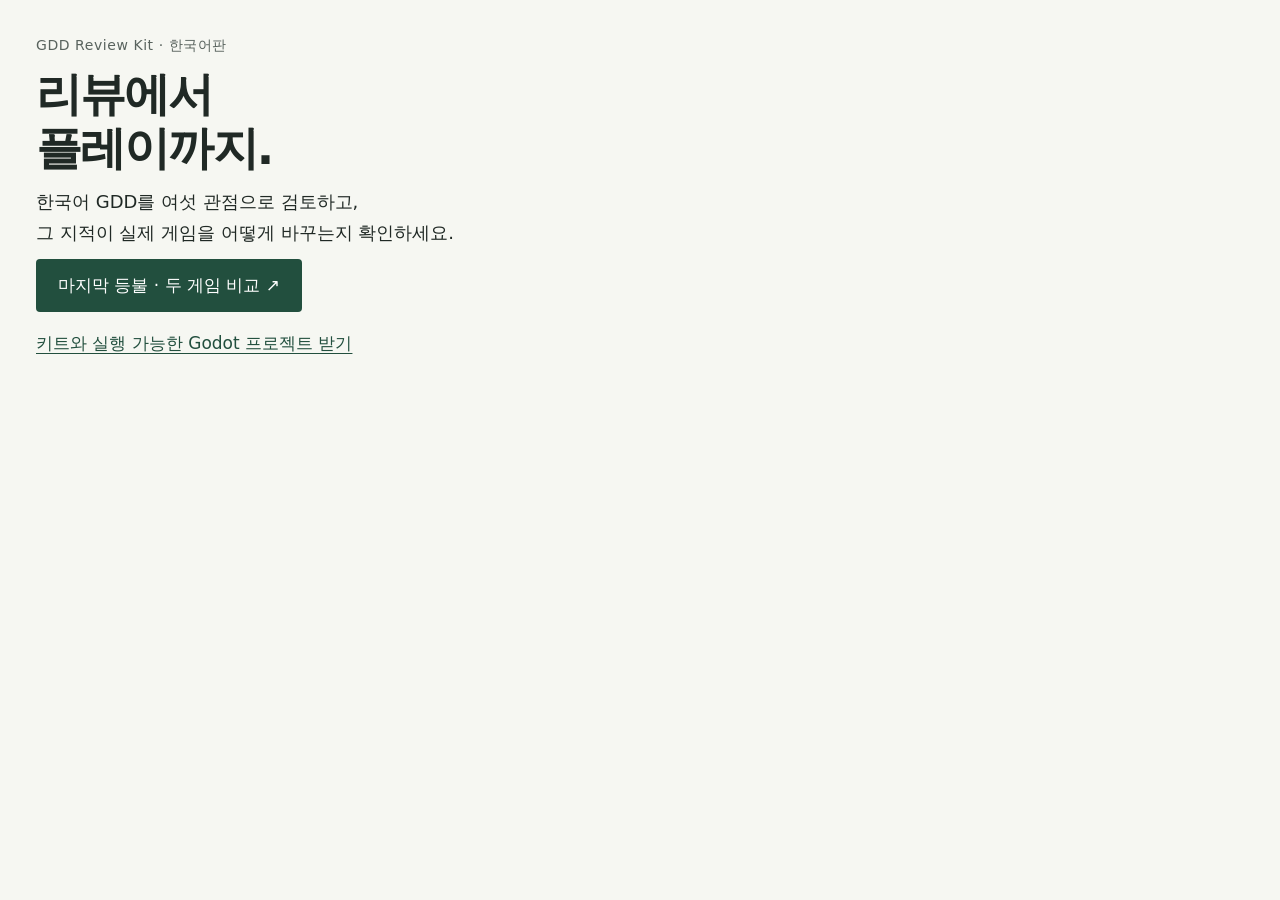
<file: docs/index.html>
<!doctype html>
<html lang="ko"><head><meta charset="utf-8"><meta name="viewport" content="width=device-width,initial-scale=1"><title>GDD Review Kit · 한국어판</title><link rel="stylesheet" href="demo/compare.css"></head><body><main><section class="intro"><p class="eyebrow">GDD Review Kit · 한국어판</p><h1>리뷰에서<br>플레이까지.</h1><p class="lede">한국어 GDD를 여섯 관점으로 검토하고,<br>그 지적이 실제 게임을 어떻게 바꾸는지 확인하세요.</p><a class="primary" href="demo/">마지막 등불 · 두 게임 비교 ↗</a><p><a href="https://github.com/sungkukpark/gdd-review-kit-ko">키트와 실행 가능한 Godot 프로젝트 받기</a></p></section></main></body></html>
</file>
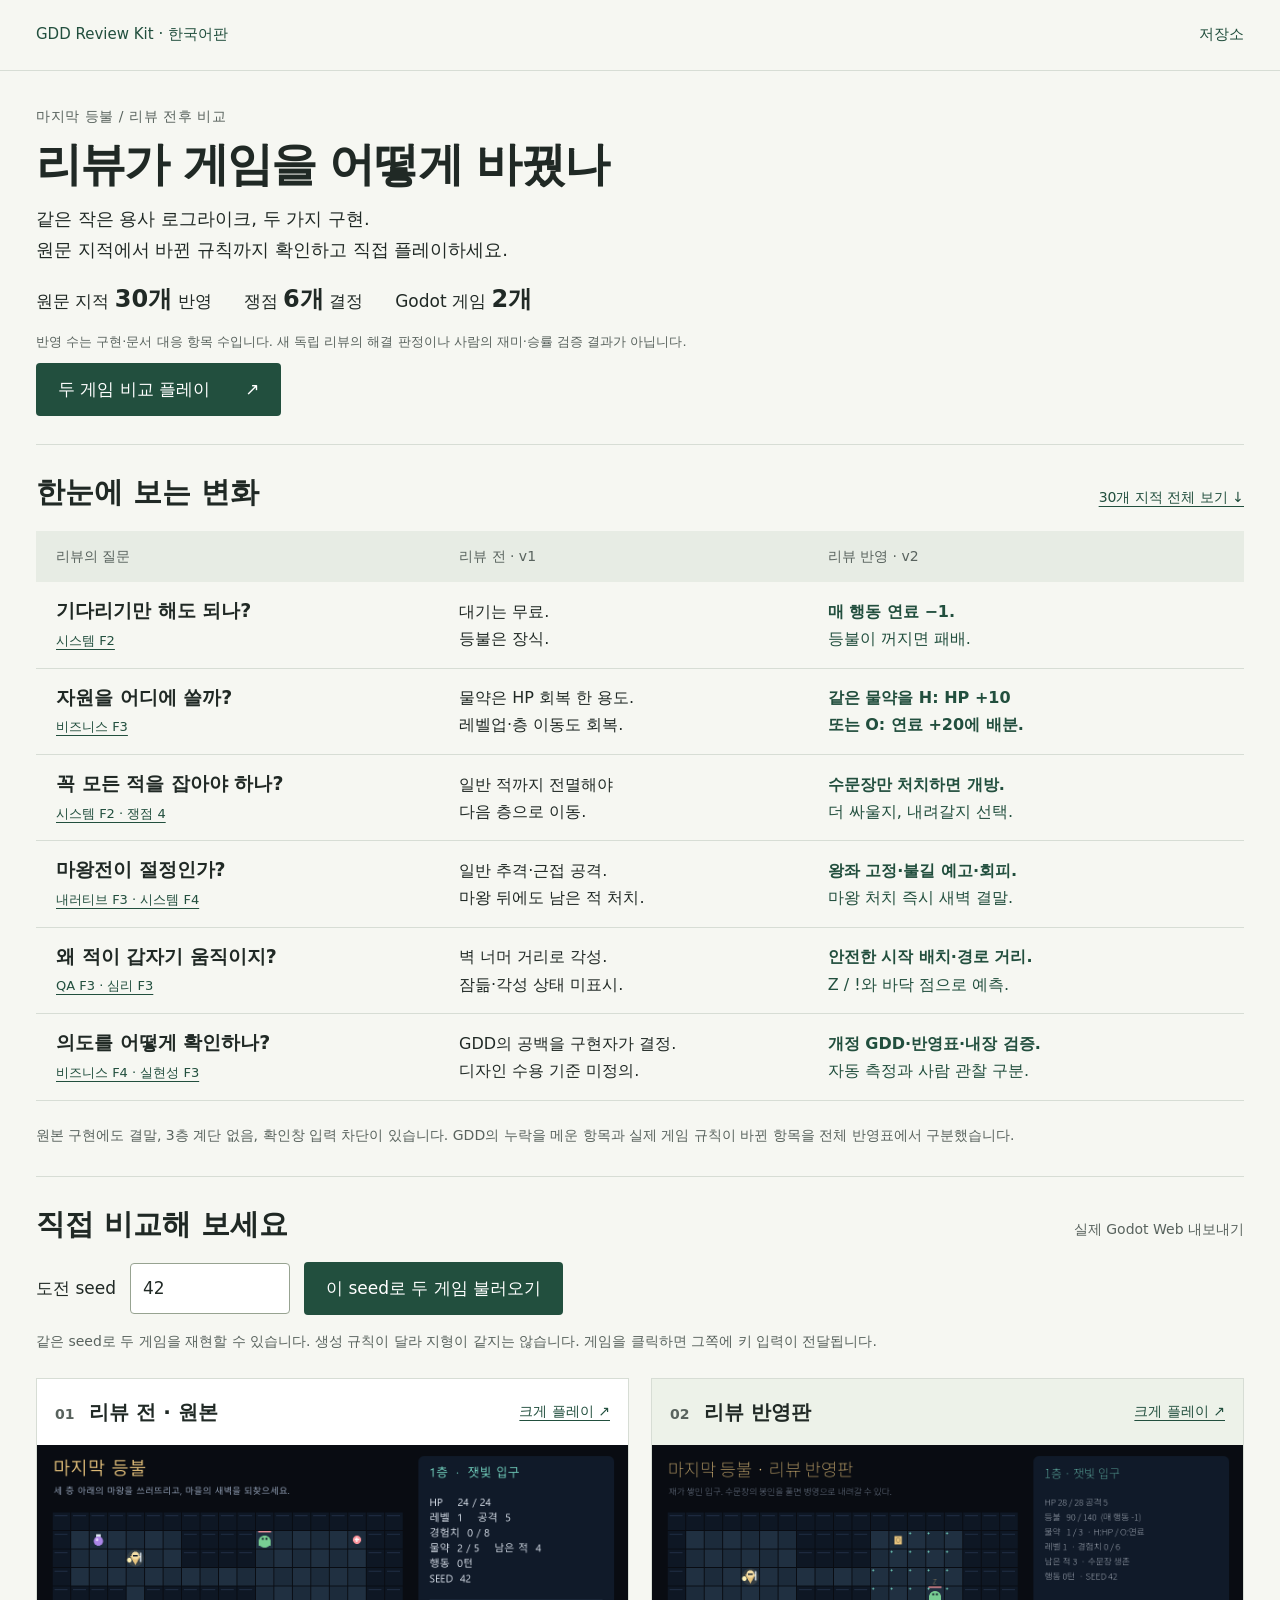
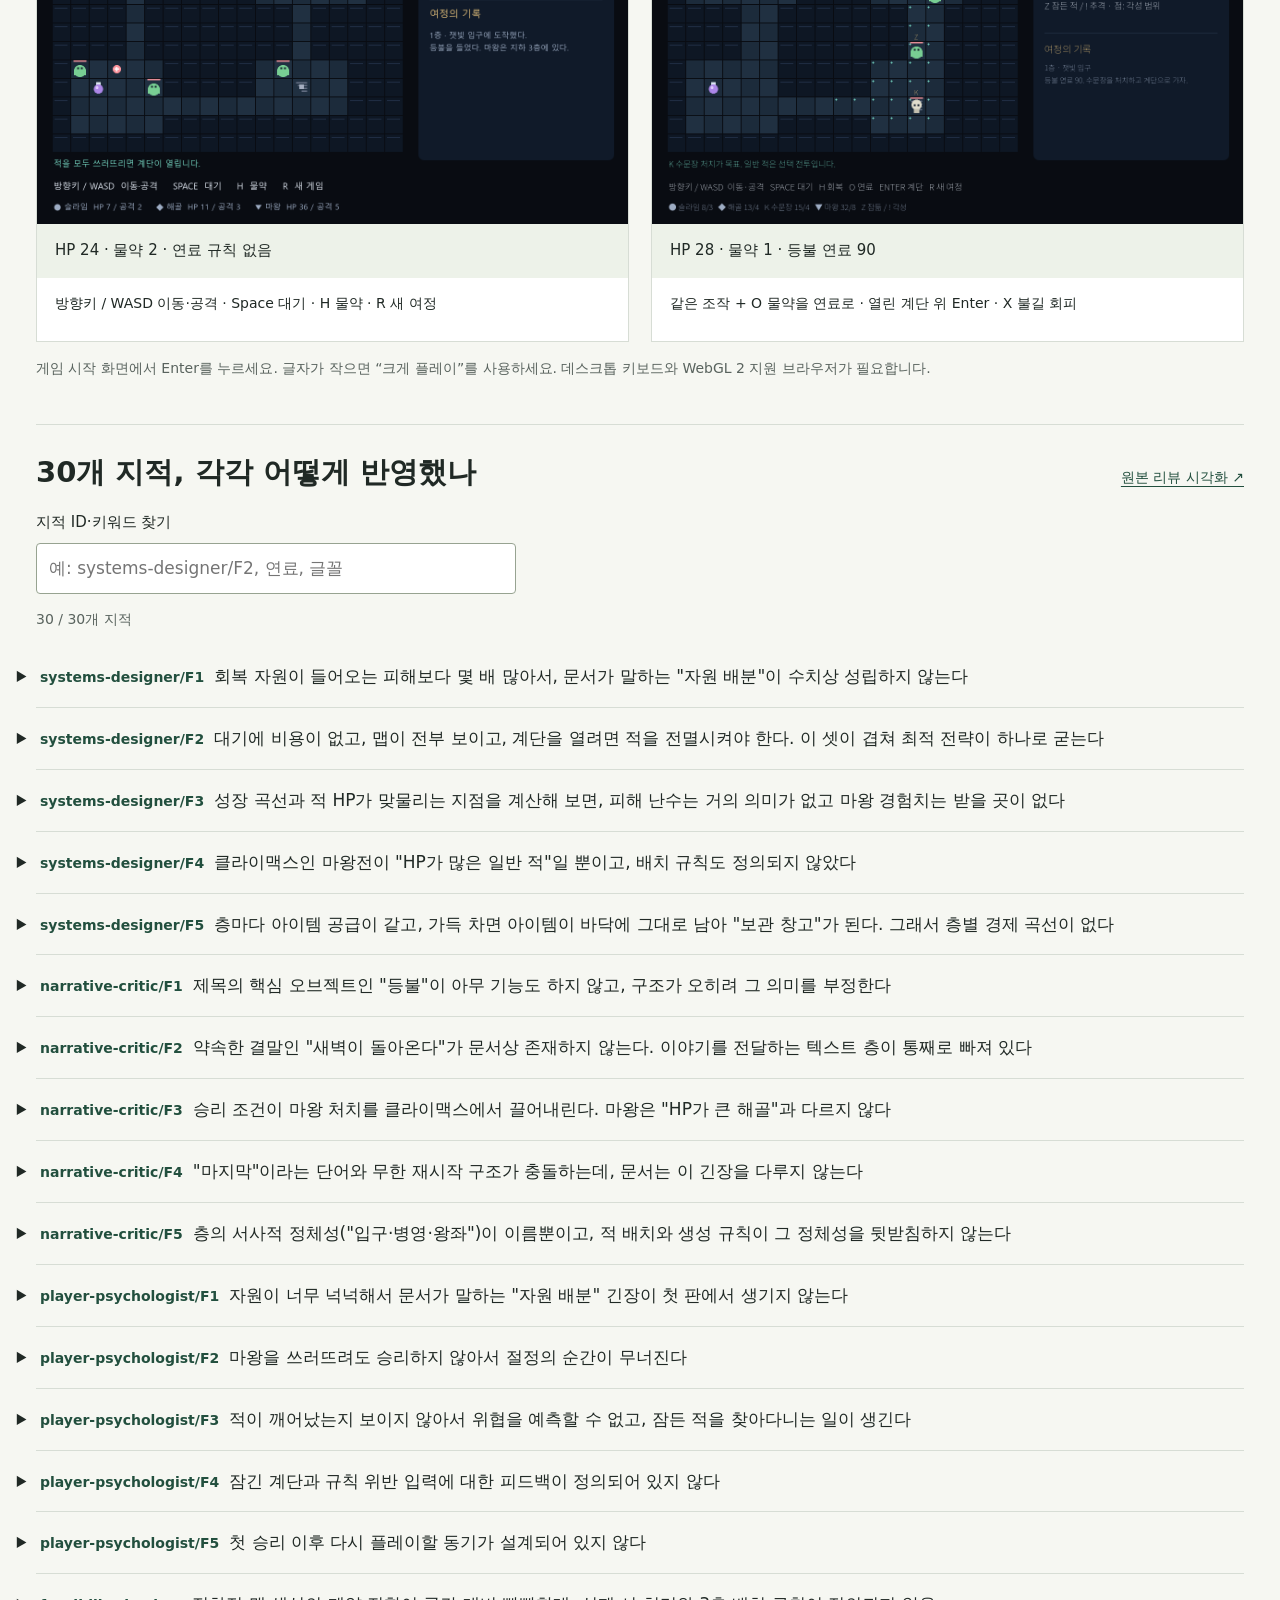
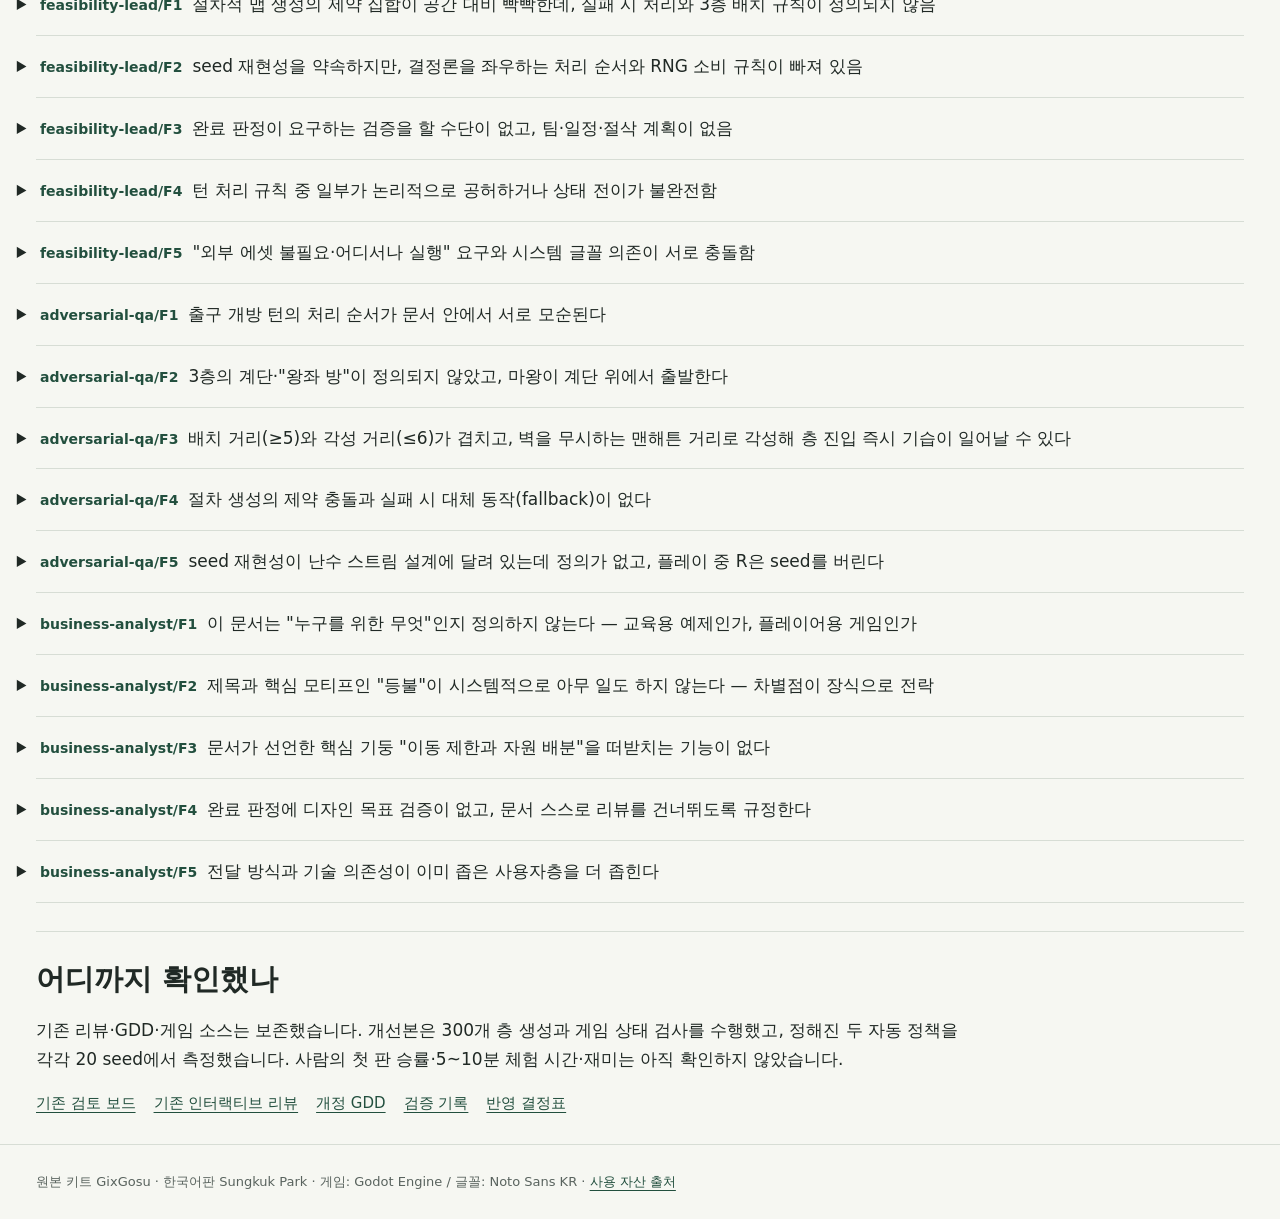
<file: docs/demo/index.html>
<!doctype html>
<html lang="ko">
<head>
  <meta charset="utf-8">
  <meta name="viewport" content="width=device-width,initial-scale=1">
  <link rel="icon" href="data:,">
  <title>리뷰가 게임을 어떻게 바꿨나 · 마지막 등불</title>
  <meta name="description" content="같은 한국어 GDD를 리뷰 없이 구현한 게임과 리뷰를 반영한 게임을 직접 비교합니다. 지적 30개의 반영 내역과 두 Godot 웹 게임을 제공합니다.">
  <link rel="stylesheet" href="compare.css">
  <script src="compare.js" defer></script>
</head>
<body>
  <header class="top"><a href="../index.html">GDD Review Kit · 한국어판</a><a href="https://github.com/sungkukpark/gdd-review-kit-ko">저장소</a></header>
  <main>
    <section class="intro" aria-labelledby="heading">
      <p class="eyebrow">마지막 등불 / 리뷰 전후 비교</p>
      <h1 id="heading">리뷰가 게임을 어떻게 바꿨나</h1>
      <p class="lede">같은 작은 용사 로그라이크, 두 가지 구현.<br>원문 지적에서 바뀐 규칙까지 확인하고 직접 플레이하세요.</p>
      <div class="summary"><span>원문 지적 <strong>30개</strong> 반영</span><span>쟁점 <strong>6개</strong> 결정</span><span>Godot 게임 <strong>2개</strong></span></div>
      <p class="scope">반영 수는 구현·문서 대응 항목 수입니다. 새 독립 리뷰의 해결 판정이나 사람의 재미·승률 검증 결과가 아닙니다.</p>
      <a class="primary" href="#play">두 게임 비교 플레이 <span aria-hidden="true">↗</span></a>
    </section>

    <section class="changes" aria-labelledby="changes-heading">
      <div class="section-head"><h2 id="changes-heading">한눈에 보는 변화</h2><a href="#all-findings">30개 지적 전체 보기 ↓</a></div>
      <div class="column-head"><span>리뷰의 질문</span><span>리뷰 전 · v1</span><span>리뷰 반영 · v2</span></div>
      <article class="change-row"><div><h3>기다리기만 해도 되나?</h3><a href="review-viz.html#f-systems-designer--F2">시스템 F2</a></div><p>대기는 무료.<br>등불은 장식.</p><p><strong>매 행동 연료 −1.</strong><br>등불이 꺼지면 패배.</p></article>
      <article class="change-row"><div><h3>자원을 어디에 쓸까?</h3><a href="review-viz.html#f-business-analyst--F3">비즈니스 F3</a></div><p>물약은 HP 회복 한 용도.<br>레벨업·층 이동도 회복.</p><p><strong>같은 물약을 H: HP +10<br>또는 O: 연료 +20에 배분.</strong></p></article>
      <article class="change-row"><div><h3>꼭 모든 적을 잡아야 하나?</h3><a href="review-viz.html#f-systems-designer--F2">시스템 F2 · 쟁점 4</a></div><p>일반 적까지 전멸해야<br>다음 층으로 이동.</p><p><strong>수문장만 처치하면 개방.</strong><br>더 싸울지, 내려갈지 선택.</p></article>
      <article class="change-row"><div><h3>마왕전이 절정인가?</h3><a href="review-viz.html#f-narrative-critic--F3">내러티브 F3 · 시스템 F4</a></div><p>일반 추격·근접 공격.<br>마왕 뒤에도 남은 적 처치.</p><p><strong>왕좌 고정·불길 예고·회피.</strong><br>마왕 처치 즉시 새벽 결말.</p></article>
      <article class="change-row"><div><h3>왜 적이 갑자기 움직이지?</h3><a href="review-viz.html#f-adversarial-qa--F3">QA F3 · 심리 F3</a></div><p>벽 너머 거리로 각성.<br>잠듦·각성 상태 미표시.</p><p><strong>안전한 시작 배치·경로 거리.</strong><br>Z / !와 바닥 점으로 예측.</p></article>
      <article class="change-row"><div><h3>의도를 어떻게 확인하나?</h3><a href="review-viz.html#f-business-analyst--F4">비즈니스 F4 · 실현성 F3</a></div><p>GDD의 공백을 구현자가 결정.<br>디자인 수용 기준 미정의.</p><p><strong>개정 GDD·반영표·내장 검증.</strong><br>자동 측정과 사람 관찰 구분.</p></article>
      <p class="scope">원본 구현에도 결말, 3층 계단 없음, 확인창 입력 차단이 있습니다. GDD의 누락을 메운 항목과 실제 게임 규칙이 바뀐 항목을 전체 반영표에서 구분했습니다.</p>
    </section>

    <section id="play" aria-labelledby="play-heading">
      <div class="section-head"><h2 id="play-heading">직접 비교해 보세요</h2><span class="small">실제 Godot Web 내보내기</span></div>
      <form id="seed-form"><label for="seed">도전 seed</label><input id="seed" type="number" min="0" max="2147483646" step="1" value="42" required><button type="submit">이 seed로 두 게임 불러오기</button><span id="load-status" role="status"></span></form>
      <p class="scope">같은 seed로 두 게임을 재현할 수 있습니다. 생성 규칙이 달라 지형이 같지는 않습니다. 게임을 클릭하면 그쪽에 키 입력이 전달됩니다.</p>
      <div class="games">
        <article class="game-card" data-version="original"><div class="game-heading"><h3><span>01</span> 리뷰 전 · 원본</h3><a id="original-open" href="original/index.html?seed=42" target="_blank" rel="noopener">크게 플레이 ↗</a></div><div class="screen"><img src="original-preview.png" alt="리뷰 전 원본의 1층. HP와 물약, 적과 계단을 표시합니다." width="1280" height="820"><iframe title="마지막 등불 원본 게임" allow="fullscreen; autoplay" hidden></iframe></div><output id="original-stats">HP 24 · 물약 2 · 연료 규칙 없음</output><p>방향키 / WASD 이동·공격 · Space 대기 · H 물약 · R 새 여정</p></article>
        <article class="game-card reviewed" data-version="reviewed"><div class="game-heading"><h3><span>02</span> 리뷰 반영판</h3><a id="reviewed-open" href="reviewed/index.html?seed=42" target="_blank" rel="noopener">크게 플레이 ↗</a></div><div class="screen"><img src="reviewed-preview.png" alt="리뷰 반영판의 1층. 연료, 수문장, 잠든 적 Z와 각성 범위 점이 보입니다." width="1280" height="820"><iframe title="마지막 등불 리뷰 반영 게임" allow="fullscreen; autoplay" hidden></iframe></div><output id="reviewed-stats">HP 28 · 물약 1 · 등불 연료 90</output><p>같은 조작 + O 물약을 연료로 · 열린 계단 위 Enter · X 불길 회피</p></article>
      </div>
      <p class="scope">게임 시작 화면에서 Enter를 누르세요. 글자가 작으면 “크게 플레이”를 사용하세요. 데스크톱 키보드와 WebGL 2 지원 브라우저가 필요합니다.</p>
    </section>

    <section id="all-findings" aria-labelledby="all-heading">
      <div class="section-head"><h2 id="all-heading">30개 지적, 각각 어떻게 반영했나</h2><a href="review-viz.html">원본 리뷰 시각화 ↗</a></div>
      <label class="search-label" for="search">지적 ID·키워드 찾기</label><input id="search" type="search" placeholder="예: systems-designer/F2, 연료, 글꼴"><p id="finding-count" role="status">반영 내역을 불러오는 중입니다.</p>
      <div id="findings"></div>
      <noscript>전체 반영 내역은 저장소의 examples/last-lantern-reviewed/review-response.md에서 확인하세요.</noscript>
    </section>

    <section class="evidence" aria-labelledby="evidence-heading"><h2 id="evidence-heading">어디까지 확인했나</h2><p>기존 리뷰·GDD·게임 소스는 보존했습니다. 개선본은 300개 층 생성과 게임 상태 검사를 수행했고, 정해진 두 자동 정책을 각각 20 seed에서 측정했습니다. 사람의 첫 판 승률·5~10분 체험 시간·재미는 아직 확인하지 않았습니다.</p><div class="evidence-links"><a href="review-board.html">기존 검토 보드</a><a href="review-viz.html">기존 인터랙티브 리뷰</a><a href="https://github.com/sungkukpark/gdd-review-kit-ko/blob/main/examples/last-lantern-reviewed/gdd.txt">개정 GDD</a><a href="https://github.com/sungkukpark/gdd-review-kit-ko/blob/main/examples/last-lantern-reviewed/VALIDATION.md">검증 기록</a><a href="https://github.com/sungkukpark/gdd-review-kit-ko/blob/main/examples/last-lantern-reviewed/review-response.md">반영 결정표</a></div></section>
  </main>
  <footer>원본 키트 GixGosu · 한국어판 Sungkuk Park · 게임: Godot Engine / 글꼴: Noto Sans KR · <a href="../THIRD-PARTY.md">사용 자산 출처</a></footer>
</body>
</html>
</file>
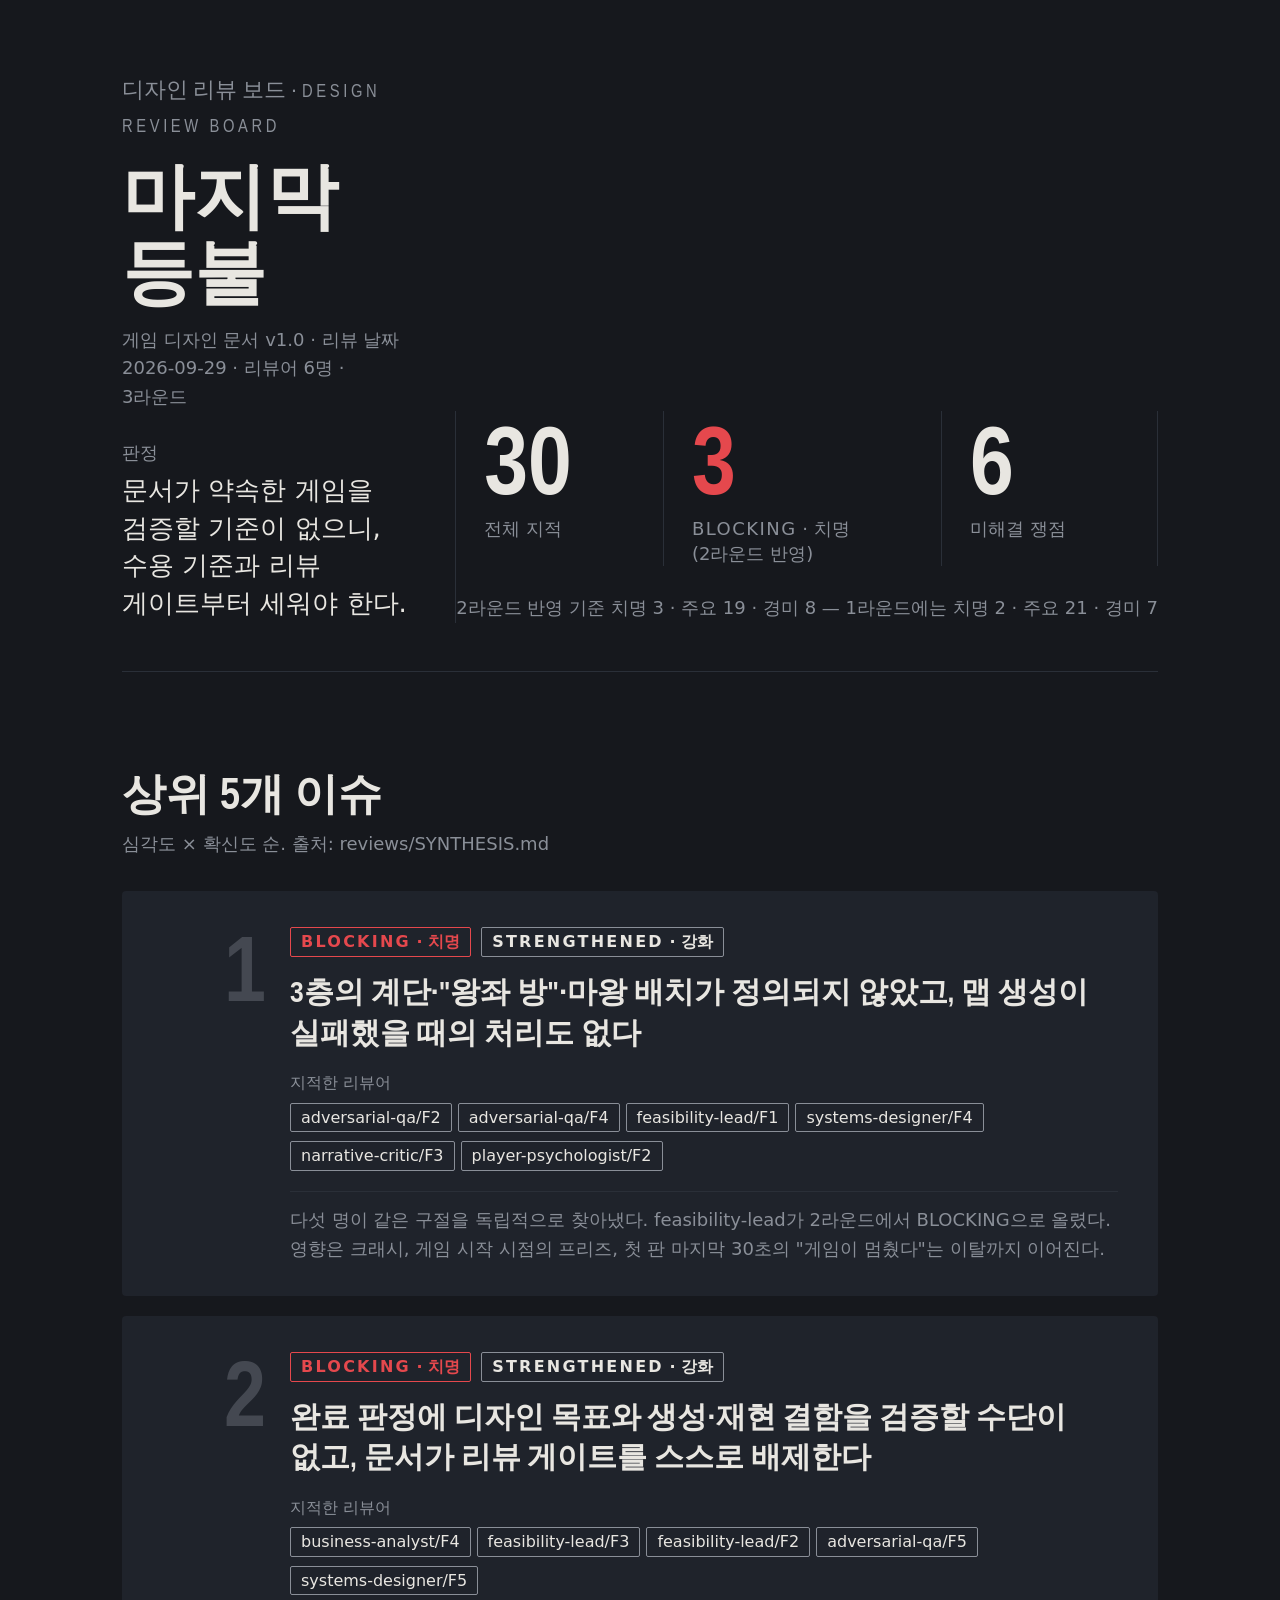
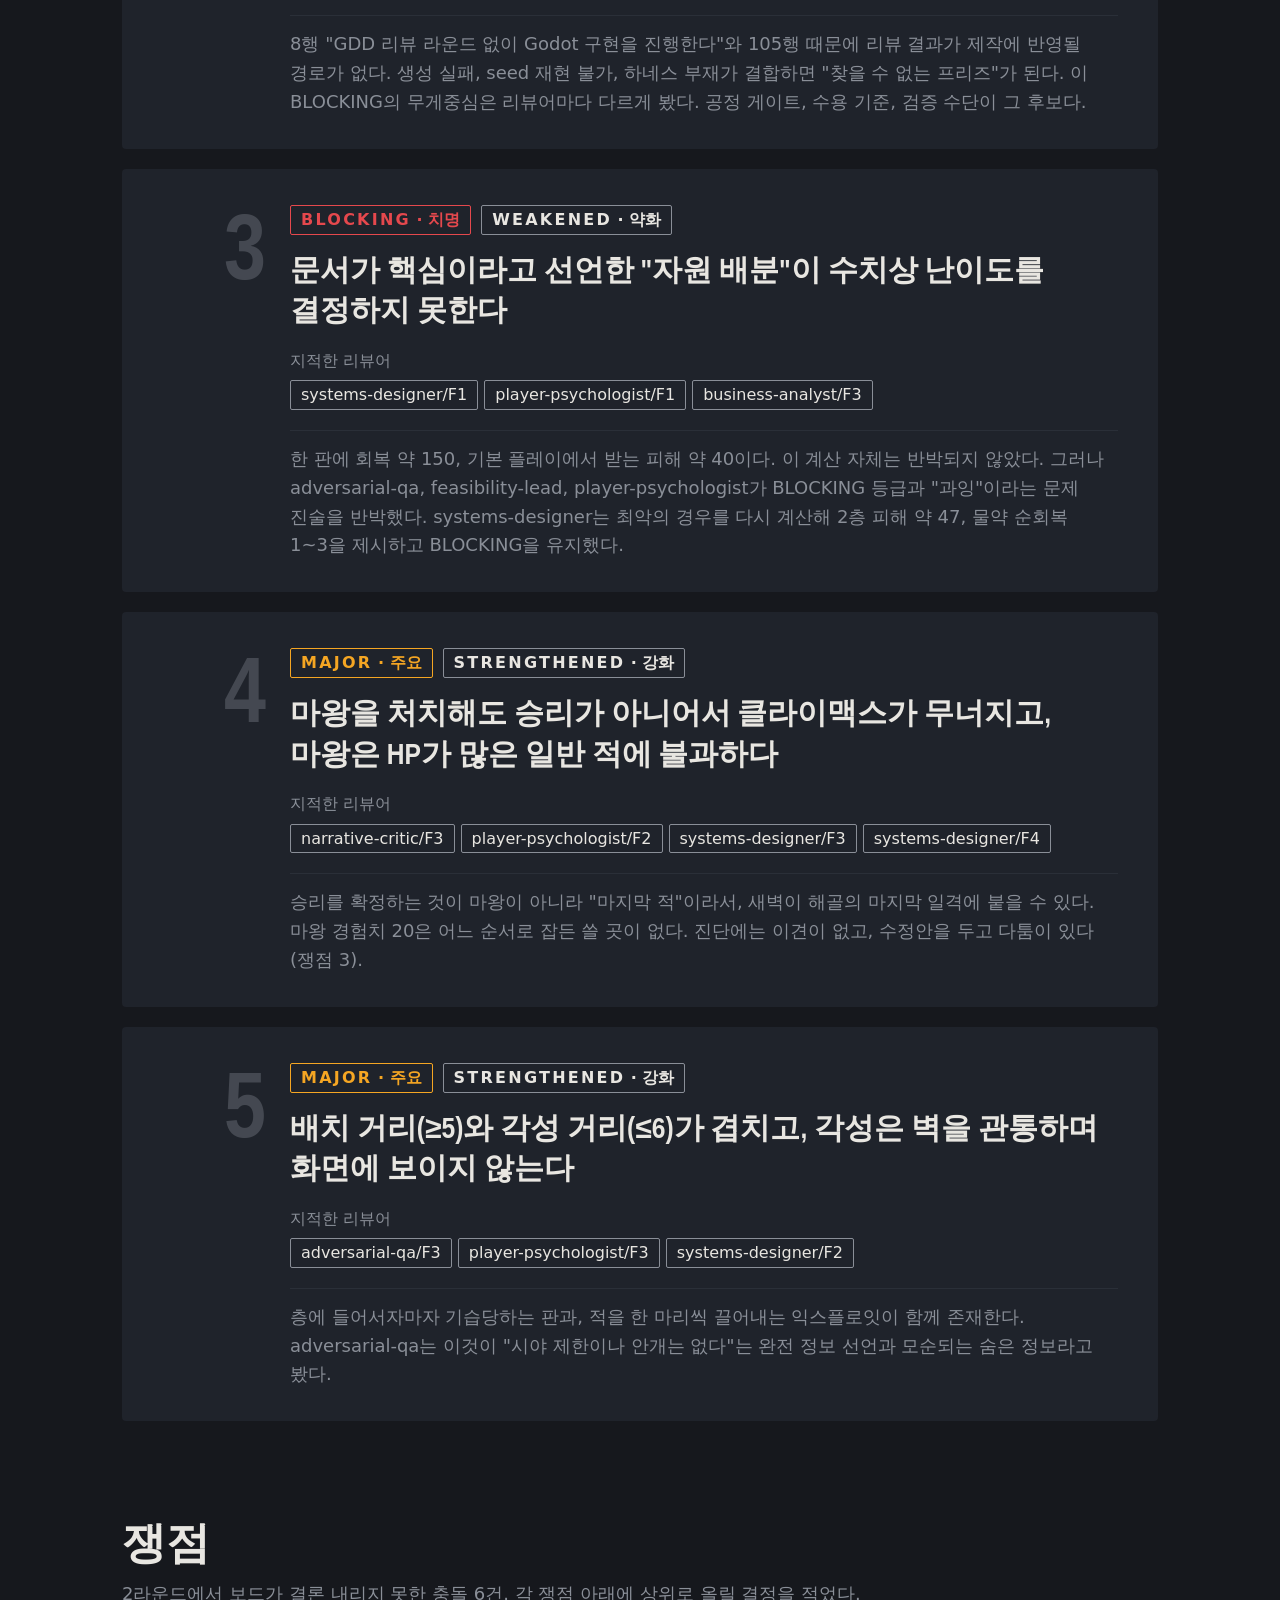
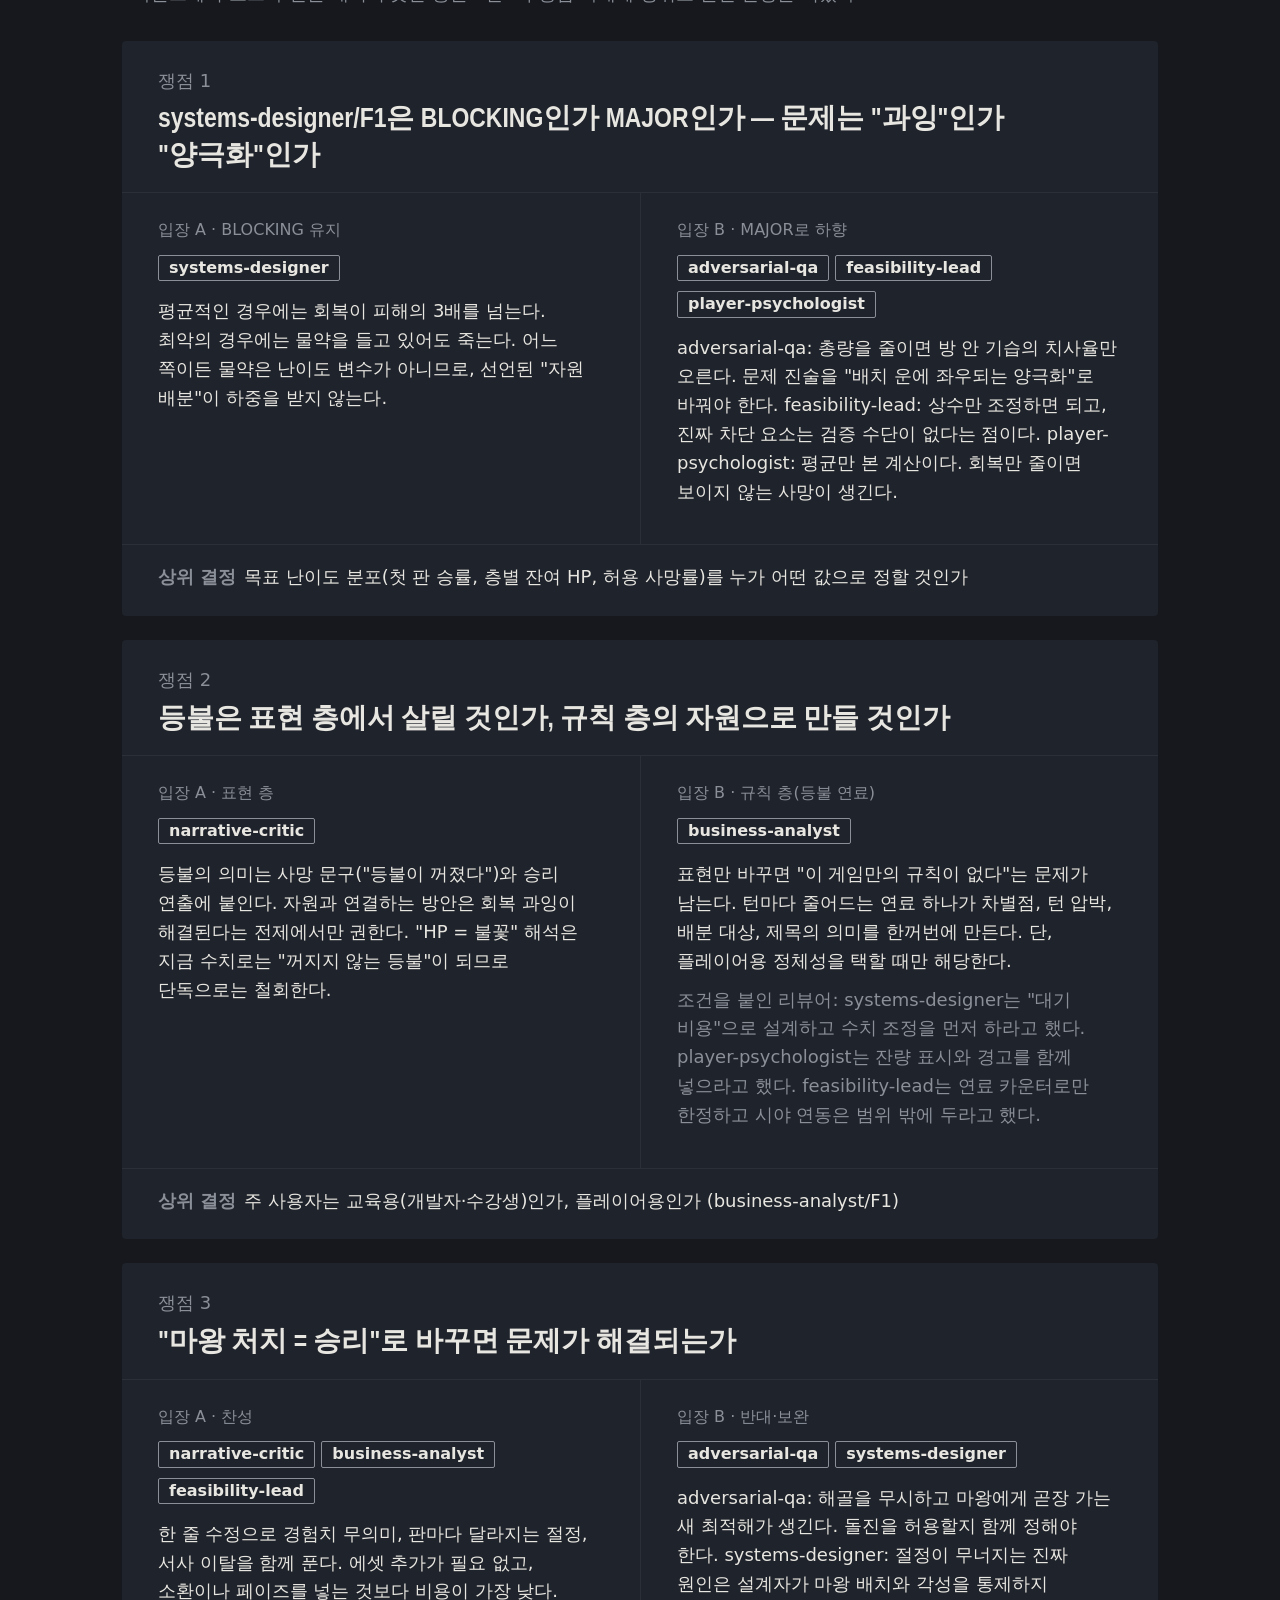
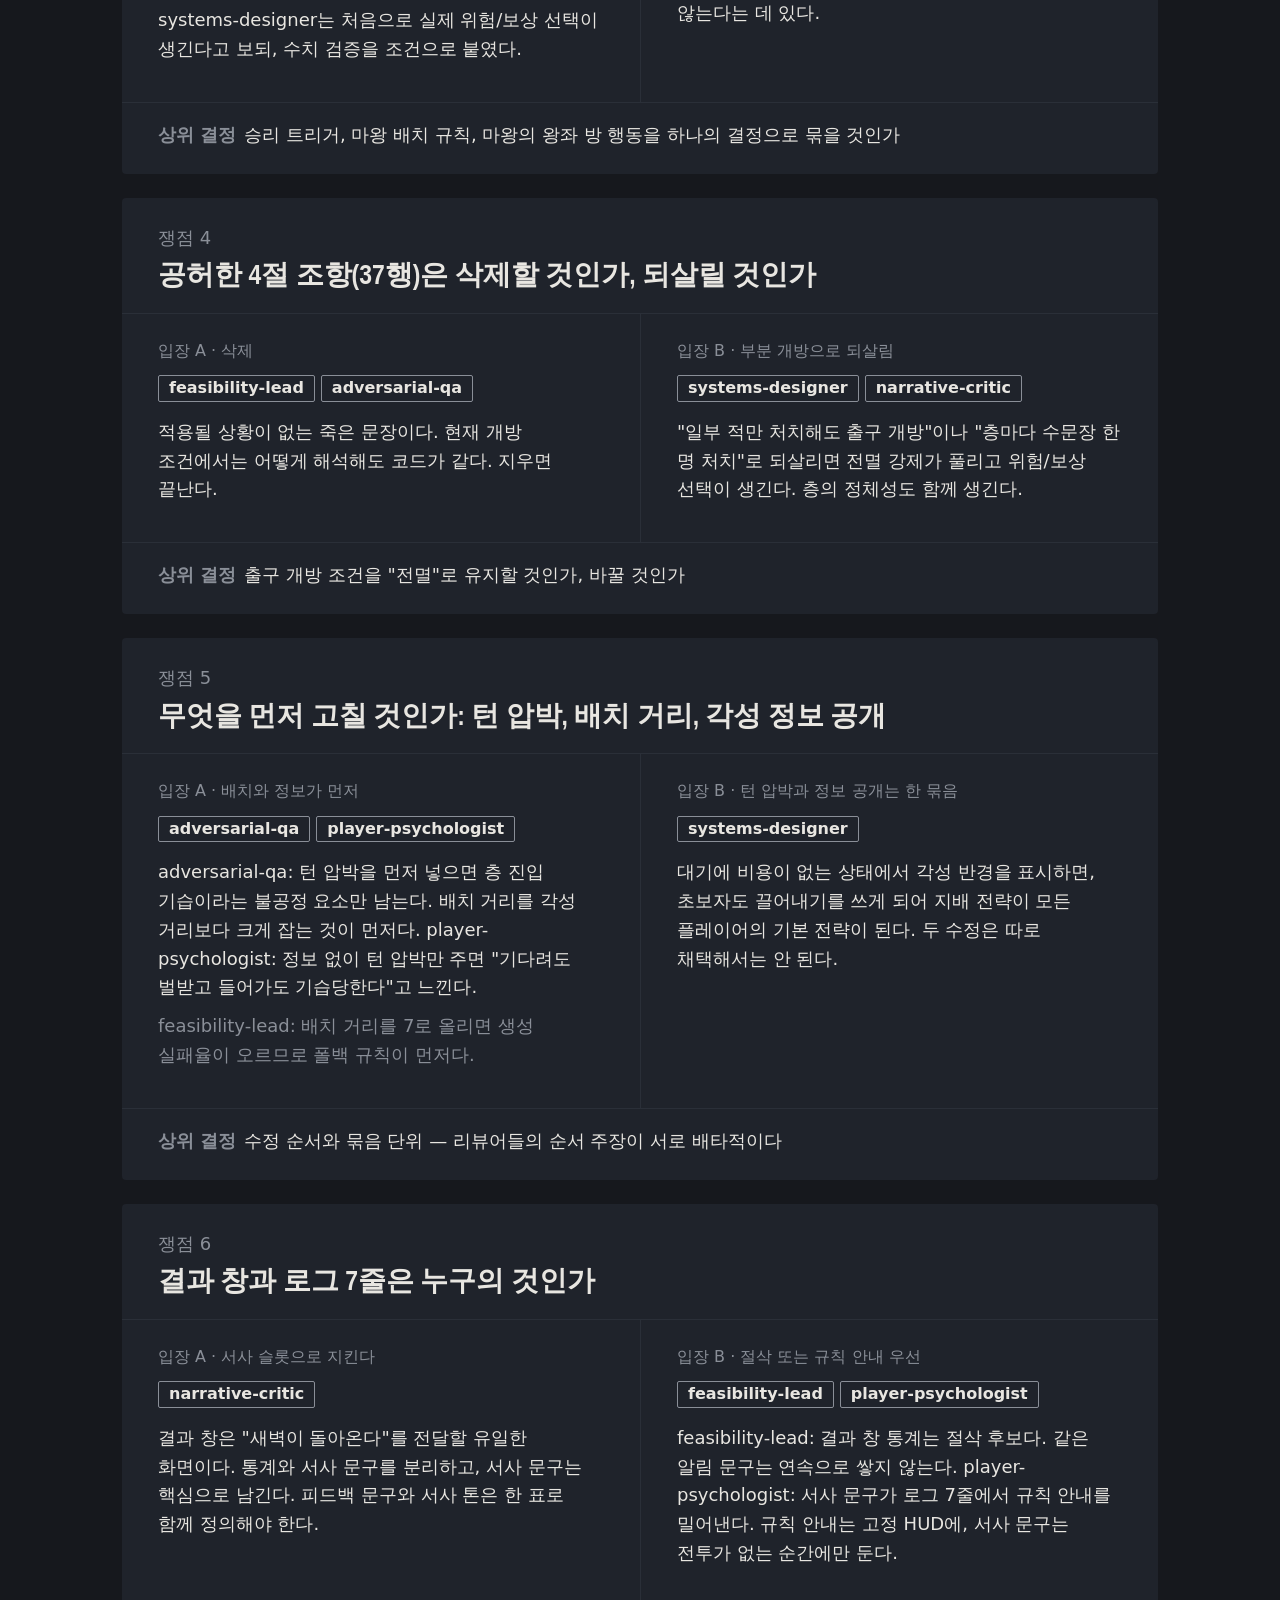
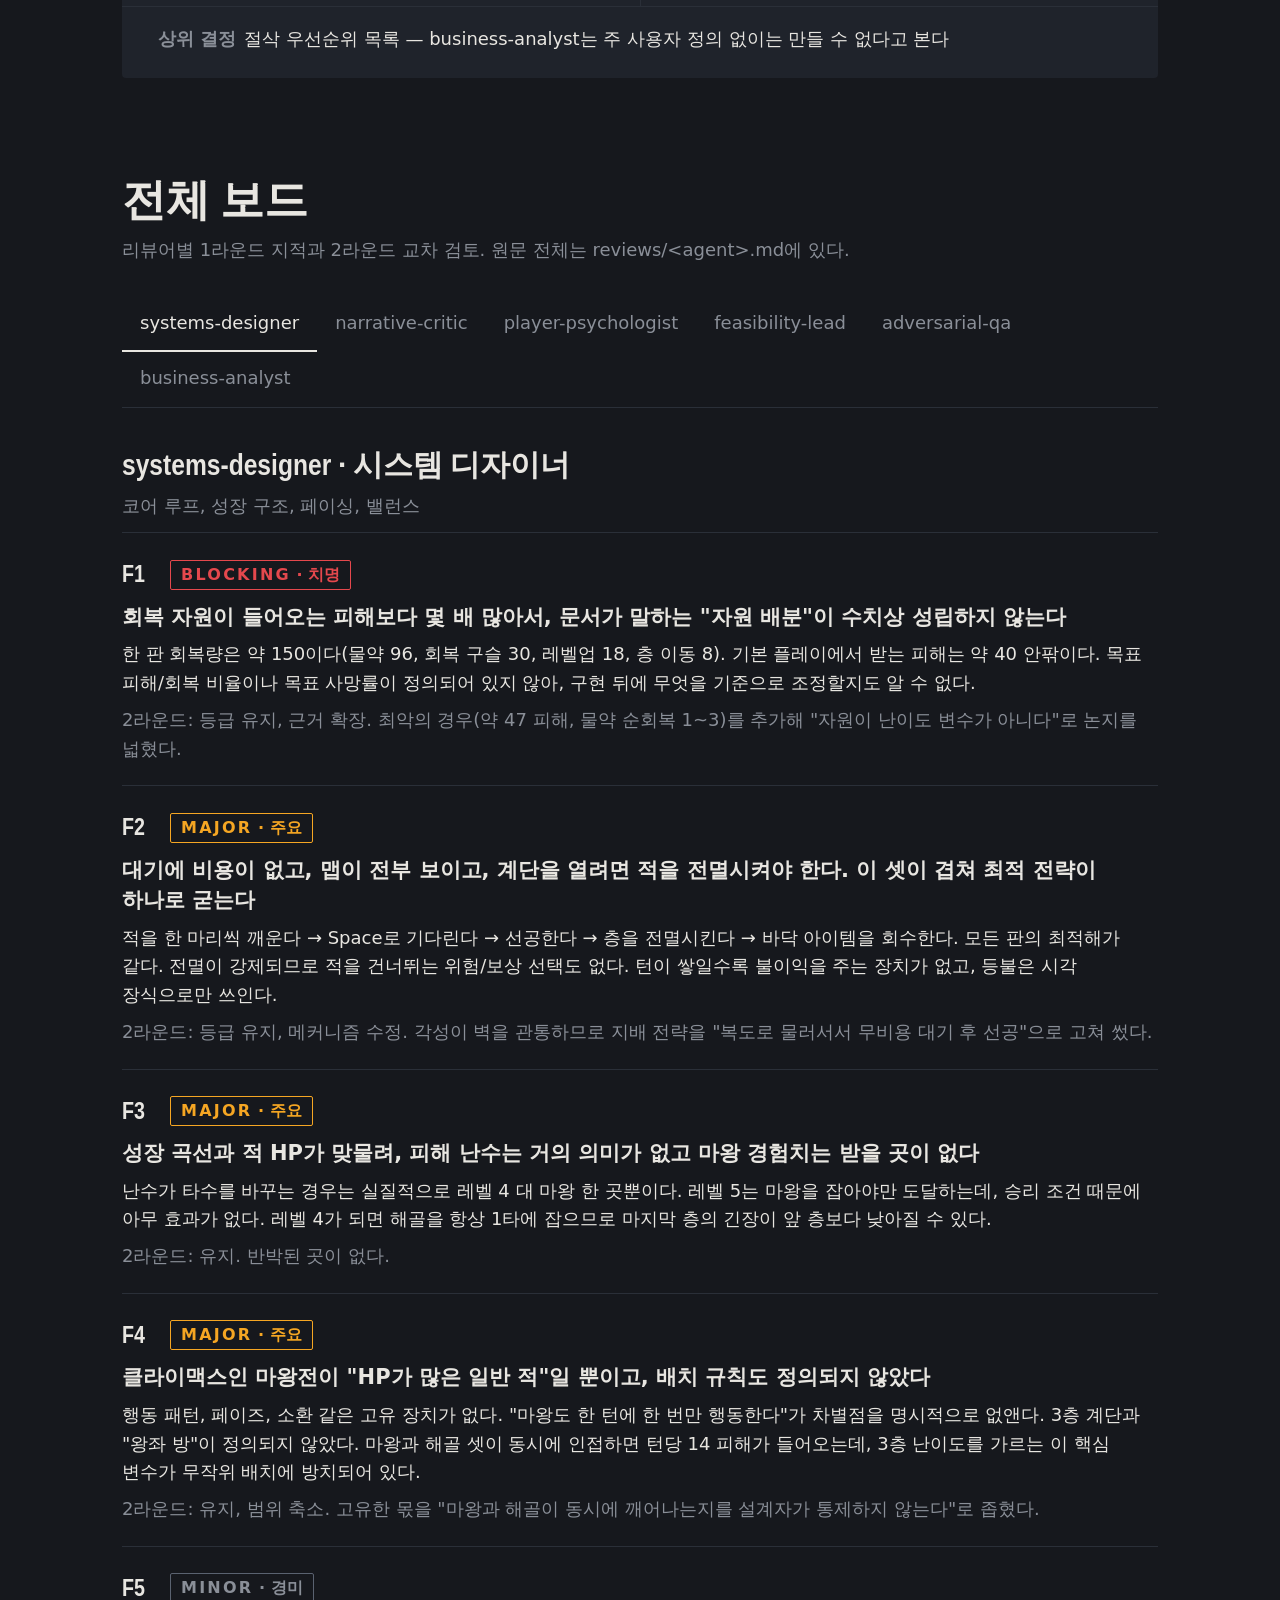
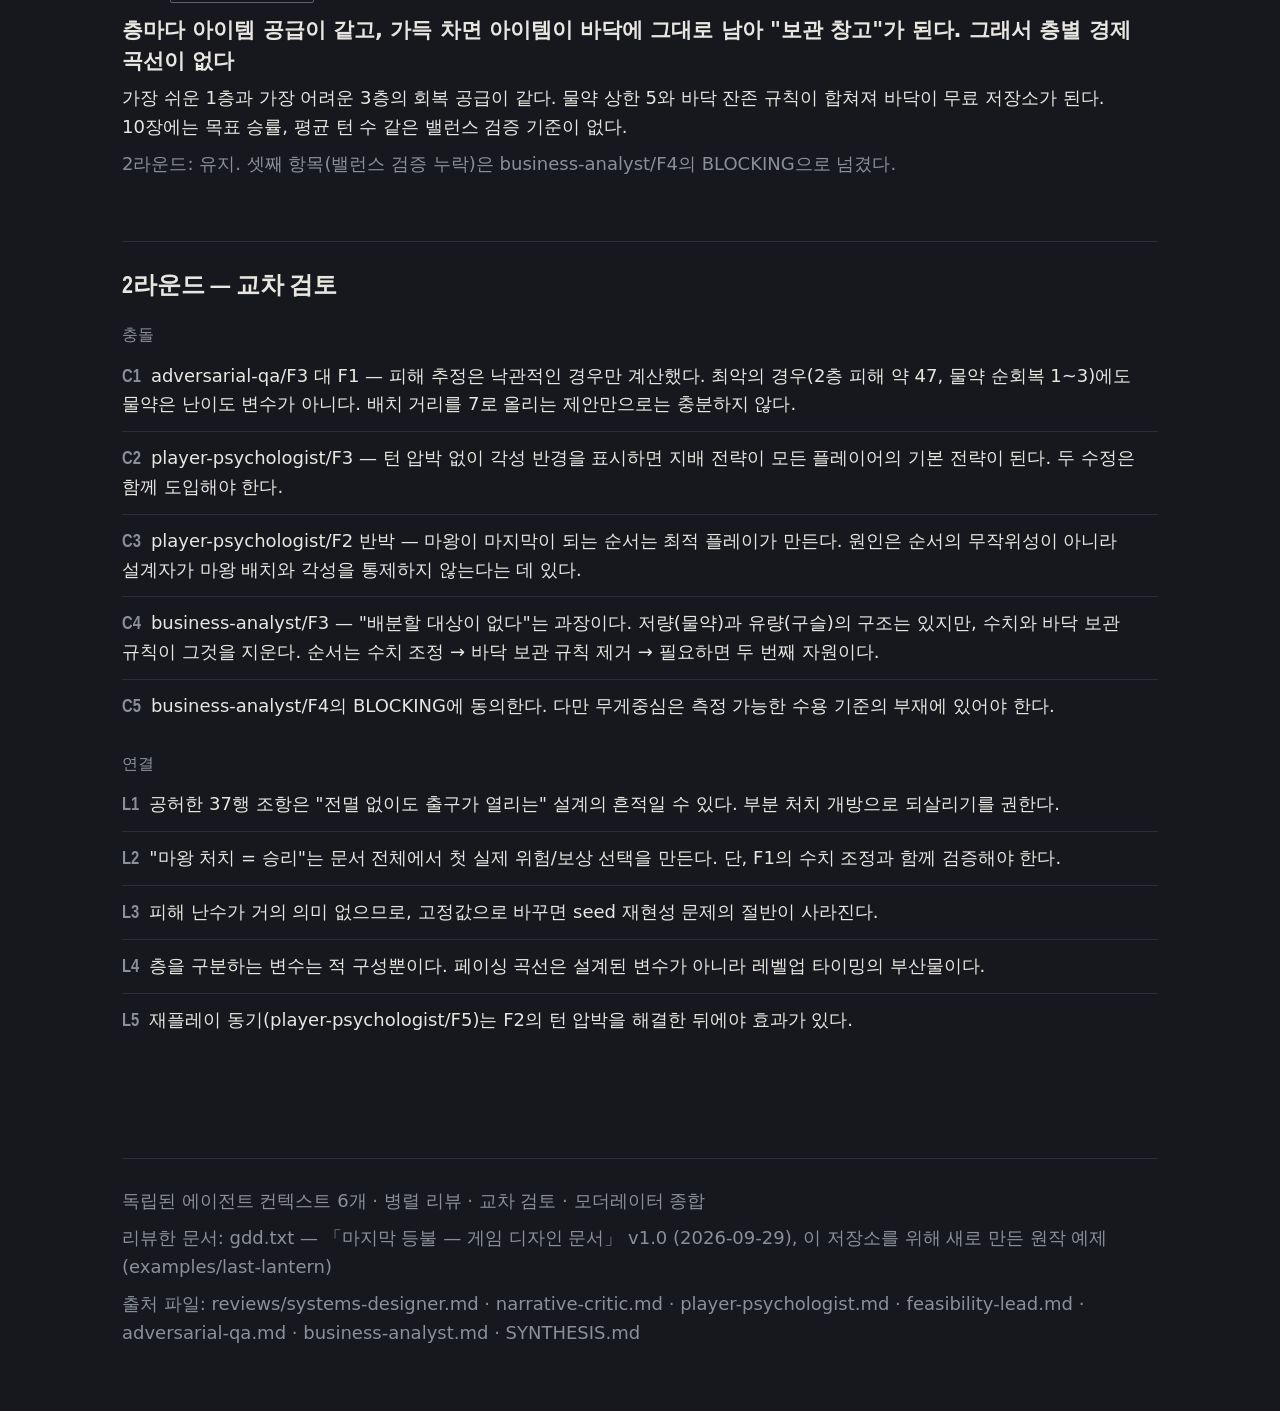
<file: docs/demo/review-board.html>
<!DOCTYPE html>
<html lang="ko">
<head>
<meta charset="utf-8">
<meta name="viewport" content="width=device-width, initial-scale=1">
<title>디자인 리뷰 보드 — 마지막 등불 GDD v1.0</title>
<style>
  :root {
    --bg: #16181D;
    --panel: #1F232B;
    --text: #E8E6E1;
    --muted: #8A8F98;
    --line: #2A2F38;
    --blocking: #E5484D;
    --major: #F5A623;
    --minor: #5A6270;
    --display: "Arial Narrow", "Helvetica Neue Condensed", "Roboto Condensed", "Liberation Sans Narrow", "Pretendard", "Apple SD Gothic Neo", "Malgun Gothic", "Noto Sans KR", sans-serif;
    --body: system-ui, -apple-system, "Segoe UI", Roboto, "Pretendard", "Apple SD Gothic Neo", "Malgun Gothic", "Noto Sans KR", sans-serif;
  }
  * { box-sizing: border-box; }
  html { background: var(--bg); }
  body {
    margin: 0;
    background: var(--bg);
    color: var(--text);
    font-family: var(--body);
    font-size: 20px;
    line-height: 1.6;
    word-break: keep-all;
    overflow-wrap: break-word;
  }
  .wrap { max-width: 1100px; margin: 0 auto; padding: 72px 32px 56px; }
  section { margin-top: 96px; }
  section:first-of-type { margin-top: 0; }
  h2 {
    font-family: var(--display);
    font-size: 44px;
    line-height: 1.15;
    font-weight: 700;
    margin: 0 0 12px;
  }
  .section-note { color: var(--muted); font-size: 18px; margin: 0 0 32px; }
  .en { text-transform: uppercase; letter-spacing: 0.12em; }
  .muted { color: var(--muted); }

  /* 마스트헤드 */
  .masthead { display: grid; grid-template-columns: minmax(0, 1fr) auto; gap: 48px; align-items: end; padding-bottom: 48px; border-bottom: 1px solid var(--line); }
  .masthead > * { min-width: 0; }
  .eyebrow { font-family: var(--display); font-size: 22px; color: var(--muted); margin: 0 0 16px; }
  .eyebrow .en { letter-spacing: 0.2em; font-size: 18px; }
  h1 { font-family: var(--display); font-size: 72px; line-height: 1.05; font-weight: 700; margin: 0 0 16px; }
  .meta { color: var(--muted); font-size: 18px; margin: 0 0 28px; }
  .verdict { font-size: 26px; line-height: 1.45; margin: 0; max-width: 680px; }
  .verdict-label { display: block; font-size: 18px; color: var(--muted); margin-bottom: 6px; }
  .stats { display: grid; grid-template-columns: repeat(3, minmax(130px, auto)); gap: 0; border-left: 1px solid var(--line); }
  .stat { padding: 0 28px; border-right: 1px solid var(--line); min-width: 0; }
  .stat-num { font-family: var(--display); font-size: 96px; line-height: 1; font-weight: 700; }
  .stat-num.blocking { color: var(--blocking); }
  .stat-label { font-size: 18px; color: var(--muted); margin-top: 10px; line-height: 1.35; }
  .stat-label .en { letter-spacing: 0.08em; }
  .breakdown { margin-top: 28px; font-size: 18px; color: var(--muted); grid-column: 1 / -1; }

  /* 태그: 검사 도장 */
  .sev, .xr {
    display: inline-block;
    max-width: 100%;
    border: 1px solid;
    border-radius: 2px;
    background: transparent;
    padding: 2px 10px;
    font-size: 16px;
    line-height: 1.5;
    font-weight: 700;
    white-space: nowrap;
    vertical-align: middle;
  }
  .sev .en, .xr .en { letter-spacing: 0.14em; }
  .sev-b { color: var(--blocking); border-color: var(--blocking); }
  .sev-m { color: var(--major); border-color: var(--major); }
  .sev-n { color: var(--muted); border-color: var(--minor); }
  .xr { color: var(--text); border-color: var(--muted); font-weight: 600; }
  .arrow { color: var(--muted); margin: 0 6px; }

  .chip {
    display: inline-block;
    max-width: 100%;
    border: 1px solid var(--muted);
    border-radius: 2px;
    padding: 1px 10px;
    font-size: 16px;
    color: var(--text);
    margin: 0 6px 6px 0;
    white-space: nowrap;
  }

  /* 상위 5개 */
  .issue { display: grid; grid-template-columns: 120px minmax(0, 1fr); gap: 24px; background: var(--panel); border-radius: 4px; padding: 36px 40px 32px 24px; margin-bottom: 20px; }
  .rank { font-family: var(--display); font-size: 92px; line-height: 0.9; font-weight: 700; color: var(--muted); opacity: 0.35; text-align: right; }
  .issue-tags { display: flex; flex-wrap: wrap; gap: 10px; align-items: center; margin-bottom: 14px; }
  .issue-statement { font-family: var(--display); font-size: 30px; line-height: 1.35; font-weight: 700; margin: 0 0 18px; }
  .issue-by { font-size: 16px; color: var(--muted); margin-bottom: 4px; }
  .issue-detail { font-size: 18px; color: var(--muted); margin: 14px 0 0; padding-top: 14px; border-top: 1px solid var(--line); }

  /* 쟁점 */
  .dispute { background: var(--panel); border-radius: 4px; margin-bottom: 24px; }
  .dispute-head { padding: 26px 36px 20px; border-bottom: 1px solid var(--line); }
  .dispute-head h3 { font-family: var(--display); font-size: 28px; line-height: 1.3; margin: 0; }
  .dispute-no { color: var(--muted); font-size: 18px; display: block; margin-bottom: 4px; }
  .sides { display: grid; grid-template-columns: repeat(2, minmax(0, 1fr)); }
  .side { padding: 24px 36px 28px; }
  .side + .side { border-left: 1px solid var(--line); }
  .side-label { font-size: 16px; color: var(--muted); margin-bottom: 8px; }
  .side h4 { font-size: 22px; margin: 0 0 10px; line-height: 1.4; }
  .side p { font-size: 18px; margin: 0 0 10px; }
  .decision { padding: 18px 36px 24px; border-top: 1px solid var(--line); font-size: 18px; }
  .decision b { color: var(--muted); font-weight: 600; margin-right: 8px; }
  .empty { color: var(--muted); font-size: 22px; }

  /* 전체 보드 */
  .tabs { display: flex; flex-wrap: wrap; gap: 0; border-bottom: 1px solid var(--line); margin-bottom: 8px; }
  .tab {
    font: inherit;
    font-size: 18px;
    background: transparent;
    color: var(--muted);
    border: 0;
    border-bottom: 2px solid transparent;
    padding: 12px 18px;
    cursor: pointer;
  }
  .tab[aria-selected="true"] { color: var(--text); border-bottom-color: var(--text); }
  .tab:focus-visible { outline: 1px solid var(--text); outline-offset: -1px; }
  .js .panel[hidden] { display: none; }
  .panel-title { font-family: var(--display); font-size: 30px; margin: 32px 0 4px; }
  .panel-sub { color: var(--muted); font-size: 18px; margin: 0 0 12px; }
  .finding { padding: 22px 0; border-top: 1px solid var(--line); }
  .finding-head { display: flex; flex-wrap: wrap; gap: 12px; align-items: center; margin-bottom: 8px; }
  .fid { font-family: var(--display); font-size: 24px; font-weight: 700; min-width: 36px; }
  .finding h4 { font-size: 21px; line-height: 1.45; margin: 0 0 8px; }
  .finding p { font-size: 18px; margin: 0; }
  .rev { font-size: 18px; color: var(--muted); margin-top: 8px !important; }
  .r2 { margin-top: 40px; }
  .r2 h5 { font-family: var(--display); font-size: 24px; margin: 0 0 4px; padding-top: 24px; border-top: 1px solid var(--line); }
  .r2 ul { list-style: none; margin: 0; padding: 0; }
  .r2 li { font-size: 18px; padding: 12px 0; border-bottom: 1px solid var(--line); }
  .r2 li:last-child { border-bottom: 0; }
  .r2 .k { font-family: var(--display); font-weight: 700; margin-right: 10px; color: var(--muted); }
  .r2-group { font-size: 16px; color: var(--muted); margin: 18px 0 2px; }

  footer { margin-top: 112px; padding-top: 28px; border-top: 1px solid var(--line); color: var(--muted); font-size: 18px; }
  footer p { margin: 0 0 8px; }

  @media (max-width: 860px) {
    .masthead { grid-template-columns: minmax(0, 1fr); }
    .stats { grid-template-columns: repeat(3, minmax(0, 1fr)); border-left: 0; }
    .stat:first-child { padding-left: 0; }
    .sides { grid-template-columns: minmax(0, 1fr); }
    .side + .side { border-left: 0; border-top: 1px solid var(--line); }
    .issue { grid-template-columns: minmax(0, 1fr); padding: 28px; }
    .rank { text-align: left; }
    h1 { font-size: 52px; }
  }

  @media (max-width: 480px) {
    .wrap { padding: 48px 16px 40px; }
    h1 { font-size: 44px; }
    h2 { font-size: 36px; }
    .stat { padding: 0 10px; }
    .stat-num { font-size: 64px; }
    .stat-label { font-size: 16px; overflow-wrap: anywhere; }
    .stat-label .en { letter-spacing: 0.04em; }
    .issue { padding: 24px 20px; }
    .issue-statement { font-size: 26px; }
    .dispute-head, .side, .decision { padding-left: 20px; padding-right: 20px; }
    .dispute-head h3 { font-size: 24px; }
    .sev, .xr, .chip { white-space: normal; overflow-wrap: anywhere; }
    .tab { padding: 10px 12px; }
  }

  @media (prefers-reduced-motion: no-preference) {
    .fade { animation: fadeUp 0.6s ease-out both; }
    @keyframes fadeUp { from { opacity: 0; transform: translateY(12px); } to { opacity: 1; transform: none; } }
  }
</style>
</head>
<body>
<div class="wrap">

<!-- 1. 마스트헤드 -->
<section class="fade" aria-label="마스트헤드">
  <div class="masthead">
    <div>
      <p class="eyebrow">디자인 리뷰 보드 · <span class="en">Design Review Board</span></p>
      <h1>마지막 등불</h1>
      <p class="meta">게임 디자인 문서 v1.0 · 리뷰 날짜 2026-09-29 · 리뷰어 6명 · 3라운드</p>
      <p class="verdict"><span class="verdict-label">판정</span>문서가 약속한 게임을 검증할 기준이 없으니, 수용 기준과 리뷰 게이트부터 세워야 한다.</p>
    </div>
    <div class="stats">
      <div class="stat">
        <div class="stat-num">30</div>
        <div class="stat-label">전체 지적</div>
      </div>
      <div class="stat">
        <div class="stat-num blocking">3</div>
        <div class="stat-label"><span class="en">Blocking</span> · 치명<br>(2라운드 반영)</div>
      </div>
      <div class="stat">
        <div class="stat-num">6</div>
        <div class="stat-label">미해결 쟁점</div>
      </div>
      <div class="breakdown">2라운드 반영 기준 치명 3 · 주요 19 · 경미 8 — 1라운드에는 치명 2 · 주요 21 · 경미 7</div>
    </div>
  </div>
</section>

<!-- 2. 상위 5개 이슈 -->
<section class="fade" aria-labelledby="top5">
  <h2 id="top5">상위 5개 이슈</h2>
  <p class="section-note">심각도 × 확신도 순. 출처: reviews/SYNTHESIS.md</p>

  <article class="issue">
    <div class="rank">1</div>
    <div>
      <div class="issue-tags">
        <span class="sev sev-b"><span class="en">Blocking</span> · 치명</span>
        <span class="xr"><span class="en">Strengthened</span> · 강화</span>
      </div>
      <p class="issue-statement">3층의 계단·"왕좌 방"·마왕 배치가 정의되지 않았고, 맵 생성이 실패했을 때의 처리도 없다</p>
      <div class="issue-by">지적한 리뷰어</div>
      <div>
        <span class="chip">adversarial-qa/F2</span><span class="chip">adversarial-qa/F4</span><span class="chip">feasibility-lead/F1</span><span class="chip">systems-designer/F4</span><span class="chip">narrative-critic/F3</span><span class="chip">player-psychologist/F2</span>
      </div>
      <p class="issue-detail">다섯 명이 같은 구절을 독립적으로 찾아냈다. feasibility-lead가 2라운드에서 BLOCKING으로 올렸다. 영향은 크래시, 게임 시작 시점의 프리즈, 첫 판 마지막 30초의 "게임이 멈췄다"는 이탈까지 이어진다.</p>
    </div>
  </article>

  <article class="issue">
    <div class="rank">2</div>
    <div>
      <div class="issue-tags">
        <span class="sev sev-b"><span class="en">Blocking</span> · 치명</span>
        <span class="xr"><span class="en">Strengthened</span> · 강화</span>
      </div>
      <p class="issue-statement">완료 판정에 디자인 목표와 생성·재현 결함을 검증할 수단이 없고, 문서가 리뷰 게이트를 스스로 배제한다</p>
      <div class="issue-by">지적한 리뷰어</div>
      <div>
        <span class="chip">business-analyst/F4</span><span class="chip">feasibility-lead/F3</span><span class="chip">feasibility-lead/F2</span><span class="chip">adversarial-qa/F5</span><span class="chip">systems-designer/F5</span>
      </div>
      <p class="issue-detail">8행 "GDD 리뷰 라운드 없이 Godot 구현을 진행한다"와 105행 때문에 리뷰 결과가 제작에 반영될 경로가 없다. 생성 실패, seed 재현 불가, 하네스 부재가 결합하면 "찾을 수 없는 프리즈"가 된다. 이 BLOCKING의 무게중심은 리뷰어마다 다르게 봤다. 공정 게이트, 수용 기준, 검증 수단이 그 후보다.</p>
    </div>
  </article>

  <article class="issue">
    <div class="rank">3</div>
    <div>
      <div class="issue-tags">
        <span class="sev sev-b"><span class="en">Blocking</span> · 치명</span>
        <span class="xr"><span class="en">Weakened</span> · 약화</span>
      </div>
      <p class="issue-statement">문서가 핵심이라고 선언한 "자원 배분"이 수치상 난이도를 결정하지 못한다</p>
      <div class="issue-by">지적한 리뷰어</div>
      <div>
        <span class="chip">systems-designer/F1</span><span class="chip">player-psychologist/F1</span><span class="chip">business-analyst/F3</span>
      </div>
      <p class="issue-detail">한 판에 회복 약 150, 기본 플레이에서 받는 피해 약 40이다. 이 계산 자체는 반박되지 않았다. 그러나 adversarial-qa, feasibility-lead, player-psychologist가 BLOCKING 등급과 "과잉"이라는 문제 진술을 반박했다. systems-designer는 최악의 경우를 다시 계산해 2층 피해 약 47, 물약 순회복 1~3을 제시하고 BLOCKING을 유지했다.</p>
    </div>
  </article>

  <article class="issue">
    <div class="rank">4</div>
    <div>
      <div class="issue-tags">
        <span class="sev sev-m"><span class="en">Major</span> · 주요</span>
        <span class="xr"><span class="en">Strengthened</span> · 강화</span>
      </div>
      <p class="issue-statement">마왕을 처치해도 승리가 아니어서 클라이맥스가 무너지고, 마왕은 HP가 많은 일반 적에 불과하다</p>
      <div class="issue-by">지적한 리뷰어</div>
      <div>
        <span class="chip">narrative-critic/F3</span><span class="chip">player-psychologist/F2</span><span class="chip">systems-designer/F3</span><span class="chip">systems-designer/F4</span>
      </div>
      <p class="issue-detail">승리를 확정하는 것이 마왕이 아니라 "마지막 적"이라서, 새벽이 해골의 마지막 일격에 붙을 수 있다. 마왕 경험치 20은 어느 순서로 잡든 쓸 곳이 없다. 진단에는 이견이 없고, 수정안을 두고 다툼이 있다(쟁점 3).</p>
    </div>
  </article>

  <article class="issue">
    <div class="rank">5</div>
    <div>
      <div class="issue-tags">
        <span class="sev sev-m"><span class="en">Major</span> · 주요</span>
        <span class="xr"><span class="en">Strengthened</span> · 강화</span>
      </div>
      <p class="issue-statement">배치 거리(≥5)와 각성 거리(≤6)가 겹치고, 각성은 벽을 관통하며 화면에 보이지 않는다</p>
      <div class="issue-by">지적한 리뷰어</div>
      <div>
        <span class="chip">adversarial-qa/F3</span><span class="chip">player-psychologist/F3</span><span class="chip">systems-designer/F2</span>
      </div>
      <p class="issue-detail">층에 들어서자마자 기습당하는 판과, 적을 한 마리씩 끌어내는 익스플로잇이 함께 존재한다. adversarial-qa는 이것이 "시야 제한이나 안개는 없다"는 완전 정보 선언과 모순되는 숨은 정보라고 봤다.</p>
    </div>
  </article>
</section>

<!-- 3. 쟁점 -->
<section class="fade" aria-labelledby="disputes">
  <h2 id="disputes">쟁점</h2>
  <p class="section-note">2라운드에서 보드가 결론 내리지 못한 충돌 6건. 각 쟁점 아래에 상위로 올릴 결정을 적었다.</p>

  <div class="dispute">
    <div class="dispute-head"><span class="dispute-no">쟁점 1</span><h3>systems-designer/F1은 BLOCKING인가 MAJOR인가 — 문제는 "과잉"인가 "양극화"인가</h3></div>
    <div class="sides">
      <div class="side">
        <div class="side-label">입장 A · BLOCKING 유지</div>
        <h4><span class="chip">systems-designer</span></h4>
        <p>평균적인 경우에는 회복이 피해의 3배를 넘는다. 최악의 경우에는 물약을 들고 있어도 죽는다. 어느 쪽이든 물약은 난이도 변수가 아니므로, 선언된 "자원 배분"이 하중을 받지 않는다.</p>
      </div>
      <div class="side">
        <div class="side-label">입장 B · MAJOR로 하향</div>
        <h4><span class="chip">adversarial-qa</span><span class="chip">feasibility-lead</span><span class="chip">player-psychologist</span></h4>
        <p>adversarial-qa: 총량을 줄이면 방 안 기습의 치사율만 오른다. 문제 진술을 "배치 운에 좌우되는 양극화"로 바꿔야 한다. feasibility-lead: 상수만 조정하면 되고, 진짜 차단 요소는 검증 수단이 없다는 점이다. player-psychologist: 평균만 본 계산이다. 회복만 줄이면 보이지 않는 사망이 생긴다.</p>
      </div>
    </div>
    <div class="decision"><b>상위 결정</b>목표 난이도 분포(첫 판 승률, 층별 잔여 HP, 허용 사망률)를 누가 어떤 값으로 정할 것인가</div>
  </div>

  <div class="dispute">
    <div class="dispute-head"><span class="dispute-no">쟁점 2</span><h3>등불은 표현 층에서 살릴 것인가, 규칙 층의 자원으로 만들 것인가</h3></div>
    <div class="sides">
      <div class="side">
        <div class="side-label">입장 A · 표현 층</div>
        <h4><span class="chip">narrative-critic</span></h4>
        <p>등불의 의미는 사망 문구("등불이 꺼졌다")와 승리 연출에 붙인다. 자원과 연결하는 방안은 회복 과잉이 해결된다는 전제에서만 권한다. "HP = 불꽃" 해석은 지금 수치로는 "꺼지지 않는 등불"이 되므로 단독으로는 철회한다.</p>
      </div>
      <div class="side">
        <div class="side-label">입장 B · 규칙 층(등불 연료)</div>
        <h4><span class="chip">business-analyst</span></h4>
        <p>표현만 바꾸면 "이 게임만의 규칙이 없다"는 문제가 남는다. 턴마다 줄어드는 연료 하나가 차별점, 턴 압박, 배분 대상, 제목의 의미를 한꺼번에 만든다. 단, 플레이어용 정체성을 택할 때만 해당한다.</p>
        <p class="muted">조건을 붙인 리뷰어: systems-designer는 "대기 비용"으로 설계하고 수치 조정을 먼저 하라고 했다. player-psychologist는 잔량 표시와 경고를 함께 넣으라고 했다. feasibility-lead는 연료 카운터로만 한정하고 시야 연동은 범위 밖에 두라고 했다.</p>
      </div>
    </div>
    <div class="decision"><b>상위 결정</b>주 사용자는 교육용(개발자·수강생)인가, 플레이어용인가 (business-analyst/F1)</div>
  </div>

  <div class="dispute">
    <div class="dispute-head"><span class="dispute-no">쟁점 3</span><h3>"마왕 처치 = 승리"로 바꾸면 문제가 해결되는가</h3></div>
    <div class="sides">
      <div class="side">
        <div class="side-label">입장 A · 찬성</div>
        <h4><span class="chip">narrative-critic</span><span class="chip">business-analyst</span><span class="chip">feasibility-lead</span></h4>
        <p>한 줄 수정으로 경험치 무의미, 판마다 달라지는 절정, 서사 이탈을 함께 푼다. 에셋 추가가 필요 없고, 소환이나 페이즈를 넣는 것보다 비용이 가장 낮다. systems-designer는 처음으로 실제 위험/보상 선택이 생긴다고 보되, 수치 검증을 조건으로 붙였다.</p>
      </div>
      <div class="side">
        <div class="side-label">입장 B · 반대·보완</div>
        <h4><span class="chip">adversarial-qa</span><span class="chip">systems-designer</span></h4>
        <p>adversarial-qa: 해골을 무시하고 마왕에게 곧장 가는 새 최적해가 생긴다. 돌진을 허용할지 함께 정해야 한다. systems-designer: 절정이 무너지는 진짜 원인은 설계자가 마왕 배치와 각성을 통제하지 않는다는 데 있다.</p>
      </div>
    </div>
    <div class="decision"><b>상위 결정</b>승리 트리거, 마왕 배치 규칙, 마왕의 왕좌 방 행동을 하나의 결정으로 묶을 것인가</div>
  </div>

  <div class="dispute">
    <div class="dispute-head"><span class="dispute-no">쟁점 4</span><h3>공허한 4절 조항(37행)은 삭제할 것인가, 되살릴 것인가</h3></div>
    <div class="sides">
      <div class="side">
        <div class="side-label">입장 A · 삭제</div>
        <h4><span class="chip">feasibility-lead</span><span class="chip">adversarial-qa</span></h4>
        <p>적용될 상황이 없는 죽은 문장이다. 현재 개방 조건에서는 어떻게 해석해도 코드가 같다. 지우면 끝난다.</p>
      </div>
      <div class="side">
        <div class="side-label">입장 B · 부분 개방으로 되살림</div>
        <h4><span class="chip">systems-designer</span><span class="chip">narrative-critic</span></h4>
        <p>"일부 적만 처치해도 출구 개방"이나 "층마다 수문장 한 명 처치"로 되살리면 전멸 강제가 풀리고 위험/보상 선택이 생긴다. 층의 정체성도 함께 생긴다.</p>
      </div>
    </div>
    <div class="decision"><b>상위 결정</b>출구 개방 조건을 "전멸"로 유지할 것인가, 바꿀 것인가</div>
  </div>

  <div class="dispute">
    <div class="dispute-head"><span class="dispute-no">쟁점 5</span><h3>무엇을 먼저 고칠 것인가: 턴 압박, 배치 거리, 각성 정보 공개</h3></div>
    <div class="sides">
      <div class="side">
        <div class="side-label">입장 A · 배치와 정보가 먼저</div>
        <h4><span class="chip">adversarial-qa</span><span class="chip">player-psychologist</span></h4>
        <p>adversarial-qa: 턴 압박을 먼저 넣으면 층 진입 기습이라는 불공정 요소만 남는다. 배치 거리를 각성 거리보다 크게 잡는 것이 먼저다. player-psychologist: 정보 없이 턴 압박만 주면 "기다려도 벌받고 들어가도 기습당한다"고 느낀다.</p>
        <p class="muted">feasibility-lead: 배치 거리를 7로 올리면 생성 실패율이 오르므로 폴백 규칙이 먼저다.</p>
      </div>
      <div class="side">
        <div class="side-label">입장 B · 턴 압박과 정보 공개는 한 묶음</div>
        <h4><span class="chip">systems-designer</span></h4>
        <p>대기에 비용이 없는 상태에서 각성 반경을 표시하면, 초보자도 끌어내기를 쓰게 되어 지배 전략이 모든 플레이어의 기본 전략이 된다. 두 수정은 따로 채택해서는 안 된다.</p>
      </div>
    </div>
    <div class="decision"><b>상위 결정</b>수정 순서와 묶음 단위 — 리뷰어들의 순서 주장이 서로 배타적이다</div>
  </div>

  <div class="dispute">
    <div class="dispute-head"><span class="dispute-no">쟁점 6</span><h3>결과 창과 로그 7줄은 누구의 것인가</h3></div>
    <div class="sides">
      <div class="side">
        <div class="side-label">입장 A · 서사 슬롯으로 지킨다</div>
        <h4><span class="chip">narrative-critic</span></h4>
        <p>결과 창은 "새벽이 돌아온다"를 전달할 유일한 화면이다. 통계와 서사 문구를 분리하고, 서사 문구는 핵심으로 남긴다. 피드백 문구와 서사 톤은 한 표로 함께 정의해야 한다.</p>
      </div>
      <div class="side">
        <div class="side-label">입장 B · 절삭 또는 규칙 안내 우선</div>
        <h4><span class="chip">feasibility-lead</span><span class="chip">player-psychologist</span></h4>
        <p>feasibility-lead: 결과 창 통계는 절삭 후보다. 같은 알림 문구는 연속으로 쌓지 않는다. player-psychologist: 서사 문구가 로그 7줄에서 규칙 안내를 밀어낸다. 규칙 안내는 고정 HUD에, 서사 문구는 전투가 없는 순간에만 둔다.</p>
      </div>
    </div>
    <div class="decision"><b>상위 결정</b>절삭 우선순위 목록 — business-analyst는 주 사용자 정의 없이는 만들 수 없다고 본다</div>
  </div>
</section>

<!-- 4. 전체 보드 -->
<section class="fade" aria-labelledby="board">
  <h2 id="board">전체 보드</h2>
  <p class="section-note">리뷰어별 1라운드 지적과 2라운드 교차 검토. 원문 전체는 reviews/&lt;agent&gt;.md에 있다.</p>

  <div class="tabs" role="tablist" aria-label="리뷰어">
    <button class="tab" role="tab" id="t-sd" aria-controls="p-sd" aria-selected="true">systems-designer</button>
    <button class="tab" role="tab" id="t-nc" aria-controls="p-nc" aria-selected="false" tabindex="-1">narrative-critic</button>
    <button class="tab" role="tab" id="t-pp" aria-controls="p-pp" aria-selected="false" tabindex="-1">player-psychologist</button>
    <button class="tab" role="tab" id="t-fl" aria-controls="p-fl" aria-selected="false" tabindex="-1">feasibility-lead</button>
    <button class="tab" role="tab" id="t-aq" aria-controls="p-aq" aria-selected="false" tabindex="-1">adversarial-qa</button>
    <button class="tab" role="tab" id="t-ba" aria-controls="p-ba" aria-selected="false" tabindex="-1">business-analyst</button>
  </div>

  <!-- systems-designer -->
  <div class="panel" role="tabpanel" id="p-sd" aria-labelledby="t-sd">
    <h3 class="panel-title">systems-designer · 시스템 디자이너</h3>
    <p class="panel-sub">코어 루프, 성장 구조, 페이싱, 밸런스</p>

    <div class="finding">
      <div class="finding-head"><span class="fid">F1</span><span class="sev sev-b"><span class="en">Blocking</span> · 치명</span></div>
      <h4>회복 자원이 들어오는 피해보다 몇 배 많아서, 문서가 말하는 "자원 배분"이 수치상 성립하지 않는다</h4>
      <p>한 판 회복량은 약 150이다(물약 96, 회복 구슬 30, 레벨업 18, 층 이동 8). 기본 플레이에서 받는 피해는 약 40 안팎이다. 목표 피해/회복 비율이나 목표 사망률이 정의되어 있지 않아, 구현 뒤에 무엇을 기준으로 조정할지도 알 수 없다.</p>
      <p class="rev">2라운드: 등급 유지, 근거 확장. 최악의 경우(약 47 피해, 물약 순회복 1~3)를 추가해 "자원이 난이도 변수가 아니다"로 논지를 넓혔다.</p>
    </div>
    <div class="finding">
      <div class="finding-head"><span class="fid">F2</span><span class="sev sev-m"><span class="en">Major</span> · 주요</span></div>
      <h4>대기에 비용이 없고, 맵이 전부 보이고, 계단을 열려면 적을 전멸시켜야 한다. 이 셋이 겹쳐 최적 전략이 하나로 굳는다</h4>
      <p>적을 한 마리씩 깨운다 → Space로 기다린다 → 선공한다 → 층을 전멸시킨다 → 바닥 아이템을 회수한다. 모든 판의 최적해가 같다. 전멸이 강제되므로 적을 건너뛰는 위험/보상 선택도 없다. 턴이 쌓일수록 불이익을 주는 장치가 없고, 등불은 시각 장식으로만 쓰인다.</p>
      <p class="rev">2라운드: 등급 유지, 메커니즘 수정. 각성이 벽을 관통하므로 지배 전략을 "복도로 물러서서 무비용 대기 후 선공"으로 고쳐 썼다.</p>
    </div>
    <div class="finding">
      <div class="finding-head"><span class="fid">F3</span><span class="sev sev-m"><span class="en">Major</span> · 주요</span></div>
      <h4>성장 곡선과 적 HP가 맞물려, 피해 난수는 거의 의미가 없고 마왕 경험치는 받을 곳이 없다</h4>
      <p>난수가 타수를 바꾸는 경우는 실질적으로 레벨 4 대 마왕 한 곳뿐이다. 레벨 5는 마왕을 잡아야만 도달하는데, 승리 조건 때문에 아무 효과가 없다. 레벨 4가 되면 해골을 항상 1타에 잡으므로 마지막 층의 긴장이 앞 층보다 낮아질 수 있다.</p>
      <p class="rev">2라운드: 유지. 반박된 곳이 없다.</p>
    </div>
    <div class="finding">
      <div class="finding-head"><span class="fid">F4</span><span class="sev sev-m"><span class="en">Major</span> · 주요</span></div>
      <h4>클라이맥스인 마왕전이 "HP가 많은 일반 적"일 뿐이고, 배치 규칙도 정의되지 않았다</h4>
      <p>행동 패턴, 페이즈, 소환 같은 고유 장치가 없다. "마왕도 한 턴에 한 번만 행동한다"가 차별점을 명시적으로 없앤다. 3층 계단과 "왕좌 방"이 정의되지 않았다. 마왕과 해골 셋이 동시에 인접하면 턴당 14 피해가 들어오는데, 3층 난이도를 가르는 이 핵심 변수가 무작위 배치에 방치되어 있다.</p>
      <p class="rev">2라운드: 유지, 범위 축소. 고유한 몫을 "마왕과 해골이 동시에 깨어나는지를 설계자가 통제하지 않는다"로 좁혔다.</p>
    </div>
    <div class="finding">
      <div class="finding-head"><span class="fid">F5</span><span class="sev sev-n"><span class="en">Minor</span> · 경미</span></div>
      <h4>층마다 아이템 공급이 같고, 가득 차면 아이템이 바닥에 그대로 남아 "보관 창고"가 된다. 그래서 층별 경제 곡선이 없다</h4>
      <p>가장 쉬운 1층과 가장 어려운 3층의 회복 공급이 같다. 물약 상한 5와 바닥 잔존 규칙이 합쳐져 바닥이 무료 저장소가 된다. 10장에는 목표 승률, 평균 턴 수 같은 밸런스 검증 기준이 없다.</p>
      <p class="rev">2라운드: 유지. 셋째 항목(밸런스 검증 누락)은 business-analyst/F4의 BLOCKING으로 넘겼다.</p>
    </div>

    <div class="r2">
      <h5>2라운드 — 교차 검토</h5>
      <div class="r2-group">충돌</div>
      <ul>
        <li><span class="k">C1</span>adversarial-qa/F3 대 F1 — 피해 추정은 낙관적인 경우만 계산했다. 최악의 경우(2층 피해 약 47, 물약 순회복 1~3)에도 물약은 난이도 변수가 아니다. 배치 거리를 7로 올리는 제안만으로는 충분하지 않다.</li>
        <li><span class="k">C2</span>player-psychologist/F3 — 턴 압박 없이 각성 반경을 표시하면 지배 전략이 모든 플레이어의 기본 전략이 된다. 두 수정은 함께 도입해야 한다.</li>
        <li><span class="k">C3</span>player-psychologist/F2 반박 — 마왕이 마지막이 되는 순서는 최적 플레이가 만든다. 원인은 순서의 무작위성이 아니라 설계자가 마왕 배치와 각성을 통제하지 않는다는 데 있다.</li>
        <li><span class="k">C4</span>business-analyst/F3 — "배분할 대상이 없다"는 과장이다. 저량(물약)과 유량(구슬)의 구조는 있지만, 수치와 바닥 보관 규칙이 그것을 지운다. 순서는 수치 조정 → 바닥 보관 규칙 제거 → 필요하면 두 번째 자원이다.</li>
        <li><span class="k">C5</span>business-analyst/F4의 BLOCKING에 동의한다. 다만 무게중심은 측정 가능한 수용 기준의 부재에 있어야 한다.</li>
      </ul>
      <div class="r2-group">연결</div>
      <ul>
        <li><span class="k">L1</span>공허한 37행 조항은 "전멸 없이도 출구가 열리는" 설계의 흔적일 수 있다. 부분 처치 개방으로 되살리기를 권한다.</li>
        <li><span class="k">L2</span>"마왕 처치 = 승리"는 문서 전체에서 첫 실제 위험/보상 선택을 만든다. 단, F1의 수치 조정과 함께 검증해야 한다.</li>
        <li><span class="k">L3</span>피해 난수가 거의 의미 없으므로, 고정값으로 바꾸면 seed 재현성 문제의 절반이 사라진다.</li>
        <li><span class="k">L4</span>층을 구분하는 변수는 적 구성뿐이다. 페이싱 곡선은 설계된 변수가 아니라 레벨업 타이밍의 부산물이다.</li>
        <li><span class="k">L5</span>재플레이 동기(player-psychologist/F5)는 F2의 턴 압박을 해결한 뒤에야 효과가 있다.</li>
      </ul>
    </div>
  </div>

  <!-- narrative-critic -->
  <div class="panel" role="tabpanel" id="p-nc" aria-labelledby="t-nc" hidden>
    <h3 class="panel-title">narrative-critic · 내러티브 비평가</h3>
    <p class="panel-sub">스토리 논리, 캐릭터 동기, 톤 일관성</p>

    <div class="finding">
      <div class="finding-head"><span class="fid">F1</span><span class="sev sev-m"><span class="en">Major</span> · 주요</span></div>
      <h4>제목의 핵심 오브젝트인 "등불"이 아무 기능도 하지 않고, 구조가 오히려 그 의미를 부정한다</h4>
      <p>7절 "시야 제한이나 안개는 없다"가 어둠이라는 전제를 지운다. 등불은 8절의 용사 스프라이트 장식으로만 나온다. 기존 요소 하나에 등불의 의미를 붙이는 결정이 문서에 없다.</p>
      <p class="rev">2라운드: 등급 유지, 권고 수정. "HP = 등불의 불꽃" 해석은 단독으로는 철회하고, 사망 문구와 승리 연출에 의미를 붙이도록 권고를 바꿨다.</p>
    </div>
    <div class="finding">
      <div class="finding-head"><span class="fid">F2</span><span class="sev sev-m"><span class="en">Major</span> · 주요</span></div>
      <h4>약속한 결말인 "새벽이 돌아온다"가 문서상 존재하지 않는다. 이야기를 전달하는 텍스트 층이 통째로 빠져 있다</h4>
      <p>오프닝, 승리·패배, 층 진입, 마왕 조우 문구가 하나도 명세되지 않았다. 결과 창은 순수한 통계 요약이다. 톤(비장함, 동화풍, 건조함)에 대한 지시도 없다.</p>
      <p class="rev">2라운드: 유지. 결과 창은 절삭 후보가 아니라 서사의 유일한 결말 슬롯이다.</p>
    </div>
    <div class="finding">
      <div class="finding-head"><span class="fid">F3</span><span class="sev sev-m"><span class="en">Major</span> · 주요</span></div>
      <h4>승리 조건이 마왕 처치를 클라이맥스에서 끌어내린다. 마왕은 "HP가 큰 해골"과 다르지 않다</h4>
      <p>승리는 "마지막 적을 처치한 순간" 확정된다. 그래서 새벽이 돌아오는 순간이 이름 없는 해골의 마지막 일격에 붙을 수 있다. 마왕에게는 조우 연출도, 대사도, 고유 행동도 없다.</p>
      <p class="rev">2라운드: 유지, 강화. 동료 다섯 명이 같은 영역을 지적했다. 저비용 수정이 가능하므로 BLOCKING으로 올리지는 않고, 보드의 우선 해결 대상으로 제안했다.</p>
    </div>
    <div class="finding">
      <div class="finding-head"><span class="fid">F4</span><span class="sev sev-n"><span class="en">Minor</span> · 경미</span></div>
      <h4>"마지막"이라는 단어와 무한 재시작 구조가 충돌하는데, 문서는 이 긴장을 다루지 않는다</h4>
      <p>제목은 되돌릴 수 없는 단 한 번의 기회를 약속하지만, 구조는 즉시 새 게임과 새 seed다. 반복을 서사적으로 읽을 틀이 없다.</p>
      <p class="rev">2라운드: 유지.</p>
    </div>
    <div class="finding">
      <div class="finding-head"><span class="fid">F5</span><span class="sev sev-n"><span class="en">Minor</span> · 경미</span></div>
      <h4>층의 서사적 정체성("입구·병영·왕좌")이 이름뿐이고, 적 배치와 생성 규칙이 그 정체성을 뒷받침하지 않는다</h4>
      <p>세 층의 생성 규칙이 같다. "병영"인 2층에 슬라임이 섞여 있다. 계단이 잠기는 데 서사적 설명(봉인, 경보, 수문장)이 없다.</p>
      <p class="rev">2라운드: 유지.</p>
    </div>

    <div class="r2">
      <h5>2라운드 — 교차 검토</h5>
      <div class="r2-group">충돌</div>
      <ul>
        <li><span class="k">C1</span>player-psychologist/F2 반박 — 마왕이 마지막에 쓰러지는 판에서도 절정은 오지 않는다. "남은 적 알림"은 절정 뒤에 뒷정리가 온다는 사실을 공식화하는 처방이다.</li>
        <li><span class="k">C2</span>feasibility-lead/F3 반박 — 결과 창은 잘라도 되는 장식이 아니다. 통계 줄과 서사 문구를 분리하고, 서사 문구는 핵심에 두어야 한다.</li>
        <li><span class="k">C3</span>business-analyst/F2의 선택지 (b) 반박 — "교육용이니 차별점이 필요 없다"고 선언해도 서사적 부채는 사라지지 않는다. 정직한 (b)는 서사 문장을 삭제하거나 제목을 바꾸는 것이다.</li>
        <li><span class="k">C4</span>adversarial-qa/F2 보완 — 한 줄 확정은 공간 문제만 푼다. "마왕은 왕좌 방을 떠나지 않는다" 같은 행동 규칙도 함께 정해야 한다.</li>
      </ul>
      <div class="r2-group">연결</div>
      <ul>
        <li><span class="k">L1</span>systems-designer/F1과 결합 — "HP = 등불의 불꽃"은 지금 수치에서는 "절대 꺼지지 않는 등불"이 된다.</li>
        <li><span class="k">L2</span>마왕 처치를 승리 트리거로 삼으면 systems-designer/F3, player-psychologist/F2, 내 F3이 한 번에 정리된다. 보드의 퀵 윈 후보다.</li>
        <li><span class="k">L3</span>공허한 4절 문장을 "층마다 수문장 한 명을 처치하면 출구가 열린다"로 고치는 선택지를 함께 검토하라.</li>
        <li><span class="k">L4</span>부족한 피드백 슬롯이 곧 비어 있는 서사 슬롯이다. 피드백 문구와 서사 톤은 한 표로 함께 정의해야 한다.</li>
        <li><span class="k">L5</span>"몇 번째 등불지기"처럼 도전 횟수를 서사로 세면, 저장 없이도 반복에 의미가 붙는다.</li>
      </ul>
    </div>
  </div>

  <!-- player-psychologist -->
  <div class="panel" role="tabpanel" id="p-pp" aria-labelledby="t-pp" hidden>
    <h3 class="panel-title">player-psychologist · 플레이어 심리 전문가</h3>
    <p class="panel-sub">온보딩, 혼란, 좌절, 이탈 위험</p>

    <div class="finding">
      <div class="finding-head"><span class="fid">F1</span><span class="sev sev-m"><span class="en">Major</span> · 주요</span></div>
      <h4>자원이 너무 넉넉해서 문서가 말하는 "자원 배분" 긴장이 첫 판에서 생기지 않는다</h4>
      <p>층당 약 34 HP 분량의 회복에 층 이동·레벨업 회복까지 더해진다. 초보자에게 첫 판은 "위험하지 않은 청소 작업"으로 느껴질 가능성이 높다. 목표 난이도(첫 판 승률 등)가 문서에 없다.</p>
      <p class="rev">2라운드: 유지. adversarial-qa/F3의 분산 문제 때문에 회복량만 줄이는 해법은 위험하다는 단서를 붙였다.</p>
    </div>
    <div class="finding">
      <div class="finding-head"><span class="fid">F2</span><span class="sev sev-m"><span class="en">Major</span> · 주요</span></div>
      <h4>마왕을 쓰러뜨려도 승리하지 않아서 절정의 순간이 무너진다</h4>
      <p>마왕을 쓰러뜨린 직후에도 멀리 남은 해골을 찾아다녀야 할 수 있다. 판마다 절정이 오기도 하고 흐지부지 끝나기도 한다. 마왕 처치 순간의 전용 피드백도 정의되어 있지 않다.</p>
      <p class="rev">2라운드: 유지, 근거 강화. 3층 끝 막힘 시나리오(L1)까지 고려하면 첫 판 완주를 막는 요인이다.</p>
    </div>
    <div class="finding">
      <div class="finding-head"><span class="fid">F3</span><span class="sev sev-m"><span class="en">Major</span> · 주요</span></div>
      <h4>적이 깨어났는지 보이지 않아서 위협을 예측할 수 없고, 잠든 적을 찾아다니는 일이 생긴다</h4>
      <p>8절은 각성 여부나 각성 반경을 표시하지 않는다. 여러 적이 한꺼번에 붙으면 불공정하다고 느끼고, 멀리 잠든 적에게는 지루하게 걸어가야 한다.</p>
      <p class="rev">2라운드: 유지, 근거 강화. 벽 관통과 0턴 각성 때문에 매 층 반복될 수 있는 일이 된다.</p>
    </div>
    <div class="finding">
      <div class="finding-head"><span class="fid">F4</span><span class="sev sev-m"><span class="en">Major</span> · 주요</span></div>
      <h4>잠긴 계단과 규칙 위반 입력에 대한 피드백이 정의되어 있지 않다</h4>
      <p>잠긴 계단을 밟아도 안내가 없다. 마지막 적을 계단 위에서 처치하면 한 칸 나갔다가 다시 밟아야 하는데, 이 규칙은 버그처럼 느껴진다. 벽 충돌, 물약 없음, HP 가득 참 상태의 입력도 알림 없이 무시된다.</p>
      <p class="rev">2라운드: 유지. 가장 먼저 고쳐야 할 항목이지만, 단독으로는 플레이 불가 상태를 만들지 않는다.</p>
    </div>
    <div class="finding">
      <div class="finding-head"><span class="fid">F5</span><span class="sev sev-m"><span class="en">Major</span> · 주요</span><span class="arrow">→</span><span class="sev sev-n"><span class="en">Minor</span> · 경미</span></div>
      <h4>첫 승리 이후 다시 플레이할 동기가 설계되어 있지 않다</h4>
      <p>레벨업은 고정되어 있고 적 구성은 매 판 같다. 결과 창은 비교 기준(최고 기록)을 주지 않는다. 첫 1시간이 아니라 첫 10분에 체험이 끝날 위험이 있다.</p>
      <p class="rev">2라운드: MINOR로 하향. 주 사용자가 개발자나 수강생일 가능성(business-analyst/F1)을 반영했다. 정체성이 "플레이어용 게임"으로 결정되면 MAJOR로 돌아간다.</p>
    </div>

    <div class="r2">
      <h5>2라운드 — 교차 검토</h5>
      <div class="r2-group">충돌</div>
      <ul>
        <li><span class="k">C1</span>systems-designer/F1 — 평균값 계산은 절반만 맞다. 실제 분포는 "대부분 지루하고, 가끔 이유를 알 수 없이 죽는" 형태다. 회복 공급만 줄이는 조정에 반대한다.</li>
        <li><span class="k">C2</span>systems-designer/F2, adversarial-qa/F3 — 각성 거리가 보이지 않으므로 "끌어내기" 최적해는 첫 판 플레이어에게는 존재하지 않는다. 숙련 천장 문제로 재분류해야 한다.</li>
        <li><span class="k">C3</span>narrative-critic/F2 — 서사 문구와 규칙 안내가 로그 7줄을 놓고 경쟁한다. 규칙 안내는 고정 HUD에, 서사 문구는 전투가 없는 순간에만 둔다.</li>
        <li><span class="k">C4</span>feasibility-lead/F5는 과소평가되었다. 온보딩 채널이 전부 텍스트이므로 MAJOR로 올려야 한다. OFL 글꼴 번들은 퀵 윈이다.</li>
        <li><span class="k">C5</span>"등불을 연료 자원으로" 제안은 온보딩 비용을 고려하지 않았다. 잔량 표시, 소진 경고, 사전 안내를 같은 결정에 묶어야 한다.</li>
      </ul>
      <div class="r2-group">연결</div>
      <ul>
        <li><span class="k">L1</span>adversarial-qa/F2와 내 F2·F4를 합치면, 3층 끝에서 플레이어가 "게임이 버그로 멈췄다"고 판단할 수 있다. 첫 판을 완주하지 못하게 만드는 구조다.</li>
        <li><span class="k">L2</span>business-analyst/F4 지지 — 온보딩 문제는 구조적으로 발견될 수 없다. "규칙 사전 설명 없는 첫 플레이 관찰 테스트 1회 이상"을 추가하자.</li>
        <li><span class="k">L3</span>확인창 입력 누수는 "통제권 상실"로 경험된다. 상태별 입력 표로 함께 해결해야 한다.</li>
        <li><span class="k">L4</span>systems-designer/F3의 계단식 난이도 급락은 재도전 동기 부재를 첫 판 안으로 앞당긴다.</li>
      </ul>
    </div>
  </div>

  <!-- feasibility-lead -->
  <div class="panel" role="tabpanel" id="p-fl" aria-labelledby="t-fl" hidden>
    <h3 class="panel-title">feasibility-lead · 기술 실현성 리드</h3>
    <p class="panel-sub">범위, 일정, 기술적 구현 가능성</p>

    <div class="finding">
      <div class="finding-head"><span class="fid">F1</span><span class="sev sev-m"><span class="en">Major</span> · 주요</span><span class="arrow">→</span><span class="sev sev-b"><span class="en">Blocking</span> · 치명</span></div>
      <h4>절차적 맵 생성의 제약 집합이 공간 대비 빡빡한데, 실패 시 처리와 3층 배치 규칙이 정의되지 않음</h4>
      <p>외벽을 뺀 17×11 칸에 네 방, ㄱ자 원형 복도, 2층 기준 11개 개체를 겹치지 않게 놓아야 한다. 재시도나 폴백 규칙이 없다. "왕좌 방의 계단 위치"는 가리키는 대상이 없다. 방 크기 범위도 없다.</p>
      <p class="rev">2라운드: BLOCKING으로 상향. 네 명이 같은 미정의 참조를 독립적으로 찾아냈고, adversarial-qa가 크래시와 프리즈 경로를 보였다. 문서가 3층을 구현할 수 있게 해 주지 못한다.</p>
    </div>
    <div class="finding">
      <div class="finding-head"><span class="fid">F2</span><span class="sev sev-m"><span class="en">Major</span> · 주요</span></div>
      <h4>seed 재현성을 약속하지만, 결정론을 좌우하는 처리 순서와 RNG 소비 규칙이 빠져 있음</h4>
      <p>적 처리 순서, 경로 동률 선택, 생성용·전투용 RNG 분리가 모두 정해지지 않았다. 에디터 F5 실행에서 <code>--seed</code>를 어떤 경로로 읽는지도 알 수 없다.</p>
      <p class="rev">2라운드: 유지, 근거 강화. 권고에 층 생성 시점과, R로 재시작할 때 seed를 유지하는지를 추가했다.</p>
    </div>
    <div class="finding">
      <div class="finding-head"><span class="fid">F3</span><span class="sev sev-m"><span class="en">Major</span> · 주요</span></div>
      <h4>완료 판정이 요구하는 검증을 할 수단이 없고, 팀·일정·절삭 계획이 없음</h4>
      <p>하네스를 금지했으므로 연결성은 눈으로만 "확인"된다. 팀 규모, 기간, 절삭 우선순위가 없다. 8행과 105행 때문에 모호함은 구현 중에 조용히 결정되고 기록되지 않는다.</p>
      <p class="rev">2라운드: 유지. 차단 요소는 게이트 문구가 아니라 검증 수단의 부재이고, 그 해법은 싸다.</p>
    </div>
    <div class="finding">
      <div class="finding-head"><span class="fid">F4</span><span class="sev sev-n"><span class="en">Minor</span> · 경미</span></div>
      <h4>턴 처리 규칙 중 일부가 논리적으로 공허하거나 상태 전이가 불완전함</h4>
      <p>37행은 68행과 함께 읽으면 적용될 상황이 없다. 확인창이 떠 있는 동안이나 층 전환 중의 입력 처리도 정의되지 않았다. 시작/플레이/확인창/결과 네 상태 머신을 명시해야 한다.</p>
      <p class="rev">2라운드: 유지. "마지막 적을 계단 위에서 처치하면 다시 밟아야 한다"는 전이(player-psychologist/F4)도 입력 상태표에 포함해야 한다.</p>
    </div>
    <div class="finding">
      <div class="finding-head"><span class="fid">F5</span><span class="sev sev-n"><span class="en">Minor</span> · 경미</span></div>
      <h4>"외부 에셋 불필요·어디서나 실행" 요구와 시스템 글꼴 의존이 서로 충돌함</h4>
      <p>UI가 전부 한국어라서, 글꼴이 없으면 HUD, 로그, 적 설명이 모두 깨진다. Godot 4.7.2라는 패치 버전까지 고정했지만 허용 버전 범위는 적지 않았다. OFL 한글 글꼴 번들을 권고한다.</p>
      <p class="rev">2라운드: 유지. business-analyst/F5의 실행 파일 배포 권고는 주 사용자 결정이 내려진 뒤에만 채택해야 한다.</p>
    </div>

    <div class="r2">
      <h5>2라운드 — 교차 검토</h5>
      <div class="r2-group">충돌</div>
      <ul>
        <li><span class="k">C1</span>systems-designer/F1 — BLOCKING이 아니라 MAJOR다. 상수는 한 시간 안에 조정할 수 있다. "약 40"은 하한 추정이고, 진짜 차단 요소는 검증 수단이 없다는 점이다.</li>
        <li><span class="k">C2</span>adversarial-qa/F1 — 현재 개방 조건에서는 37행을 어떻게 해석해도 코드가 같다. "턴 루프 구조가 달라진다"는 주장에 반대한다.</li>
        <li><span class="k">C3</span>adversarial-qa/F5는 자신을 과소평가했다. MAJOR가 맞다. 결함의 근원은 층 생성 시점과 RNG 소비 순서가 명세되지 않은 데 있다.</li>
        <li><span class="k">C4</span>systems-designer/F4의 소환, 페이즈, 방 봉쇄 제안에 범위 측면에서 반대한다. 비용이 가장 낮은 해법은 "마왕 처치 = 승리, 남은 적 소멸"이다.</li>
        <li><span class="k">C5</span>business-analyst/F3의 "등불 자원화가 비용 대비 효과가 가장 크다"는 주장은 근거가 없다. 연료 카운터로 한정하고 시야 연동은 범위 밖에 두어야 한다.</li>
        <li><span class="k">C6</span>business-analyst/F4의 권고 (1)은 인원, 일정, 하네스 없이 실행할 수 없다. 수용 기준은 측정 수단과 짝지어야 한다.</li>
      </ul>
      <div class="r2-group">연결</div>
      <ul>
        <li><span class="k">L1</span>밸런스는 틀린 것이 아니라 "검증 불가능"하다. 자가 점검 모드에 기록 출력을 붙이면 기능 검증과 밸런스 측정을 같은 수단으로 해결할 수 있다.</li>
        <li><span class="k">L2</span>seed가 플레이어 기능이 되는 순간 결정론은 필수 요건이 된다.</li>
        <li><span class="k">L3</span>배치 거리를 7로 올리면 생성 실패율과 충돌한다. 폴백 규칙이 먼저 정의되어 있어야 한다.</li>
        <li><span class="k">L4</span>무시된 입력 알림은 로그 7칸 한도와 충돌한다. 같은 문구를 연속으로 쌓지 않는 규칙이 필요하다.</li>
      </ul>
    </div>
  </div>

  <!-- adversarial-qa -->
  <div class="panel" role="tabpanel" id="p-aq" aria-labelledby="t-aq" hidden>
    <h3 class="panel-title">adversarial-qa · 적대적 QA</h3>
    <p class="panel-sub">내부 모순, 엣지 케이스, 규칙을 깨는 플레이어 행동</p>

    <div class="finding">
      <div class="finding-head"><span class="fid">F1</span><span class="sev sev-m"><span class="en">Major</span> · 주요</span><span class="arrow">→</span><span class="sev sev-n"><span class="en">Minor</span> · 경미</span></div>
      <h4>출구 개방 턴의 처리 순서가 문서 안에서 서로 모순된다</h4>
      <p>4절은 출구가 열린 턴에도 "살아 있는 다른 적들"이 행동한다고 한다. 그런데 7절은 적을 모두 처치해야 출구가 열린다고 한다. 따라서 4절 규칙이 적용될 상황이 없다.</p>
      <p class="rev">2라운드: MINOR로 하향. feasibility-lead/F4의 판단이 맞다. 지우면 끝나는 죽은 문장이다.</p>
    </div>
    <div class="finding">
      <div class="finding-head"><span class="fid">F2</span><span class="sev sev-m"><span class="en">Major</span> · 주요</span></div>
      <h4>3층의 계단·"왕좌 방"이 정의되지 않았고, 마왕이 계단 위에서 출발한다</h4>
      <p>3층 계단 타일이 있는지, 어느 방이 왕좌 방인지 정의가 없다. 이대로면 층 인덱스가 3을 넘는 전환, 도달 불가능한 회색 계단, 구현자마다 다른 해석이 생긴다. 한 줄로 확정해야 한다.</p>
      <p class="rev">2라운드: 유지, 강화. 다섯 리뷰어가 독립적으로 짚었다. 퀵 윈 1순위다.</p>
    </div>
    <div class="finding">
      <div class="finding-head"><span class="fid">F3</span><span class="sev sev-m"><span class="en">Major</span> · 주요</span></div>
      <h4>배치 거리(≥5)와 각성 거리(≤6)가 겹치고, 벽을 무시하는 맨해튼 거리로 각성해 층 진입 즉시 기습이 일어날 수 있다</h4>
      <p>거리 5~6에 놓인 적은 0턴에 이미 깨어 있다. 벽 너머 방의 적이 한꺼번에 깨어날 수 있다. 반대로 완전 정보와 무비용 대기를 이용해 한 마리씩 끌어내는 익스플로잇도 가능하다.</p>
      <p class="rev">2라운드: 유지, 강화. 각성이 화면에 보이지 않는 문제와 턴당 14 피해가 합쳐져 체감 불공정과 사망 악순환으로 이어진다.</p>
    </div>
    <div class="finding">
      <div class="finding-head"><span class="fid">F4</span><span class="sev sev-m"><span class="en">Major</span> · 주요</span></div>
      <h4>절차 생성의 제약 충돌과 실패 시 대체 동작(fallback)이 없다</h4>
      <p>순진한 무작위 재추첨 구현은 시작 시점 무한 루프로 이어진다. 게임 시작 시 적과 아이템이 겹치는 경우, 잠긴 계단 위에 적이 생성되는 경우, 1칸 복도에 배치하는 경우도 정해지지 않았다.</p>
      <p class="rev">2라운드: 유지. 수동 검증으로는 걸러지지 않는다.</p>
    </div>
    <div class="finding">
      <div class="finding-head"><span class="fid">F5</span><span class="sev sev-n"><span class="en">Minor</span> · 경미</span><span class="arrow">→</span><span class="sev sev-m"><span class="en">Major</span> · 주요</span></div>
      <h4>seed 재현성이 난수 스트림 설계에 달려 있는데 정의가 없고, 플레이 중 R은 seed를 버린다</h4>
      <p>맵과 피해 난수가 스트림을 공유하면 2·3층 레이아웃이 1층의 공격 횟수에 따라 달라진다. R로 재시작하면 고정 seed가 사라진다. 확인창이 떠 있는 동안의 입력과 결과 창의 Enter 처리도 정의되지 않았다.</p>
      <p class="rev">2라운드: MAJOR로 상향. seed는 문서가 둔 유일한 재현·검증 수단인데 기본 실행 경로에서 작동하지 않는다.</p>
    </div>

    <div class="r2">
      <h5>2라운드 — 교차 검토</h5>
      <div class="r2-group">충돌</div>
      <ul>
        <li><span class="k">C1</span>systems-designer/F1 — 회복을 합계로만 세고 속도를 세지 않았다. 동시에 인접한 상황에서는 물약을 마실 때마다 HP가 순손실로 줄어든다. 문제는 과잉이 아니라 양극화이므로 MAJOR로 내려야 한다.</li>
        <li><span class="k">C2</span>systems-designer/F2 — "모든 판"은 과장이다. 그 전략을 쓸 수 있는지는 seed가 정한다. 배치 거리 수정이 턴 압박보다 먼저 와야 한다.</li>
        <li><span class="k">C3</span>narrative-critic/F3, player-psychologist/F2 — "마왕 처치 = 승리"는 해골을 무시하고 마왕에게 곧장 가는 새 시퀀스 브레이크를 만든다.</li>
        <li><span class="k">C4</span>player-psychologist/F2의 "3층에는 계단 기능이 없다"는 단정은 문서에 없다. 이 구절은 보드 전체에서 확신도가 가장 높은 결함이다.</li>
        <li><span class="k">C5</span>business-analyst/F4의 BLOCKING은 두 절반 중 하나만 BLOCKING이다. "미정의 규칙이 기록 없이 구현으로 흘러가는 공정"으로 서술해야 한다.</li>
      </ul>
      <div class="r2-group">연결</div>
      <ul>
        <li><span class="k">L1</span>생성 실패, seed 재현 불가, 하네스 부재가 합쳐지면 찾을 수 없는 프리즈가 된다.</li>
        <li><span class="k">L2</span>기본 실행 경로(에디터 F5)에서는 HUD에 보이는 seed를 다시 넣을 곳이 없다.</li>
        <li><span class="k">L3</span>바닥 아이템 보관과 계단 칸 겹침이 만나는 지점에 처리 순서 공백이 있다.</li>
        <li><span class="k">L4</span>보이지 않는 각성(player-psychologist/F3)이 F3을 불공정 문제로 격상시킨다.</li>
      </ul>
    </div>
  </div>

  <!-- business-analyst -->
  <div class="panel" role="tabpanel" id="p-ba" aria-labelledby="t-ba" hidden>
    <h3 class="panel-title">business-analyst · 제작/비즈니스 분석가</h3>
    <p class="panel-sub">기능 과잉, 시장 포지셔닝, 핵심 기능과 장식의 구분</p>

    <div class="finding">
      <div class="finding-head"><span class="fid">F1</span><span class="sev sev-m"><span class="en">Major</span> · 주요</span></div>
      <h4>이 문서는 "누구를 위한 무엇"인지 정의하지 않는다 — 교육용 예제인가, 플레이어용 게임인가</h4>
      <p>어느 쪽이냐에 따라 우선순위가 반대로 뒤집힌다. 전달 방식(Godot 에디터 F5, 실행 파일 없음)으로 보면 실제 사용자는 개발자나 수강생이다. 2장 맨 앞에 "주 사용자" 한 줄을 명시하라고 권고한다.</p>
      <p class="rev">2라운드: 유지, 강화. 보드는 사용자 정의 없이 player-psychologist/F5의 심각도도, 절삭 목록도 확정할 수 없다.</p>
    </div>
    <div class="finding">
      <div class="finding-head"><span class="fid">F2</span><span class="sev sev-m"><span class="en">Major</span> · 주요</span></div>
      <h4>제목과 핵심 모티프인 "등불"이 시스템적으로 아무 일도 하지 않는다 — 차별점이 장식으로 전락</h4>
      <p>2026년 기준으로 이 구성은 장르의 가장 기본적인 템플릿이다. 템플릿과 구별될 유일한 후보인 등불이 장식으로 격하되었다. 등불을 하중 부재로 만들든지, 차별점이 필요 없다고 명시하든지 결정해야 한다.</p>
      <p class="rev">2라운드: 유지, 강화. narrative-critic/F1이 같은 결함을 독립적으로 지적했다.</p>
    </div>
    <div class="finding">
      <div class="finding-head"><span class="fid">F3</span><span class="sev sev-m"><span class="en">Major</span> · 주요</span></div>
      <h4>문서가 선언한 핵심 기둥 "이동 제한과 자원 배분"을 떠받치는 기능이 없다</h4>
      <p>모든 회복원이 HP 하나로 수렴하므로 배분할 대상이 없다. 길목을 전술적으로 쓰게 만드는 기능도 없다. 비전 문장을 낮추거나, 최소 기능 하나를 추가해야 한다.</p>
      <p class="rev">2라운드: 유지, 강화. 수치 튜닝만으로는 해결되지 않는다는 점을 명시했다.</p>
    </div>
    <div class="finding">
      <div class="finding-head"><span class="fid">F4</span><span class="sev sev-b"><span class="en">Blocking</span> · 치명</span></div>
      <h4>완료 판정에 디자인 목표 검증이 없고, 문서 스스로 리뷰를 건너뛰도록 규정한다</h4>
      <p>10장은 기술 항목만 검증한다. 게임이 재미없어도, 5~10분이 30분이 되어도 "완료"다. 8행 "GDD 리뷰 라운드 없이 Godot 구현을 진행한다"와 105행 때문에 리뷰 지적이 반영될 경로가 없다. 변경 이력도 없다.</p>
      <p class="rev">2라운드: 유지, 강화. 보드 내부의 난이도 판단 충돌을 해소할 수단이 없다는 점도 이 지적의 증거다.</p>
    </div>
    <div class="finding">
      <div class="finding-head"><span class="fid">F5</span><span class="sev sev-n"><span class="en">Minor</span> · 경미</span></div>
      <h4>전달 방식과 기술 의존성이 이미 좁은 사용자층을 더 좁힌다</h4>
      <p>특정 엔진 버전 설치가 필요하고 OS 글꼴에 의존한다. <code>--seed</code>는 기본 전달 경로에서 쓰기 어려운데도 HUD에 상시 표시된다. 누구를 위한 기능인지 적혀 있지 않다.</p>
      <p class="rev">2라운드: 유지, 논지 일부 수정. seed는 생성기 결함을 재현할 유일한 수단이므로 개발/QA용 하중 부재로 재분류했다.</p>
    </div>

    <div class="r2">
      <h5>2라운드 — 교차 검토</h5>
      <div class="r2-group">충돌</div>
      <ul>
        <li><span class="k">C1</span>narrative-critic/F1 — 표현만 바꾸면 "이 게임만의 규칙이 없다"는 문제가 남는다. 표현 층은 교육용 정체성일 때의 하한선이고, 플레이어용이면 규칙 층이 필요하다.</li>
        <li><span class="k">C2</span>player-psychologist/F5 — 재플레이 동기 목록을 그대로 받아들이면 기능 과잉이다. 그 심각도는 F1의 결정에 종속된다.</li>
        <li><span class="k">C3</span>systems-designer/F1 — 수치를 조여도 생기는 것은 희소성이지 배분이 아니다. 수치 조정은 필요조건이지 충분조건이 아니다.</li>
        <li><span class="k">C4</span>adversarial-qa/F5, feasibility-lead/F3 — 검증 도구에는 찬성한다. 플레이어용 seed 편의 기능은 보류한다.</li>
        <li><span class="k">C5</span>feasibility-lead의 "범위는 작다" — 명세가 장식에 쏠려 있고 하중 부재에는 비어 있다.</li>
      </ul>
      <div class="r2-group">연결</div>
      <ul>
        <li><span class="k">L1</span>등불 연료 하나가 네 리뷰어의 지적을 동시에 푸는 가장 싼 레버다. 단, 플레이어용 정체성일 때만 유효하다.</li>
        <li><span class="k">L2</span>절삭 우선순위는 사용자 정의 없이 만들 수 없다.</li>
        <li><span class="k">L3</span>보드 내부에서 "너무 쉽다"와 "seed 운에 따라 급격히 어렵다"가 맞선다. 이것을 가릴 수용 기준이 없다는 사실이 F4를 강화한다.</li>
        <li><span class="k">L4</span>"마왕 처치 = 승리"는 비용이 거의 없는 퀵 윈이다.</li>
      </ul>
    </div>
  </div>
</section>

<!-- 5. 푸터 -->
<footer>
  <p>독립된 에이전트 컨텍스트 6개 · 병렬 리뷰 · 교차 검토 · 모더레이터 종합</p>
  <p>리뷰한 문서: gdd.txt — 「마지막 등불 — 게임 디자인 문서」 v1.0 (2026-09-29), 이 저장소를 위해 새로 만든 원작 예제(examples/last-lantern)</p>
  <p>출처 파일: reviews/systems-designer.md · narrative-critic.md · player-psychologist.md · feasibility-lead.md · adversarial-qa.md · business-analyst.md · SYNTHESIS.md</p>
</footer>

</div>
<script>
  document.documentElement.classList.add('js');
  (function () {
    var tabs = Array.prototype.slice.call(document.querySelectorAll('[role="tab"]'));
    function select(tab) {
      tabs.forEach(function (t) {
        var on = t === tab;
        t.setAttribute('aria-selected', on ? 'true' : 'false');
        t.tabIndex = on ? 0 : -1;
        document.getElementById(t.getAttribute('aria-controls')).hidden = !on;
      });
    }
    tabs.forEach(function (tab, i) {
      tab.addEventListener('click', function () { select(tab); });
      tab.addEventListener('keydown', function (e) {
        var next = null;
        if (e.key === 'ArrowRight') next = tabs[(i + 1) % tabs.length];
        if (e.key === 'ArrowLeft') next = tabs[(i - 1 + tabs.length) % tabs.length];
        if (next) { e.preventDefault(); select(next); next.focus(); }
      });
    });
  })();
</script>
</body>
</html>
</file>
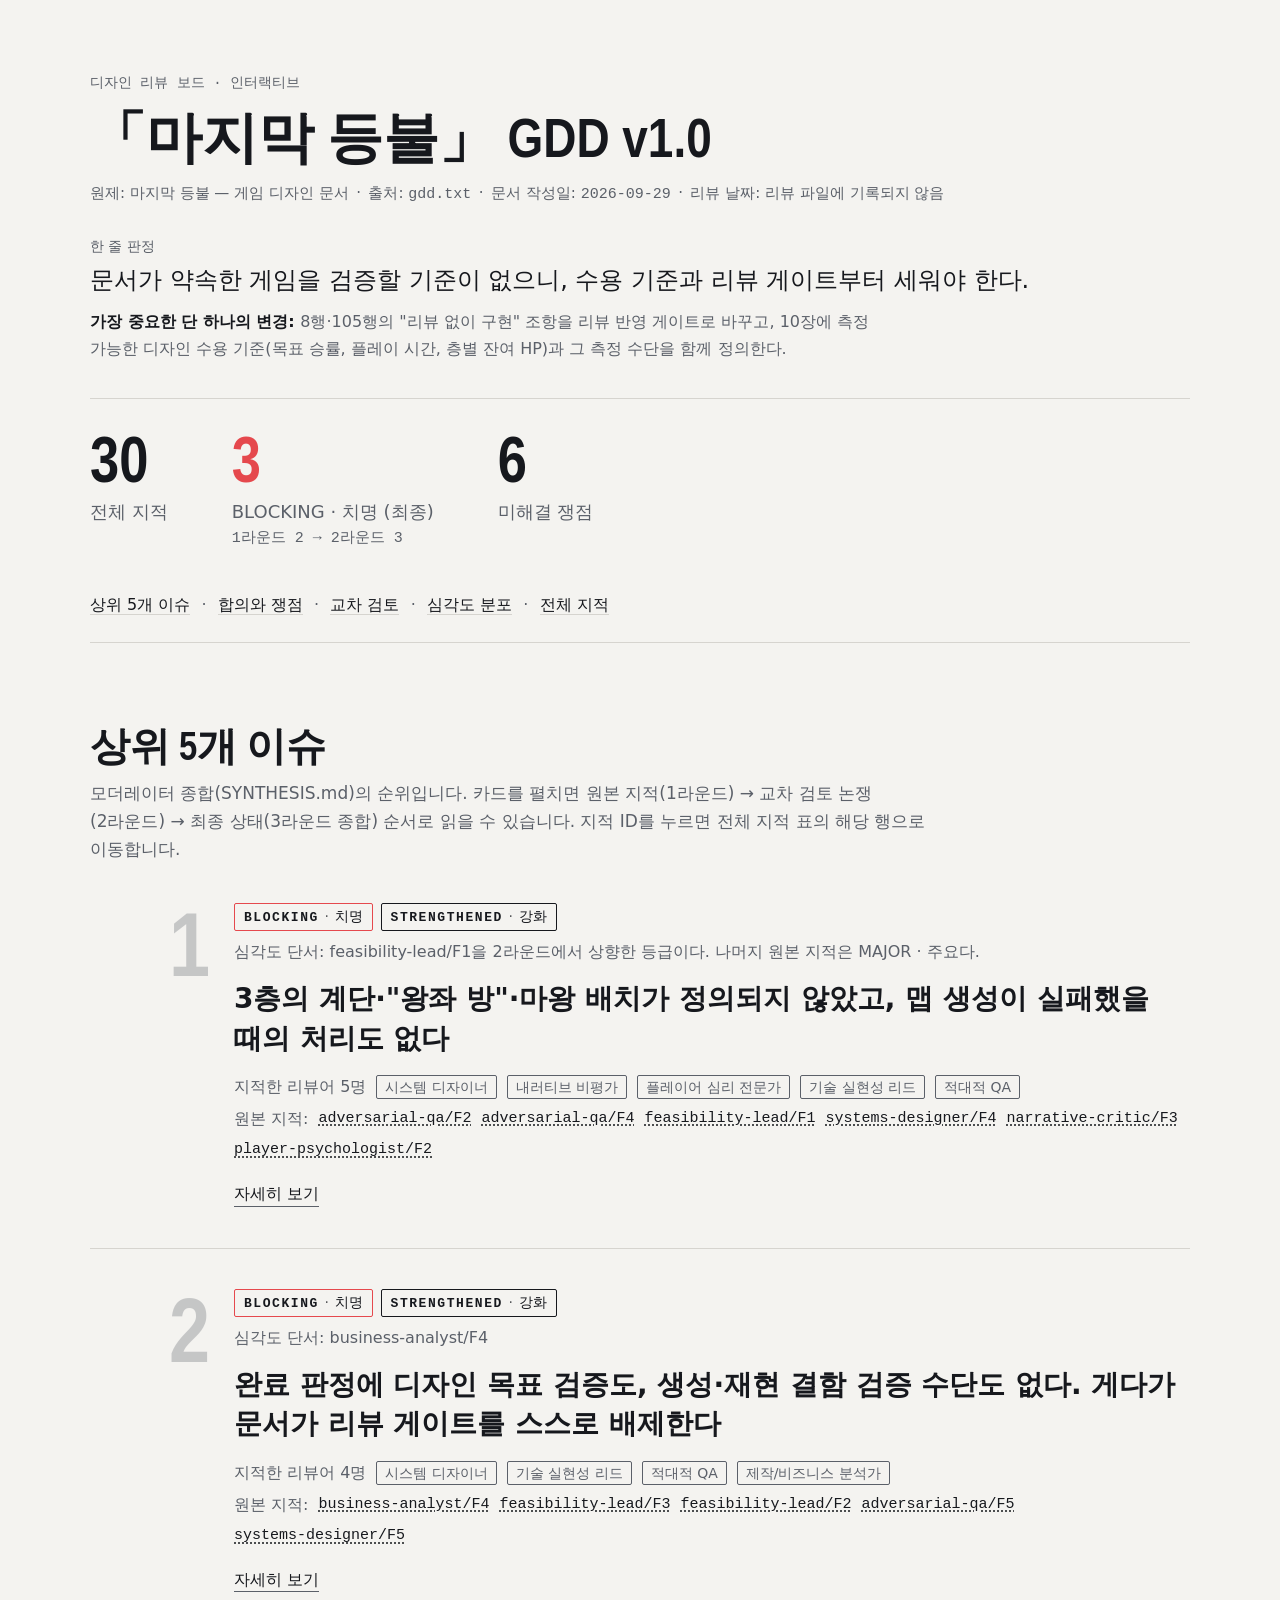
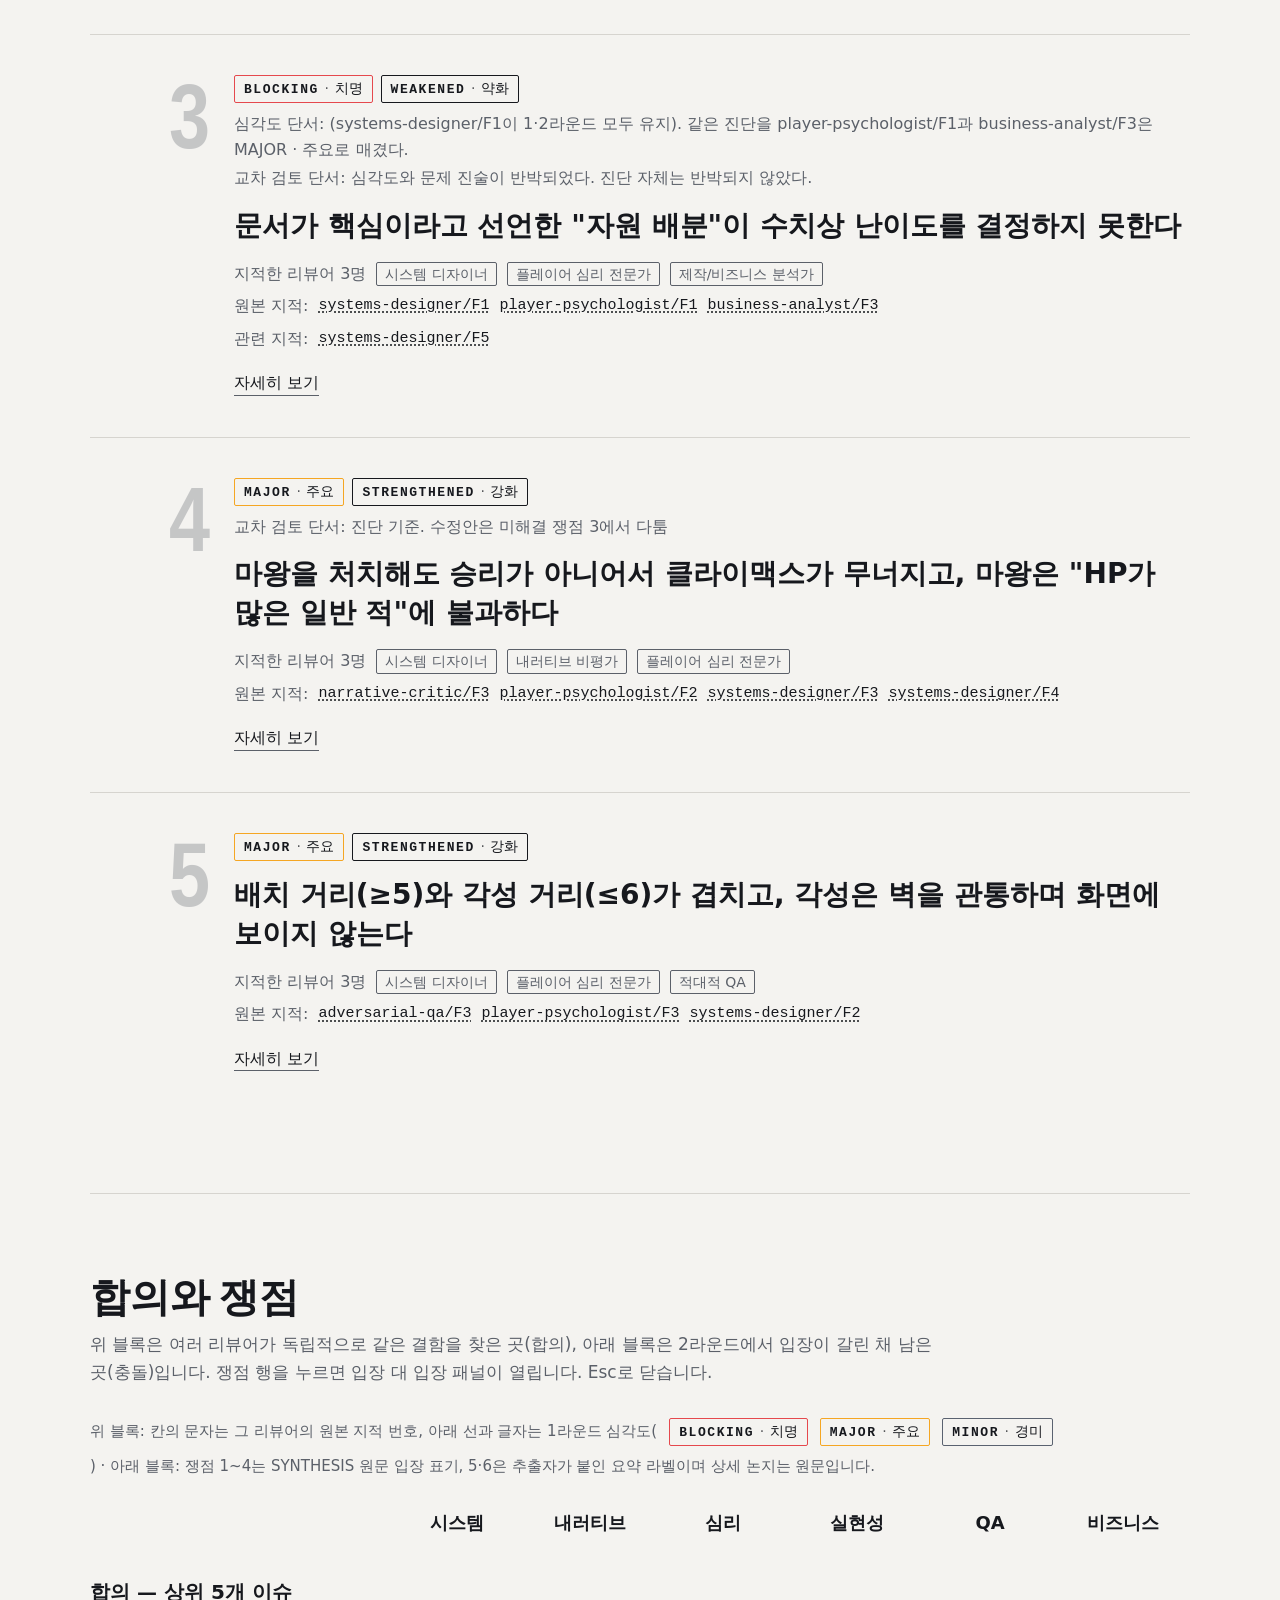
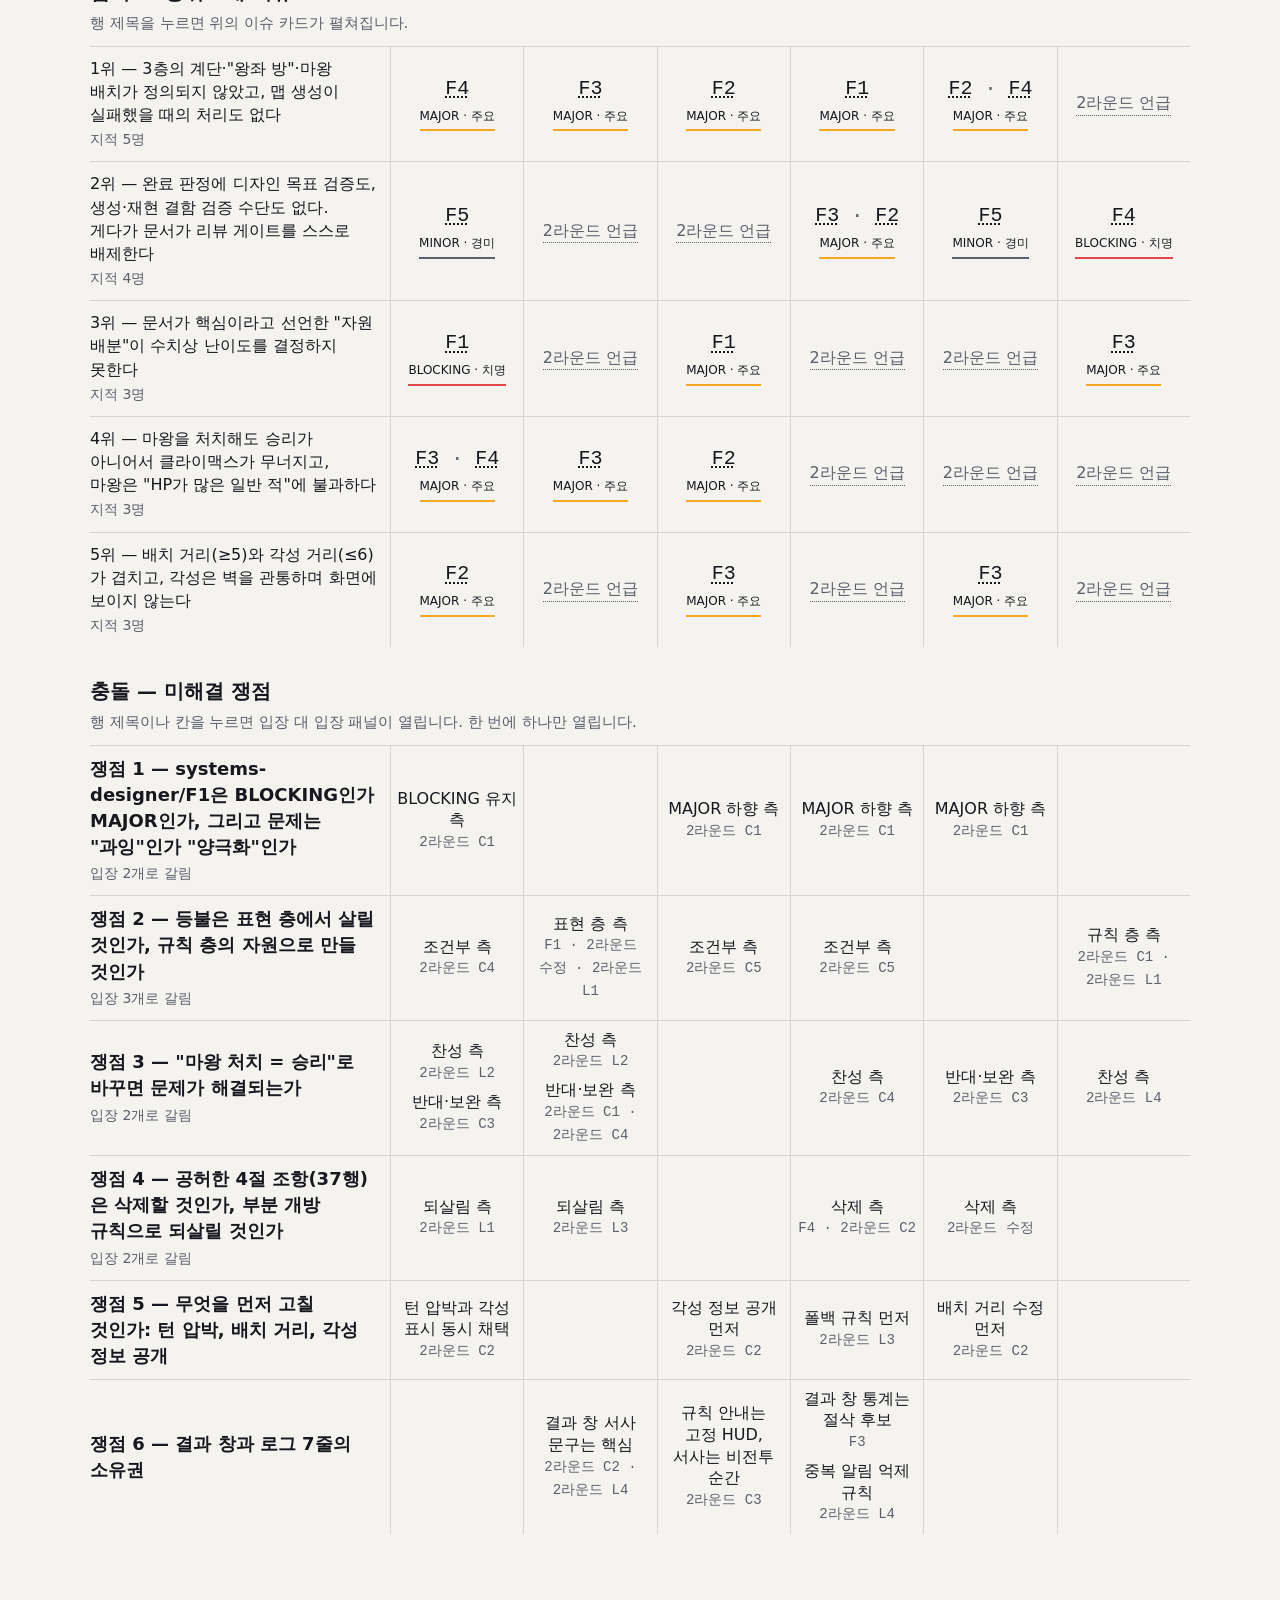
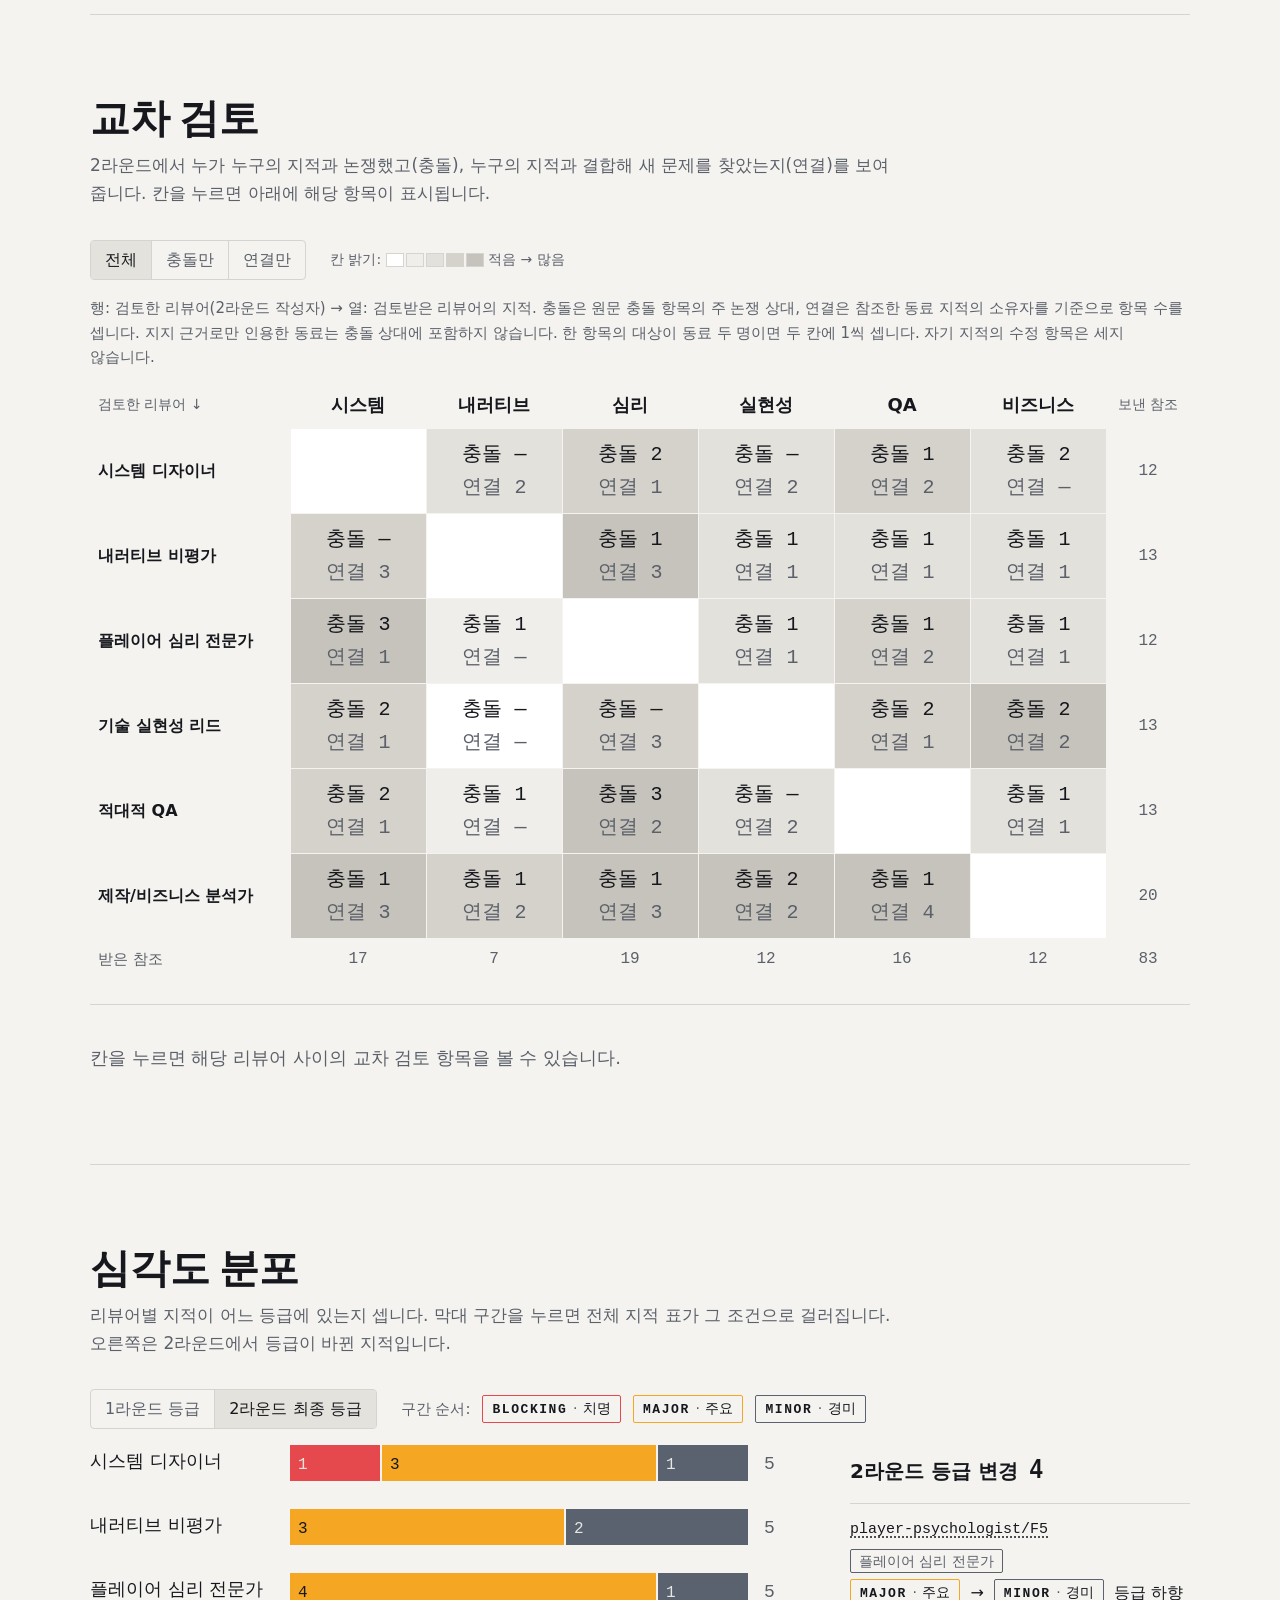
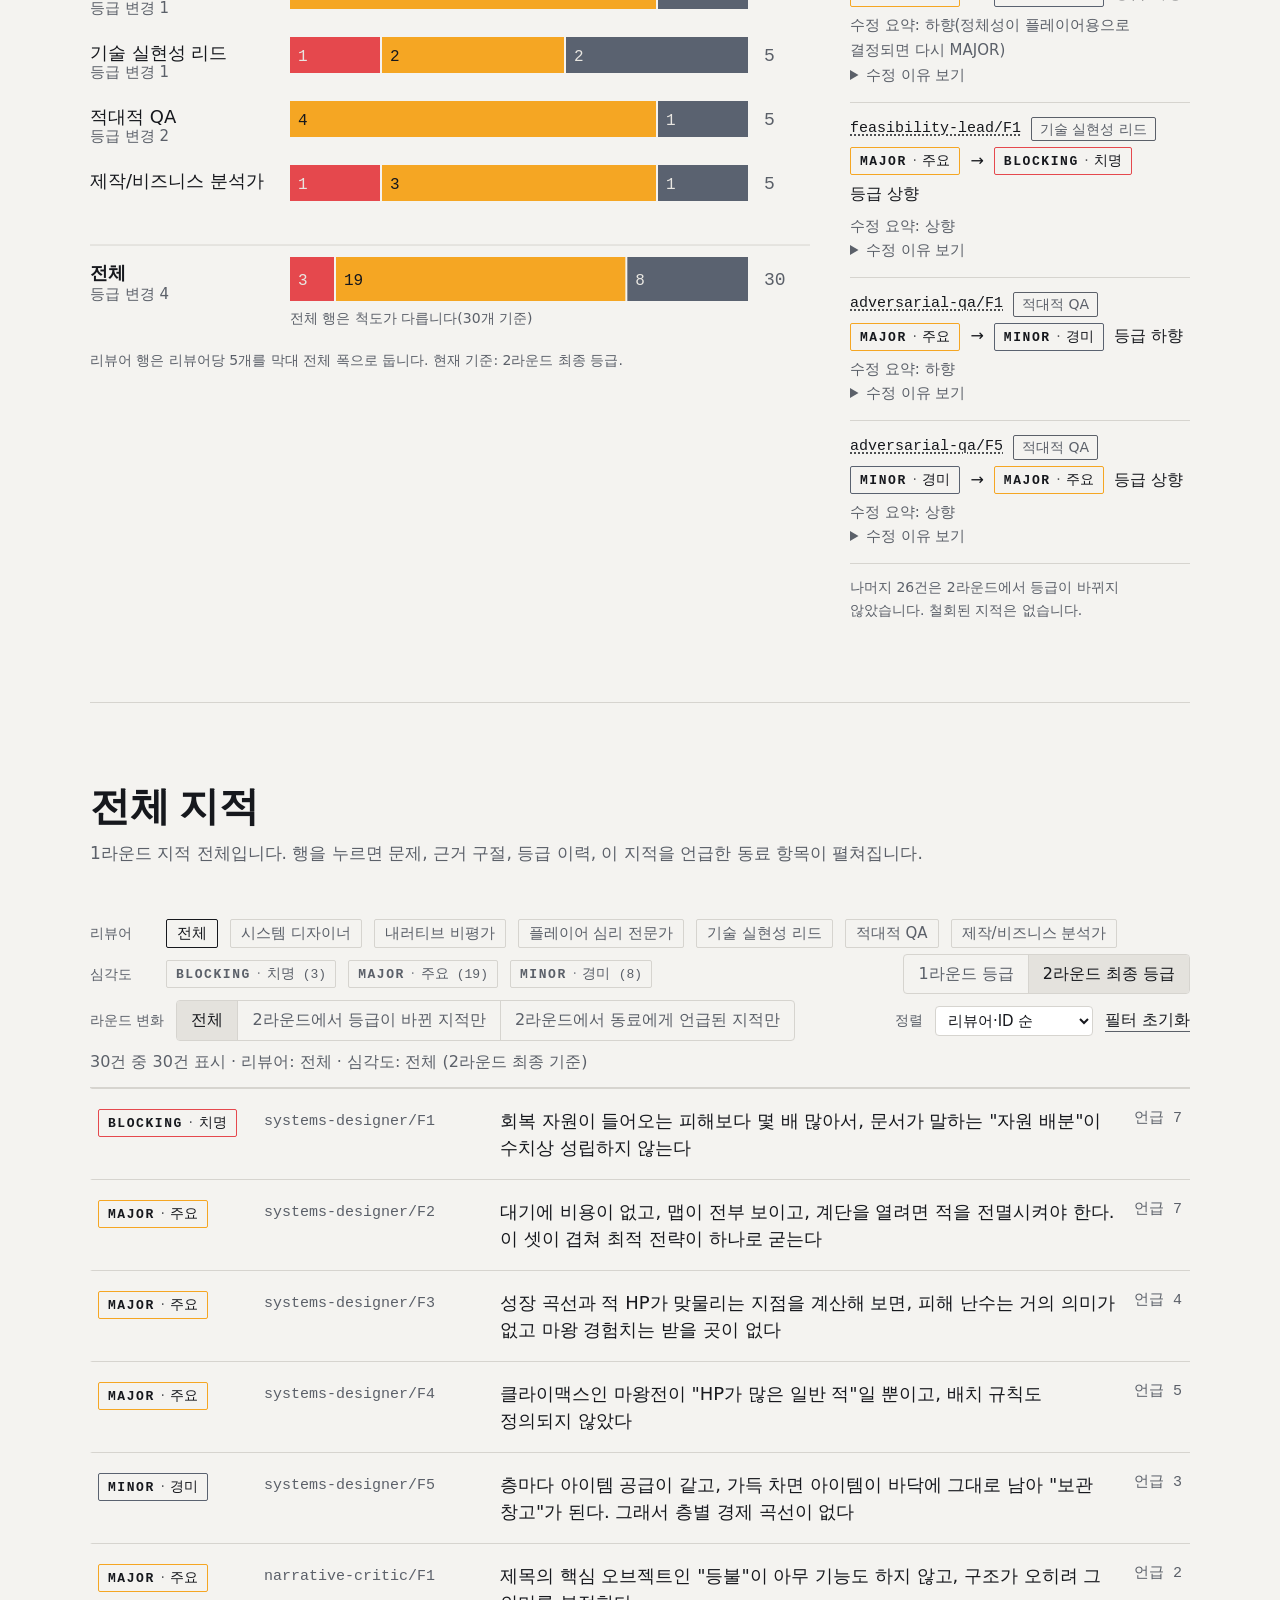
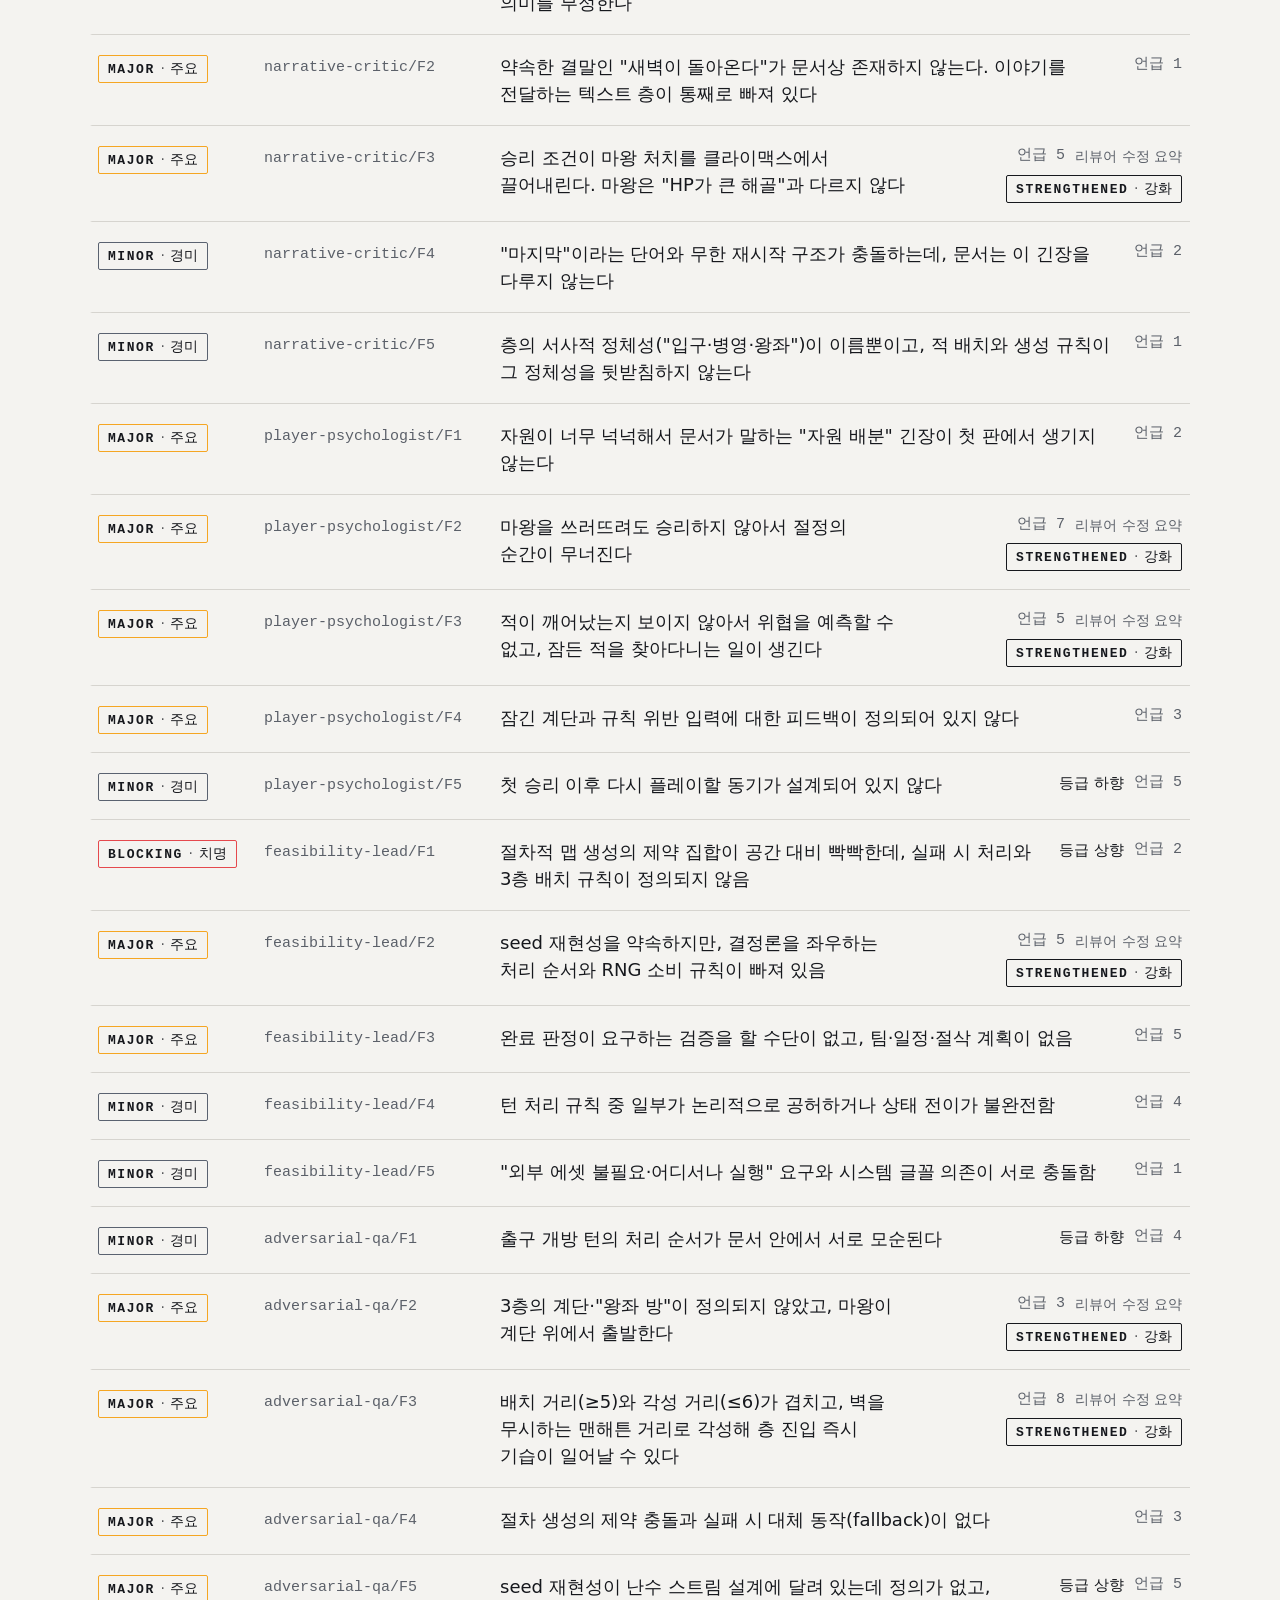
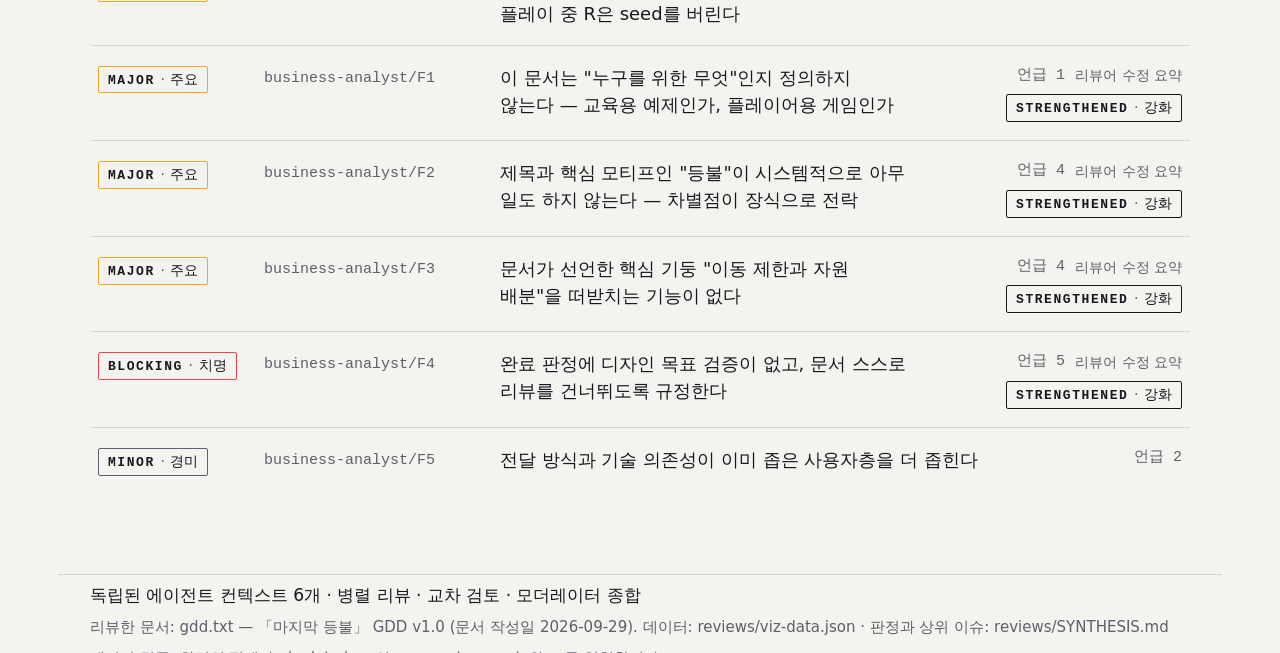
<file: docs/demo/review-viz.html>
<!DOCTYPE html>
<html lang="ko">
<head>
<meta charset="utf-8">
<meta name="viewport" content="width=device-width, initial-scale=1">
<meta name="color-scheme" content="dark light">
<title>디자인 리뷰 보드 · 인터랙티브 — 「마지막 등불」 GDD v1.0</title>
<style>
:root{
  --bg:#16181D; --surface:#1F232B; --text:#E8E6E1; --muted:#8A8F98; --line:#2A2F38; --hl:#2A2F38;
  --s0:#1F232B; --s1:#252932; --s2:#2C3039; --s3:#333842; --s4:#3A404B;
  --blocking:#E5484D; --major:#F5A623; --minor:#5A6270;
  --blocking-text:#E5484D; --major-text:#F5A623; --minor-text:#8A8F98;
  --stat-blocking:#E5484D;
  --font-body: system-ui, -apple-system, "Segoe UI", "Pretendard", "Apple SD Gothic Neo", "Malgun Gothic", "Noto Sans KR", sans-serif;
  --font-display: "Arial Narrow", "Helvetica Neue Condensed", "Roboto Condensed", "Liberation Sans Narrow", sans-serif-condensed, "Pretendard", "Apple SD Gothic Neo", "Malgun Gothic", "Noto Sans KR", sans-serif;
  --font-mono: ui-monospace, "SFMono-Regular", "Cascadia Mono", Consolas, "D2Coding", Menlo, monospace, "Apple SD Gothic Neo", "Malgun Gothic", "Noto Sans KR";
  color-scheme: dark;
}
@media (prefers-color-scheme: light){
  :root{
    --bg:#F4F3F0; --surface:#FFFFFF; --text:#16181D; --muted:#5B6069; --line:#D6D4CF; --hl:#E4E2DD;
    --s0:#FFFFFF; --s1:#F0EEEA; --s2:#E3E1DC; --s3:#D5D2CC; --s4:#C6C3BC;
    --blocking-text:#16181D; --major-text:#16181D; --minor-text:#16181D;
    color-scheme: light;
  }
}
*{box-sizing:border-box}
html{background:var(--bg);color:var(--text)}
body{margin:0;font:18px/1.65 var(--font-body);word-break:keep-all;overflow-wrap:break-word;background:var(--bg);color:var(--text)}
button{font:inherit;color:inherit;background:none;border:0;padding:0;margin:0;cursor:pointer;text-align:inherit;word-break:keep-all}
select{font:inherit}
:focus-visible{outline:2px solid var(--text);outline-offset:2px}
svg g[role="button"]:focus{outline:none}
svg g[role="button"]:focus-visible rect.hit{stroke:var(--text);stroke-width:2}
.wrap{max-width:1164px;margin:0 auto;padding:0 32px}
.mono{font-family:var(--font-mono)}
.muted{color:var(--muted)}
.sm{font-size:14px}
.pre{white-space:pre-line}
.vh{position:absolute;width:1px;height:1px;overflow:hidden;clip:rect(0 0 0 0);white-space:nowrap}
.skip{position:absolute;left:-9999px;top:0}
.skip:focus{left:16px;top:16px;background:var(--surface);padding:8px 12px;z-index:10}

/* 마스트헤드 */
.mast{padding-top:72px;padding-bottom:40px}
.eyebrow{font-family:var(--font-mono);font-size:14px;color:var(--muted);margin:0 0 12px}
.eyebrow .lat{text-transform:uppercase;letter-spacing:.14em}
h1{font-family:var(--font-display);font-size:56px;line-height:1.1;margin:0 0 12px;font-weight:700}
.docmeta{font-size:15px;color:var(--muted);margin:0 0 28px}
.docmeta .sep{padding:0 .5em}
.verdict-l{font-size:14px;color:var(--muted);margin:0 0 4px}
.verdict{font-size:24px;line-height:1.45;margin:0 0 12px;max-width:62ch}
.change{font-size:16px;color:var(--muted);margin:0 0 36px;max-width:80ch}
.change b{color:var(--text);font-weight:600}
.stats{display:flex;flex-wrap:wrap;gap:24px 64px;border-top:1px solid var(--line);padding-top:28px}
.stat .n{font-family:var(--font-display);font-size:64px;line-height:1;font-weight:700}
.stat .n.blk{color:var(--stat-blocking)}
.stat .l{font-size:18px;color:var(--muted);margin-top:6px}
.stat .s{font-size:15px;color:var(--muted);font-family:var(--font-mono)}
.toc{padding-bottom:24px}
.toc ol{list-style:none;margin:0;padding:0;display:flex;flex-wrap:wrap;gap:6px 0;font-size:16px}
.toc li+li::before{content:"·";color:var(--muted);padding:0 .7em}
.toc a{color:var(--text);text-decoration:none;border-bottom:1px solid var(--line)}
.toc a:hover{border-bottom-color:var(--text)}

/* 섹션 */
.sec{padding:80px 0;border-top:1px solid var(--line);scroll-margin-top:0}
.sec h2{font-family:var(--font-display);font-size:40px;line-height:1.15;margin:0 0 10px;font-weight:700}
.lede{color:var(--muted);font-size:17px;margin:0 0 32px;max-width:78ch}
.sec.fade{opacity:0;transform:translateY(14px);transition:opacity .5s ease,transform .5s ease}
.sec.fade.in{opacity:1;transform:none}
@media (prefers-reduced-motion: reduce){ .sec.fade{opacity:1;transform:none;transition:none} }
.empty{color:var(--muted);font-size:18px;padding:24px 0}

/* 태그·칩·링크 */
.tag{display:inline-flex;align-items:baseline;gap:.4em;border:1px solid var(--text);padding:2px 9px;border-radius:2px;font-size:14px;line-height:1.45;white-space:nowrap;background:transparent;vertical-align:middle}
.tag .en{font-family:var(--font-mono);font-weight:600;font-size:13px;text-transform:uppercase;letter-spacing:.12em}
.tag .ko{letter-spacing:0}
.tag .dot{opacity:.7}
.tag.sev-BLOCKING{border-color:var(--blocking);color:var(--blocking-text)}
.tag.sev-MAJOR{border-color:var(--major);color:var(--major-text)}
.tag.sev-MINOR{border-color:var(--minor);color:var(--minor-text)}
.tag.out{border-color:var(--text);color:var(--text)}
.chip{display:inline-block;border:1px solid var(--muted);color:var(--muted);padding:0 8px;border-radius:2px;font-size:14px;line-height:1.6;white-space:nowrap}
.chips{display:flex;flex-wrap:wrap;gap:6px}
.fid{font-family:var(--font-mono);font-size:15px;color:var(--text);text-decoration:underline;text-decoration-style:dotted;text-underline-offset:3px;white-space:nowrap}
.fid:hover{text-decoration-style:solid}
.txtbtn{color:var(--text);font-size:16px;border-bottom:1px solid var(--muted);line-height:1.4}
.txtbtn:hover{border-bottom-color:var(--text)}
.seg{display:inline-flex;border:1px solid var(--line);border-radius:4px;overflow:hidden;flex-wrap:wrap}
.seg button{padding:6px 14px;font-size:16px;color:var(--muted)}
.seg button+button{border-left:1px solid var(--line)}
.seg button[aria-pressed="true"]{color:var(--text);background:var(--hl)}
details>summary{cursor:pointer;color:var(--muted);font-size:15px}
details>summary:hover{color:var(--text)}
details[open]>summary{margin-bottom:6px}

/* 툴팁 */
#tip{position:fixed;z-index:50;max-width:420px;background:var(--surface);border:1px solid var(--muted);border-radius:4px;padding:12px 14px;font-size:16px;line-height:1.5;pointer-events:none;color:var(--text)}
#tip .tl+.tl{margin-top:4px}
#tip .t-strong{font-size:18px;font-weight:600}
#tip .t-muted{color:var(--muted);font-size:15px}
#tip .mono{font-size:14px}

/* V1 */
.issue{display:grid;grid-template-columns:120px minmax(0,1fr);gap:0 24px;padding:40px 0;border-top:1px solid var(--line);scroll-margin-top:16px}
.issue:first-child{border-top:0;padding-top:8px}
.rank{font-family:var(--font-display);font-size:90px;line-height:.9;font-weight:700;color:var(--muted);opacity:.3;text-align:right}
.tagrow{display:flex;flex-wrap:wrap;gap:8px;align-items:center}
.notes{margin:8px 0 0;font-size:16px;color:var(--muted)}
.notes p{margin:2px 0}
.issue h3{font-size:28px;line-height:1.4;margin:14px 0 16px;font-weight:700}
.meta-line{display:flex;flex-wrap:wrap;align-items:center;gap:6px 10px;font-size:16px;margin:6px 0}
.meta-line .k{color:var(--muted)}
.issue .toggle{margin-top:14px}
.idetail{margin-top:24px}
.stage{border-top:1px solid var(--line);padding:20px 0}
.stage>h4{font-size:16px;font-weight:600;color:var(--muted);margin:0 0 12px}
.srow{display:flex;flex-wrap:wrap;align-items:center;gap:6px 12px;padding:8px 0}
.srow .t{font-size:18px;flex:1 1 360px}
.grp-h{font-size:15px;color:var(--muted);margin:16px 0 4px}
.xitem{padding:12px 0;border-top:1px solid var(--line)}
.xitem:first-of-type{border-top:0}
.xhead{display:flex;flex-wrap:wrap;gap:6px 10px;align-items:center;font-size:15px}
.kind{font-size:14px;border:1px solid var(--line);padding:0 6px;border-radius:2px;color:var(--text)}
.xtitle{font-size:18px;margin:6px 0 4px}
.refs{font-size:15px;color:var(--muted);display:flex;flex-wrap:wrap;gap:4px 10px;align-items:center;margin:4px 0}
.xitem details p{font-size:16px;margin:0;color:var(--text)}
.summary-p{font-size:17px;margin:12px 0 0}

/* V2 */
.legend{display:flex;flex-wrap:wrap;gap:8px 12px;align-items:center;font-size:15px;color:var(--muted);margin:0 0 20px}
.mx-scroll{position:relative;overflow-x:auto}
.mx{min-width:920px}
.mx-row{display:grid;grid-template-columns:300px repeat(6,minmax(96px,1fr));border-top:1px solid var(--line)}
.mx-head{border-top:0}
.mx-colhead{display:block;text-align:center;font-size:18px;font-weight:600;padding:10px 4px;border-radius:2px}
.mx-block{padding:28px 0 10px}
.mx-block h3{font-size:20px;margin:0;font-weight:700}
.mx-block p{margin:2px 0 0;font-size:15px;color:var(--muted)}
.mx-rowtitle{display:flex;flex-direction:column;justify-content:center;padding:10px 12px 10px 0;min-height:56px;width:100%}
.mx-rowtitle .rt-main{font-size:16px;line-height:1.45}
.mx-b .mx-rowtitle .rt-main{font-size:18px;font-weight:700}
.mx-rowtitle .rt-sub{font-size:14px;color:var(--muted);margin-top:2px}
.mx-cell{min-height:56px;padding:8px 6px;display:flex;flex-direction:column;justify-content:center;align-items:center;text-align:center;border-left:1px solid var(--line)}
.mx-b .mx-cell{min-height:72px}
.mx-cell.hl,.mx-colhead.hl,.mx-row.hl-row{background:var(--hl)}
.mx-fids{font-family:var(--font-mono);font-size:20px;line-height:1.2}
.mx-fid{text-decoration:underline;text-decoration-style:dotted;text-underline-offset:3px}
.mx-sevline{font-size:12px;margin-top:6px;padding-bottom:3px;border-bottom:2px solid transparent;white-space:nowrap}
.sl-BLOCKING{border-bottom-color:var(--blocking)}
.sl-MAJOR{border-bottom-color:var(--major)}
.sl-MINOR{border-bottom-color:var(--minor)}
.mx-ment{font-size:16px;color:var(--muted);border-bottom:1px dotted var(--muted);line-height:1.4}
.mx-stance{display:flex;flex-direction:column;gap:6px;width:100%;height:100%;justify-content:center;align-items:center;text-align:center}
.st{display:flex;flex-direction:column}
.st-label{font-size:16px;line-height:1.35;color:var(--text)}
.st-ref{font-size:14px;color:var(--muted);font-family:var(--font-mono)}
.mx-b.open{background:var(--hl)}
.mx-panel{border-top:1px solid var(--line);background:var(--surface);padding:24px;border-radius:0 0 4px 4px}
.dp-cols{display:grid;gap:24px}
.dp-cols.c1{grid-template-columns:1fr}
.dp-cols.c2{grid-template-columns:repeat(2,minmax(0,1fr))}
.dp-cols.c3{grid-template-columns:repeat(3,minmax(0,1fr))}
.dp-col{border-top:1px solid var(--line);padding-top:12px}
.dp-col h4{font-size:18px;margin:0 0 8px}
.dp-col p{font-size:17px;margin:8px 0}
.dp-esc{font-size:20px;margin:24px 0 8px;border-top:1px solid var(--line);padding-top:16px}
.dp-esc .l{color:var(--muted);font-size:16px;display:block}
.dp-foot{display:flex;flex-wrap:wrap;gap:8px 16px;align-items:center;font-size:15px;color:var(--muted);margin-top:12px}

/* V3 */
.ctrl{display:flex;flex-wrap:wrap;gap:12px 24px;align-items:center;margin:0 0 16px}
.axis{font-size:15px;color:var(--muted);margin:0 0 12px}
.mx3{min-width:960px}
.mx3-row{display:grid;grid-template-columns:200px repeat(6,minmax(100px,1fr)) 84px}
.mx3-row+.mx3-row{border-top:1px solid var(--bg)}
.mx3-colhead,.mx3-rowhead{font-size:16px;font-weight:600;padding:8px;display:flex;align-items:center}
.mx3-colhead{justify-content:center;text-align:center;font-size:18px}
.mx3-rowhead{text-align:left}
.mx3-cell{min-height:84px;display:flex;flex-direction:column;align-items:center;justify-content:center;border-left:1px solid var(--bg);font-family:var(--font-mono);text-align:center}
.mx3-cell .l1{font-size:20px;color:var(--text)}
.mx3-cell .l2{font-size:20px;color:var(--muted)}
.mx3-cell .big{font-size:28px;line-height:1.1}
.mx3-cell .lbl{font-size:13px;color:var(--muted);font-family:var(--font-body)}
.mx3-cell[aria-pressed="true"]{outline:2px solid var(--text);outline-offset:-2px}
.mx3-cell.diag{background:var(--s0)}
.lv0{background:var(--s0)}.lv1{background:var(--s1)}.lv2{background:var(--s2)}.lv3{background:var(--s3)}.lv4{background:var(--s4)}
.mx3-tot{display:flex;align-items:center;justify-content:center;font-family:var(--font-mono);font-size:16px;color:var(--muted)}
.mx3-foot .mx3-rowhead{color:var(--muted);font-weight:400;font-size:15px}
.shade{display:inline-flex;gap:2px;vertical-align:middle}
.shade i{display:inline-block;width:18px;height:14px;border:1px solid var(--line)}
#v3-detail{margin-top:24px;border-top:1px solid var(--line);padding-top:20px;min-height:80px}
.dhead{display:flex;flex-wrap:wrap;justify-content:space-between;gap:12px;align-items:baseline;margin-bottom:12px}
.dhead h3{font-size:22px;margin:0}
.dcols{display:grid;grid-template-columns:repeat(2,minmax(0,1fr));gap:32px}
.dcols h4{font-size:16px;color:var(--muted);margin:0 0 4px;font-weight:600}

/* V4 */
.v4{display:grid;grid-template-columns:minmax(0,720px) 340px;gap:40px;align-items:start}
#v4-chart{position:relative;overflow-x:auto}
.v4 svg{width:100%;min-width:720px;height:auto;display:block;overflow:visible}
svg text{font-family:var(--font-body)}
.v4-lbl{fill:var(--text);font-size:18px}
.v4-lbl.total{font-weight:700}
.v4-sub{fill:var(--muted);font-size:15px}
.v4-num{fill:var(--muted);font-size:18px;font-family:var(--font-mono)}
.v4-note{fill:var(--muted);font-size:14px}
.v4-rule{stroke:var(--line);stroke-width:1}
.fill-BLOCKING{fill:var(--blocking)}.fill-MAJOR{fill:var(--major)}.fill-MINOR{fill:var(--minor)}
.segtxt{font-size:16px;font-family:var(--font-mono);pointer-events:none}
.segtxt.on-BLOCKING,.segtxt.on-MINOR{fill:#E8E6E1}
.segtxt.on-MAJOR{fill:#16181D}
rect.hit{fill:transparent;stroke:none}
.v4 g[role="button"]{cursor:pointer}
.chg h3{font-size:20px;margin:0 0 12px;display:flex;align-items:baseline;gap:12px}
.chg h3 .n{font-family:var(--font-display);font-size:28px}
.chg ol{list-style:none;margin:0;padding:0}
.chg li{border-top:1px solid var(--line);padding:14px 0}
.chg .l1,.chg .l2{display:flex;flex-wrap:wrap;gap:6px 10px;align-items:center}
.chg .l2{margin-top:6px;font-size:16px}
.chg .note{font-size:15px;color:var(--muted);margin:6px 0 0}
.chg details p{font-size:16px;color:var(--muted);margin:0}
.chg .foot{font-size:14px;color:var(--muted);border-top:1px solid var(--line);padding-top:12px;margin:0}

/* V5 */
.fbar{position:sticky;top:0;z-index:5;background:var(--bg);border-bottom:1px solid var(--line);padding:14px 0 12px}
.fline{display:flex;flex-wrap:wrap;gap:8px 12px;align-items:center;margin:6px 0}
.fline .k{font-size:14px;color:var(--muted);min-width:64px}
.fline .spacer{flex:1 1 auto}
.fchip{border:1px solid var(--line);color:var(--muted);padding:2px 10px;border-radius:2px;font-size:15px;line-height:1.5}
.fchip[aria-pressed="true"]{border-color:var(--text);color:var(--text)}
.ftag[aria-pressed="false"]{border-color:var(--line);color:var(--muted)}
.fcount{font-family:var(--font-mono);font-size:13px;margin-left:.2em}
.fsum{font-size:16px;color:var(--muted);margin:8px 0 0}
.fsum .ext{color:var(--text);margin-right:.6em}
.fselect{background:var(--surface);color:var(--text);border:1px solid var(--line);border-radius:4px;padding:4px 8px;font-size:15px}
.flist{list-style:none;margin:0;padding:0}
.f-item{border-top:1px solid var(--line);border-left:2px solid transparent;scroll-margin-top:260px}
.f-item.flash{border-left-color:var(--text)}
.frow{display:grid;grid-template-columns:150px 220px minmax(0,1fr) auto;gap:8px 16px;align-items:start;padding:18px 8px 18px 6px;width:100%}
.frow:hover{background:var(--surface)}
.c-id{font-size:15px;color:var(--muted);padding-top:3px;word-break:break-all}
.c-title{font-size:18px;line-height:1.5}
.c-meta{display:flex;flex-wrap:wrap;gap:6px 10px;align-items:center;justify-content:flex-end;font-size:15px;color:var(--muted);max-width:260px}
.fdetail{padding:4px 16px 28px 156px}
.fdetail h4{font-size:15px;color:var(--muted);font-weight:600;margin:18px 0 6px}
.fdetail p{margin:0;font-size:18px}
.fdetail blockquote{margin:6px 0;padding:0 0 0 14px;border-left:1px solid var(--line);font-size:17px}
.fdetail .hist{display:flex;flex-wrap:wrap;gap:8px;align-items:center;font-size:16px}
.fdetail .mitem{padding:8px 0;border-top:1px solid var(--line);font-size:16px}
.fdetail .mitem:first-child{border-top:0}
footer{border-top:1px solid var(--line);padding:40px 32px 64px;color:var(--muted);font-size:15px}
footer p{margin:6px 0}
footer .meth{color:var(--text);font-size:17px}

@media (max-width: 1000px){
  .v4{grid-template-columns:1fr}
  .frow{grid-template-columns:150px minmax(0,1fr)}
  .c-id{grid-column:2}
  .c-title{grid-column:1 / -1}
  .c-meta{grid-column:1 / -1;justify-content:flex-start;max-width:none}
  .fdetail{padding-left:16px}
  .dcols,.dp-cols.c2,.dp-cols.c3{grid-template-columns:1fr}
}
@media (max-width: 640px){
  .issue{grid-template-columns:1fr}
  .rank{text-align:left;font-size:64px}
  h1{font-size:40px}
}
</style>
</head>
<body>
<a class="skip" href="#v1">본문으로 건너뛰기</a>

<header class="wrap mast" id="top">
  <p class="eyebrow"><span>디자인 리뷰 보드 · 인터랙티브</span></p>
  <h1 id="doc-title">GDD</h1>
  <p class="docmeta" id="doc-meta"></p>
  <p class="verdict-l" id="verdict-l">한 줄 판정</p>
  <p class="verdict" id="verdict"></p>
  <p class="change" id="change"></p>
  <div class="stats" id="stats" aria-label="요약 수치"></div>
</header>

<nav class="wrap toc" aria-label="섹션 목록">
  <ol>
    <li><a href="#v1">상위 5개 이슈</a></li>
    <li><a href="#v2">합의와 쟁점</a></li>
    <li><a href="#v3">교차 검토</a></li>
    <li><a href="#v4">심각도 분포</a></li>
    <li><a href="#v5">전체 지적</a></li>
  </ol>
</nav>

<main class="wrap">
  <section class="sec" id="v1" aria-labelledby="v1-h">
    <h2 id="v1-h">상위 5개 이슈</h2>
    <p class="lede">모더레이터 종합(SYNTHESIS.md)의 순위입니다. 카드를 펼치면 원본 지적(1라운드) → 교차 검토 논쟁(2라운드) → 최종 상태(3라운드 종합) 순서로 읽을 수 있습니다. 지적 ID를 누르면 전체 지적 표의 해당 행으로 이동합니다.</p>
    <div id="v1-list"></div>
  </section>

  <section class="sec" id="v2" aria-labelledby="v2-h">
    <h2 id="v2-h">합의와 쟁점</h2>
    <p class="lede">위 블록은 여러 리뷰어가 독립적으로 같은 결함을 찾은 곳(합의), 아래 블록은 2라운드에서 입장이 갈린 채 남은 곳(충돌)입니다. 쟁점 행을 누르면 입장 대 입장 패널이 열립니다. Esc로 닫습니다.</p>
    <div class="legend" id="v2-legend"></div>
    <div class="mx-scroll"><div class="mx" id="v2-grid" role="group" aria-label="합의와 쟁점 매트릭스: 행은 상위 이슈와 미해결 쟁점, 열은 리뷰어 여섯 명"></div></div>
  </section>

  <section class="sec" id="v3" aria-labelledby="v3-h">
    <h2 id="v3-h">교차 검토</h2>
    <p class="lede">2라운드에서 누가 누구의 지적과 논쟁했고(충돌), 누구의 지적과 결합해 새 문제를 찾았는지(연결)를 보여 줍니다. 칸을 누르면 아래에 해당 항목이 표시됩니다.</p>
    <div class="ctrl" id="v3-controls">
      <div class="seg" role="group" aria-label="표시 전환" id="v3-mode"></div>
      <span class="sm muted">칸 밝기: <span class="shade" aria-hidden="true"><i class="lv0"></i><i class="lv1"></i><i class="lv2"></i><i class="lv3"></i><i class="lv4"></i></span> 적음 → 많음</span>
    </div>
    <p class="axis">행: 검토한 리뷰어(2라운드 작성자) → 열: 검토받은 리뷰어의 지적. 충돌은 원문 충돌 항목의 주 논쟁 상대, 연결은 참조한 동료 지적의 소유자를 기준으로 항목 수를 셉니다. 지지 근거로만 인용한 동료는 충돌 상대에 포함하지 않습니다. 한 항목의 대상이 동료 두 명이면 두 칸에 1씩 셉니다. 자기 지적의 수정 항목은 세지 않습니다.</p>
    <div class="mx-scroll"><div class="mx3" id="v3-grid" role="group" aria-label="교차 검토 방향 매트릭스: 행은 검토한 리뷰어, 열은 검토받은 리뷰어, 칸은 충돌과 연결 항목 수"></div></div>
    <div id="v3-detail" aria-live="polite"></div>
  </section>

  <section class="sec" id="v4" aria-labelledby="v4-h">
    <h2 id="v4-h">심각도 분포</h2>
    <p class="lede">리뷰어별 지적이 어느 등급에 있는지 셉니다. 막대 구간을 누르면 전체 지적 표가 그 조건으로 걸러집니다. 오른쪽은 2라운드에서 등급이 바뀐 지적입니다.</p>
    <div class="ctrl">
      <div class="seg" role="group" aria-label="등급 기준" id="v4-basis"></div>
      <div class="legend" id="v4-legend" style="margin:0"></div>
    </div>
    <div class="v4">
      <div id="v4-chart"></div>
      <div class="chg" id="v4-changes"></div>
    </div>
  </section>

  <section class="sec" id="v5" aria-labelledby="v5-h">
    <h2 id="v5-h">전체 지적</h2>
    <p class="lede">1라운드 지적 전체입니다. 행을 누르면 문제, 근거 구절, 등급 이력, 이 지적을 언급한 동료 항목이 펼쳐집니다.</p>
    <div class="fbar" id="fbar"></div>
    <ul class="flist" id="flist"></ul>
  </section>
</main>

<footer class="wrap">
  <p class="meth">독립된 에이전트 컨텍스트 6개 · 병렬 리뷰 · 교차 검토 · 모더레이터 종합</p>
  <p id="src-line"></p>
  <p id="check-line"></p>
</footer>

<div id="tip" role="tooltip" hidden></div>

<script>
/* reviews/viz-data.json 전체를 값 변경 없이 포함한다. */
const DATA = {"meta":{"document_title":"마지막 등불 — 게임 디자인 문서","document_short_title":"마지막 등불","document_version":"1.0","document_date":"2026-09-29","document_source_file":"gdd.txt","review_date":null,"source_files":["reviews/systems-designer.md","reviews/narrative-critic.md","reviews/player-psychologist.md","reviews/feasibility-lead.md","reviews/adversarial-qa.md","reviews/business-analyst.md","reviews/SYNTHESIS.md"],"severity_values":["BLOCKING","MAJOR","MINOR"],"cross_exam_outcome_values":["SURVIVED","STRENGTHENED","WEAKENED"],"revision_type_values":["UPGRADED","DOWNGRADED","RETAINED","WITHDRAWN"],"finding_reference_format":"<reviewer>/<finding_id>, 예: systems-designer/F1"},"reviewers":[{"reviewer":"systems-designer","reviewer_label":"시스템 디자이너","round1_heading":"시스템 디자이너 — 1라운드"},{"reviewer":"narrative-critic","reviewer_label":"내러티브 비평가","round1_heading":"내러티브 비평가 — 1라운드"},{"reviewer":"player-psychologist","reviewer_label":"플레이어 심리 전문가","round1_heading":"플레이어 심리 전문가 — 1라운드"},{"reviewer":"feasibility-lead","reviewer_label":"기술 실현성 리드","round1_heading":"기술 실현성 리드 — 1라운드"},{"reviewer":"adversarial-qa","reviewer_label":"적대적 QA","round1_heading":"적대적 QA — 1라운드"},{"reviewer":"business-analyst","reviewer_label":"제작/비즈니스 분석가","round1_heading":"제작/비즈니스 분석가 — 1라운드"}],"reviewer_overviews":[{"reviewer":"systems-designer","round1_overview":"문서에 적힌 시스템은 각각 정합성이 있지만, 서로 맞물려 긴장을 만들지는 못한다. 회복 공급(약 150)이 예상 피해(약 40)를 압도하고(F1), 무비용 대기·전체 공개·전멸 강제가 최적 전략을 하나로 굳힌다(F2). 여기에 공격력 +2 성장과 적 HP가 맞물리는 지점 때문에 난이도가 계단식으로 떨어지고, 결국 무개성한 마왕전에서 끝난다(F3, F4). 가장 먼저 필요한 것은 목표 피해/회복 비율을 정하고, 층별로 자원이 차등 공급되도록 곡선을 설계하는 일이다."},{"reviewer":"narrative-critic","round1_overview":"총평: 이 문서가 내건 내러티브 약속은 두 가지다. 제목의 \"마지막 등불\"과 3절의 \"마왕이 마을의 새벽을 빼앗았다 … 새벽이 돌아오고\"다. 그런데 문서의 구조는 둘 중 어느 것도 회수하지 않는다. 등불은 메커닉에도 표현에도 쓰이지 않고, 새벽이 돌아오는 장면은 통계 창으로 대체되며, 클라이맥스인 마왕 처치도 승리 조건 때문에 희석된다. 작은 예제라는 범위를 감안하더라도, 제목과 배경 문단이 한 약속을 구조가 뒤집는 지점은 분명히 짚어야 한다."},{"reviewer":"player-psychologist","round1_overview":"관점: 첫 판과 첫 1시간 동안 플레이어가 겪는 혼란, 좌절, 동기 부여"},{"reviewer":"feasibility-lead","round1_overview":"전체 판단: 범위는 작다. 실시간 전투, 인벤토리, 저장, 사운드, 아트를 명시적으로 뺐기 때문에 기능 수준에서는 무리 없이 만들 수 있다. 위험은 기능 양에 있지 않다. 생성기 제약, 결정론적 재현, 완료 검증처럼 문서가 결과만 요구하고 방법과 실패 시 처리를 정하지 않은 곳에 있다. 문서에는 팀 규모, 일정, 잘라낼 우선순위가 전혀 없다. 또 8행은 \"GDD 리뷰 라운드 없이 Godot 구현을 진행한다\"고 적어, 아래의 모호함을 구현자가 임의로 메우게 된다는 점을 스스로 인정한다."},{"reviewer":"adversarial-qa","round1_overview":null},{"reviewer":"business-analyst","round1_overview":"관점: 기능 과잉, 하중 부재와 장식의 구분, 시장 포지셔닝, 타깃 유저의 명확성, 정체성 분열 여부. 스토리 논리와 수치 밸런스는 다루지 않는다."}],"findings":[{"finding_key":"systems-designer/F1","reviewer":"systems-designer","reviewer_label":"시스템 디자이너","finding_id":"F1","title":"회복 자원이 들어오는 피해보다 몇 배 많아서, 문서가 말하는 \"자원 배분\"이 수치상 성립하지 않는다","severity_round1":"BLOCKING","severity_final":"BLOCKING","revision_type":"RETAINED","description":"문서는 이 게임의 중심을 \"이동 제한과 자원 배분이 중심인 소규모 작품\"(2장)이라고 규정하고, \"길목과 물약 관리가 중요하다\"(6장)고 말한다. 그런데 명시된 수치로 한 판의 회복량과 피해량을 계산해 보면, 물약을 아낄지 쓸지 고민할 상황이 거의 생기지 않는다.\n- 한 판에 얻을 수 있는 회복량(최대치)\n  - 물약: 시작 2개와 층당 2개×3층을 합쳐 8개, 개당 12이므로 96\n  - 회복 구슬: 층당 2개×3층 = 6개, 개당 5이므로 30\n  - 레벨업: 5장 기준으로 레벨 4까지 3회, 회당 6이므로 18\n  - 층 이동: 2회, 회당 4이므로 8\n  - 합계 약 150. 여기에 최대 HP 증가분 +12가 따로 붙는다.\n- 받는 피해 추정(적이 다가와 인접하는 턴에 먼저 때리는 기본 플레이 기준)\n  - 1층 슬라임 4마리: 레벨 1에서는 슬라임 하나당 2타가 필요하다. 마리당 한 번 맞아 2씩, 총 약 8\n  - 2층: 공격력 7에서 슬라임은 1타라 피해 0이다. 해골 3마리는 2타가 필요해 마리당 3씩, 총 약 9\n  - 3층: 해골 3마리는 2타, 총 약 9. 마왕은 공격력 11 기준 3~4타가 필요해 10~15\n  - 합계 약 40 안팎\n- 회복 공급이 피해의 3배를 넘는다. 게다가 시작 HP 24만으로도 1층을 물약 없이 넘긴다.","evidence":["\"시작 능력치: 최대 HP 24, … 물약 2개.\"","\"각 층에 물약 2개와 회복 구슬 2개를 …\"","\"레벨업 효과: … 현재 HP 6 회복\"","\"층 이동 시 HP 4를 회복한다.\""],"missing":null,"impact":"핵심 루프의 \"탐험 → 전투 → 획득\"에서 획득 단계가 결정에 아무 압력도 주지 않는다. 물약은 긴장 요소가 아니라 사실상 무제한 체력으로 작동한다. 난이도를 조정할 레버(물약 배치 수, 회복량, 적 공격력)가 문서에 고정값으로만 있고, 목표로 삼는 피해/회복 비율이나 목표 사망률은 정의되어 있지 않다. 그래서 구현 뒤에 무엇을 기준으로 조정할지도 알 수 없다.","recommendation":null},{"finding_key":"systems-designer/F2","reviewer":"systems-designer","reviewer_label":"시스템 디자이너","finding_id":"F2","title":"대기에 비용이 없고, 맵이 전부 보이고, 계단을 열려면 적을 전멸시켜야 한다. 이 셋이 겹쳐 최적 전략이 하나로 굳는다","severity_round1":"MAJOR","severity_final":"MAJOR","revision_type":"RETAINED","description":"세 규칙이 따로 있을 때는 괜찮지만, 맞물리면 플레이어가 고를 수 있는 선택지를 없앤다.\n1. \"Space: 한 턴 대기\"에는 아무 비용이 없다. 허기, 턴 제한, 증원, 점수 같은 턴 압박 장치가 문서 어디에도 없다. HUD에 턴 수를 보여 주고 결과 창에서 요약하지만, 턴 수가 게임에 영향을 주지는 않는다.\n2. \"현재 층은 전체 공개한다. 시야 제한이나 안개는 없다.\"\n3. 적이 깨어나는 거리가 맨해튼 거리 6으로 고정이다. 플레이어는 이 거리를 보고 적을 한 마리씩 끌어낼 수 있다.\n4. \"해당 층의 적을 모두 처치해야 열린다\"\n\n결과적으로 모든 판의 최적해가 같다. 적을 한 마리씩 깨운다 → 제자리에서 Space로 기다린다 → 적이 인접하는 데 턴을 쓰면 선공한다 → 층을 전멸시킨다 → 바닥 아이템을 모두 회수한다. 전멸이 강제되어 있으니 \"위험을 피해 적을 건너뛰고 경험치를 포기한다\" 같은 위험/보상 선택도 존재하지 않는다. 문서가 기대하는 \"길목\" 전술은 동시에 여러 적과 인접할 때만 의미가 있다. 그런데 위 전략을 쓰면 그런 상황을 대부분 피할 수 있다.","evidence":["\"Space: 한 턴 대기.\"","\"현재 층은 전체 공개한다.\"","\"적은 용사와 맨해튼 거리가 6 이하가 되면 깨어나고\"","\"1·2층은 … 해당 층의 적을 모두 처치해야 열린다.\""],"missing":"턴이 쌓일수록 불이익을 주는 장치가 없다. 예를 들어 제목의 \"등불\"을 연료 자원으로 쓰면 턴 압박이 생기는데, 등불은 지금 시각 장식에만 쓰인다. 전멸하지 않아도 층을 넘어갈 수 있는 경로나 보상 차등도 없다.","impact":null,"recommendation":null},{"finding_key":"systems-designer/F3","reviewer":"systems-designer","reviewer_label":"시스템 디자이너","finding_id":"F3","title":"성장 곡선과 적 HP가 맞물리는 지점을 계산해 보면, 피해 난수는 거의 의미가 없고 마왕 경험치는 받을 곳이 없다","severity_round1":"MAJOR","severity_final":"MAJOR","revision_type":"RETAINED","description":"공격력별로 적 하나를 잡는 데 필요한 타수는 다음과 같다(계산 결과).\n| 레벨(공격력, 피해) | 슬라임 HP 7 | 해골 HP 11 | 마왕 HP 36 |\n| 1 (5, 5~6) | 항상 2타 | 2~3타 | — |\n| 2 (7, 7~8) | 항상 1타 | 항상 2타 | — |\n| 3 (9, 9~10) | 1타 | 항상 2타 | 항상 4타 |\n| 4 (11, 11~12) | 1타 | 항상 1타 | 3~4타(3타는 전부 12가 나올 때만) |\n\n- 난수가 타수를 바꾸는 경우는 레벨 1 대 해골, 레벨 4 대 마왕 두 가지뿐이다. 레벨 1로 2층 해골을 만날 일은 사실상 없으므로(1층에서만 경험치 12를 얻어 레벨 2가 된다), 실질적으로는 마왕전 한 곳뿐이다. 7장의 \"피해 난수를 새로 생성한다\"는 시스템적으로 거의 빈 장치다.\n- 누적 경험치를 따라가 보면 이렇다. 1층 12(레벨 2) → 2층 +21로 33(레벨 3) → 3층 해골 +15로 48(레벨 4, 기준 36). 레벨 5(누적 56)는 마왕(+20)을 잡아야만 도달한다. 그런데 승리 조건이 \"마왕과 남은 적을 모두 쓰러뜨리면\"이므로, 마왕을 마지막에 잡으면 그 경험치 20과 레벨업은 결과 창의 숫자 말고는 아무 효과가 없다. 반대로 마왕을 먼저 잡으면, 레벨 5가 된 상태에서 이미 1타 거리인 해골을 상대하게 되어 역시 의미가 없다.\n- 레벨 4가 되면 해골을 항상 1타에 잡는다. 따라서 3층 해골 3마리 중 레벨업 뒤에 남은 적은 위협이 되지 않는다. 마지막 층의 긴장이 오히려 앞 층보다 낮아질 수 있다.","evidence":["\"공격 피해는 공격력 또는 공격력+1이다.\"","\"첫 레벨업 요구 경험치는 8이며 이후 12, 16처럼 4씩 증가한다.\"","\"레벨업 효과: 최대 HP +4, 공격력 +2\"","\"마왕: HP 36, 공격력 5, 경험치 20.\""],"missing":null,"impact":"공격력 +2라는 성장 폭이 적 HP 7/11과 맞물려 난이도가 계단식으로 급락한다. 레벨업 직후 적이 1타로 바뀌는 구간마다 긴장이 사라진다. 다음 층에 새로 나오는 적이 이 급락을 메워 주지 못한다. 2층의 새 적은 해골 하나뿐이고, 3층에서 새로 나오는 것은 마왕뿐이다.","recommendation":null},{"finding_key":"systems-designer/F4","reviewer":"systems-designer","reviewer_label":"시스템 디자이너","finding_id":"F4","title":"클라이맥스인 마왕전이 \"HP가 많은 일반 적\"일 뿐이고, 배치 규칙도 정의되지 않았다","severity_round1":"MAJOR","severity_final":"MAJOR","revision_type":"RETAINED","description":"- 마왕은 일반 적과 똑같은 규칙을 쓴다. 깨어나는 거리 6, 최단 경로 추격, 고정 피해, 턴당 1회 행동이다. 행동 패턴, 페이즈, 소환, 방 봉쇄 같은 고유 장치가 전혀 없다. 문서는 \"마왕도 한 턴에 한 번만 행동한다\"로 오히려 차별점을 명시적으로 없앴다. F3에서 계산했듯이 레벨 4 용사에게 마왕은 3~4타, 받는 피해 10~20이고, 물약 12 회복이면 쉽게 상쇄된다. 끝판 전투가 앞선 전투와 질적으로 다르지 않으니, 3층 구조가 쌓아 올린 페이싱이 정점에서 풀리지 않는다.\n- 배치 규칙에 정의되지 않은 참조가 있다. \"마왕은 왕좌 방의 계단 위치에 배치한다\"고 하는데, 계단 위치는 \"1·2층은 세 번째 방 중앙\"으로만 정의되어 있다. 3층에는 계단이 없고, 어느 방이 \"왕좌 방\"인지도 정의되어 있지 않다. 이 때문에 마왕이 시작 방에서 얼마나 떨어져 있는지, 해골 3마리와 함께 깨어나는지 따로 깨어나는지를 설계자가 통제할 수 없다. 이것이 3층 난이도를 가르는 사실상 유일한 변수다. 마왕(5)과 해골 셋(3×3)이 동시에 인접하면 턴당 14 피해가 들어온다. 반대로 하나씩 오면 F1처럼 무의미한 난이도가 된다. 이 핵심 변수가 무작위 배치에 방치되어 있다.","evidence":["\"마왕: HP 36, 공격력 5, 경험치 20. 마왕도 한 턴에 한 번만 행동한다.\"","\"마왕은 왕좌 방의 계단 위치에 배치한다.\"","\"1·2층은 세 번째 방 중앙에 계단이 있으며\""],"missing":null,"impact":null,"recommendation":null},{"finding_key":"systems-designer/F5","reviewer":"systems-designer","reviewer_label":"시스템 디자이너","finding_id":"F5","title":"층마다 아이템 공급이 같고, 가득 차면 아이템이 바닥에 그대로 남아 \"보관 창고\"가 된다. 그래서 층별 경제 곡선이 없다","severity_round1":"MINOR","severity_final":"MINOR","revision_type":"RETAINED","description":"- 물약 2개와 회복 구슬 2개가 모든 층에 똑같이 배치된다. 가장 쉬운 1층(슬라임 4마리, 예상 피해 약 8)과 가장 어려운 3층(해골 3마리와 마왕)의 회복 공급이 같다. 난이도가 오르는 동안 자원 곡선은 평평하다. 그 결과 1층에서 쌓인 잉여가 F1의 과잉 공급을 더 키운다.\n- \"물약이 5개면 바닥의 물약은 사라지지 않는다\", \"HP가 가득 차면 그대로 남는다\", \"한 층의 진행 중 상태는 유지\"가 합쳐지면, 바닥 아이템을 나중에 회수할 수 있는 저장소로 쓸 수 있다. F2의 무비용 대기와 결합하면 \"지금 먹을지 나중에 먹을지\"조차 고민이 아니다. 전멸한 뒤 돌아와 필요한 만큼만 먹으면 된다. 물약 소지 상한 5는 조였어야 할 제약인데, 이 규칙들 때문에 실질적으로 풀려 있다.\n- 한 판 5~10분이라는 목표(2장)를 턴 수 기준으로 환산하거나 검증하는 지표도 없다. 10장 완료 판정에는 기능 검증만 있고, 밸런스 검증(목표 승률, 평균 턴 수, 평균 남은 물약 수)은 빠져 있다.","evidence":["\"각 층에 물약 2개와 회복 구슬 2개를 서로 겹치지 않는 바닥 칸에 놓는다.\"","\"물약이 5개면 바닥의 물약은 사라지지 않는다.\"","\"한 판은 약 5~10분을 목표로 한다.\""],"missing":"10장 완료 판정에 밸런스 항목이 없음","impact":null,"recommendation":null},{"finding_key":"narrative-critic/F1","reviewer":"narrative-critic","reviewer_label":"내러티브 비평가","finding_id":"F1","title":"제목의 핵심 오브젝트인 \"등불\"이 아무 기능도 하지 않고, 구조가 오히려 그 의미를 부정한다","severity_round1":"MAJOR","severity_final":"MAJOR","revision_type":"RETAINED","description":"제목, 한 줄 소개, 배경이 모두 \"마지막 등불\"을 중심에 두고 있다. 등불과 새벽이라는 이미지는 어둠, 빛, 꺼질 위험을 예고한다. 그런데 문서 어디에도 등불이 게임에 관여하는 지점이 없다. 오히려 7절이 어둠이라는 전제 자체를 명시적으로 지운다. 등불은 8절에서 용사 스프라이트의 장식으로만 한 번 더 나온다.","evidence":["1절: \"마을의 마지막 등불을 든 용사가 … 지하 요새를 내려가\"","7절: \"현재 층은 전체 공개한다. 시야 제한이나 안개는 없다.\"","8절: \"용사는 금색 기사와 등불 … 으로 구분한다.\""],"missing":"등불이 HP, 시야, 층 전환, 사망, 승리 가운데 어느 것과 연결되는지에 대한 서술이 없다.","impact":"게임의 이름이 곧 주제 선언인데, 플레이 경험에서 그 주제를 느낄 순간이 하나도 없다. 플레이어는 \"등불을 든 용사\"가 아니라 \"HP 24인 기사\"를 조작하게 된다. 시야 시스템을 추가하라는 요구가 아니다. 범위 밖의 일이다. 하다못해 HP를 등불의 불꽃으로 해석하거나, 사망을 \"등불이 꺼졌다\"로 표현하거나, 승리 연출에서 등불이 새벽으로 이어지게 하는 식으로 기존 요소 하나에 등불의 의미를 붙이는 결정이 필요하다. 그 결정이 문서에 없다.","recommendation":null},{"finding_key":"narrative-critic/F2","reviewer":"narrative-critic","reviewer_label":"내러티브 비평가","finding_id":"F2","title":"약속한 결말인 \"새벽이 돌아온다\"가 문서상 존재하지 않는다. 이야기를 전달하는 텍스트 층이 통째로 빠져 있다","severity_round1":"MAJOR","severity_final":"MAJOR","revision_type":"RETAINED","description":"내러티브 전체가 3절의 두 문장(\"마왕이 마을의 새벽을 빼앗았다. 용사는 마지막 등불을 들고 지하 요새에 들어간다.\")에만 존재한다. 이 두 문장을 플레이어에게 언제, 어디서, 어떤 문구로 보여 줄지는 정해져 있지 않다. 시작 화면에 대해서는 진입 방법만 적혀 있다. 결과 창은 순수한 통계 요약이다. 로그는 기계적인 사건만 기록한다. 결과적으로 \"새벽이 돌아오고\"는 설계 의도로만 남고, 실제 화면에는 나타나지 않는다.","evidence":["3절: \"새벽이 돌아오고 승리 화면이 표시된다.\"","3절: \"시작 화면에서도 시작 버튼 또는 Enter로 게임에 진입한다.\" 시작 화면에 무엇이 쓰여 있는지는 서술이 없다.","8절: \"승리·패배는 중앙 결과 창에서 턴 수, 처치 수, 도달 층과 레벨을 요약한다.\"","8절: \"전투 피해와 획득, 레벨업, 층 전환을 로그에 기록한다.\""],"missing":"오프닝 문구, 승리·패배 문구, 층 진입 문구, 마왕 조우 문구 등 서사 텍스트가 전혀 명세되어 있지 않다. 패배 시 마을과 새벽이 어떻게 되는지도 없다.","impact":"구현자가 문서만 보고 만들면 통계 창과 \"승리\"라는 단어만 남는 결과가 나올 가능성이 높다. 로그가 최근 7개 사건을 유지한다는 점에서, 층 진입이나 출구 개방 같은 기존 로그 슬롯에 한 줄짜리 서사 문구를 싣는 것이 가장 저렴한 전달 경로다. 그런데 문서는 이 경로를 쓰지 않는다. 톤(비장함, 동화풍, 건조함)에 대한 지시도 없어서, 누가 문구를 쓰더라도 기준이 없다.","recommendation":null},{"finding_key":"narrative-critic/F3","reviewer":"narrative-critic","reviewer_label":"내러티브 비평가","finding_id":"F3","title":"승리 조건이 마왕 처치를 클라이맥스에서 끌어내린다. 마왕은 \"HP가 큰 해골\"과 다르지 않다","severity_round1":"MAJOR","severity_final":"MAJOR","revision_type":"RETAINED","description":"이야기의 정점은 마왕 처치다. 그러나 승리 조건은 \"마왕과 남은 적을 모두\" 쓰러뜨리는 것이고, 승리가 확정되는 시점은 \"마지막 적을 처치한 순간\"이다. 마왕을 먼저 쓰러뜨리면 새벽이 돌아오는 순간은 이름 없는 해골의 마지막 일격에 붙는다. 서사의 절정이 뒷정리 뒤로 밀리는 구조다. 게다가 마왕에게는 수치 말고는 차별점이 없다. 조우 연출, 대사, 고유 행동이 모두 없다. 깨어나는 규칙도 일반 적과 똑같아서 맨해튼 거리 6 이내로 들어오면 왕좌를 떠나 추격한다. 문서가 스스로 마왕의 특수성을 부정하는 문장(\"마왕도 한 턴에 한 번만 행동한다\")까지 두고 있다.","evidence":["3절: \"3층의 마왕과 남은 적을 모두 쓰러뜨리면 새벽이 돌아오고\"","4절: \"마지막 적을 처치한 순간의 승리는 적 행동보다 먼저 확정한다.\"","6절: \"마왕: HP 36, 공격력 5, 경험치 20. 마왕도 한 턴에 한 번만 행동한다.\"","6절: \"적은 용사와 맨해튼 거리가 6 이하가 되면 깨어나고 이후 계속 추격한다.\" (마왕 예외 없음)","6절: \"마왕은 왕좌 방의 계단 위치에 배치한다.\" 7절은 계단을 \"1·2층\"에만 정의하므로, 3층의 \"계단 위치\"와 \"왕좌 방\"이 무엇을 가리키는지 서사적으로도 공간적으로도 불분명하다."],"missing":null,"impact":"승리 순간과 서사적 절정이 어긋나면 \"새벽이 돌아온다\"(F2)는 약속이 한 번 더 약해진다. 해결책은 둘 중 하나다. 마왕 처치 자체를 승리 트리거로 삼고 남은 해골은 소멸시키거나 도주시키는 식으로 서사 처리를 하든지, 아니면 남은 적을 처치해야 하는 이유(예: 마왕의 수하가 새벽을 가두고 있다)를 서사로 부여해야 한다. 마왕이 왕좌를 지키는지 추격하는지도 캐릭터 설정의 문제로서 결정되어야 한다.","recommendation":null},{"finding_key":"narrative-critic/F4","reviewer":"narrative-critic","reviewer_label":"내러티브 비평가","finding_id":"F4","title":"\"마지막\"이라는 단어와 무한 재시작 구조가 충돌하는데, 문서는 이 긴장을 다루지 않는다","severity_round1":"MINOR","severity_final":"MINOR","revision_type":"RETAINED","description":"\"마지막 등불\"은 되돌릴 수 없는 단 한 번의 기회라는 비장함을 약속한다. 그런데 구조는 즉시 새 게임, 새 seed, 새 던전이다. 로그라이크에서 반복은 당연하다. 하지만 제목이 반복 불가능성을 주장하는 만큼, 반복을 서사적으로 어떻게 읽을지 정하지 않으면 사망이 주는 감정이 \"처음부터 다시\"라는 시스템 문구로만 남는다. 사망을 다음 용사가 같은 등불을 이어받는 것으로 읽든, 같은 밤의 다른 가능성으로 읽든, 어떤 틀도 문서에 없다.","evidence":["1절: \"한 번 죽으면 처음부터 다시 시작한다.\"","3절: \"승리·패배 뒤 R 또는 화면의 새 게임 버튼으로 새 던전을 시작할 수 있다.\"","5절: \"사망 또는 새 게임 시 모든 능력치와 아이템은 초기화한다. 영구 진행은 없다.\""],"missing":null,"impact":"영구 진행이 없다는 결정 자체는 타당하다. 다만 한 줄짜리 패배 문구(F2와 연결)만으로도 \"마지막\"의 무게를 살릴 수 있는데, 그 기회를 놓치고 있다. 이대로면 제목의 비장한 톤과 가벼운 즉시 재시작 사이에 톤 불일치가 생긴다.","recommendation":null},{"finding_key":"narrative-critic/F5","reviewer":"narrative-critic","reviewer_label":"내러티브 비평가","finding_id":"F5","title":"층의 서사적 정체성(\"입구·병영·왕좌\")이 이름뿐이고, 적 배치와 생성 규칙이 그 정체성을 뒷받침하지 않는다","severity_round1":"MINOR","severity_final":"MINOR","revision_type":"RETAINED","description":"3절은 세 층에 장소의 성격을 부여한다. 그러나 7절의 생성 규칙은 세 층 모두 같다(네 방, ㄱ자 복도, 19×13). 층별 표현, 로그 문구, 색조의 차이도 명세되어 있지 않다. 적 구성도 장소와 맞지 않는다. \"병영\"인 2층에 슬라임 2마리가 섞여 있고, 요새의 수비대 역할을 하는 해골은 병영과 왕좌에 똑같이 3마리씩 있다. 적을 모두 죽여야 계단이 열린다는 규칙에도 서사적 설명(봉인, 경보, 수문장 등)이 없어 순수한 게임 규칙으로만 읽힌다.","evidence":["3절: \"1층은 입구, 2층은 병영, 3층은 왕좌다.\"","6절: \"2층은 슬라임 2마리와 해골 3마리. 3층은 해골 3마리와 마왕 1마리.\"","7절: \"외벽 안에 크기가 달라지는 네 방을 만들고 ㄱ자 복도로 원형 연결한다.\" (층 구분 없음)","7절: \"1·2층은 세 번째 방 중앙에 계단이 있으며 해당 층의 적을 모두 처치해야 열린다.\""],"missing":"HUD의 \"층\" 표시가 숫자인지 장소 이름인지 정해져 있지 않다.","impact":"하강하는 여정의 감각, 즉 요새 깊이 들어갈수록 마왕에게 가까워진다는 서사적 긴장은 층의 정체성에서 나온다. 지금은 층 이름이 문서 안에만 있다. HUD의 층 표시를 장소 이름으로 바꾸고 층 진입 로그에 한 줄을 추가하는 정도로도 회수할 수 있는 약속이다.","recommendation":null},{"finding_key":"player-psychologist/F1","reviewer":"player-psychologist","reviewer_label":"플레이어 심리 전문가","finding_id":"F1","title":"자원이 너무 넉넉해서 문서가 말하는 \"자원 배분\" 긴장이 첫 판에서 생기지 않는다","severity_round1":"MAJOR","severity_final":"MAJOR","revision_type":"RETAINED","description":"문서는 이 게임을 \"이동 제한과 자원 배분이 중심인 소규모 작품\"이라고 하고, \"길목과 물약 관리가 중요하다\"고 말한다. 하지만 문서에 적힌 수치로 계산하면 1~2층에서 받는 피해보다 회복량이 훨씬 많아서 관리할 일이 거의 없다. 초보자에게 첫 판은 \"위험하지 않은 청소 작업\"으로 느껴질 가능성이 높다. 핵심 재미라고 약속한 판단의 순간이 첫 5~10분 안에 오지 않으면, 로그라이크에 익숙한 플레이어는 금방 흥미를 잃는다.","evidence":["\"슬라임: HP 7, 공격력 2\", \"공격 피해는 공격력 또는 공격력+1\", 시작 공격력 5를 기준으로 하면 1층 슬라임은 두 대면 죽는다. 한 마리씩 싸우면 슬라임당 받는 피해는 대략 2, 층 전체에서는 약 8이다.","\"첫 레벨업 요구 경험치는 8\"이고 슬라임 경험치는 3이므로 1층 세 번째 슬라임에서 레벨 2(공격력 7)가 된다. 2층 슬라임은 공격력 7~8 대 HP 7이므로 한 대에 죽는다.","반면 회복원은 \"각 층에 물약 2개와 회복 구슬 2개\"(층당 약 34 HP 분량), \"층 이동 시 HP 4를 회복\", \"레벨업 ... 현재 HP 6 회복\", 시작 물약 2개가 있다.","3층 도착 시점에는 대략 레벨 3~4이고, 3층 해골을 잡으면 레벨 4(공격력 11)가 된다. 이때 마왕(HP 36)은 3~4대면 쓰러진다.","물약은 \"최대 5개\"까지만 들 수 있고, 5개일 때 바닥 물약은 남는다. 그래서 초과 보급이 생기면 버려지는 자원으로 드러나며, 선택할 일이 없다는 점이 오히려 더 눈에 띈다."],"missing":"목표 난이도(첫 판 승률, 층별 예상 잔여 HP 등)가 문서에 없어서, 긴장이 생기는지 확인할 기준이 없다.","impact":null,"recommendation":null},{"finding_key":"player-psychologist/F2","reviewer":"player-psychologist","reviewer_label":"플레이어 심리 전문가","finding_id":"F2","title":"마왕을 쓰러뜨려도 승리하지 않아서 절정의 순간이 무너진다","severity_round1":"MAJOR","severity_final":"MAJOR","revision_type":"RETAINED","description":"승리 조건은 \"3층의 마왕과 남은 적을 모두 쓰러뜨리면\"이다. 플레이어가 가장 긴장한 채 마왕을 쓰러뜨린 직후에도 승리 화면이 나오지 않고, 멀리 남은 해골을 찾아다녀야 할 수 있다. 서사(\"새벽이 돌아오고\")와 감정의 정점이 가장 크게 맞아야 할 순간에 \"아직 끝나지 않았다\"는 허탈함이 끼어든다. 해골이 먼저 다 잡히고 마왕이 마지막이면 문제가 없지만, 순서는 맵 생성과 각성 거리에 달려 있다. 그래서 어떤 판에서는 절정이 제대로 오고 어떤 판에서는 흐지부지 끝나는 일관성 없는 경험이 된다.","evidence":["\"3층의 마왕과 남은 적을 모두 쓰러뜨리면 새벽이 돌아오고 승리 화면이 표시된다.\"","\"마지막 적을 처치한 순간의 승리는 적 행동보다 먼저 확정한다.\" 승리를 일으키는 것이 '마왕'이 아니라 '마지막 적'이라는 뜻이다.","\"마왕은 왕좌 방의 계단 위치에 배치한다.\" 3층에는 계단 기능이 없는데 '계단 위치'라는 말이 나온다. 이 때문에 마왕을 쓰러뜨린 뒤 플레이어가 그 칸에서 무언가를 기대할 수 있다."],"missing":"마왕 처치 순간의 전용 피드백(로그 문구, 남은 적 알림 등)이 정의되어 있지 않다.","impact":null,"recommendation":null},{"finding_key":"player-psychologist/F3","reviewer":"player-psychologist","reviewer_label":"플레이어 심리 전문가","finding_id":"F3","title":"적이 깨어났는지 보이지 않아서 위협을 예측할 수 없고, 잠든 적을 찾아다니는 일이 생긴다","severity_round1":"MAJOR","severity_final":"MAJOR","revision_type":"RETAINED","description":"적은 \"맨해튼 거리가 6 이하가 되면 깨어나고 이후 계속 추격\"한다. 그런데 문서의 화면·피드백 절(8절)에는 각성 상태를 표시하는 방법이 없다. 턴제 로그라이크의 재미는 \"이 적이 다음 턴에 올 것인가\"를 읽는 데 있다. 이 정보가 숨겨져 있으면 여러 적이 한꺼번에 붙었을 때 플레이어는 자기 판단 실수가 아니라 \"갑자기 몰려왔다\"는 불공정함을 느낀다. 반대로 멀리 잠든 적은 영원히 움직이지 않는다. 그런데 계단을 열려면 \"해당 층의 적을 모두 처치\"해야 하므로, 플레이어는 가만히 있는 적에게 걸어가는 지루한 이동을 해야 한다.","evidence":["\"적은 용사와 맨해튼 거리가 6 이하가 되면 깨어나고 이후 계속 추격한다.\"","\"적은 시작점으로부터 맨해튼 거리 5 이상에 배치한다.\" 거리 5~6에 배치된 적은 첫 턴부터 깨어 있다. 19×13 맵에서는 흔한 일이며, 층에 도착하자마자 추격당하는 인상을 줄 수 있다.","8절은 적의 \"종류, 현재 HP, 공격력\"과 \"머리 위 HP 막대\"만 표시하고, 각성 여부나 각성 반경은 표시하지 않는다."],"missing":null,"impact":null,"recommendation":null},{"finding_key":"player-psychologist/F4","reviewer":"player-psychologist","reviewer_label":"플레이어 심리 전문가","finding_id":"F4","title":"잠긴 계단과 규칙 위반 입력에 대한 피드백이 정의되어 있지 않다","severity_round1":"MAJOR","severity_final":"MAJOR","revision_type":"RETAINED","description":"첫 판 플레이어가 가장 먼저 부딪힐 혼란 지점은 \"계단에 올라갔는데 아무 일도 없다\"는 순간이다. 문서는 잠긴 계단을 회색으로 칠하고 개방 시 로그를 남긴다고만 한다. 잠긴 계단을 밟았을 때 \"적을 모두 처치해야 열린다\"고 알려 주는 메시지는 없다. 게다가 마지막 적을 계단 위에서 처치하면 개방된 계단 위에 서 있어도 내려가지 않는다. 플레이어는 \"한 칸 나갔다가 다시 밟아야 한다\"는 규칙을 스스로 알아내야 한다. 이 규칙은 버그처럼 느껴지는 전형적인 사례다. 마찬가지로 벽에 부딪히거나, 물약이 없거나, HP가 가득 찬 상태에서 H를 누르면 \"턴을 쓰지 않는다\"는 처리만 있고 알림은 없다. 입력이 무시된 이유를 모르면 플레이어는 키가 먹히지 않는다고 판단한다.","evidence":["\"계단이 잠겨 있을 때 그 칸에 서 있어도 층 이동은 발생하지 않는다. 마지막 적을 쓰러뜨린 후 계단 칸으로 다시 이동해야 내려갈 수 있다.\"","\"잠긴 계단은 회색, 열린 계단은 밝은 청록색이며 로그에서도 출구 개방을 알린다.\" 개방 알림만 있고 잠김 안내는 없다.","\"벽에 부딪히거나 물약이 없거나 HP가 가득 차 있을 때 H를 누르는 행위는 턴을 쓰지 않는다.\" 피드백은 명시되지 않았다.","온보딩은 \"하단에는 조작법과 적 능력치 설명\"뿐이다. \"계단을 열려면 모든 적을 처치\"라는 층의 목표 자체를 시작 시점에 안내하는 문구가 없다."],"missing":null,"impact":null,"recommendation":null},{"finding_key":"player-psychologist/F5","reviewer":"player-psychologist","reviewer_label":"플레이어 심리 전문가","finding_id":"F5","title":"첫 승리 이후 다시 플레이할 동기가 설계되어 있지 않다","severity_round1":"MAJOR","severity_final":"MINOR","revision_type":"DOWNGRADED","description":"보상 구조가 모두 자동으로 진행되어서 플레이어가 선택할 순간이 없다. 레벨업 효과는 고정(\"최대 HP +4, 공격력 +2\")이고, 아이템은 물약과 회복 구슬 두 종류뿐이다. 적 구성은 매 판 동일하다(\"1층은 슬라임 4마리. 2층은 슬라임 2마리와 해골 3마리. 3층은 해골 3마리와 마왕 1마리\"). 판마다 달라지는 것은 방 크기, 복도 꺾임, 배치, 피해 난수뿐이다. F1의 계산처럼 첫 판에 이길 가능성이 높다면, 두 번째 판은 거의 같은 경험의 반복이다. \"영구 진행은 없다\"는 것도 설계 의도이지만, 그것을 대신할 동기(점수, 최소 턴 기록, 난이도 단계, seed 공유 도전 등)가 없다. 결과 창은 \"턴 수, 처치 수, 도달 층과 레벨\"을 요약만 할 뿐 비교할 기준(최고 기록)을 제공하지 않으므로, 숫자가 다음 판의 목표로 이어지지 않는다. 결국 첫 1시간이 아니라 첫 10분에 체험이 끝날 위험이 크다.","evidence":["\"레벨업 효과: 최대 HP +4, 공격력 +2, 현재 HP 6 회복\" (선택 없음)","\"사망 또는 새 게임 시 모든 능력치와 아이템은 초기화한다. 영구 진행은 없다.\"","\"저장·불러오기 ... 이번 예제의 범위에 포함하지 않는다.\" 최고 기록조차 남지 않는다.","\"재현을 위해 한 판의 seed를 HUD에 표시한다.\" seed가 있지만 디버그 용도로만 쓰이고, 플레이어의 도전 동기로 연결되지 않는다."],"missing":null,"impact":null,"recommendation":null},{"finding_key":"feasibility-lead/F1","reviewer":"feasibility-lead","reviewer_label":"기술 실현성 리드","finding_id":"F1","title":"절차적 맵 생성의 제약 집합이 공간 대비 빡빡한데, 실패 시 처리와 3층 배치 규칙이 정의되지 않음","severity_round1":"MAJOR","severity_final":"BLOCKING","revision_type":"UPGRADED","description":"문서는 작은 격자 하나에 동시에 만족해야 하는 제약을 여러 개 걸어 두었다. 그런데 생성이 실패할 때 어떻게 할지(재시도, 제약 완화, 고정 레이아웃 폴백)는 말하지 않는다. 격자는 외벽을 빼면 실제로 17×11 칸밖에 되지 않는다. 그 안에 \"크기가 달라지는 네 방\"을 놓고 \"ㄱ자 복도로 원형 연결\"해야 한다. 여기에 다음 조건이 모두 붙는다.\n- \"적은 시작점으로부터 맨해튼 거리 5 이상에 배치\"\n- \"각 층에 물약 2개와 회복 구슬 2개를 서로 겹치지 않는 바닥 칸에\"\n- \"1·2층은 세 번째 방 중앙에 계단\"\n- \"모든 방, 적, 아이템, 계단은 시작점에서 도달할 수 있어야 한다\"\n\n2층 기준으로 적 5, 아이템 4, 계단, 시작점을 합쳐 11개 개체를 서로 겹치지 않게 놓아야 한다. 네 방을 원형으로 잇는 ㄱ자 복도는 다른 방을 가로지르거나 복도끼리 겹치기 쉽다. 이때 방 배치 방식(예: 2×2 사분면 고정인지 자유 배치인지)이 정해져 있지 않다. 그래서 \"원형 연결\"이 항상 가능한지조차 설계 단계에서 보장되지 않는다.","evidence":["\"적은 시작점으로부터 맨해튼 거리 5 이상에 배치\"","\"각 층에 물약 2개와 회복 구슬 2개를 서로 겹치지 않는 바닥 칸에\"","\"1·2층은 세 번째 방 중앙에 계단\"","\"모든 방, 적, 아이템, 계단은 시작점에서 도달할 수 있어야 한다\"","55행 \"마왕은 왕좌 방의 계단 위치에 배치한다\""],"missing":"- 생성 실패 시 재시도할지, 재시도 횟수 상한은 얼마인지, 폴백을 쓸지가 없다. 재시도는 F2의 seed 재현성과도 얽힌다. 재시도에 쓰는 난수도 같은 seed 스트림에서 결정론적으로 뽑아야 한다.\n- 55행 \"마왕은 왕좌 방의 계단 위치에 배치한다\"가 가리키는 대상이 없다. 68행은 계단을 \"1·2층은 세 번째 방 중앙\"이라고만 정의하고, 3층에는 계단이 없다. \"왕좌 방\"이 네 방 중 어느 방인지도 정의되지 않았다. 결국 마왕의 스폰 위치를 구현자가 새로 정해야 한다.\n- 방 최소·최대 크기 범위가 없다. 이 범위가 없으면 \"방 중앙\"(짝수 폭일 때 중앙이 어디인지)과 거리 5 이상 제약을 함께 만족하는지 검증할 수 없다.","impact":null,"recommendation":"방 배치 방식(사분면 고정 등)과 방 크기 범위를 명시한다. 생성 실패 시 같은 RNG로 결정론적 재시도를 N회 하고, 그래도 실패하면 고정 레이아웃으로 폴백하도록 정한다. 3층 \"왕좌 방\"과 마왕 스폰 칸도 정의한다."},{"finding_key":"feasibility-lead/F2","reviewer":"feasibility-lead","reviewer_label":"기술 실현성 리드","finding_id":"F2","title":"seed 재현성을 약속하지만, 결정론을 좌우하는 처리 순서와 RNG 소비 규칙이 빠져 있음","severity_round1":"MAJOR","severity_final":"MAJOR","revision_type":"RETAINED","description":"76행은 \"재현을 위해 한 판의 seed를 HUD에 표시한다. 명령행 --seed=<정수>로 고정 가능하다\"고 약속한다. 65행은 \"방 크기, 복도 꺾임, 적과 아이템 위치, 피해 난수\"를 모두 난수로 만든다. 같은 seed로 같은 입력을 넣어 같은 결과를 얻으려면, 적의 행동 순서, 경로 탐색에서 동률일 때의 선택, RNG 호출 순서가 모두 고정되어야 한다. 문서는 이 중 어느 것도 정하지 않는다.\n- 36행 \"살아 있는 적들이 각각 최대 한 번 이동 또는 공격한다\"는 처리 순서를 정하지 않는다. 57~58행에 따르면 적은 \"다른 적을 피하는 최단 경로\"로 움직이고 \"경로가 막히면 그 턴은 대기\"한다. 따라서 어떤 순서로 처리하느냐에 따라 같은 턴의 결과가 바뀐다. 복도에서 앞선 적이 먼저 움직이면 뒤의 적이 전진하지만, 순서가 반대면 뒤의 적은 대기한다.\n- 최단 경로가 여러 개일 때 어느 칸을 고를지 정해진 규칙이 없다. GDScript에서 Dictionary나 배열 순회 순서에 기대면 구현이 바뀔 때 재현성이 깨진다.\n- 피해 난수(공격력 또는 +1)를 맵 생성과 같은 RNG 스트림에서 뽑는지, 따로 분리하는지 정하지 않았다. 스트림을 공유하면 생성기를 조금만 고쳐도 전투 결과까지 달라진다.\n- 배포 경로와도 맞지 않는다. 93행의 기본 실행 방식은 \"Godot에서 가져온 뒤 F5로 실행\"이다. 에디터 F5 실행에서 명령행 인자를 넘기려면 프로젝트 설정의 실행 인자를 따로 바꿔야 한다. Godot 4에서 사용자 인자는 보통 `--` 구분자 뒤에 두고 `OS.get_cmdline_user_args()`로 읽는다. 문서의 `--seed=<정수>` 표기로는 어떤 경로로 인자를 읽는지 알 수 없다.","evidence":["76행 \"재현을 위해 한 판의 seed를 HUD에 표시한다. 명령행 --seed=<정수>로 고정 가능하다\"","65행 \"방 크기, 복도 꺾임, 적과 아이템 위치, 피해 난수\"","36행 \"살아 있는 적들이 각각 최대 한 번 이동 또는 공격한다\"","57~58행 \"다른 적을 피하는 최단 경로\", \"경로가 막히면 그 턴은 대기\"","93행 \"Godot에서 가져온 뒤 F5로 실행\""],"missing":null,"impact":null,"recommendation":"적 처리 순서(예: 용사와의 거리순, 같으면 생성 순서), 경로 동률 처리 규칙, 생성용과 전투용 RNG 분리를 명시한다. 에디터에서 seed를 지정하는 방법도 적는다."},{"finding_key":"feasibility-lead/F3","reviewer":"feasibility-lead","reviewer_label":"기술 실현성 리드","finding_id":"F3","title":"완료 판정이 요구하는 검증을 할 수단이 없고, 팀·일정·절삭 계획이 없음","severity_round1":"MAJOR","severity_final":"MAJOR","revision_type":"RETAINED","description":"102~103행은 \"무작위 맵의 연결성과 초기 배치를 확인한다. 실제 게임 로직으로 이동·전투·획득·레벨업·층 전환·승리·패배·재시작을 검증한다\"고 요구한다. 그런데 18행은 \"별도 하네스, 플러그인 … 없이\", 104행은 \"별도 실행 하네스를 요구하지 않는다\"고 적었다. 테스트 프레임워크(GUT 등 플러그인)도 자동 검증 스크립트도 쓰지 않는다면, 무작위 생성의 연결성은 사람이 맵 몇 개를 눈으로 보는 방식으로만 \"확인\"된다. F1의 제약 실패는 특정 seed에서만 드물게 나타나는 유형이라 수동 확인으로는 잡히지 않는다. 승리와 패배, 3층 도달까지 검증하려면 판마다 5~10분을 수동으로 플레이해야 한다. 판정 기준으로 몇 개의 seed를 몇 번 검증할지도 없다.","evidence":["102~103행 \"무작위 맵의 연결성과 초기 배치를 확인한다. 실제 게임 로직으로 이동·전투·획득·레벨업·층 전환·승리·패배·재시작을 검증한다\"","18행 \"별도 하네스, 플러그인 … 없이\"","104행 \"별도 실행 하네스를 요구하지 않는다\"","8행 \"GDD 리뷰 라운드 없이 Godot 구현을 진행한다\"","105행 \"이 문서는 구현 전 기준이다\""],"missing":"- 팀 규모, 작업 기간, 마일스톤이 전혀 없다. 따라서 범위가 일정에 맞는지 판단할 근거가 문서 안에 없다.\n- 무엇을 먼저 잘라낼지 정한 절삭 우선순위가 없다. 창 크기 변경 시 UI와 보드를 함께 조정하는 기능(88행), 피격 강조 연출(86행), 결과 창 통계(87행), HUD 범례(83행)처럼 떼어낼 수 있는 항목과 핵심 루프(17행)의 구분이 문서에 드러나 있지 않다.\n- 8행 \"GDD 리뷰 라운드 없이 Godot 구현을 진행한다\"와 105행 \"이 문서는 구현 전 기준이다\"를 함께 보면, 기준 문서의 모호함(F1, F2, F4)이 구현 과정에서 조용히 결정되고 그 결정은 어디에도 기록되지 않는다.","impact":null,"recommendation":"에디터에서 여는 자체 디버그 장면이나 `--check-seeds=N` 같은 헤드리스 자가 점검 모드를 게임 자체의 기능으로 허용한다. 이것은 외부 하네스가 아니다. 연결성과 배치 검증을 N개 seed로 자동화한다. 핵심 루프와 절삭 가능 항목의 목록도 명시한다."},{"finding_key":"feasibility-lead/F4","reviewer":"feasibility-lead","reviewer_label":"기술 실현성 리드","finding_id":"F4","title":"턴 처리 규칙 중 일부가 논리적으로 공허하거나 상태 전이가 불완전함","severity_round1":"MINOR","severity_final":"MINOR","revision_type":"RETAINED","description":"37행 \"적을 처치해 출구가 열려도 해당 공격 턴에는 살아 있는 다른 적들의 행동을 처리한다\"는 68행 \"해당 층의 적을 모두 처치해야 열린다\"와 함께 읽으면 적용될 상황이 없다. 출구가 열렸다면 그 층에 살아 있는 적이 이미 없기 때문이다. 이 조항은 없는 경우를 규정하거나, 작성자가 다른 개방 조건을 염두에 두었다는 신호다. 어느 쪽이든 구현자는 이 조항을 테스트 케이스로 만들 수 없다.\n\n입력 상태 전이도 모든 경우를 다루지 않는다. 33행은 \"플레이 중 R은 확인창\", 26행은 결과 화면에서 R을 누르면 바로 새 게임이 시작된다고 한다. 하지만 확인창이 떠 있는 동안 이동키, H, Space를 어떻게 처리할지, 층 전환 중(38행 \"즉시 전환\")에 들어온 입력을 어떻게 처리할지는 없다. 규모는 작지만 시작/플레이/확인창/결과의 네 상태 머신을 명시하지 않으면 입력이 새는 버그가 나기 쉬운 지점이다.","evidence":["37행 \"적을 처치해 출구가 열려도 해당 공격 턴에는 살아 있는 다른 적들의 행동을 처리한다\"","68행 \"해당 층의 적을 모두 처치해야 열린다\"","33행 \"플레이 중 R은 확인창\"","38행 \"즉시 전환\""],"missing":null,"impact":null,"recommendation":"37행을 삭제하거나 의도한 상황을 다시 서술한다. 게임 상태별로 받을 입력 목록을 표 하나로 정리한다."},{"finding_key":"feasibility-lead/F5","reviewer":"feasibility-lead","reviewer_label":"기술 실현성 리드","finding_id":"F5","title":"\"외부 에셋 불필요·어디서나 실행\" 요구와 시스템 글꼴 의존이 서로 충돌함","severity_round1":"MINOR","severity_final":"MINOR","revision_type":"RETAINED","description":"94~95행은 \"외부 에셋 설치나 다운로드가 필요 없어야 한다 … ZIP으로 옮겨도 … 실행할 수 있어야 한다\"고 요구한다. 그런데 89행은 \"한국어 표시에는 운영체제의 한글 글꼴을 사용\"한다고 하고, 97행은 \"한글 표시가 가능한 시스템 글꼴이 없는 운영체제에서는 글꼴 설치가 필요할 수 있다\"고 인정한다. UI 전체가 한국어이므로 글꼴이 없으면 HUD, 로그, 적 설명이 모두 깨진다. 이 경우 핵심 정보 전달이 실패한다. 완료 판정 103행 \"화면을 렌더링해 한글과 UI를 확인한다\"는 개발자 기기 한 대에서만 수행되므로 이 위험을 걸러내지 못한다.\n\n실행 버전도 \"Godot 4.7.2\"라는 패치 버전까지 고정되어 있다. 다른 4.x 버전에서 열었을 때(프로젝트 변환 프롬프트, API 차이) 동작을 보장하는지, 허용 버전 범위가 어디까지인지는 적혀 있지 않다.","evidence":["94~95행 \"외부 에셋 설치나 다운로드가 필요 없어야 한다 … ZIP으로 옮겨도 … 실행할 수 있어야 한다\"","89행 \"한국어 표시에는 운영체제의 한글 글꼴을 사용\"","97행 \"한글 표시가 가능한 시스템 글꼴이 없는 운영체제에서는 글꼴 설치가 필요할 수 있다\"","103행 \"화면을 렌더링해 한글과 UI를 확인한다\""],"missing":null,"impact":null,"recommendation":"라이선스상 재배포가 가능한 한글 글꼴(OFL 등) 하나를 프로젝트에 넣는다. 이렇게 하면 \"외부 다운로드 불필요\" 요구와도 맞는다. 시스템 글꼴 폴백은 보조 수단으로만 쓰고, 지원하는 Godot 버전 범위를 명시한다."},{"finding_key":"adversarial-qa/F1","reviewer":"adversarial-qa","reviewer_label":"적대적 QA","finding_id":"F1","title":"출구 개방 턴의 처리 순서가 문서 안에서 서로 모순된다","severity_round1":"MAJOR","severity_final":"MINOR","revision_type":"DOWNGRADED","description":"4절은 적을 처치해 출구가 열린 턴에도 \"살아 있는 다른 적들\"이 행동한다고 한다. 그런데 7절은 계단이 \"해당 층의 적을 모두 처치해야 열린다\"고 한다. 출구가 열리는 순간이면 정의상 살아 있는 적이 없으므로 4절 규칙이 적용될 상황 자체가 없다. 문장이 무의미하거나, 작성자가 다른 개방 조건(예: 특정 적 처치, 일정 수 처치)을 염두에 두었거나 둘 중 하나다. 구현자가 어느 쪽으로 해석하느냐에 따라 턴 루프 구조가 달라진다.","evidence":["4절: \"적을 처치해 출구가 열려도 해당 공격 턴에는 살아 있는 다른 적들의 행동을 처리한다.\"","7절: \"1·2층은 세 번째 방 중앙에 계단이 있으며 해당 층의 적을 모두 처치해야 열린다.\"","4절: \"마지막 적을 처치한 순간의 승리는 적 행동보다 먼저 확정한다.\" (3층에는 '마지막 적 = 즉시 확정', 1·2층에는 '출구 개방 후 적 행동 처리'로 규칙이 비대칭이다. 그런데 1·2층에는 행동할 적이 남아 있지 않다.)"],"missing":null,"impact":"10절 완료 판정의 \"층 전환·승리\"를 검증할 때 어떤 동작이 정답인지 판단할 기준이 없다. 개방 조건을 하나로 정하고 4절 문장을 지우거나 고쳐 써야 한다.","recommendation":null},{"finding_key":"adversarial-qa/F2","reviewer":"adversarial-qa","reviewer_label":"적대적 QA","finding_id":"F2","title":"3층의 계단·\"왕좌 방\"이 정의되지 않았고, 마왕이 계단 위에서 출발한다","severity_round1":"MAJOR","severity_final":"MAJOR","revision_type":"RETAINED","description":"계단 규칙은 1·2층에만 있다(\"1·2층은 세 번째 방 중앙에 계단\"). 그런데 3층 마왕은 \"왕좌 방의 계단 위치\"에 배치한다. 따라서 다음이 정해져 있지 않다.\n1. 3층에 계단 타일이 실제로 존재하는가? 존재한다면 어느 방인가? \"왕좌 방\"이 네 방 중 어느 것인지 정의가 없다.\n2. 마왕은 깨어나면 추격하므로(6절) 계단 칸을 떠난다. 그 뒤 용사가 3층 계단을 밟으면 무슨 일이 생기는가? 1·2층처럼 잠긴 계단으로 볼 것인가? 3층에는 개방 조건이 곧 승리 조건이라 계단이 열릴 수 없다. 아니면 4층 전환을 시도해 크래시나 빈 층이 생기는가?\n3. 3층 계단 칸이 \"잠김(회색)\"으로 렌더링된다면 플레이어는 도달 불가능한 목표를 보게 된다(8절: \"잠긴 계단은 회색, 열린 계단은 밝은 청록색\").\n4. 마왕 위치(계단 = 세 번째 방 중앙이라고 가정)가 시작점에서 맨해튼 거리 5 이상이라는 보장도 따로 명시되지 않았다. 방 크기가 매 판 달라지므로 가까워질 수 있다.","evidence":["6절 \"마왕은 왕좌 방의 계단 위치에 배치한다.\"","7절 \"1·2층은 세 번째 방 중앙에 계단이 있으며…\"","3절 \"3층은 왕좌다.\""],"missing":null,"impact":"층 인덱스가 3을 넘는 전환, 도달 불가능한 UI 목표, 구현자마다 다른 해석. \"3층에는 계단 타일이 없고 마왕은 세 번째 방 중앙에 배치한다\"처럼 한 줄로 확정해야 한다.","recommendation":null},{"finding_key":"adversarial-qa/F3","reviewer":"adversarial-qa","reviewer_label":"적대적 QA","finding_id":"F3","title":"배치 거리(≥5)와 각성 거리(≤6)가 겹치고, 벽을 무시하는 맨해튼 거리로 각성해 층 진입 즉시 기습이 일어날 수 있다","severity_round1":"MAJOR","severity_final":"MAJOR","revision_type":"RETAINED","description":"- 적은 시작점에서 맨해튼 거리 5 이상에 배치된다. 각성은 맨해튼 거리 6 이하에서 일어난다. 따라서 거리 5~6에 놓인 적은 0턴에 이미 깨어 있다. 1층 첫 행동부터 추격이 시작될 수 있다는 뜻이다.\n- 각성 판정은 맨해튼 거리라서 벽을 관통한다. 19×13 맵(내부 17×11)에서 거리 6은 인접한 방 대부분을 덮는다. 벽 너머 다른 방의 적이 한꺼번에 깨어나 복도로 몰려오는 상황을 막을 규칙이 없다.\n- 층 전환 규칙과 합치면 이렇게 된다. 층 이동 시 회복은 HP 4뿐이고, \"새 층의 적들은 다음 플레이어 행동부터 움직인다\". 따라서 용사는 새 층에서 첫 행동을 하자마자 이미 깨어 있는 여러 적의 추격을 받는다. 2층(해골 3 + 슬라임 2)은 체감 난이도가 seed 운에 크게 흔들린다.\n- 반대 방향 익스플로잇도 있다. 각성 전 적은 움직이지 않고 층 전체가 공개되어 있다(7절 \"시야 제한이나 안개는 없다\"). 게다가 대기(Space)에 비용이 없다. 그래서 거리 7 경계를 따라 한 마리씩 끌어내는 '당기기'가 완전 정보 상태에서 늘 가능하다. 의도한 긴장(\"길목과 물약 관리가 중요하다\")이 쉽게 사라질 수 있다.","evidence":["7절 \"적은 시작점으로부터 맨해튼 거리 5 이상에 배치한다.\"","6절 \"적은 용사와 맨해튼 거리가 6 이하가 되면 깨어나고 이후 계속 추격한다.\"","4절 \"새 층의 적들은 다음 플레이어 행동부터 움직인다.\"","5절 \"층 이동 시 HP 4를 회복한다.\""],"missing":null,"impact":"의도한 것인지 확인해야 한다. 최소 배치 거리를 각성 거리보다 크게(예: ≥7) 잡거나, 각성 판정을 경로 거리 또는 같은 방 기준으로 바꿀 것인지 정해야 한다.","recommendation":null},{"finding_key":"adversarial-qa/F4","reviewer":"adversarial-qa","reviewer_label":"적대적 QA","finding_id":"F4","title":"절차 생성의 제약 충돌과 실패 시 대체 동작(fallback)이 없다","severity_round1":"MAJOR","severity_final":"MAJOR","revision_type":"RETAINED","description":"한 층이 동시에 만족해야 하는 제약은 다음과 같다. 내부 17×11 영역에 크기가 가변인 네 방과 ㄱ자 복도 원형 연결, 시작점 = 첫 방 중앙, 계단 = 세 번째 방 중앙, 적 4~5마리가 모두 시작점에서 거리 5 이상, 물약 2개와 구슬 2개가 서로 겹치지 않음, 모든 요소 도달 가능. 첫 방이 크게 뽑히거나 세 번째 방이 첫 방에 붙으면 거리 5 이상인 유효 칸이 부족해질 수 있다. 문서는 이런 경우에 다시 생성하는지, 제약을 완화하는지, 재시도 상한이 있는지 말하지 않는다. 순진한 \"유효 칸이 나올 때까지 무작위 재추첨\" 구현은 시작 시점 무한 루프(프리즈)로 이어진다.\n\n같은 절에서 정하지 않은 배치 겹침도 있다.\n- 적과 아이템이 시작 시점에 같은 칸에 놓일 수 있는가? 7절은 \"적이 아이템 칸에 서면\"을 이동 중 상황으로만 다룬다.\n- 1·2층 적이 잠긴 계단 칸 위에서 생성될 수 있는가? 3층은 명시적으로 그렇게 한다.\n- 아이템이나 적을 1칸 폭 복도에 둘 수 있는가? 복도의 적은 원형 연결을 사실상 끊는다.","evidence":["7절 \"외벽 안에 크기가 달라지는 네 방을 만들고 ㄱ자 복도로 원형 연결한다. 모든 방, 적, 아이템, 계단은 시작점에서 도달할 수 있어야 한다.\"","7절 \"각 층에 물약 2개와 회복 구슬 2개를 서로 겹치지 않는 바닥 칸에 놓는다.\"","10절 \"무작위 맵의 연결성과 초기 배치를 확인한다.\" (확인 기준과 실패 처리 없음)"],"missing":null,"impact":"특정 seed에서 게임이 시작되지 않는다. 10절 검증은 \"확인한다\"뿐이고 몇 개의 seed로 무엇을 합격 기준으로 삼는지 없어서 이 결함을 걸러 내지 못한다.","recommendation":null},{"finding_key":"adversarial-qa/F5","reviewer":"adversarial-qa","reviewer_label":"적대적 QA","finding_id":"F5","title":"seed 재현성이 난수 스트림 설계에 달려 있는데 정의가 없고, 플레이 중 R은 seed를 버린다","severity_round1":"MINOR","severity_final":"MAJOR","revision_type":"UPGRADED","description":"문서는 \"재현을 위해 한 판의 seed를 HUD에 표시\"하고 `--seed`로 고정할 수 있다고 한다. 그러나 맵 생성과 \"피해 난수\"(5절: 공격력 또는 공격력+1)를 같은 난수 스트림에서 뽑으면, 2·3층 레이아웃이 1층에서 몇 번 공격했는지에 따라 달라진다. 이러면 같은 seed로도 버그가 난 층을 재현할 수 없다. 층별 서브 seed나 전투용 별도 RNG 같은 분리 규칙이 없다.\n\n여기에 \"재시작의 경우 새 seed를 사용한다\"는 규칙이 겹친다. `--seed`로 실행했더라도 R을 누르면 고정 seed가 사라지므로, 같은 판을 다시 해 보려면 프로그램을 재실행하는 수밖에 없다.\n\n관련 입력 엣지 케이스:\n- 플레이 중 R 확인창이 열려 있을 때 이동/H/Space 입력을 어떻게 처리하는지 정의가 없다. 처리하면 확인창 뒤에서 턴이 진행된다.\n- 결과 창에서 Enter를 누르면 어떻게 되는지 정의가 없다.","evidence":["7절 \"재현을 위해 한 판의 seed를 HUD에 표시한다. 명령행 --seed=<정수>로 고정 가능하다. 지정하지 않은 경우와 재시작의 경우 새 seed를 사용한다.\"","7절 \"매 판 방 크기, 복도 꺾임, 적과 아이템 위치, 피해 난수를 새로 생성한다.\"","4절 \"플레이 중 R은 확인창을 거쳐야 하고…\""],"missing":null,"impact":"문서가 약속한 \"재현\" 기능이 실제로는 1층까지만 재현된다. 10절 검증에서 재현 실패를 설명할 수 없다.","recommendation":null},{"finding_key":"business-analyst/F1","reviewer":"business-analyst","reviewer_label":"제작/비즈니스 분석가","finding_id":"F1","title":"이 문서는 \"누구를 위한 무엇\"인지 정의하지 않는다 — 교육용 예제인가, 플레이어용 게임인가","severity_round1":"MAJOR","severity_final":"MAJOR","revision_type":"RETAINED","description":"문서 전체에 타깃 유저, 플레이 목적, 성공 기준이 하나도 없다. 이 문서는 적어도 두 가지 정체성 사이에 걸쳐 있다.\n- 교육/저장소 예제: \"원작 예제: 이 저장소를 위해 새로 만든 게임이다\", \"이번 예제의 범위에 포함하지 않는다\", \"프로젝트는 examples/last-lantern/godot/project.godot을 Godot에서 가져온 뒤 F5로 실행한다\", \"운영체제별 실행 파일 내보내기는 이번 범위에 없다\".\n- 플레이어용 게임: \"소규모 작품\", 한 판 \"약 5~10분\", 승리/패배 결과 창, 재도전 루프, 로그라이크 장르 선언.\n\n어느 쪽이냐에 따라 우선순위가 반대로 뒤집힌다. 교육용이라면 코드 가독성, 구조 설명, 확장 지점이 하중 부재이고 결과 창이나 피격 연출은 장식이다. 플레이어용이라면 재플레이 동기와 차별점이 하중 부재이고 `--seed` 명령행 옵션이나 ZIP 이식성은 장식이다. 문서는 두 쪽 모두의 요구를 조금씩 적어 두었고, 어느 쪽의 핵심 요구도 완전하게 다루지 않는다.","evidence":["2장 \"목표와 범위\"에 \"목표\"라는 제목이 붙어 있지만 적힌 것은 기능 루프(\"탐험 → 전투 → 경험치와 아이템 획득 → ...\")와 기술 제약(\"Godot의 기본 기능만 쓴다\")뿐이다. 누가 플레이하는지, 왜 이 게임을 여는지, 무엇을 얻어 가는지에 대한 문장이 없다. 게다가 실행하려면 Godot 에디터를 설치하고 프로젝트를 가져와야 하며(9장) 실행 파일 배포는 범위 밖이다. 이 전달 방식만 봐도 실제 사용자는 사실상 개발자나 수강생이다. 그런데도 문서는 그 사용자를 위한 요구(학습 목표, 코드 구조 가이드 등)를 전혀 적지 않았다."],"missing":null,"impact":null,"recommendation":"2장 맨 앞에 \"주 사용자: ___ / 이 사용자가 이 프로젝트에서 얻어야 하는 것: ___\"을 한 줄로 명시하라. 이후 모든 범위 결정은 이 한 줄을 기준으로 다시 걸러야 한다."},{"finding_key":"business-analyst/F2","reviewer":"business-analyst","reviewer_label":"제작/비즈니스 분석가","finding_id":"F2","title":"제목과 핵심 모티프인 \"등불\"이 시스템적으로 아무 일도 하지 않는다 — 차별점이 장식으로 전락","severity_round1":"MAJOR","severity_final":"MAJOR","revision_type":"RETAINED","description":"게임 이름, 한 줄 소개, 배경, 캐릭터 외형이 모두 \"마지막 등불\"을 중심으로 짜여 있다. 그런데 등불은 어떤 규칙에도 연결되어 있지 않다. 오히려 문서는 등불과 가장 자연스럽게 이어질 메카닉을 직접 배제한다. \"현재 층은 전체 공개한다. 시야 제한이나 안개는 없다.\" 결과적으로 등불은 \"용사는 금색 기사와 등불\"(8장)이라는 그래픽 묘사로만 남는다.\n\n시장 관점에서 문제가 크다. 2026년 기준으로 \"3층짜리 턴제 격자 로그라이크 + 근접 공격 + 회복 물약 + 경험치 레벨업\"은 장르의 가장 기본적인 템플릿이며, 무료 튜토리얼과 게임잼 결과물이 이미 무수히 많다. 이 문서에서 템플릿과 구별될 수 있는 유일한 후보가 등불인데, 그 후보가 장식으로 격하되었다. 문서 안에는 \"이 게임만의 것\"이라고 부를 수 있는 규칙이 하나도 없다.","evidence":["1장 \"마을의 마지막 등불을 든 용사\", 3장 \"용사는 마지막 등불을 들고 지하 요새에 들어간다\", 7장 \"시야 제한이나 안개는 없다\", 8장 \"용사는 금색 기사와 등불\". 차별점, 경쟁작, 레퍼런스를 다룬 절은 존재하지 않는다."],"missing":null,"impact":null,"recommendation":"두 가지 중 하나를 결정하라. (a) 등불을 하중 부재로 만든다: 예를 들어 등불 연료를 HP나 물약과 경쟁하는 자원으로 두거나, 시야 반경에 연결한다. (b) 교육용 예제라서 차별점이 필요 없다면 그렇다고 명시한다(F1과 연동). 지금처럼 이름에만 걸어 두는 것은 가장 나쁜 선택이다. 기대만 만들고 지불하지 않는다."},{"finding_key":"business-analyst/F3","reviewer":"business-analyst","reviewer_label":"제작/비즈니스 분석가","finding_id":"F3","title":"문서가 선언한 핵심 기둥 \"이동 제한과 자원 배분\"을 떠받치는 기능이 없다","severity_round1":"MAJOR","severity_final":"MAJOR","revision_type":"RETAINED","description":"2장은 이 작품을 \"이동 제한과 자원 배분이 중심인 소규모 작품\"이라고 규정한다. 그런데 실제 기능 목록을 하중 부재 관점에서 보면 이렇다.\n- 자원 배분: 자원은 HP 하나로 수렴하고, 회복 수단은 모두 \"HP 회복\"이라는 같은 용도다(물약, 회복 구슬, 층 이동 회복, 레벨업 회복). 소모처가 서로 경쟁하지 않으므로 \"배분\"할 대상이 없다. 할 수 있는 결정은 \"물약을 언제 마실까\" 하나뿐이다. 장비 인벤토리는 범위 밖이다(2장). 트레이드오프를 만드는 두 번째 자원이나 선택지(예: 물약을 다른 것과 교환)는 문서 어디에도 없다.\n- 이동 제한: 구체적 규칙은 \"대각선 이동은 없다\"와 \"길목\"(6장) 언급뿐이다. 그런데 맵 생성 규칙(7장: 네 방을 \"ㄱ자 복도로 원형 연결\")은 길목이 있는지만 보장하고, 길목을 전술적으로 쓰게 만드는 기능은 없다. 원거리 적, 넉백, 밀기, 함정, 문처럼 위치 선택의 가치를 올리는 요소도 모두 없다.\n\n수치가 적절한지는 시스템 디자이너의 몫이다. 제작 관점에서 지적하려는 것은 기능 구성이 선언된 비전을 지탱하지 않는다는 점이다. 기둥이라고 부른 것에 기둥이 없다.","evidence":["2장 \"이동 제한과 자원 배분이 중심인 소규모 작품이다\", 6장 \"길목과 물약 관리가 중요하다\", 7장 \"각 층에 물약 2개와 회복 구슬 2개\". 자원 간 트레이드오프를 정의한 절은 없다."],"missing":null,"impact":null,"recommendation":"비전 문장을 실제 기능에 맞춰 낮추거나(\"짧은 기본형 로그라이크 예제\"), 비전을 지탱할 최소 기능 하나를 추가하라. 기능을 늘리는 쪽을 택한다면 F2의 등불 자원화가 비용 대비 효과가 가장 크다. 정체성 문제와 기둥 문제를 한 번에 해결하기 때문이다."},{"finding_key":"business-analyst/F4","reviewer":"business-analyst","reviewer_label":"제작/비즈니스 분석가","finding_id":"F4","title":"완료 판정에 디자인 목표 검증이 없고, 문서 스스로 리뷰를 건너뛰도록 규정한다","severity_round1":"BLOCKING","severity_final":"BLOCKING","revision_type":"RETAINED","description":"이 문서가 측정 가능한 디자인 목표로 내세운 것은 \"한 판은 약 5~10분을 목표로 한다\"(2장)와 \"이동 제한과 자원 배분이 중심\"(2장) 두 가지뿐이다. 그런데 10장 \"완료 판정\"은 오직 기술 항목만 검증한다: \"구문·실행 오류가 없어야 한다\", \"무작위 맵의 연결성\", \"이동·전투·획득·레벨업·층 전환·승리·패배·재시작을 검증\", \"한글과 UI를 확인\". 플레이 시간, 승률 또는 난이도 범위, \"물약 결정이 실제로 의미 있었는가\" 같은 플레이 테스트 기준은 없다. 즉 게임이 재미없어도, 5~10분이 2분이나 30분이 되어도 이 문서 기준으로는 \"완료\"다.\n\n더 심각한 것은 공정 문제다. 문서는 명시적으로 이렇게 적는다. \"진행 조건: 이 GDD를 먼저 완성하고, GDD 리뷰 라운드 없이 Godot 구현을 진행한다.\"(8행) \"GDD 리뷰 보고서는 이 구현 단계에서 생성하지 않는다. 이 문서는 구현 전 기준이다.\"(105행) 문서 작성일과 버전은 \"1.0 / 2026-09-29\" 하나뿐이며 변경 이력이나 리뷰 반영 절차가 없다. 따라서 이 리뷰 보드에서 나오는 어떤 지적도 제작에 반영될 경로가 문서 안에 없다. 기능 과잉이나 비전 불일치를 발견해도 되돌릴 게이트가 없는 것이다. 제작을 이끄는 문서로서 가장 큰 결함이다.","evidence":["8행 진행 조건, 10장 전체(101~105행), 문서 헤더의 단일 버전 표기. 플레이 테스트, 수용 기준, 변경 관리 절이 없다."],"missing":null,"impact":null,"recommendation":"(1) 10장에 디자인 수용 기준을 최소 두 개 추가하라. 예: \"N회 테스트 플레이의 중앙값 플레이 시간이 5~10분\", \"테스트 플레이어가 물약 사용 시점을 의식적 결정으로 보고\". (2) 8행과 105행을 \"리뷰 결과는 v1.1에 반영 후 구현 착수\" 같은 게이트로 교체하고 변경 이력 절을 신설하라."},{"finding_key":"business-analyst/F5","reviewer":"business-analyst","reviewer_label":"제작/비즈니스 분석가","finding_id":"F5","title":"전달 방식과 기술 의존성이 이미 좁은 사용자층을 더 좁힌다","severity_round1":"MINOR","severity_final":"MINOR","revision_type":"RETAINED","description":"이 게임을 실행하려면 특정 엔진 버전(\"Godot Engine 4.7.2\")을 설치하고, 프로젝트를 가져온 뒤 F5로 실행해야 한다. 실행 파일 내보내기는 범위 밖이다(\"운영체제별 실행 파일 내보내기는 이번 범위에 없다\"). 한글 표시는 OS 글꼴에 의존하며, 문서 스스로 \"한글 표시가 가능한 시스템 글꼴이 없는 운영체제에서는 글꼴 설치가 필요할 수 있다\"고 적는다. 한편 \"외부 에셋 설치나 다운로드가 필요 없어야 한다\"(9장)는 목표도 내세운다. 글꼴 설치 가능성은 이 무설치 목표와 스스로 긴장을 일으킨다.\n\n또한 `--seed=<정수>` 명령행 옵션(7장)은 에디터에서 F5로 실행하는 기본 전달 경로에서는 일반 사용자가 쓰기 어렵다. 그런데도 seed는 플레이어 HUD에 상시 표시된다(8장). 이 기능이 개발/QA용인지 플레이어용(시드 공유)인지 목적이 적혀 있지 않다. 정체성이 불명확할 때(F1) 흔히 나타나는, 누구의 요구인지 모르는 기능의 예다.","evidence":["9장 92~98행, 7장 76~77행, 8장 80행(\"seed\"를 HUD 항목으로 나열)."],"missing":null,"impact":null,"recommendation":"주 사용자를 정한 뒤(F1) 그에 맞춰 둘 중 하나를 고르라. 개발자/수강생용이면 seed와 CLI를 \"디버그 기능\"으로 분류하고 HUD 노출 여부를 재검토한다. 플레이어용이면 최소 한 플랫폼 실행 파일 배포와 글꼴 번들 여부를 범위에 넣는다."}],"cross_exam_reviewer_summaries":[{"reviewer":"systems-designer","reviewer_label":"시스템 디자이너","debated_peers":["adversarial-qa","player-psychologist","business-analyst"],"conflict_count":5,"connection_count":5,"upgraded_count":0,"downgraded_count":0,"withdrawn_count":0,"retained_count":5},{"reviewer":"narrative-critic","reviewer_label":"내러티브 비평가","debated_peers":["player-psychologist","feasibility-lead","business-analyst","adversarial-qa"],"conflict_count":4,"connection_count":5,"upgraded_count":0,"downgraded_count":0,"withdrawn_count":0,"retained_count":5},{"reviewer":"player-psychologist","reviewer_label":"플레이어 심리 전문가","debated_peers":["systems-designer","adversarial-qa","narrative-critic","feasibility-lead","business-analyst"],"conflict_count":5,"connection_count":4,"upgraded_count":0,"downgraded_count":1,"withdrawn_count":0,"retained_count":4},{"reviewer":"feasibility-lead","reviewer_label":"기술 실현성 리드","debated_peers":["systems-designer","adversarial-qa","business-analyst"],"conflict_count":6,"connection_count":4,"upgraded_count":1,"downgraded_count":0,"withdrawn_count":0,"retained_count":4},{"reviewer":"adversarial-qa","reviewer_label":"적대적 QA","debated_peers":["systems-designer","narrative-critic","player-psychologist","business-analyst"],"conflict_count":5,"connection_count":4,"upgraded_count":1,"downgraded_count":1,"withdrawn_count":0,"retained_count":3},{"reviewer":"business-analyst","reviewer_label":"제작/비즈니스 분석가","debated_peers":["narrative-critic","player-psychologist","systems-designer","adversarial-qa","feasibility-lead"],"conflict_count":5,"connection_count":4,"upgraded_count":0,"downgraded_count":0,"withdrawn_count":0,"retained_count":5}],"cross_exam_conflicts":[{"reviewer":"systems-designer","item_id":"C1","title":"adversarial-qa/F3 대 나의 F1 — 나의 피해 추정은 낙관적인 경우만 계산했다. 하지만 이 반박은 F1의 결론을 뒤집지 않고 오히려 날카롭게 만든다","peer_reviewers":["adversarial-qa"],"referenced_findings":["adversarial-qa/F3"],"own_findings":["F1"],"argument":"adversarial-qa/F3은 배치 거리(≥5)와 각성 거리(≤6)가 겹치고, 각성 판정이 벽을 관통한다는 점을 짚는다. 그래서 층에 들어서자마자 여러 적이 동시에 깨어날 수 있다. 내 F1의 \"피해 약 40\"은 적이 한 마리씩 온다는 전제였으므로, 이 지적은 내 계산의 전제를 직접 흔든다. 그래서 최악의 경우를 다시 계산했다.\n- 2층 도착 시 용사는 레벨 2(공격력 7, 최대 HP 28)이고, 현재 HP는 약 26이다. 적 5마리가 모두 깨어 트인 방에서 둘러싸는 상황을 가정한다. 직교 인접 칸은 최대 4칸이다.\n- 슬라임부터 처치하는 최선의 순서로 계산하면, 턴마다 받는 피해는 11 → 9 → 9 → 6 → 6 → 3 → 3이다. 합계는 약 47이다. 중간에 해골 1마리를 잡으면 누적 경험치가 23이 되어 레벨 3이 되고 HP 6을 회복하지만, 해골은 여전히 2타가 필요하다(9~10 대 11).\n- 이 사이에 물약을 마시면 한 턴을 쓰고 12를 회복하지만, 같은 턴에 9~11 피해를 받는다. 순회복은 1~3뿐이다.\n\n결론은 두 경우로 갈린다. 평균적인 경우에는 회복이 피해의 3배를 넘어 물약이 무의미하다(1라운드 F1). 최악의 경우에는 물약을 4개 들고 있어도 죽을 수 있다. 이때도 물약은 무의미하다. 생사를 가르는 것은 복도로 물러설 수 있는 위치에 있느냐, 즉 맵 생성 결과다. 두 경우 모두 난이도를 정하는 것은 물약 운용이 아니다. 문서가 중심이라고 선언한 \"자원 배분\"은 어느 경우에도 하중을 받지 않는다. 따라서 F1은 BLOCKING · 치명을 유지하고, 근거를 \"과잉 공급\"에서 \"자원이 난이도 변수가 아니다\"로 넓힌다. adversarial-qa/F3이 제안한 대로 배치 거리를 7 이상으로 올리면 최악의 경우는 줄어든다. 하지만 평균적인 경우의 과잉 공급은 그대로 남는다. 그 제안만으로는 충분하지 않다."},{"reviewer":"systems-designer","item_id":"C2","title":"player-psychologist/F3의 수정안(각성 상태 표시)은 나의 F2가 지적한 지배 전략을 더 쉽게 만든다","peer_reviewers":["player-psychologist"],"referenced_findings":["player-psychologist/F3"],"own_findings":["F2"],"argument":"player-psychologist/F3은 각성 상태가 보이지 않아 불공정하게 느껴진다고 지적하고, 각성 여부나 반경을 표시하자고 암시한다. 초보자 경험에 관한 한 이 진단에 동의한다. 하지만 시스템 관점에서는 두 지적을 함께 봐야 한다. 현재 규칙에서 \"끌어내기\"는 맨해튼 거리를 머릿속으로 계산하는 숙련자만 쓸 수 있다. 초보자는 기습을 당한다. 결과적으로 난이도가 양극화된다. 여기서 각성 반경을 화면에 표시하면 초보자도 끌어내기를 쓸 수 있게 되고, F2의 지배 전략이 모든 플레이어의 기본 전략이 된다. 이 경우 불공정함은 사라지지만 긴장도 함께 사라진다.\n\n내 입장은 이렇다. 각성 상태(깨어 있는지)는 표시해도 되지만, 턴 압박 장치(F2의 누락)와 함께 도입해야 한다. 대기에 비용이 없는 상태에서 정보만 늘리면 가장 좋은 수가 더 확실하게 굳을 뿐이다. 두 수정은 따로 채택해서는 안 된다."},{"reviewer":"systems-designer","item_id":"C3","title":"player-psychologist/F2 — 마왕이 마지막이 되는 순서는 무작위가 아니다. 최적 플레이가 그 순서를 만든다","peer_reviewers":["player-psychologist"],"referenced_findings":["player-psychologist/F2"],"own_findings":["F3","F4"],"argument":"player-psychologist/F2는 마왕을 처치하는 순서가 \"맵 생성과 각성 거리에 달려 있다\"고 보고, 그래서 절정의 순간이 판마다 들쭉날쭉하다고 본다. 나는 이 부분에 반대한다. 내 F3의 표를 보면, 레벨 3 용사는 마왕을 항상 4타에 잡지만 해골 3마리를 먼저 잡아 레벨 4가 되면 3~4타에 잡는다. 따라서 이해도가 있는 플레이어는 해골을 먼저 끌어내 처치하고 마왕을 마지막에 상대한다. 이 경우 절정 붕괴는 일어나지 않는다. 절정이 무너지는 판은 (a) 마왕이 해골과 함께 깨어나는 배치이거나 (b) 초보자가 마왕에게 먼저 접근한 판이다. 그러니 문제의 원인은 순서가 무작위라는 데 있지 않다. 나의 F4가 지적한 대로 마왕의 배치와 각성을 설계자가 통제하지 않는다는 데 있다. 수정할 대상도 승리 조건 하나가 아니라 마왕 배치 규칙이다. 승리 조건만 바꾸면 절정의 타이밍만 고정되고, 3층 난이도의 분산은 그대로 남는다."},{"reviewer":"systems-designer","item_id":"C4","title":"business-analyst/F3 — \"배분할 대상이 없다\"는 말은 과장이다. 대상은 있지만 수치와 보관 규칙이 그 대상을 지운다","peer_reviewers":["business-analyst"],"referenced_findings":["business-analyst/F3","business-analyst/F2"],"own_findings":["F1","F2","F5"],"argument":"business-analyst/F3은 모든 회복원이 HP 하나로 수렴하므로, 두 번째 자원을 추가하지 않는 한 \"배분\"이 성립하지 않는다고 본다. 나는 이 결론에 부분적으로 반대한다. 현재 규칙에도 최소한의 배분 구조는 있다. 물약은 휴대하는 저량(상한 5)이고, 회복 구슬은 밟는 즉시 소비되는 유량이다. 회복량이 부족하다면 \"구슬을 지금 밟을까, 체력이 깎인 뒤를 위해 남길까\", \"물약 상한 때문에 바닥 물약을 언제 주울까\" 같은 결정이 실제로 생긴다. 이 구조가 작동하지 않는 이유는 기능이 부족해서가 아니다. 공급 과잉(F1)과, 바닥이 무료 보관소가 되는 규칙(F5)이 그 결정을 지워 버리기 때문이다.\n\n이 차이는 중요하다. business-analyst가 권하는 \"등불 연료\" 같은 두 번째 자원을 지금의 수치(회복 약 150)에 그대로 얹으면, 연료도 남아도는 자원이 될 뿐이다. 새 자원이 경쟁을 만들려면 먼저 수치를 조정해 회복이 부족해져야 한다. 순서는 수치 조정 → 바닥 보관 규칙 제거 → (필요하면) 두 번째 자원이다. 다만 등불을 턴 압박 장치로 쓰자는 점에서는 business-analyst/F2, business-analyst/F3과 내 F2의 누락 항목이 같은 방향을 가리킨다. 그러니 등불 연료는 \"자원 배분\"이 아니라 \"대기 비용\"의 해결책으로 설계해야 한다. 그래야 F2의 지배 전략을 깬다."},{"reviewer":"systems-designer","item_id":"C5","title":"business-analyst/F4의 BLOCKING · 치명 — 동의한다. 다만 무게중심은 공정 조항이 아니라 수용 기준의 부재에 있어야 한다","peer_reviewers":["business-analyst"],"referenced_findings":["business-analyst/F4"],"own_findings":["F5","F1"],"argument":"business-analyst/F4는 두 가지를 한데 묶는다. 하나는 밸런스 수용 기준이 없다는 점이고, 다른 하나는 8행·105행이 리뷰를 건너뛰도록 규정한다는 점이다. 나의 F5 셋째 항목은 앞의 것을 MINOR · 경미로 지적했다. 이제 보니 과소평가였다. F1 같은 결함이 있을 때 10장만으로는 그것을 잡아낼 장치가 없다. 그래서 BLOCKING 판정의 근거를 받아들인다. 다만 제작을 막는 핵심은 \"목표 승률, 평균 턴 수, 층별 잔여 HP\" 같은 측정 가능한 목표가 없다는 것이다. 공정 조항만 고치고 수용 기준을 정의하지 않으면, 리뷰를 반영하더라도 무엇을 기준으로 맞출지는 여전히 알 수 없다. 이 보드가 권해야 할 순서는 수용 기준 정의가 먼저이고, 공정 게이트는 그다음이다."},{"reviewer":"narrative-critic","item_id":"C1","title":"player-psychologist/F2 대 narrative-critic/F3 — \"마왕이 마지막이면 문제가 없다\"는 전제에 반대한다.","peer_reviewers":["player-psychologist"],"referenced_findings":["player-psychologist/F2"],"own_findings":["F3"],"argument":"player-psychologist/F2는 승리 조건 문제를 순서 문제로 본다. \"해골이 먼저 다 잡히고 마왕이 마지막이면 문제가 없지만\"이라고 쓰고, 누락 항목으로 \"마왕 처치 순간의 전용 피드백(로그 문구, 남은 적 알림 등)\"을 든다. 나는 두 가지에 동의하지 않는다. 첫째, 마왕이 마지막에 쓰러지는 판에서도 절정은 오지 않는다. 문서에는 마왕 조우 문구도, 고유 행동도, 왕좌를 지키는 성격도 없다. 마왕은 거리 6에서 깨어나 다른 적처럼 추격해 온다(6절). 그래서 순서가 맞아도 플레이어가 겪는 것은 \"HP 36짜리 적을 네 번 때렸다\"뿐이다. 문제는 순서의 운이 아니라 마왕이 서사적 존재로 설계되지 않았다는 점이다. 둘째, \"남은 적 알림\"은 증상을 가리는 처방이다. 마왕을 쓰러뜨린 직후 \"해골 2마리 남음\"이라고 알리면, 문서가 약속한 절정 뒤에 뒷정리가 온다는 사실을 공식화할 뿐이다. 내 입장은 그대로다. 마왕 처치를 승리 트리거로 만들고 남은 적은 서사적으로 처리하거나(소멸, 도주), 남은 적을 처치해야 하는 서사적 이유를 주어야 한다. 피드백만 추가하는 것으로는 부족하다."},{"reviewer":"narrative-critic","item_id":"C2","title":"feasibility-lead/F3 대 narrative-critic/F2 — 결과 창은 잘라도 되는 장식이 아니다.","peer_reviewers":["feasibility-lead"],"referenced_findings":["feasibility-lead/F3"],"own_findings":["F2"],"argument":"feasibility-lead/F3는 절삭 우선순위가 없다고 지적하며 떼어낼 수 있는 후보로 \"피격 강조 연출(86행), 결과 창 통계(87행), HUD 범례(83행)\"를 든다. 절삭 목록이 필요하다는 데는 동의한다. 하지만 결과 창을 후보에 넣은 것에는 반대한다. 문서의 유일한 서사적 결말인 \"새벽이 돌아오고 승리 화면이 표시된다\"(3절)를 전달할 수 있는 화면은 결과 창뿐이다. 결과 창의 통계 줄은 줄일 수 있다. 그러나 결과 창 자체와 거기 실릴 승리·패배 문구 한 줄은 핵심 루프의 끝에 속하는 하중 부재다. 절삭 목록을 만든다면 \"결과 창 통계\"와 \"결과 창 서사 문구\"를 분리해서, 후자는 핵심에 두어야 한다."},{"reviewer":"narrative-critic","item_id":"C3","title":"business-analyst/F2의 선택지 (b)에 반대한다 — \"교육용이니 차별점이 필요 없다\"고 선언해도 서사적 부채는 사라지지 않는다.","peer_reviewers":["business-analyst"],"referenced_findings":["business-analyst/F2","business-analyst/F1"],"own_findings":["F1","F2"],"argument":"business-analyst/F2는 두 선택지를 제시한다. (a) 등불을 하중 부재로 만들거나, (b) \"교육용 예제라서 차별점이 필요 없다면 그렇다고 명시\"하라는 것이다. 시장 차별점의 관점에서는 (b)가 성립한다. 그러나 내러티브 관점에서는 성립하지 않는다. (b)를 택해도 3절의 \"새벽이 돌아오고\"와 1절의 \"마지막 등불을 든 용사\"는 문서에 남아 있다. 약속을 했으면 교육용이든 상업용이든 회수해야 한다. 교육용 예제라면 오히려 더 그렇다. 이 문서가 GDD의 본보기 역할을 한다면, 제목과 배경이 구조와 따로 노는 문서는 나쁜 본보기다. 정직한 (b)는 \"차별점이 필요 없다\"는 선언이 아니다. 서사 문장을 삭제하거나 제목을 기능에 맞춰 바꾸는 것이다. business-analyst/F1이 요구한 정체성 결정이 나오더라도 narrative-critic/F1과 F2는 철회되지 않는다."},{"reviewer":"narrative-critic","item_id":"C4","title":"adversarial-qa/F2의 수정안에 대한 보완 — 한 줄 확정은 공간 문제만 풀고 캐릭터 문제는 남긴다.","peer_reviewers":["adversarial-qa"],"referenced_findings":["adversarial-qa/F2"],"own_findings":[],"argument":"adversarial-qa/F2는 \"3층에는 계단 타일이 없고 마왕은 세 번째 방 중앙에 배치한다\"처럼 한 줄로 확정하자고 제안한다. QA 관점에서는 맞는 처방이다. 하지만 이 문장만으로는 \"왕좌\"라는 장소가 여전히 생기지 않는다. 마왕은 거리 6에서 깨어나 그 방을 떠나므로, 세 번째 방은 마왕이 잠시 서 있던 곳일 뿐이다. 이 확정 문장에 \"마왕은 왕좌 방을 떠나지 않는다\" 또는 \"마왕은 용사가 왕좌 방에 들어와야 깨어난다\" 같은 행동 규칙을 함께 정해야 한다. 그래야 3절의 \"3층은 왕좌다\"가 공간으로 회수된다. 어느 쪽을 고를지는 시스템 디자이너가 정할 영역이다. 다만 결정 자체가 필요하다는 점은 서사의 요구다."},{"reviewer":"player-psychologist","item_id":"C1","title":"systems-designer/F1(BLOCKING)과 내 F1(MAJOR): \"너무 쉽다\"는 평균값 계산은 절반만 맞다. adversarial-qa/F3이 보여 주는 분산 문제를 함께 봐야 한다.","peer_reviewers":["systems-designer"],"referenced_findings":["systems-designer/F1","adversarial-qa/F3"],"own_findings":["F1","F3"],"argument":"systems-designer/F1의 약 150 대 약 40 계산에는 반박하지 않는다. 나도 F1에서 같은 방향으로 계산했다. 하지만 그 계산은 \"적이 한 마리씩 다가와 먼저 때리는 기본 플레이\"를 전제로 한다. adversarial-qa/F3은 이 전제가 seed에 따라 깨진다는 것을 보여 준다. 배치 거리(≥5)와 각성 거리(≤6)가 겹치고 각성 판정이 벽을 관통하므로, 2층에서 해골 3마리와 슬라임 2마리가 한꺼번에 깨어날 수 있다. 이때 방 안에서 동시에 인접할 수 있는 적 최대 4마리(해골 3, 슬라임 1)면 턴당 11, 5마리 전부의 공격력 합은 13이다. 레벨 2~3 용사의 HP 28~32는 두세 턴이면 바닥난다. 플레이어가 겪는 문제는 \"평균적으로 지루하고, 가끔은 이유를 알 수 없이 죽는\" 분포다. 심리적으로 가장 나쁜 조합이다. 지루한 판에서 쌓인 방심이 기습 판에서 \"불공정했다\"는 감정으로 바뀌기 때문이다.\n그래서 systems-designer/F1이 권하는 방향, 즉 회복 공급만 줄이는 조정에는 반대한다. 각성 가시성(내 F3)과 배치/각성 거리 분리(adversarial-qa/F3)를 먼저 고치지 않고 회복만 줄이면, 평균은 적절해지더라도 꼬리 쪽 기습이 치명적인 사망으로 바뀐다. 그 사망의 원인은 플레이어 눈에 보이지 않는다. BLOCKING 판정은 평균 계산만 보면 타당하지만, 문제의 본질은 \"자원 과잉\"이 아니라 \"난이도 분포가 플레이어의 판단과 무관하게 결정된다\"는 데 있다. 나는 내 F1을 MAJOR로 유지하고, 해결은 F3과 묶어서 해야 한다는 조건을 붙인다."},{"reviewer":"player-psychologist","item_id":"C2","title":"systems-designer/F2와 adversarial-qa/F3의 \"한 마리씩 끌어내기\" 최적해는 첫 1시간의 플레이어에게는 존재하지 않는다.","peer_reviewers":["systems-designer","adversarial-qa"],"referenced_findings":["systems-designer/F2","adversarial-qa/F3"],"own_findings":["F3","F5"],"argument":"systems-designer/F2는 \"적이 깨어나는 거리가 맨해튼 거리 6으로 고정이다. 플레이어는 이 거리를 보고 적을 한 마리씩 끌어낼 수 있다\"고 쓴다. 그런데 플레이어는 이 거리를 볼 수 없다. 8절 화면 명세에는 각성 반경도, 각성 상태도 없다(내 F3). 하단 설명도 \"조작법과 적 능력치\"뿐이다. 첫 판 플레이어는 숫자 6을 모르고, 적이 왜 움직이기 시작했는지도 모른다. 따라서 이 퇴화 전략은 문서를 읽은 사람이나 여러 판을 반복하며 규칙을 역산한 숙련자의 문제다. 첫 판의 문제가 아니다. 첫 판에서 실제로 일어나는 일은 반대다. 무작정 걸어 들어가다가 여러 적이 한꺼번에 깨어난다.\n다만 이 지적은 내 F5와 연결하면 더 강해진다. 두세 판째에 플레이어가 \"Space로 기다리면 된다\"는 것을 알아내는 순간, 남아 있던 유일한 판단 요소가 사라진다. 그러면 재도전할 이유도 함께 사라진다. 결론적으로 systems-designer/F2는 온보딩 문제가 아니라 숙련 천장 문제로 분류해야 한다. 그리고 그 해법(턴 압박 추가)은 각성 정보를 공개한 뒤에만 공정하다. 정보 없이 턴 압박만 주면 플레이어는 \"기다려도 벌받고 들어가도 기습당한다\"고 느낀다."},{"reviewer":"player-psychologist","item_id":"C3","title":"narrative-critic/F2가 제안한 서사 문구 경로와 내 F4의 피드백 요구는 로그 7줄을 놓고 경쟁한다.","peer_reviewers":["narrative-critic"],"referenced_findings":["narrative-critic/F2"],"own_findings":["F4","F2"],"argument":"narrative-critic/F2는 \"로그가 최근 7개 사건을 유지한다는 점에서, 층 진입이나 출구 개방 같은 기존 로그 슬롯에 한 줄짜리 서사 문구를 싣는 것이 가장 저렴한 전달 경로\"라고 한다. 방향에는 동의한다. 하지만 로그는 이미 전투 피해, 획득, 레벨업, 층 전환을 모두 싣는 유일한 피드백 채널이다. 여기에 내 F4가 요구하는 안내(\"계단이 잠겨 있다 — 남은 적 N\", \"HP가 가득 차 있다\", \"물약이 없다\")와 내 F2의 \"마왕 처치, 남은 적 N\"까지 들어가야 한다. 다대일 전투 한 번이면 7줄이 순식간에 밀린다. 서사 문구가 규칙 안내를 밀어내면 첫 판 플레이어는 분위기 문장은 읽었는데 계단이 왜 안 열리는지는 모르는 상태가 된다. 내 입장은 이렇다. 규칙 안내와 목표 안내는 로그가 아닌 고정 HUD 영역(예: \"남은 적: 3\")에 두어야 한다. 서사 문구는 층 진입과 결과 창처럼 전투가 없는 순간에만 싣는다. 우선순위를 정하지 않으면 두 요구가 서로를 망친다."},{"reviewer":"player-psychologist","item_id":"C4","title":"feasibility-lead/F5(MINOR)는 플레이어 관점에서 과소평가되었다.","peer_reviewers":["feasibility-lead"],"referenced_findings":["feasibility-lead/F5"],"own_findings":[],"argument":"feasibility-lead/F5는 한글 글꼴이 없는 환경을 MINOR로 분류했다. 그러나 이 게임의 온보딩 채널은 전부 텍스트다. 하단의 \"조작법과 적 능력치 설명\", 로그, HUD, 결과 창이 모두 그렇다. 튜토리얼도, 아이콘 범례도 없다. 글꼴이 깨지면 해당 플레이어는 조작법도, 적의 공격력도, 계단이 열렸다는 알림도 받지 못한다. 그런 환경에서는 첫 판 이해 자체가 불가능하다. 발생 확률이 낮다는 점은 인정한다. 그래도 발생하면 첫 경험 전체가 무너지므로 MAJOR로 올려야 한다고 본다. feasibility-lead/F5의 권고(OFL 글꼴 번들)는 비용이 낮으므로 퀵 윈으로 다룰 만하다."},{"reviewer":"player-psychologist","item_id":"C5","title":"systems-designer/F2·business-analyst/F2·F3의 \"등불을 연료 자원으로\" 제안은 온보딩 비용을 고려하지 않았다.","peer_reviewers":["systems-designer","business-analyst"],"referenced_findings":["systems-designer/F2","business-analyst/F2","business-analyst/F3"],"own_findings":["F3","F4"],"argument":"세 지적이 모두 등불 자원화를 가장 효율적인 해법으로 제시한다. 플레이어 관점에서 새 자원을 하나 더하는 것 자체는 문제가 아니다. 한 판 5~10분짜리 게임에서 자원 두 개는 감당할 수 있는 양이다. 문제는 순서다. 지금 문서는 기존 규칙(잠긴 계단, 각성, 입력 무시)조차 플레이어에게 설명하지 않는다(내 F3, F4). 이 상태에서 턴마다 줄어드는 연료를 더하면, 플레이어는 이유를 모르는 실패 원인을 하나 더 떠안게 된다. 등불 자원화를 채택한다면 연료 잔량 표시, 소진 경고, 소진 시 결과에 대한 사전 안내를 같은 결정에 묶어야 한다. 그렇지 않으면 \"차별점 추가\"가 \"좌절 원인 추가\"가 된다."},{"reviewer":"feasibility-lead","item_id":"C1","title":"systems-designer/F1(BLOCKING · 치명)의 심각도에 반대한다. 제작 관점에서는 MAJOR · 주요가 맞다.","peer_reviewers":["systems-designer"],"referenced_findings":["systems-designer/F1","adversarial-qa/F3","systems-designer/F4"],"own_findings":["F2"],"argument":"회복 공급이 피해를 압도한다는 계산 자체는 받아들인다. 그러나 여기서 고칠 대상은 물약 수, 회복량, 적 공격력 같은 상수다. 구현 구조는 바뀌지 않고, 빌드 뒤 한 시간 안에 조정할 수 있다. BLOCKING은 이대로는 만들 수 없거나, 만든 것을 다시 뜯어야 하는 결함에 붙여야 한다. 게다가 추정치 \"약 40\"은 \"적이 다가와 인접하는 턴에 먼저 때리는 기본 플레이\"를 전제로 한다. 그런데 이 전제는 문서에 정해지지 않은 요소들에 기대고 있다. 적 처리 순서와 경로 동률 규칙(본인 F2), 배치 거리 5와 각성 거리 6이 겹쳐 시작하자마자 깨어나는 적(adversarial-qa/F3), 마왕과 해골이 동시에 붙는 경우(systems-designer/F4의 턴당 14 피해)가 그렇다. 따라서 이 숫자는 하한 추정일 뿐이다. 실제 빌드에서 seed별로 측정하기 전에는 과잉 공급의 폭을 확정할 수 없다. 이 지적의 진짜 차단 요소는 수치가 아니다. 수치를 검증할 수단이 없다는 점이다. 이 부분은 아래 연결 L1에서 다룬다."},{"reviewer":"feasibility-lead","item_id":"C2","title":"adversarial-qa/F1(MAJOR · 주요)은 본인 F4와 같은 조항을 지적한다. 다만 \"턴 루프 구조가 달라진다\"는 주장에는 반대한다.","peer_reviewers":["adversarial-qa"],"referenced_findings":["adversarial-qa/F1"],"own_findings":["F4"],"argument":"문서에 정의된 유일한 개방 조건은 \"해당 층의 적을 모두 처치\"다. 이 조건 아래에서는 37행을 어떻게 해석하든 코드가 같다. 턴 루프는 \"용사 행동 → 승리 판정 → 출구 개방 판정 → 살아 있는 적 행동\"이 되고, 1·2층에서 출구가 열린 턴에는 행동할 적 목록이 비어 있다. 루프 구조가 달라지는 경우는 기획자가 다른 개방 조건을 새로 도입할 때뿐이다. 그것은 구현 위험이 아니라 아직 내려지지 않은 기획 결정이다. 그래서 본인 F4는 MINOR · 경미로 유지한다. adversarial-qa/F1도 \"죽은 조항 삭제\"라는 비용 한 줄짜리 수정이므로 MINOR가 맞다고 본다."},{"reviewer":"feasibility-lead","item_id":"C3","title":"adversarial-qa/F5(MINOR · 경미)는 자신의 지적을 과소평가하고 있다. 본인 F2와 함께 MAJOR · 주요가 맞다.","peer_reviewers":["adversarial-qa"],"referenced_findings":["adversarial-qa/F5","adversarial-qa/F4"],"own_findings":["F2"],"argument":"adversarial-qa/F4는 생성기가 특정 seed에서 프리즈할 수 있다고 지적한다. 이런 결함은 seed로 재현할 수 있어야만 고칠 수 있다. 재현성이 무너지면 QA 자신의 F4를 수정하고 검증할 경로도 함께 무너진다. 또 \"2·3층 레이아웃이 1층에서 몇 번 공격했는지에 따라 달라진다\"는 결론은 조건부다. 문서가 층을 언제 생성하는지(시작 시 3층을 한꺼번에 만드는지, 층 전환 때 만드는지)를 정하지 않았을 때만 성립한다. 시작 시 세 층을 일괄 생성하면 전투 난수를 공유해도 레이아웃은 보존된다. 결함의 근원은 스트림 공유가 아니라 생성 시점과 RNG 소비 순서가 명세되지 않았다는 점이다. 이 누락은 본인 F2의 권고에 추가한다."},{"reviewer":"feasibility-lead","item_id":"C4","title":"systems-designer/F4의 \"행동 패턴, 페이즈, 소환, 방 봉쇄\" 방향에는 범위 측면에서 반대한다.","peer_reviewers":["systems-designer"],"referenced_findings":["systems-designer/F4","narrative-critic/F3","player-psychologist/F2"],"own_findings":["F1","F3"],"argument":"마왕에게 고유 장치가 없다는 진단에는 동의한다. 하지만 소환은 본인 F1의 배치 제약(겹치지 않는 칸, 도달 가능성)을 런타임에 다시 풀어야 하는 기능이다. 페이즈와 방 봉쇄도 새로운 상태와 경로 탐색 예외를 만든다. 생성 실패 처리도, 결정론 규칙도, 검증 수단도 없는 문서에 이런 기능을 얹으면 가장 위험한 세 영역에 동시에 부하가 걸린다. 비용이 가장 낮은 해법은 narrative-critic/F3과 player-psychologist/F2가 제안한 \"마왕 처치 = 승리 트리거, 남은 적은 소멸\"이다. 이렇게 하면 승리 판정이 단순해지고 37행 같은 비대칭 조항도 정리된다. 마왕 고유 행동은 이 변경 뒤에 절삭 가능 항목(본인 F3)으로 분류하는 것이 맞다."},{"reviewer":"feasibility-lead","item_id":"C5","title":"business-analyst/F3의 \"등불 자원화가 비용 대비 효과가 가장 크다\"는 주장은 근거가 없다.","peer_reviewers":["business-analyst"],"referenced_findings":["business-analyst/F3","business-analyst/F2","adversarial-qa/F3","player-psychologist/F3"],"own_findings":["F3"],"argument":"문서에는 팀 규모도 일정도 없다(본인 F3). 그러니 비용 대비 효과를 문서 안에서 판단할 수 없다. 두 선택지의 기술 비용도 크게 다르다. business-analyst/F2의 (a)안 중 \"연료 카운터\"는 HUD 한 칸과 턴 감소 규칙 정도라 싸다. 반면 \"시야 반경에 연결\"은 비용이 크다. 7절 \"전체 공개\"를 뒤집고, adversarial-qa/F3의 맨해튼 각성 규칙과 player-psychologist/F3의 각성 표시 요구를 시야 안팎 기준으로 다시 정의하게 만든다. Compatibility 렌더러에서 격자 FOV를 그리는 일 자체는 어렵지 않다. 위험은 이 규칙이 연쇄적으로 다른 규칙을 바꾼다는 데 있다. 등불을 넣는다면 연료 카운터로 한정하고, 시야 연동은 명시적으로 범위 밖에 두어야 한다."},{"reviewer":"feasibility-lead","item_id":"C6","title":"business-analyst/F4(BLOCKING · 치명)의 권고 (1)은 문서의 제약 아래에서 실행할 수 없다.","peer_reviewers":["business-analyst"],"referenced_findings":["business-analyst/F4"],"own_findings":["F3"],"argument":"8행과 105행이 리뷰 반영 경로를 막는다는 진단에는 동의한다. 이 점은 본인 F3의 세 번째 누락과 같은 결론이다. 그러나 \"N회 테스트 플레이의 중앙값 플레이 시간이 5~10분\"이라는 수용 기준에는 테스트 인원과 일정이 필요하다. 문서는 둘 다 정하지 않았고, 18·104행에서 하네스까지 금지한다. 기준을 문서에 적더라도 그것을 측정할 주체와 수단이 없으면 공허한 조항이 되어, 37행과 같은 부류가 된다. 수용 기준은 기계적으로 잴 수 있는 형태여야 한다. 예를 들어 결과 창이 이미 집계하는 턴 수와 남은 물약 수를 자가 점검 모드로 N개 seed에 대해 기록하는 방식이다. 이렇게 기준과 측정 수단을 짝지어야 한다."},{"reviewer":"adversarial-qa","item_id":"C1","title":"systems-designer/F1(BLOCKING · 치명)의 \"회복 150 대 피해 40\"은 회복을 합계로만 세고 속도를 세지 않았다. 난이도의 문제는 과잉이 아니라 양극화다.","peer_reviewers":["systems-designer","player-psychologist"],"referenced_findings":["systems-designer/F1","systems-designer/F4","player-psychologist/F1"],"own_findings":["F3"],"argument":"systems-designer/F1의 피해 추정은 \"적이 다가와 인접하는 턴에 먼저 때리는 기본 플레이\", 곧 한 마리씩 상대하는 경우를 전제로 한다. 하지만 회복은 턴 제약을 받는다. H는 턴을 쓰고 한 번에 12만 회복한다. systems-designer/F4가 직접 계산했듯이 3층에서 마왕(5)과 해골 셋(3×3)이 동시에 인접하면 턴당 14 피해가 들어온다. 이 상황에서는 물약을 마실 때마다 HP가 순손실 2씩 줄어든다. 물약을 몇 개 들고 있든 사망으로 이어지는 악순환이다. 내 F3(맨해튼 거리 각성이 벽을 관통, 배치 거리 5와 각성 거리 6이 겹침)을 합치면 이런 동시 각성이 실제로 일어날 수 있다. 3층 계단 칸은 세 번째 방 중앙인데, 해골 셋이 배치될 거리 5 이상 칸도 대부분 그 주변에 몰린다. 방 안에서 붙잡히면 악순환이고, 복도로 물러나면 싱겁다. 그러니 \"총량이 과잉이므로 BLOCKING\"이라는 논리는 성립하지 않는다. 총량을 줄이면 오히려 방 안 기습의 치사율만 올라간다. 나는 systems-designer/F1이 MAJOR · 주요로 내려가야 하고, 문제 진술을 \"회복 총량 과잉\"에서 \"피해 분산이 배치 운과 복도 위치에 좌우되는 양극화\"로 고쳐야 한다고 본다. 이 점에서 player-psychologist/F1(\"위험하지 않은 청소 작업\")도 첫 판 플레이어가 복도 당기기를 알아낸다는 전제를 암묵적으로 깔고 있다."},{"reviewer":"adversarial-qa","item_id":"C2","title":"systems-designer/F2의 \"최적 전략이 하나로 굳는다\"는 대부분 맞지만 \"모든 판\"은 과장이다.","peer_reviewers":["systems-designer"],"referenced_findings":["systems-designer/F2"],"own_findings":["F3"],"argument":"한 마리씩 당기는 전략은 내 F3의 익스플로잇과 같은 이야기다. 그러나 층 진입 순간은 예외다. 4절 \"새 층의 적들은 다음 플레이어 행동부터 움직인다\"와 거리 5~6 배치가 겹치면, 첫 행동 전부터 여러 적이 깨어 있을 수 있다. 첫 방이 작게 뽑혀 시작점과 복도 입구가 멀면, 플레이어는 당기기를 시작하기도 전에 포위될 수 있다. 따라서 올바른 서술은 \"최적 전략은 하나지만, 그 전략을 쓸 수 있는지는 seed가 정한다\"이다. 이 차이는 수정 방향을 바꾼다. 턴 압박 장치(systems-designer/F2가 제안한 등불 연료)를 먼저 넣으면 당기기가 비싸진다. 그러면 층 진입 기습이라는 불공정 요소만 남는다. 최소 배치 거리를 각성 거리보다 크게 잡는 수정(내 F3)이 먼저 와야 한다."},{"reviewer":"adversarial-qa","item_id":"C3","title":"narrative-critic/F3과 player-psychologist/F2의 수정안(마왕 처치를 승리 트리거로 삼는다)은 새 시퀀스 브레이크를 만든다.","peer_reviewers":["narrative-critic","player-psychologist"],"referenced_findings":["narrative-critic/F3","player-psychologist/F2","systems-designer/F3"],"own_findings":[],"argument":"문제 진단에는 동의한다. 그러나 \"마왕 처치 = 승리, 남은 해골 소멸\"로 바꾸면 3층의 최적해는 마왕 돌진이 된다. 해골을 무시하고 세 번째 방 중앙으로 곧장 가는 것이다. systems-designer/F3의 경험치 경로를 따르면 3층 도착 시 레벨 3(공격력 9)이고, 마왕 36 HP는 항상 4타다. 마왕 피해는 5씩 4턴으로 20이며, 해골이 따라붙어도 물약 두어 개면 버틴다. 3층의 해골 3마리는 경험치 원천으로도 위협으로도 의미를 잃는다. 게다가 4절 \"마지막 적을 처치한 순간의 승리는 적 행동보다 먼저 확정한다\"는 \"마왕을 처치한 순간\"으로 다시 써야 한다. 마왕과 해골을 같은 턴에 처치할 방법은 없지만, 해골이 먼저 전멸한 경우와의 우선순위도 새로 정해야 한다. 수정안을 채택하려면 돌진 전략을 허용할지(허용한다면 해골을 마왕 방 앞 길목에 배치하는 규칙 등)를 함께 결정해야 한다. 서사만 보고 고칠 문제가 아니다."},{"reviewer":"adversarial-qa","item_id":"C4","title":"player-psychologist/F2는 \"3층에는 계단 기능이 없는데\"라고 단정하지만, 문서는 그렇게 말하지 않는다.","peer_reviewers":["player-psychologist"],"referenced_findings":["player-psychologist/F2","systems-designer/F4","narrative-critic/F3","feasibility-lead/F1"],"own_findings":["F2"],"argument":"문서에는 3층 계단이 있다는 문장도 없다는 문장도 없다. 있는 것은 \"왕좌 방의 계단 위치\"라는 참조뿐이다. 구현자가 \"계단 위치\"를 글자 그대로 읽어 3층에도 계단 타일을 생성할 수 있고, 그러면 내 F2의 2·3항(잠긴 회색 계단 표시, 층 인덱스 4 전환)이 실제 버그가 된다. \"계단 기능이 없다\"를 전제로 두면 이 위험이 가려진다. 내 F2는 systems-designer/F4, narrative-critic/F3, feasibility-lead/F1, player-psychologist/F2까지 다섯 명이 독립적으로 짚은 구절이다. 보드 전체에서 확신도가 가장 높은 결함으로 본다."},{"reviewer":"adversarial-qa","item_id":"C5","title":"business-analyst/F4의 BLOCKING은 두 절반 중 하나만 BLOCKING이다.","peer_reviewers":["business-analyst"],"referenced_findings":["business-analyst/F4","feasibility-lead/F3"],"own_findings":["F2","F4"],"argument":"\"10장에 디자인 수용 기준이 없다\"는 옳다. 다만 이것은 구현을 막지 않는다. 구현을 실제로 막는 것은 규칙이 정의되지 않은 곳이다(내 F2, F4). 구현자는 거기서 임의로 결정해야만 진행할 수 있다. business-analyst/F4의 진짜 BLOCKING 근거는 후반부의 공정 문제다. 8행 \"GDD 리뷰 라운드 없이 Godot 구현을 진행한다\" 때문에 이 결함들이 기록 없이 결정된다. 나는 이 부분에 동의하며, feasibility-lead/F3의 같은 지적과 묶어 BLOCKING을 유지할 만하다고 본다. 다만 모더레이터는 이 이슈를 \"수용 기준 부재\"가 아니라 \"미정의 규칙이 기록 없이 구현으로 흘러가는 공정\"으로 서술해야 한다."},{"reviewer":"business-analyst","item_id":"C1","title":"narrative-critic/F1과의 충돌 — 등불은 \"의미 부여\"로 충분한가, \"규칙\"이어야 하는가 (내 F2 관련)","peer_reviewers":["narrative-critic"],"referenced_findings":["narrative-critic/F1","systems-designer/F2","narrative-critic/F4"],"own_findings":["F2","F3","F1"],"argument":"narrative-critic/F1은 \"시야 시스템을 추가하라는 요구가 아니다. 범위 밖의 일이다\"라고 선을 긋고, HP를 불꽃으로 해석하거나 사망을 \"등불이 꺼졌다\"로 표현하는 식의 표현 층 해결을 제안한다. 서사 비평으로서는 합리적인 최소 수정이다. 하지만 제작/시장 관점에서는 부족하다. 표현만 바꾸면 제목과 플레이 사이의 어긋남은 가려지지만, 내 F2가 지적한 \"이 게임만의 규칙이 하나도 없다\"는 문제는 그대로 남는다. 템플릿형 로그라이크에 이름표를 하나 더 붙이는 셈이다. 게다가 비용 차이가 생각만큼 크지 않다. 나는 시야를 요구하지 않는다. 턴마다 줄어드는 연료 수치 하나와 HUD 한 칸이면 된다. 이 기능 하나가 systems-designer/F2의 \"대기에 비용이 없다\", 내 F3의 \"두 번째 자원이 없다\", narrative-critic/F4의 \"마지막\"이라는 비장함을 동시에 다룬다(아래 L1). 따라서 내 입장은 이렇다. 표현 층 재해석은 교육용 정체성(F1-a)을 택했을 때의 하한선이다. 플레이어용 정체성을 택한다면 규칙 층이 필요하다. 어느 쪽이든 결정을 먼저 해야 한다."},{"reviewer":"business-analyst","item_id":"C2","title":"player-psychologist/F5와의 충돌 — 재플레이 동기 추가는 기능 과잉 위험이다","peer_reviewers":["player-psychologist"],"referenced_findings":["player-psychologist/F5","feasibility-lead/F2"],"own_findings":["F5","F1"],"argument":"player-psychologist/F5는 재플레이 동기가 없다는 점을 MAJOR로 올리고, 대안으로 \"점수, 최소 턴 기록, 난이도 단계, seed 공유 도전\"을 나열한다. 진단 자체는 맞다. 하지만 이 목록을 그대로 받아들이면 문서가 세 번째 게임이 되려고 한다. 근거는 세 가지다. (1) 최고 기록은 영속 저장이 필요한데, 문서는 \"저장·불러오기 ... 이번 예제의 범위에 포함하지 않는다\"로 이미 배제했다. 기록 기능은 범위 결정 하나를 되돌리는 일이다. (2) \"seed 공유 도전\"은 내 F5가 지적한 전달 경로와 부딪힌다. 에디터에서 F5로 실행하는 사용자는 `--seed`를 쓰기 어렵다. feasibility-lead/F2도 에디터 실행에서 인자를 넘기려면 프로젝트 설정을 바꿔야 한다고 확인했다. (3) 무엇보다, 전달 방식으로 본 실제 사용자(개발자·수강생)는 이 게임을 한두 번 실행하고 코드를 본다. 이들에게 재플레이 동기는 장식이다. 그래서 player-psychologist/F5의 심각도는 내 F1의 결정에 종속된다고 본다. 플레이어용이면 MAJOR가 맞고, 교육용이면 MINOR다. 문서가 사용자를 정하지 않았기 때문에 보드가 이 지적의 심각도조차 확정할 수 없다. 이 점이 F1이 실재한다는 가장 직접적인 증거다."},{"reviewer":"business-analyst","item_id":"C3","title":"systems-designer/F1과의 긴장 — 수치를 조이면 \"자원 배분\"이 생기는가 (내 F3 관련)","peer_reviewers":["systems-designer"],"referenced_findings":["systems-designer/F1"],"own_findings":["F3"],"argument":"systems-designer/F1은 회복 약 150 대 피해 약 40이라는 계산으로 \"자원 배분\"이 수치상 성립하지 않는다고 보고 BLOCKING으로 올렸다. 계산은 내 F3을 강하게 뒷받침한다. 다만 결론에는 이견이 있다. systems-designer의 요약 권고는 \"목표 피해/회복 비율을 정하고, 층별로 자원이 차등 공급되도록 곡선을 설계하는 일\"이다. 이것은 튜닝으로 문제를 풀 수 있다는 전제다. 그런데 물약을 줄여 HP를 빠듯하게 만들어도, 생기는 것은 희소성이지 배분이 아니다. 모든 회복원이 \"HP 회복\"이라는 같은 한 가지 용도로 수렴하므로 결정은 여전히 \"언제 마실까\" 하나다. 배분이 성립하려면 같은 자원을 두고 경쟁하는 두 소모처나 두 번째 자원이 있어야 한다. 따라서 수치 조정은 필요조건이지 충분조건이 아니다. 문서가 \"배분\"이라는 말을 지키려면 기능이 하나 필요하고, 그 말을 버리려면 2장 비전 문장을 고쳐야 한다. 이 선택은 밸런스 작업 전에 해야 한다. 튜닝 목표 자체가 이 선택에 달려 있기 때문이다."},{"reviewer":"business-analyst","item_id":"C4","title":"adversarial-qa/F5 및 feasibility-lead/F3과의 긴장 — 검증·재현 기능을 어디까지 늘릴 것인가","peer_reviewers":["adversarial-qa","feasibility-lead"],"referenced_findings":["adversarial-qa/F5","feasibility-lead/F3","adversarial-qa/F4"],"own_findings":[],"argument":"adversarial-qa/F5는 R 재시작 시 고정 seed가 사라진다는 점을 결함으로 보고, feasibility-lead/F3은 `--check-seeds=N` 같은 헤드리스 자가 점검 모드를 \"게임 자체의 기능으로\" 넣자고 제안한다. 둘 다 기술적으로는 타당하다. 그러나 둘 다 기능을 늘리는 권고다. 문서에는 절삭 우선순위가 없다(feasibility-lead/F3이 직접 지적했다). 그런 상태에서 기능을 더하면 범위만 커진다. 내 입장은 조건부 수용이다. 주 사용자가 개발자·수강생이라면 자가 점검 모드는 하중 부재다. 시드별 결정론 검증 없이는 adversarial-qa/F4의 무한 루프 위험을 걸러 낼 방법이 없기 때문이다. 이 경우 오히려 결과 창 통계나 창 크기 대응 같은 플레이어용 마감 요소를 먼저 잘라야 한다. 반대로 R 재시작 시 seed 유지는 \"같은 판 다시 하기\"라는 플레이어 기능이다. 사용자가 정해지기 전에는 추가하지 말아야 할 항목이다. 요약하면, 검증 도구에는 찬성하고 플레이어용 seed 편의 기능에는 보류한다."},{"reviewer":"business-analyst","item_id":"C5","title":"feasibility-lead 총평과의 긴장 — \"범위는 작다\"는 판단","peer_reviewers":["feasibility-lead"],"referenced_findings":["adversarial-qa/F2","feasibility-lead/F1","systems-designer/F4"],"own_findings":[],"argument":"feasibility-lead는 \"범위는 작다 ... 기능 수준에서는 무리 없이 만들 수 있다\"고 판단한다. 기능 수로는 맞다. 하지만 제작 관점에서 문제는 양이 아니라 명세 노력의 배분이다. 문서는 HUD 범례, 계단 색(회색/밝은 청록색), 피격 강조, 창 크기 변경 시 보드 재배치처럼 떼어 낼 수 있는 항목은 자세히 적었다. 반면 게임의 클라이맥스가 벌어지는 3층 \"왕좌 방\"은 정의조차 없다(adversarial-qa/F2, feasibility-lead/F1, systems-designer/F4가 모두 같은 구멍을 지적했다). 범위가 작아도 명세가 장식에 쏠리고 하중 부재에 비어 있으면 작은 범위 안에서 기능 과잉과 같은 증상이 생긴다. 구현 공수는 작아도, 핵심이 구현자의 임의 결정에 맡겨지는 비율은 크다."}],"cross_exam_connections":[{"reviewer":"systems-designer","item_id":"L1","title":"공허한 37행 조항(feasibility-lead/F4, adversarial-qa/F1)은 \"전멸 없이도 출구가 열리는\" 설계의 흔적일 수 있고, 그 해석이 나의 F2를 풀 열쇠다","involved_reviewers":["systems-designer","feasibility-lead","adversarial-qa"],"referenced_findings":["feasibility-lead/F4","adversarial-qa/F1"],"own_findings":["F2"],"insight":"두 동료는 \"적을 처치해 출구가 열려도 해당 공격 턴에는 살아 있는 다른 적들의 행동을 처리한다\"는 조항이 적용될 상황이 없다고 지적한다. 기술적으로는 삭제하면 끝나는 문제다. 하지만 시스템 관점에서 보면, 이 문장은 \"특정 적(수문장) 처치\" 또는 \"일정 수 처치\"로 출구가 열리는 설계를 작성자가 한때 염두에 두었다는 신호다. 그 설계라면 나의 F2가 없다고 지적한 위험/보상 선택(남은 적과 싸워 경험치를 얻을지, 건너뛸지)이 생긴다. 그래서 이 조항은 삭제하지 말고, 개방 조건을 부분 처치로 바꾸는 방향으로 되살리기를 권한다. 조항 자체가 이미 그 규칙을 전제로 쓰였으니, 이 방향이 문서 수정도 가장 적다."},{"reviewer":"systems-designer","item_id":"L2","title":"narrative-critic/F3의 수정안(마왕 처치 = 승리)은 서사 문제와 함께 나의 F2·F3을 푼다. 다만 경험치 곡선을 다시 확인해야 한다","involved_reviewers":["systems-designer","narrative-critic"],"referenced_findings":["narrative-critic/F3"],"own_findings":["F2","F3","F1"],"insight":"마왕 처치를 승리 트리거로 삼으면 3층 해골 3마리는 선택 대상이 된다. 그러면 \"해골을 잡아 레벨 4로 마왕에 도전할지(3~4타), 레벨 3으로 곧장 도전할지(항상 4타, 피해 약 15)\"라는 선택이 생긴다. 문서 전체에서 처음으로 생기는 실제 위험/보상 선택이다. 마왕 경험치 20이 받을 곳이 없다는 나의 F3도 여기서는 문제가 되지 않는다. 승리로 대체되기 때문이다. 다만 이 수정안이 의미를 가지려면 레벨 3 상태로 마왕에 도전하는 경로가 실제로 이길 수 있는 경로여야 한다. 현재 수치로는 이 경로가 해골 경로보다 위험하지 않으므로, 선택이 형식에 그칠 수 있다. F1의 수치 조정과 함께 검증해야 한다."},{"reviewer":"systems-designer","item_id":"L3","title":"피해 난수가 거의 의미 없다는 사실(나의 F3)은 seed 재현성 문제(feasibility-lead/F2, adversarial-qa/F5)를 싸게 푸는 경로를 연다","involved_reviewers":["systems-designer","feasibility-lead","adversarial-qa"],"referenced_findings":["feasibility-lead/F2","adversarial-qa/F5"],"own_findings":["F3"],"insight":"두 동료는 맵 생성과 피해 난수가 같은 RNG 스트림을 쓰면 재현성이 깨진다고 지적한다. 내 F3의 표에 따르면, 피해 난수가 타수를 바꾸는 경우는 사실상 레벨 4 대 마왕 한 곳뿐이다. 선택지는 둘이다. (a) 피해를 고정값으로 바꾸고 전투용 RNG를 없앤다. 디자인 손실은 거의 없고, 재현성 문제의 절반이 사라진다. (b) 난수를 의미 있게 만든다. 예를 들어 피해 폭을 넓힌다. 이 경우 전투 RNG를 분리하는 비용을 치를 이유가 생긴다. 어느 쪽을 택하든, 지금처럼 \"의미 없는 난수를 위해 재현성 비용을 치르는\" 상태는 피해야 한다."},{"reviewer":"systems-designer","item_id":"L4","title":"narrative-critic/F5와 나의 F5를 합치면, 층 사이의 차이는 적 6종류의 능력치 하나에만 기대고 있다","involved_reviewers":["systems-designer","narrative-critic"],"referenced_findings":["narrative-critic/F5"],"own_findings":["F5","F3"],"insight":"narrative-critic/F5는 세 층의 생성 규칙이 같다는 점을 지적한다(네 방, ㄱ자 복도, 19×13). 나의 F5는 세 층의 자원 공급이 같다는 점을 지적한다. 둘을 합치면 층을 구분하는 변수는 적 구성뿐이다. 그런데 F3에서 보았듯이 레벨업 때문에 적 구성의 난이도 증가도 상쇄된다. 결국 전체 플레이스루의 페이싱 곡선은 설계된 변수가 아니라 레벨업 타이밍의 부산물이다. 층별로 서로 다른 변수(방 수, 복도 폭, 자원 배치 수) 가운데 하나라도 정해 두어야 곡선을 설계할 수 있다."},{"reviewer":"systems-designer","item_id":"L5","title":"player-psychologist/F5(재플레이 동기)의 원인은 보상 구조보다 나의 F2에 있다","involved_reviewers":["systems-designer","player-psychologist"],"referenced_findings":["player-psychologist/F5"],"own_findings":["F2"],"insight":"player-psychologist/F5는 최고 기록, 난이도 단계, seed 도전 같은 외부 동기가 없다고 지적한다. 하지만 기록판을 붙여도, 최적해가 모든 판에서 같다면(F2) 두 번째 판은 같은 해법을 다시 실행하는 일에 불과하다. 턴 압박이 생기면 \"최소 턴 기록\"이 실제로 경쟁할 거리가 된다. 따라서 psychologist가 제안한 외부 동기는 F2의 턴 압박을 해결한 뒤에야 효과가 있다. 순서를 바꾸면 결과 창의 숫자만 늘어난다."},{"reviewer":"narrative-critic","item_id":"L1","title":"systems-designer/F1 + narrative-critic/F1 — \"HP = 등불의 불꽃\"이라는 값싼 해석은 수치 때문에 거꾸로 작동한다.","involved_reviewers":["narrative-critic","systems-designer","business-analyst"],"referenced_findings":["systems-designer/F1","systems-designer/F2","business-analyst/F3"],"own_findings":["F1"],"insight":"나는 1라운드에서 새 시스템 없이 등불을 살리는 방법으로 \"HP를 등불의 불꽃으로 해석\"하자고 했다. 그런데 systems-designer/F1의 계산(회복 공급 약 150 대 받는 피해 약 40)을 겹쳐 보면, 이 해석은 역효과를 낸다. 불꽃이 꺼질 위기가 한 판 내내 거의 오지 않는다면, \"마지막 등불\"은 \"절대 꺼지지 않는 등불\"이 된다. 제목이 약속한 위태로움과 정반대의 의미가 생긴다. 즉 등불의 서사적 의미를 기존 자원에 붙이는 순간, 그 자원의 밸런스가 서사 약속을 지키는지 배신하는지가 결정된다. 등불 문제는 표현만으로도, 수치만으로도 풀리지 않는다. systems-designer/F2와 business-analyst/F3가 제안한 \"등불 연료\" 방향은, 연료가 실제로 바닥날 위험이 있을 때만 서사적으로 정당하다."},{"reviewer":"narrative-critic","item_id":"L2","title":"systems-designer/F3 + player-psychologist/F2 + narrative-critic/F3 — 마왕 처치를 승리 트리거로 삼으면 세 문제가 한 번에 정리된다.","involved_reviewers":["narrative-critic","systems-designer","player-psychologist"],"referenced_findings":["systems-designer/F3","player-psychologist/F2"],"own_findings":["F3","F2"],"insight":"systems-designer/F3는 마왕 경험치 20과 레벨 5 도달이 어느 순서로 잡든 쓸모가 없다고 계산했다. player-psychologist/F2는 절정의 순간이 판마다 다르게 온다고 했다. 나는 서사의 절정이 뒷정리 뒤로 밀린다고 했다. 세 지적의 공통 원인은 하나의 문장, \"마왕과 남은 적을 모두 쓰러뜨리면\"이다. 마왕 처치를 승리 트리거로 바꾸면 경험치 20의 무의미함은 \"마지막 일격\"이라는 서사적 순간으로 흡수된다. 승리 시점도 매 판 같아지고, 새벽이 돌아오는 순간이 마왕에게 붙는다. 세 관점이 같은 한 줄 수정을 가리키므로, 이 수정은 보드 차원의 퀵 윈 후보라고 본다."},{"reviewer":"narrative-critic","item_id":"L3","title":"adversarial-qa/F1 + feasibility-lead/F4 + narrative-critic/F5 — 공허한 4절 문장은 작성자가 \"수문장\" 구조를 염두에 두었다는 흔적일 수 있다.","involved_reviewers":["narrative-critic","adversarial-qa","feasibility-lead","systems-designer"],"referenced_findings":["adversarial-qa/F1","feasibility-lead/F4","systems-designer/F2"],"own_findings":["F5"],"insight":"adversarial-qa/F1과 feasibility-lead/F4는 \"적을 처치해 출구가 열려도 해당 공격 턴에는 살아 있는 다른 적들의 행동을 처리한다\"가 적용될 상황이 없다고 지적한다. 둘 다 \"다른 개방 조건을 염두에 두었을\" 가능성을 언급한다. 서사적으로 보면 가장 자연스러운 다른 개방 조건은 특정 적, 즉 층의 수문장을 처치하면 출구가 열리는 구조다. 이것은 내가 narrative-critic/F5에서 요구한 \"봉인, 경보, 수문장\" 같은 서사적 이유와 정확히 맞물린다. 4절 문장을 지울지 살릴지 결정할 때, 단순 삭제보다 \"층마다 수문장 한 명을 처치하면 출구가 열린다\"로 고치는 선택지를 함께 검토하라고 권한다. 이렇게 하면 4절 모순이 풀린다. systems-designer/F2가 지적한 전멸 강제도 완화된다. 병영과 왕좌라는 층 정체성도 생긴다. 수치상 타당한지는 시스템 디자이너의 판단이다."},{"reviewer":"narrative-critic","item_id":"L4","title":"player-psychologist/F3·F4 + narrative-critic/F2·F5 — 부족한 피드백 슬롯이 곧 비어 있는 서사 슬롯이다.","involved_reviewers":["narrative-critic","player-psychologist"],"referenced_findings":["player-psychologist/F3","player-psychologist/F4"],"own_findings":["F2","F5"],"insight":"player-psychologist/F3은 적 각성이 보이지 않는다고 했고, player-psychologist/F4는 잠긴 계단을 밟아도 안내가 없다고 했다. 이 두 슬롯은 내가 F2에서 \"가장 저렴한 전달 경로\"라고 부른 로그 슬롯과 같은 자리다. \"해골이 잠에서 깨어난다\", \"봉인된 계단이다. 이 층의 수비대가 아직 남아 있다\" 같은 문구 한 줄은 UX 피드백이면서 동시에 층 정체성(F5)과 톤(F2)을 전달한다. 따로 해결하면 문구를 두 번 쓰게 되고, 기계적인 안내문(\"적을 모두 처치하세요\")으로 채우면 서사를 전달할 마지막 저비용 경로마저 잃는다. 피드백 문구 명세와 서사 톤 지시는 한 표로 함께 정의해야 한다."},{"reviewer":"narrative-critic","item_id":"L5","title":"player-psychologist/F5 + narrative-critic/F4 — 반복에 대한 서사적 틀이 재플레이 동기의 빈자리를 일부 메울 수 있다.","involved_reviewers":["narrative-critic","player-psychologist"],"referenced_findings":["player-psychologist/F5"],"own_findings":["F4"],"insight":"player-psychologist/F5는 결과 창이 비교 기준을 주지 않아 숫자가 다음 판의 목표로 이어지지 않는다고 했다. 나는 F4에서 \"마지막\"과 무한 재시작의 긴장을 다룰 틀이 없다고 했다. 두 문제는 같은 곳에 해결책이 있다. 예를 들어 \"몇 번째 등불지기\"처럼 세션 안에서 도전 횟수를 서사로 세면, 저장 없이도(9절 범위 제한 준수) 반복에 의미와 목표가 붙는다. 다만 이것이 재플레이 동기의 주된 해법이라는 주장은 아니다. 동기 설계의 주 책임은 player-psychologist의 영역이다."},{"reviewer":"player-psychologist","item_id":"L1","title":"adversarial-qa/F2와 내 F2, F4를 겹치면 3층 끝에서 플레이어가 막힐 수 있다.","involved_reviewers":["player-psychologist","adversarial-qa"],"referenced_findings":["adversarial-qa/F2"],"own_findings":["F2","F4","F3"],"insight":"adversarial-qa/F2는 마왕이 \"계단 위치\"에서 출발하고, 3층 계단 칸이 회색으로 렌더링되면 \"도달 불가능한 목표\"가 된다고 지적한다. 여기에 내 F4(잠긴 계단을 밟아도 안내가 없음)와 내 F2(마왕 처치가 승리가 아님)를 합치면 다음 시나리오가 나온다. 마왕이 깨어나 계단 칸을 떠난다. 플레이어가 마왕을 잡는다. 승리 화면은 나오지 않는다. 회색 계단이 보인다. 1·2층에서 배운 대로 계단을 밟는다. 아무 일도, 아무 메시지도 없다. 멀리 잠든 해골은 움직이지 않는다(내 F3). 이 순간 플레이어는 \"게임이 버그로 멈췄다\"고 판단할 가능성이 높다. 한 판 전체의 마지막 30초에서 이탈이 일어나는 셈이다. 개별 지적으로는 각각 MAJOR지만, 합치면 첫 판을 완주하지 못하게 만드는 구조다."},{"reviewer":"player-psychologist","item_id":"L2","title":"business-analyst/F4의 \"플레이테스트 기준 부재\"는 내 지적 전부가 걸러지지 않는 이유다.","involved_reviewers":["player-psychologist","business-analyst"],"referenced_findings":["business-analyst/F4"],"own_findings":["F1","F2","F3","F4"],"insight":"business-analyst/F4는 10장 완료 판정에 기술 항목만 있다고 지적한다. 내 F1~F4는 모두 기능적으로는 \"정상 동작\"이다. 잠긴 계단은 잠긴 대로 동작하고, 입력 무시는 명세대로 턴을 쓰지 않으며, 승리는 마지막 적 처치 시 확정된다. 10장의 \"실제 게임 로직으로 이동·전투·획득·레벨업·층 전환·승리·패배·재시작을 검증한다\"는 이 모든 것을 통과시킨다. 규칙을 모르는 사람이 처음 플레이하는 관찰 테스트가 없으면, 온보딩 문제는 구조적으로 발견될 수 없다. 여기에 8행 \"GDD 리뷰 라운드 없이 Godot 구현을 진행한다\"가 겹친다. 그래서 이 보드의 온보딩 지적은 반영 경로도, 검증 경로도 없다. business-analyst/F4의 BLOCKING 판정을 지지하며, 권고 목록에 \"규칙 사전 설명 없는 첫 플레이 관찰 테스트 1회 이상\"을 더할 것을 제안한다."},{"reviewer":"player-psychologist","item_id":"L3","title":"feasibility-lead/F4·adversarial-qa/F5의 확인창 입력 누수는 플레이어에게 \"통제권 상실\"로 경험된다.","involved_reviewers":["player-psychologist","feasibility-lead","adversarial-qa"],"referenced_findings":["feasibility-lead/F4","adversarial-qa/F5"],"own_findings":["F4"],"insight":"두 리뷰어는 R 확인창이 떠 있는 동안 이동/H/Space를 어떻게 처리할지 정의가 없다고 지적했다. 입력이 확인창 뒤로 새면 플레이어는 \"취소\"를 눌렀는데 그 사이 적에게 맞은 결과를 보게 된다. 턴제 게임에서 플레이어가 기대하는 최소한의 계약은 \"내가 입력하지 않으면 아무 일도 일어나지 않는다\"이다. 이 누수는 그 계약을 깬다. 내 F4(입력이 무시된 이유를 알 수 없음)의 반대 방향 사례로, 두 문제는 같은 상태별 입력 표(feasibility-lead/F4 권고)로 함께 해결해야 한다."},{"reviewer":"player-psychologist","item_id":"L4","title":"systems-designer/F3의 계단식 난이도 급락은 내 F5의 재도전 동기 부재를 첫 판 안으로 앞당긴다.","involved_reviewers":["player-psychologist","systems-designer"],"referenced_findings":["systems-designer/F3"],"own_findings":["F5"],"insight":"systems-designer/F3에 따르면 레벨 4가 되면 해골을 항상 1타에 잡고, 마왕 경험치 20은 쓸 곳이 없다. 플레이어 쪽에서 보면, 게임이 가장 어려워야 할 3층 후반이 가장 쉽다. 마지막 레벨업 연출도 결과 창 숫자로만 남는다. 성장의 보상감은 \"이제 강해졌다\"를 써먹을 상대가 있을 때 생긴다. 이 구조에서는 성장이 곧 긴장의 소멸이다. 그래서 내 F5가 말한 \"다음 판을 할 이유가 없다\"는 문제가 첫 판 마지막 몇 분 안에 이미 체감된다."},{"reviewer":"feasibility-lead","item_id":"L1","title":"systems-designer/F1·F5 + business-analyst/F4 + 본인 F3 → 밸런스는 틀린 것이 아니라 \"검증 불가능\"하다.","involved_reviewers":["feasibility-lead","systems-designer","business-analyst"],"referenced_findings":["systems-designer/F1","systems-designer/F5","business-analyst/F4"],"own_findings":["F3"],"insight":"systems-designer/F5와 business-analyst/F4는 완료 판정에 밸런스 기준이 없다고 지적한다. 본인 F3은 기능 검증 수단조차 없다고 지적한다. 둘을 합치면 문제가 한 단계 커진다. 수치를 고치더라도 고친 결과가 목표에 맞는지 확인할 방법이 문서 안에 없다. 결과 창에 이미 턴 수와 처치 수가 있으므로, 자가 점검 모드에 기록 출력을 하나만 붙이면 기능 검증과 밸런스 측정이 같은 수단으로 해결된다. 이것이 가장 값싼 공통 해법이다."},{"reviewer":"feasibility-lead","item_id":"L2","title":"player-psychologist/F5(seed 공유 도전) + 본인 F2 → seed가 플레이어 기능이 되는 순간 결정론은 필수 요건이 된다.","involved_reviewers":["feasibility-lead","player-psychologist","business-analyst"],"referenced_findings":["player-psychologist/F5","business-analyst/F5"],"own_findings":["F2"],"insight":"seed를 디버그 용도로만 쓴다면 재현성이 조금 틀려도 개발자가 참을 수 있다. 그러나 player-psychologist/F5의 제안처럼 seed를 공유하는 도전 기능으로 쓰려면 이야기가 달라진다. 같은 seed가 다른 기기와 다른 빌드에서도 같은 판을 내야 한다. 적 처리 순서, 경로 동률 규칙, 생성 시점이 모두 고정되어야 한다는 뜻이다. business-analyst/F5가 지적한 seed의 목적 불명확은 곧 결정론 요구 수준이 불명확하다는 기술 문제다. 목적을 정하지 않으면 구현 수준도 정할 수 없다."},{"reviewer":"feasibility-lead","item_id":"L3","title":"adversarial-qa/F3 + player-psychologist/F3 + 본인 F1 → 배치 거리 규칙은 생성기 실패율을 좌우하는 값이다.","involved_reviewers":["feasibility-lead","adversarial-qa","player-psychologist"],"referenced_findings":["adversarial-qa/F3","player-psychologist/F3"],"own_findings":["F1","F2"],"insight":"adversarial-qa/F3은 최소 배치 거리를 7 이상으로 올리자고 권고한다. 그런데 17×11 내부 영역에서 거리 5를 7로 올리면 유효 칸이 크게 줄고, 본인 F1이 지적한 생성 실패 확률이 올라간다. 첫 방이 크게 뽑힌 판에서는 특히 그렇다. 기획 쪽의 \"기습 방지\"와 생성기 쪽의 \"배치 가능성\"이 같은 숫자 하나를 두고 줄다리기하는 셈이다. 따라서 이 값을 바꾸려면 폴백 규칙이 먼저 정의되어 있어야 한다. 각성 판정을 같은 방이나 경로 거리 기준으로 바꾸는 대안은 배치 공간을 줄이지 않는다. 대신 BFS 비용과 결정론 규칙(본인 F2)이 추가된다."},{"reviewer":"feasibility-lead","item_id":"L4","title":"player-psychologist/F4(무시된 입력 알림) + 본인 F4 → 로그 7칸 한도와 충돌한다.","involved_reviewers":["feasibility-lead","player-psychologist"],"referenced_findings":["player-psychologist/F4"],"own_findings":["F4"],"insight":"벽 충돌, 물약 없음, HP 가득 참, 잠긴 계단마다 로그를 남기면 최근 7개 사건 창이 금방 밀린다. 그러면 전투 피해와 레벨업 기록이 사라진다. 피드백을 넣는 것 자체에는 찬성한다. 다만 \"턴을 쓰지 않는 입력의 알림은 같은 문구를 연속으로 쌓지 않는다\" 같은 규칙을 입력 상태표(본인 F4 권고)에 함께 넣어야 한다."},{"reviewer":"adversarial-qa","item_id":"L1","title":"생성 실패 + seed 재현 불가 + 하네스 부재 = 찾을 수 없는 프리즈.","involved_reviewers":["adversarial-qa","feasibility-lead"],"referenced_findings":["feasibility-lead/F2","feasibility-lead/F3"],"own_findings":["F4","F5"],"insight":"내 F4(생성 실패 시 대체 동작 없음)는 특정 seed에서만 난다. 그 seed를 붙잡는 유일한 수단은 HUD에 표시된 seed다. 그런데 (a) 내 F5에 따르면 2·3층 생성이 전투 RNG 소비에 따라 달라질 수 있다. (b) feasibility-lead/F2에 따르면 적 처리 순서와 경로 동률 규칙이 없어, 같은 입력을 넣어도 결과가 갈린다. (c) feasibility-lead/F3에 따르면 자동 점검 수단이 없다. 셋을 합치면 2·3층 진입 시 프리즈가 나도 재현할 방법이 없고, 10절 \"초기 배치를 확인한다\"는 원리상 달성할 수 없다."},{"reviewer":"adversarial-qa","item_id":"L2","title":"HUD의 seed는 기본 실행 경로에서 입력할 곳이 없다.","involved_reviewers":["adversarial-qa","business-analyst","feasibility-lead","player-psychologist"],"referenced_findings":["business-analyst/F5","feasibility-lead/F2","player-psychologist/F5"],"own_findings":["F5"],"insight":"business-analyst/F5는 seed가 누구를 위한 기능인지 묻고, feasibility-lead/F2는 F5 에디터 실행에서 명령행 인자를 넘기기 어렵다고 지적한다. 여기에 내 F5의 \"재시작의 경우 새 seed를 사용한다\"를 더하면 결론이 나온다. 문서의 기본 실행 방식(에디터 F5)에서 플레이어나 QA가 화면에 보이는 seed를 다시 넣을 수 있는 경로는 하나도 없다. 플레이어용 기능으로도 디버그 기능으로도 작동하지 않는다. player-psychologist/F5가 제안한 \"seed 공유 도전\"도 이 구멍부터 메워야 성립한다."},{"reviewer":"adversarial-qa","item_id":"L3","title":"바닥 아이템 보관(systems-designer/F5)과 계단 칸 겹침(내 F4)이 만나는 처리 순서 공백.","involved_reviewers":["adversarial-qa","systems-designer"],"referenced_findings":["systems-designer/F5"],"own_findings":["F4"],"insight":"문서는 아이템과 계단이 같은 칸에 놓일 수 있는지 정하지 않았다. 열린 계단 칸에 아이템이 있으면 \"즉시 전환\"(4절)과 획득 중 무엇이 먼저인가? 전환이 먼저면 아이템은 사라진다. 물약 5개 상한 때문에 남은 물약이 계단 칸에 있으면, 플레이어는 그 물약을 영구히 회수할 수 없다. 1·2층 적이 잠긴 계단 위에서 죽고 아이템이 그 칸에 없더라도, \"적 처치 → 개방 → 적 행동 없음 → 다음 입력\" 순서에서 용사가 계단 칸 옆에 있을 때 한 칸 이동과 전환이 한 턴에 일어난다. 그 턴의 획득·레벨업·전환 로그 순서도 정의되지 않았다."},{"reviewer":"adversarial-qa","item_id":"L4","title":"보이지 않는 각성(player-psychologist/F3)이 내 F3를 불공정 문제로 격상시킨다.","involved_reviewers":["adversarial-qa","player-psychologist"],"referenced_findings":["player-psychologist/F3"],"own_findings":["F3"],"insight":"내 F3는 벽을 관통하는 각성을 규칙 결함으로 봤다. player-psychologist/F3에 따르면 각성 상태조차 화면에 나오지 않는다. 그러면 플레이어는 벽 너머 방의 적이 왜 움직이기 시작했는지 추론할 수 없다. \"시야 제한이나 안개는 없다\"는 완전 정보 게임이라는 선언과 정면으로 모순된다. 각성 규칙만은 사실상 숨은 정보다."},{"reviewer":"business-analyst","item_id":"L1","title":"등불 연료 하나가 네 리뷰어의 지적을 동시에 해결하는 가장 싼 레버다","involved_reviewers":["business-analyst","systems-designer","adversarial-qa","narrative-critic"],"referenced_findings":["systems-designer/F2","adversarial-qa/F3","narrative-critic/F1","narrative-critic/F4"],"own_findings":["F2","F3","F1"],"insight":"내 F2(차별점 부재), 내 F3(두 번째 자원 부재), systems-designer/F2(대기 무비용 → 한 마리씩 끌어내기가 최적해로 굳음), adversarial-qa/F3(완전 정보 + 무비용 대기로 '당기기' 익스플로잇), narrative-critic/F1·F4(등불의 무의미, \"마지막\"의 무게 부재)는 각각 다른 증상으로 보이지만 뿌리가 같다. 턴이 흘러도 아무것도 소모되지 않는다는 점이다. \"턴마다 연료 1 감소, 연료 0이면 HP 감소, 회복 구슬은 연료 또는 HP 중 택일\"처럼 규칙 하나를 넣으면 차별점, 턴 압박, 배분 대상, 제목의 의미가 한꺼번에 생긴다. 이 연결은 제작 관점(비용 대비 효과)과 시스템·서사·QA 관점을 합쳐야만 보인다. 각 리뷰어는 자기 영역의 증상만 봤다. 다만 이 권고는 내 F1에서 플레이어용 정체성을 택할 때만 유효하다."},{"reviewer":"business-analyst","item_id":"L2","title":"절삭 우선순위는 사용자 정의 없이 만들 수 없다","involved_reviewers":["business-analyst","feasibility-lead","adversarial-qa","player-psychologist"],"referenced_findings":["feasibility-lead/F3","feasibility-lead/F2","adversarial-qa/F5","player-psychologist/F4"],"own_findings":["F1"],"insight":"feasibility-lead/F3은 절삭 우선순위가 없다는 점을 지적했다. 하지만 무엇이 떼어 낼 수 있는 항목인지는 사용자에 따라 정반대가 된다. 교육용이면 결과 창 통계와 피격 연출이 먼저 잘리고 seed 결정론(feasibility-lead/F2, adversarial-qa/F5)은 남는다. 플레이어용이면 반대로 CLI seed가 먼저 잘리고 피드백 연출(player-psychologist/F4)이 남는다. 따라서 feasibility-lead/F3의 권고는 내 F1이 해결되어야 실행할 수 있다. 두 지적은 한 묶음으로 처리해야 한다."},{"reviewer":"business-analyst","item_id":"L3","title":"보드 내부의 난이도 판단 충돌은 수용 기준이 없어서 결론이 나지 않는다 (내 F4 강화)","involved_reviewers":["business-analyst","systems-designer","player-psychologist","adversarial-qa"],"referenced_findings":["systems-designer/F1","player-psychologist/F1","adversarial-qa/F3","systems-designer/F5","adversarial-qa/F4"],"own_findings":["F4"],"insight":"systems-designer/F1과 player-psychologist/F1은 게임이 \"위험하지 않은 청소 작업\"이 될 것이라고 본다. adversarial-qa/F3은 층 진입 직후 여러 적이 동시에 깨어나 \"체감 난이도가 seed 운에 크게 흔들린다\"고 본다. 둘은 서로 긴장한다. 한쪽은 평균적인 판이 너무 쉽다고 보고, 다른 쪽은 특정 seed가 급격히 어렵다고 본다. 둘 다 사실일 수도 있다. 문제는 문서에 이를 가릴 기준이 없다는 점이다. 목표 승률도, 플레이 시간 분포도, 몇 개의 seed로 검증하는지도 없다(systems-designer/F5, adversarial-qa/F4도 같은 누락을 지적했다). 내 F4의 핵심인 \"디자인 수용 기준 부재\"가 바로 전문가들 사이의 판단 충돌을 해소할 수단이 없다는 형태로 드러난 셈이다."},{"reviewer":"business-analyst","item_id":"L4","title":"마왕 처치 = 승리는 비용이 거의 없는 퀵 윈이다","involved_reviewers":["business-analyst","narrative-critic","player-psychologist","systems-designer","adversarial-qa","feasibility-lead"],"referenced_findings":["narrative-critic/F3","player-psychologist/F2","systems-designer/F3","adversarial-qa/F1","feasibility-lead/F4"],"own_findings":[],"insight":"narrative-critic/F3, player-psychologist/F2, systems-designer/F3(마왕 경험치 20이 받을 곳이 없음)은 모두 \"마왕과 남은 적을 모두\" 조건을 문제 삼는다. 제작 관점에서 덧붙이면, 이것은 조건문 한 줄의 변경이고 새로운 콘텐츠가 필요 없다. 게다가 adversarial-qa/F1과 feasibility-lead/F4가 지적한 공허한 4절 조항(출구 개방 턴의 적 행동 처리) 정리와 함께 처리할 수 있다. 네 리뷰어의 지적을 에셋 추가 없이 해소할 수 있으니, 수정 목록의 최우선 후보로 올려야 한다."}],"cross_exam_revisions":[{"reviewer":"systems-designer","finding_id":"F1","finding_key":"systems-designer/F1","severity_before":"BLOCKING","severity_after":"BLOCKING","revision_type":"RETAINED","self_reported_outcome":null,"revision_note":"유지(근거 확장)","reason":"adversarial-qa/F3을 반영해 최악의 경우(약 47 피해, 물약 순회복 1~3)를 추가했다. 평균적인 경우와 최악의 경우 모두 물약이 난이도 변수가 아님을 확인했다. \"피해 약 40\"은 낙관적인 경우의 추정임을 인정한다."},{"reviewer":"systems-designer","finding_id":"F2","finding_key":"systems-designer/F2","severity_before":"MAJOR","severity_after":"MAJOR","revision_type":"RETAINED","self_reported_outcome":null,"revision_note":"유지(메커니즘 수정)","reason":"adversarial-qa/F3의 지적대로 각성 판정이 벽을 관통하므로, \"한 마리씩 끌어내기\"가 항상 가능하지는 않다. 지배 전략을 \"복도로 물러서서 무비용 대기 후 선공\"으로 고쳐 쓴다. 핵심 원인인 무비용 대기와 전멸 강제는 그대로다."},{"reviewer":"systems-designer","finding_id":"F3","finding_key":"systems-designer/F3","severity_before":"MAJOR","severity_after":"MAJOR","revision_type":"RETAINED","self_reported_outcome":null,"revision_note":"유지","reason":"반박된 곳이 없다. L2, L3에서 수정 경로와 연결했다."},{"reviewer":"systems-designer","finding_id":"F4","finding_key":"systems-designer/F4","severity_before":"MAJOR","severity_after":"MAJOR","revision_type":"RETAINED","self_reported_outcome":null,"revision_note":"유지(범위 축소)","reason":"배치 규칙이 정의되지 않았다는 부분은 adversarial-qa/F2, feasibility-lead/F1, narrative-critic/F3이 이미 다뤘다. 나의 고유한 몫은 \"마왕과 해골이 동시에 깨어나는지가 3층 난이도를 결정하는데, 설계자가 그것을 통제하지 않는다\"는 점으로 좁힌다. C3의 근거도 이것이다."},{"reviewer":"systems-designer","finding_id":"F5","finding_key":"systems-designer/F5","severity_before":"MINOR","severity_after":"MINOR","revision_type":"RETAINED","self_reported_outcome":null,"revision_note":"유지. 셋째 항목(밸런스 검증 누락)은 business-analyst/F4로 넘긴다","reason":"경제 곡선이 평평하고 바닥이 무료 보관소가 된다는 부분은 그 자체로 경미하다. 밸런스 검증 누락은 C5에서 논증했듯 BLOCKING급이지만, business-analyst/F4가 이미 그 등급으로 다루고 있다. 중복해서 등급을 올리지 않는다."},{"reviewer":"narrative-critic","finding_id":"F1","finding_key":"narrative-critic/F1","severity_before":"MAJOR","severity_after":"MAJOR","revision_type":"RETAINED","self_reported_outcome":null,"revision_note":"유지, 권고 수정(\"HP를 등불의 불꽃으로 해석\" 방안은 단독으로는 철회)","reason":"심각도는 유지한다. 그러나 1라운드 권고 중 \"HP를 등불의 불꽃으로 해석\"하는 방안은 L1의 이유로 단독으로는 철회한다. 수치가 위태로움을 만들지 못하는 한, 이 해석은 제목의 약속을 오히려 반대로 뒤집는다. 권고를 이렇게 고친다. 등불의 의미는 사망 문구(\"등불이 꺼졌다\")와 승리 연출(등불에서 새벽으로)처럼 이벤트 표현에 붙인다. 등불을 자원과 연결하는 방안은 systems-designer/F1의 과잉 공급이 해결된다는 전제에서만 권고한다. business-analyst/F2가 같은 문제를 시장 관점에서 독립적으로 지적했으므로 확신도는 높아졌다."},{"reviewer":"narrative-critic","finding_id":"F2","finding_key":"narrative-critic/F2","severity_before":"MAJOR","severity_after":"MAJOR","revision_type":"RETAINED","self_reported_outcome":null,"revision_note":"유지(확신도 상승)","reason":"C2에서 논증했듯 결과 창은 절삭 후보가 아니라 서사의 유일한 결말 슬롯이다. L4로 로그 슬롯이 UX와 서사 양쪽에서 필요하다는 점이 드러났으므로 확신도는 높아졌다. 심각도는 올리지 않는다. 문구 추가는 비용이 낮아서 제작을 막는 결함은 아니다."},{"reviewer":"narrative-critic","finding_id":"F3","finding_key":"narrative-critic/F3","severity_before":"MAJOR","severity_after":"MAJOR","revision_type":"RETAINED","self_reported_outcome":"STRENGTHENED","revision_note":"유지, 강화","reason":"player-psychologist/F2, systems-designer/F3·F4, adversarial-qa/F2, feasibility-lead/F1이 각자의 관점에서 같은 영역(승리 조건, 마왕, 3층 배치)을 지적했다. 이것은 이 문제가 단순한 서사 취향의 문제가 아니라 구조적 결함이라는 증거다. BLOCKING으로 올리지는 않는다. L2의 한 줄 수정으로 해결되는 저비용 문제이기 때문이다. 대신 보드의 우선 해결 대상으로 제안한다."},{"reviewer":"narrative-critic","finding_id":"F4","finding_key":"narrative-critic/F4","severity_before":"MINOR","severity_after":"MINOR","revision_type":"RETAINED","self_reported_outcome":null,"revision_note":"유지","reason":"business-analyst/F1이 제기한 정체성 문제가 교육용으로 결론 나면 톤 불일치의 체감 비용은 더 낮아진다. 그래도 C3의 논리대로 서사 문장이 남아 있는 한 지적은 유효하다. 철회하지 않는다."},{"reviewer":"narrative-critic","finding_id":"F5","finding_key":"narrative-critic/F5","severity_before":"MINOR","severity_after":"MINOR","revision_type":"RETAINED","self_reported_outcome":null,"revision_note":"유지","reason":"L3에서 수문장 구조가 adversarial-qa/F1의 모순 해소와 이어질 수 있다는 점이 보였다. 그러나 그것은 선택지일 뿐 필수 수정은 아니므로 심각도는 그대로 둔다."},{"reviewer":"player-psychologist","finding_id":"F1","finding_key":"player-psychologist/F1","severity_before":"MAJOR","severity_after":"MAJOR","revision_type":"RETAINED","self_reported_outcome":null,"revision_note":"유지(단서 추가)","reason":"systems-designer/F1과 같은 계산 결과지만, C1에서 논증한 대로 adversarial-qa/F3의 분산 문제 때문에 \"너무 쉽다\"만으로는 문제를 다 설명할 수 없다. 회복량만 줄이는 해법은 위험하다는 단서를 붙인다."},{"reviewer":"player-psychologist","finding_id":"F2","finding_key":"player-psychologist/F2","severity_before":"MAJOR","severity_after":"MAJOR","revision_type":"RETAINED","self_reported_outcome":"STRENGTHENED","revision_note":"유지, 근거 강화","reason":"adversarial-qa/F2(3층 회색 계단), narrative-critic/F3(서사 절정의 이탈), systems-designer/F3(마왕 경험치 무효)가 같은 순간을 서로 다른 각도에서 지적한다. L1의 조합 시나리오까지 고려하면 첫 판 완주를 막는 요인이 된다."},{"reviewer":"player-psychologist","finding_id":"F3","finding_key":"player-psychologist/F3","severity_before":"MAJOR","severity_after":"MAJOR","revision_type":"RETAINED","self_reported_outcome":"STRENGTHENED","revision_note":"유지, 근거 강화","reason":"adversarial-qa/F3이 각성 판정의 벽 관통과 0턴 각성을 구체화했다. 이 때문에 \"보이지 않는 각성\"이 드문 예외가 아니라 매 층 반복될 수 있는 일이 된다."},{"reviewer":"player-psychologist","finding_id":"F4","finding_key":"player-psychologist/F4","severity_before":"MAJOR","severity_after":"MAJOR","revision_type":"RETAINED","self_reported_outcome":null,"revision_note":"유지","reason":"L1과 L2로 볼 때 가장 먼저 고쳐야 할 항목이라고 본다. 다만 단독으로는 플레이 불가 상태를 만들지 않는다. 플레이어가 결국 남은 적을 찾아 잡으면 진행되기 때문이다. 그래서 BLOCKING으로 올리지는 않는다."},{"reviewer":"player-psychologist","finding_id":"F5","finding_key":"player-psychologist/F5","severity_before":"MAJOR","severity_after":"MINOR","revision_type":"DOWNGRADED","self_reported_outcome":null,"revision_note":"하향(정체성이 플레이어용으로 결정되면 다시 MAJOR)","reason":"business-analyst/F1이 지적한 대로, 실제 전달 경로(Godot 에디터에서 F5 실행, 실행 파일 미배포)를 보면 주 사용자는 개발자나 수강생일 가능성이 높다. 이 사용자층에게 한 판 5~10분짜리 예제의 장기 재도전 동기는 핵심 요구가 아니다. 반면 첫 판을 헷갈리지 않고 완주하는 것(F2, F3, F4)은 사용자층이 어느 쪽이든 필요하다. 정체성이 \"플레이어용 게임\"으로 결정된다면 이 지적은 다시 MAJOR로 돌아간다."},{"reviewer":"feasibility-lead","finding_id":"F1","finding_key":"feasibility-lead/F1","severity_before":"MAJOR","severity_after":"BLOCKING","revision_type":"UPGRADED","self_reported_outcome":null,"revision_note":"상향","reason":"근거는 세 가지다. adversarial-qa/F2는 3층 계단이 정의되지 않은 탓에 층 인덱스가 3을 넘는 전환이 일어나 크래시하거나 빈 층이 생길 수 있다고 구체적으로 보였다. adversarial-qa/F4는 순진한 재추첨 구현이 시작 시점 프리즈로 이어진다고 보였다. systems-designer/F4는 마왕 배치가 3층 난이도를 가르는 사실상 유일한 변수라고 보였다. 네 명(본인, systems-designer, narrative-critic, adversarial-qa)이 같은 미정의 참조를 독립적으로 찾아냈다. 8행에 따르면 구현자가 이것을 리뷰 없이 임의로 정한다. 문서가 3층을 구현할 수 있게 해 주지 못하므로 제작을 막는 결함이다. 수정 비용은 몇 줄이다."},{"reviewer":"feasibility-lead","finding_id":"F2","finding_key":"feasibility-lead/F2","severity_before":"MAJOR","severity_after":"MAJOR","revision_type":"RETAINED","self_reported_outcome":"STRENGTHENED","revision_note":"유지. 근거는 강화되었다(C3, L2)","reason":"권고에 \"층 생성 시점(시작 시 일괄 또는 전환 시)\"과 \"`--seed` 실행 시 R 재시작이 seed를 유지하는지\"(adversarial-qa/F5)를 추가한다."},{"reviewer":"feasibility-lead","finding_id":"F3","finding_key":"feasibility-lead/F3","severity_before":"MAJOR","severity_after":"MAJOR","revision_type":"RETAINED","self_reported_outcome":null,"revision_note":"유지","reason":"business-analyst/F4의 프로세스 게이트 지적과 결합하면 문제의 무게가 커진다. 그러나 차단 요소는 게이트 문구가 아니라 검증 수단이 없다는 점이다. 그리고 그 해법(L1)은 싸다. BLOCKING은 F1에 붙인다."},{"reviewer":"feasibility-lead","finding_id":"F4","finding_key":"feasibility-lead/F4","severity_before":"MINOR","severity_after":"MINOR","revision_type":"RETAINED","self_reported_outcome":null,"revision_note":"유지(C2)","reason":"player-psychologist/F4가 짚은 \"마지막 적을 계단 위에서 처치하면 한 칸 나갔다가 다시 밟아야 한다\"는 규칙은 1라운드에서 놓쳤다. 입력 상태표에 이 전이도 포함해야 한다."},{"reviewer":"feasibility-lead","finding_id":"F5","finding_key":"feasibility-lead/F5","severity_before":"MINOR","severity_after":"MINOR","revision_type":"RETAINED","self_reported_outcome":null,"revision_note":"유지","reason":"business-analyst/F5가 같은 긴장을 독립적으로 확인했다. 다만 business-analyst/F5의 \"최소 한 플랫폼 실행 파일 배포\" 권고에는 주의가 필요하다. 이 권고를 따르면 export 템플릿 준비와 글꼴 번들 검증이 범위에 들어온다. 따라서 주 사용자 결정(business-analyst/F1)이 먼저 내려진 뒤에만 채택해야 한다."},{"reviewer":"adversarial-qa","finding_id":"F1","finding_key":"adversarial-qa/F1","severity_before":"MAJOR","severity_after":"MINOR","revision_type":"DOWNGRADED","self_reported_outcome":null,"revision_note":"하향","reason":"feasibility-lead/F4가 같은 조항을 MINOR로 평가한 판단이 맞다. 이 조항은 적용될 상황이 없는 죽은 문장이다. 구현자가 어느 쪽으로 해석해도 1·2층에서는 행동할 적이 없으므로 관찰 가능한 동작이 달라지지 않는다. 내가 \"턴 루프 구조가 달라진다\"고 쓴 것은 과장이었다. 지우면 끝나는 문제다. 다른 개방 조건을 의도했을 가능성은 질문으로 남긴다."},{"reviewer":"adversarial-qa","finding_id":"F2","finding_key":"adversarial-qa/F2","severity_before":"MAJOR","severity_after":"MAJOR","revision_type":"RETAINED","self_reported_outcome":"STRENGTHENED","revision_note":"유지(강화)","reason":"다섯 리뷰어가 독립적으로 짚었다(C4). 비용은 한 줄 수정인데 영향은 크래시에서 클라이맥스 서사까지 걸친다. 퀵 윈 1순위다."},{"reviewer":"adversarial-qa","finding_id":"F3","finding_key":"adversarial-qa/F3","severity_before":"MAJOR","severity_after":"MAJOR","revision_type":"RETAINED","self_reported_outcome":"STRENGTHENED","revision_note":"유지(강화)","reason":"player-psychologist/F3의 각성 비표시(L4)와 systems-designer/F4의 턴당 14 피해(C1)가 합쳐져, 규칙 결함이 체감 불공정과 사망 악순환으로 이어진다는 경로가 확인되었다."},{"reviewer":"adversarial-qa","finding_id":"F4","finding_key":"adversarial-qa/F4","severity_before":"MAJOR","severity_after":"MAJOR","revision_type":"RETAINED","self_reported_outcome":null,"revision_note":"유지","reason":"feasibility-lead/F1이 방 배치 방식과 방 크기 범위 누락을 보강했다. L1 경로 때문에 수동 검증으로는 걸러지지 않는다."},{"reviewer":"adversarial-qa","finding_id":"F5","finding_key":"adversarial-qa/F5","severity_before":"MINOR","severity_after":"MAJOR","revision_type":"UPGRADED","self_reported_outcome":null,"revision_note":"상향","reason":"1라운드에서는 편의 기능 결함으로 봤다. 그러나 feasibility-lead/F2의 적 처리 순서·경로 동률 누락과 L1, L2를 합치면, seed는 문서가 둔 유일한 재현·검증 수단인데 기본 실행 경로에서 작동하지 않는다. 그러면 F4의 프리즈를 잡을 방법이 없어진다."},{"reviewer":"business-analyst","finding_id":"F1","finding_key":"business-analyst/F1","severity_before":"MAJOR","severity_after":"MAJOR","revision_type":"RETAINED","self_reported_outcome":"STRENGTHENED","revision_note":"유지","reason":"C2와 L2에서 보였듯이, 보드는 player-psychologist/F5의 심각도와 feasibility-lead/F3의 절삭 목록을 사용자 정의 없이는 확정할 수 없다. narrative-critic도 총평에서 \"작은 예제라는 범위를 감안하더라도\"라는 단서를 붙여, 같은 정체성 모호함 위에서 판단하고 있음을 보여 준다. BLOCKING으로 올릴지 검토했지만, 수정 비용이 한 줄이고 F4의 게이트가 생기면 자연히 처리되므로 MAJOR를 유지한다."},{"reviewer":"business-analyst","finding_id":"F2","finding_key":"business-analyst/F2","severity_before":"MAJOR","severity_after":"MAJOR","revision_type":"RETAINED","self_reported_outcome":"STRENGTHENED","revision_note":"유지","reason":"narrative-critic/F1이 같은 결함을 독립적으로 지적했고, systems-designer/F2도 \"등불은 지금 시각 장식에만 쓰인다\"고 누락을 명시했다. 해결 층위(표현 대 규칙)에 대한 이견은 C1에 적었다."},{"reviewer":"business-analyst","finding_id":"F3","finding_key":"business-analyst/F3","severity_before":"MAJOR","severity_after":"MAJOR","revision_type":"RETAINED","self_reported_outcome":"STRENGTHENED","revision_note":"유지","reason":"systems-designer/F1과 player-psychologist/F1의 계산이 기둥 부재를 수치로 확인했다. 그래도 BLOCKING으로 올리지는 않는다. 2장 비전 문장을 실제 기능에 맞게 고치는 저비용 해결 경로가 있기 때문이다. 다만 C3에서 밝혔듯이 수치 튜닝만으로는 해결되지 않는다는 점을 명시해 둔다."},{"reviewer":"business-analyst","finding_id":"F4","finding_key":"business-analyst/F4","severity_before":"BLOCKING","severity_after":"BLOCKING","revision_type":"RETAINED","self_reported_outcome":"STRENGTHENED","revision_note":"유지","reason":"feasibility-lead/F3이 8행과 105행을 독립적으로 지적하면서 \"모호함이 구현 과정에서 조용히 결정되고 그 결정은 어디에도 기록되지 않는다\"고 결론 냈다. systems-designer/F5와 adversarial-qa/F4는 밸런스·생성 검증 기준의 부재를 각자 확인했다. L3처럼 보드 내부 판단 충돌을 해소할 수단이 없다는 점도 이 지적을 강화한다. 예상되는 반론은 \"리뷰 없이 구현\"이 예제 저장소의 의도된 공정이라는 것이다. 그렇더라도 그 의도가 문서에 적혀 있지 않은 이상, 제작을 이끄는 기준 문서로서는 결함이다."},{"reviewer":"business-analyst","finding_id":"F5","finding_key":"business-analyst/F5","severity_before":"MINOR","severity_after":"MINOR","revision_type":"RETAINED","self_reported_outcome":null,"revision_note":"유지, 논지 일부 수정","reason":"1라운드에서 나는 seed를 \"누구의 요구인지 모르는 기능\"의 예로 들었다. feasibility-lead/F3과 adversarial-qa/F4·F5를 읽고 나서 보니, seed는 생성기 결함을 재현하고 검증할 유일한 수단이다. 따라서 개발 공정에서는 장식이 아니라 하중 부재다. 수정된 입장은 이렇다. seed 자체는 유지하고, 개발/QA 도구로 명시 분류한다. 문제는 seed가 아니라 플레이어 HUD 상시 노출과 플레이어용 확장(C4의 R 재시작 seed 유지)이다. 글꼴 문제는 feasibility-lead/F5가 같은 긴장을 지적하면서 OFL 한글 글꼴 번들이라는 저비용 해법을 냈다. 이 해법은 \"외부 다운로드 불필요\" 목표와 충돌하지 않으므로 그대로 지지한다."}],"synthesis_top_issues":[{"rank":1,"title":"3층의 계단·\"왕좌 방\"·마왕 배치가 정의되지 않았고, 맵 생성이 실패했을 때의 처리도 없다","severity":"BLOCKING","severity_note":"feasibility-lead/F1을 2라운드에서 상향한 등급이다. 나머지 원본 지적은 MAJOR · 주요다.","cross_exam_outcome":"STRENGTHENED","cross_exam_note":null,"reviewers":["adversarial-qa","feasibility-lead","systems-designer","narrative-critic","player-psychologist"],"source_findings":["adversarial-qa/F2","adversarial-qa/F4","feasibility-lead/F1","systems-designer/F4","narrative-critic/F3","player-psychologist/F2"],"summary":"\"마왕은 왕좌 방의 계단 위치에 배치한다\"는 문장이 가리키는 대상이 문서에 없다. 계단은 1·2층에만 정의되어 있다. 3층에 계단 타일을 만들면 회색 계단이 도달할 수 없는 목표로 보이고, 층 인덱스가 3을 넘는 전환이 일어날 수 있다(adversarial-qa/F2). 17×11 내부 영역의 제약이 빡빡한데 재시도나 폴백 규칙이 없어서, 순진하게 구현하면 게임 시작 시점에 프리즈가 난다(adversarial-qa/F4, feasibility-lead/F1). 다섯 명이 같은 구절을 독립적으로 찾아냈다(adversarial-qa/2라운드 C4). feasibility-lead는 \"문서가 3층을 구현할 수 있게 해 주지 못한다\"는 이유로 BLOCKING으로 올렸다. 마왕과 해골이 동시에 깨어나는지가 3층 난이도를 사실상 혼자 결정하는데, 설계자가 그것을 통제하지 않는다는 지적도 함께 나왔다(systems-designer/F4, 2라운드 C3). player-psychologist는 이 결함이 승리 조건(F2), 잠긴 계단 무안내(F4), 잠든 적(F3)과 겹치면 첫 판의 마지막 30초에 \"게임이 버그로 멈췄다\"는 이탈이 생긴다고 연결했다(player-psychologist/2라운드 L1)."},{"rank":2,"title":"완료 판정에 디자인 목표 검증도, 생성·재현 결함 검증 수단도 없다. 게다가 문서가 리뷰 게이트를 스스로 배제한다","severity":"BLOCKING","severity_note":"business-analyst/F4","cross_exam_outcome":"STRENGTHENED","cross_exam_note":null,"reviewers":["business-analyst","feasibility-lead","adversarial-qa","systems-designer"],"source_findings":["business-analyst/F4","feasibility-lead/F3","feasibility-lead/F2","adversarial-qa/F5","systems-designer/F5"],"summary":"10장은 기술 항목만 검증한다. 5~10분 플레이 시간이나 \"자원 배분\" 기둥이 실제로 작동하는지는 확인하지 않는다(business-analyst/F4). 8행 \"GDD 리뷰 라운드 없이 Godot 구현을 진행한다\"와 105행 때문에, 리뷰가 무엇을 지적해도 제작에 반영될 경로가 없다. 문서의 모호함은 구현 중에 조용히 결정되고, 그 결정은 기록되지 않는다(feasibility-lead/F3). 하네스를 금지했으므로 검증 수단도 없다(feasibility-lead/F3). 적 처리 순서, 경로 동률 규칙, RNG 분리, 층 생성 시점도 정의되지 않아 seed로 재현한다는 약속이 성립하지 않는다(feasibility-lead/F2, adversarial-qa/F5는 2라운드에서 MAJOR로 상향). adversarial-qa는 세 결함이 결합하면 \"찾을 수 없는 프리즈\"가 된다고 보았다(2라운드 L1). systems-designer는 자기 F5의 밸런스 검증 누락을 과소평가했다고 인정하고 이 BLOCKING을 지지했다(2라운드 C5). player-psychologist는 온보딩 문제도 같은 이유로 발견될 수 없다고 지적했다(2라운드 L2). business-analyst는 보드 안에서 벌어진 난이도 판단 충돌 자체를 이 결함의 증거로 들었다(2라운드 L3). 무엇이 이 BLOCKING의 무게중심인지는 의견이 갈린다. 공정 게이트를 꼽은 쪽은 adversarial-qa/2라운드 C5, 측정 가능한 수용 기준은 systems-designer/2라운드 C5, 검증 수단은 feasibility-lead/2라운드 F3 수정이다."},{"rank":3,"title":"문서가 핵심이라고 선언한 \"자원 배분\"이 수치상 난이도를 결정하지 못한다","severity":"BLOCKING","severity_note":"(systems-designer/F1이 1·2라운드 모두 유지). 같은 진단을 player-psychologist/F1과 business-analyst/F3은 MAJOR · 주요로 매겼다.","cross_exam_outcome":"WEAKENED","cross_exam_note":"심각도와 문제 진술이 반박되었다. 진단 자체는 반박되지 않았다.","reviewers":["systems-designer","player-psychologist","business-analyst"],"source_findings":["systems-designer/F1","player-psychologist/F1","business-analyst/F3"],"summary":"문서 수치로 계산하면 회복 공급은 약 150이고 기본 플레이에서 받는 피해는 약 40이다(systems-designer/F1). 2라운드에서 세 명이 반박했다. adversarial-qa/2라운드 C1은 회복에는 속도 제약이 있어 동시 인접 시 물약이 순손실이 된다며, 본질은 \"과잉\"이 아니라 \"양극화\"이고 MAJOR로 내려야 한다고 했다. feasibility-lead/2라운드 C1은 상수만 조정하면 되므로 MAJOR라고 했다. player-psychologist/2라운드 C1은 평균만 본 계산이라며 회복만 줄이는 조정에 반대했다. systems-designer는 최악의 경우를 다시 계산했다. 2층 피해가 약 47, 물약 순회복이 1~3이다. 이를 근거로 \"평균이든 최악이든 물약은 난이도 변수가 아니다\"로 논지를 넓히고 BLOCKING을 유지했다(2라운드 C1). business-analyst는 수치를 조여도 희소성만 생기고 배분은 생기지 않는다고 보았다(2라운드 C3). 등급 판정은 미해결 쟁점 1로 넘긴다.","related_findings":["systems-designer/F5"]},{"rank":4,"title":"마왕을 처치해도 승리가 아니어서 클라이맥스가 무너지고, 마왕은 \"HP가 많은 일반 적\"에 불과하다","severity":"MAJOR","severity_note":null,"cross_exam_outcome":"STRENGTHENED","cross_exam_note":"진단 기준. 수정안은 미해결 쟁점 3에서 다툼","reviewers":["narrative-critic","player-psychologist","systems-designer"],"source_findings":["narrative-critic/F3","player-psychologist/F2","systems-designer/F3","systems-designer/F4"],"summary":"승리 조건이 \"마왕과 남은 적을 모두 쓰러뜨리면\"이고 승리를 확정하는 것은 \"마지막 적\"이다. 그래서 새벽이 돌아오는 순간이 이름 없는 해골의 마지막 일격에 붙을 수 있다(narrative-critic/F3, player-psychologist/F2). 마왕 경험치 20과 레벨 5 도달은 어느 순서로 잡든 쓸 곳이 없다(systems-designer/F3). 마왕에게는 고유한 장치가 없고 \"마왕도 한 턴에 한 번만 행동한다\"는 문장이 차별점을 명시적으로 지운다(systems-designer/F4, narrative-critic/F3). narrative-critic은 동료 다섯 명이 같은 영역을 지적한 것을 근거로 강화했다(2라운드 수정). business-analyst/2라운드 L4와 feasibility-lead/2라운드 C4는 수정 비용이 낮다고 평가했다."},{"rank":5,"title":"배치 거리(≥5)와 각성 거리(≤6)가 겹치고, 각성은 벽을 관통하며 화면에 보이지 않는다","severity":"MAJOR","severity_note":null,"cross_exam_outcome":"STRENGTHENED","cross_exam_note":null,"reviewers":["adversarial-qa","player-psychologist","systems-designer"],"source_findings":["adversarial-qa/F3","player-psychologist/F3","systems-designer/F2"],"summary":"거리 5~6에 배치된 적은 0턴부터 깨어 있고, 맨해튼 거리 판정이 벽을 무시한다. 그래서 층에 진입하자마자 여러 적에게 기습당할 수 있다. 반대로 완전 정보와 무비용 대기를 이용해 적을 한 마리씩 끌어내는 익스플로잇도 가능하다(adversarial-qa/F3, systems-designer/F2). 각성 상태가 화면에 표시되지 않으므로 플레이어는 기습을 불공정하다고 느낀다(player-psychologist/F3). adversarial-qa는 이것이 \"시야 제한이나 안개는 없다\"는 완전 정보 선언과 모순되는 숨은 정보라고 연결했다(2라운드 L4). systems-designer는 벽 관통 각성 때문에 지배 전략을 \"복도로 물러서서 대기한 뒤 선공\"으로 고쳐 썼다(2라운드 수정). player-psychologist는 끌어내기가 첫 판의 문제가 아니라 숙련 천장의 문제라고 재분류했다(2라운드 C2)."}],"synthesis_disputes":[{"dispute_id":1,"title":"systems-designer/F1은 BLOCKING인가 MAJOR인가, 그리고 문제는 \"과잉\"인가 \"양극화\"인가","related_findings":["systems-designer/F1"],"positions":[{"side_label":"BLOCKING 유지 측","reviewers":["systems-designer"],"source_refs":["systems-designer/2라운드 C1"],"argument":"평균적인 경우에는 회복이 피해의 3배를 넘는다. 최악의 경우에는 물약을 들고 있어도 죽는다. 어느 쪽이든 선언된 \"자원 배분\"이 하중을 받지 않으므로 핵심 기둥 부재다."},{"side_label":"MAJOR 하향 측","reviewers":["adversarial-qa","feasibility-lead","player-psychologist"],"source_refs":["adversarial-qa/2라운드 C1","feasibility-lead/2라운드 C1","player-psychologist/2라운드 C1"],"argument":"adversarial-qa/2라운드 C1은 총량을 줄이면 방 안 기습의 치사율만 올라간다고 본다. 그래서 문제 진술을 \"배치 운과 복도 위치에 좌우되는 양극화\"로 바꿔야 한다고 주장한다. feasibility-lead/2라운드 C1은 상수만 조정하면 되는 결함이고 실제 차단 요소는 수치를 검증할 수 없다는 점이라고 본다. player-psychologist/2라운드 C1은 회복만 줄이면 보이지 않는 사망이 생긴다며, 각성 가시성과 함께 고쳐야 한다는 조건을 붙인다."}],"escalation_decision":"목표 난이도 분포(첫 판 승률, 층별 잔여 HP, 허용 사망률)를 누가 어떤 값으로 정할 것인가. 이 값이 없으면 보드가 등급을 확정할 수 없다(business-analyst/2라운드 L3)."},{"dispute_id":2,"title":"등불은 표현 층에서 살릴 것인가, 규칙 층의 자원으로 만들 것인가","related_findings":["narrative-critic/F1","business-analyst/F2","business-analyst/F1"],"positions":[{"side_label":"표현 층 측","reviewers":["narrative-critic"],"source_refs":["narrative-critic/F1","narrative-critic/2라운드 수정","narrative-critic/2라운드 L1"],"argument":"등불의 의미는 사망 문구와 승리 연출에 붙인다. 등불을 자원과 연결하는 방안은 회복 과잉이 해결된다는 전제에서만 권한다. \"HP = 불꽃\" 해석은 수치 때문에 \"꺼지지 않는 등불\"이 되므로 단독으로는 철회한다(2라운드 L1)."},{"side_label":"규칙 층 측","reviewers":["business-analyst"],"source_refs":["business-analyst/2라운드 C1","business-analyst/2라운드 L1"],"argument":"표현만 바꾸면 \"이 게임만의 규칙이 없다\"는 문제가 남는다. 턴마다 줄어드는 연료 하나가 차별점, 턴 압박, 배분 대상, 제목의 의미를 한꺼번에 만든다."},{"side_label":"조건부 측","reviewers":["systems-designer","player-psychologist","feasibility-lead"],"source_refs":["systems-designer/2라운드 C4","player-psychologist/2라운드 C5","feasibility-lead/2라운드 C5"],"argument":"systems-designer/2라운드 C4는 연료를 \"자원 배분\"이 아니라 \"대기 비용\"으로 설계해야 하며, 순서는 수치 조정 → 바닥 보관 규칙 제거 → 두 번째 자원이라고 본다. player-psychologist/2라운드 C5는 잔량 표시, 소진 경고, 사전 안내를 함께 묶지 않으면 좌절 원인이 하나 늘어난다고 본다. feasibility-lead/2라운드 C5는 연료 카운터로만 한정하고 시야 연동은 범위 밖에 두어야 한다고 본다."}],"escalation_decision":"이 프로젝트의 주 사용자가 교육용(개발자·수강생)인가 플레이어용인가(business-analyst/F1). business-analyst는 교육용이면 표현 층이 하한선이고, 플레이어용이면 규칙 층이 필요하다고 정리했다. narrative-critic/2라운드 C3는 어느 쪽을 택하든 서사 문장을 남겨 둔다면 그 약속을 회수해야 한다고 반박한다."},{"dispute_id":3,"title":"\"마왕 처치 = 승리\"로 바꾸면 문제가 해결되는가","related_findings":["narrative-critic/F3","player-psychologist/F2","systems-designer/F3","systems-designer/F4"],"positions":[{"side_label":"찬성 측","reviewers":["narrative-critic","business-analyst","feasibility-lead","systems-designer"],"source_refs":["narrative-critic/2라운드 L2","business-analyst/2라운드 L4","feasibility-lead/2라운드 C4","systems-designer/2라운드 L2"],"argument":"narrative-critic/2라운드 L2는 한 줄 수정으로 경험치 무의미, 절정 불일치, 서사 이탈을 함께 푼다고 본다. business-analyst/2라운드 L4는 에셋 추가 없는 최우선 후보로 본다. feasibility-lead/2라운드 C4는 소환이나 페이즈보다 비용이 가장 낮다고 본다. systems-designer/2라운드 L2는 처음으로 실제 위험/보상 선택이 생긴다고 보되, 수치 검증을 조건으로 붙인다."},{"side_label":"반대·보완 측","reviewers":["adversarial-qa","systems-designer","narrative-critic"],"source_refs":["adversarial-qa/2라운드 C3","systems-designer/2라운드 C3","narrative-critic/2라운드 C1","narrative-critic/2라운드 C4"],"argument":"adversarial-qa/2라운드 C3은 해골을 무시하고 마왕에게 곧장 가는 새 최적해가 생긴다고 본다. 그래서 돌진을 허용할지, 해골을 길목에 배치하는 규칙을 둘지 함께 정해야 한다고 주장한다. systems-designer/2라운드 C3은 절정이 무너지는 진짜 원인이 승리 조건이 아니라 마왕 배치와 각성을 설계자가 통제하지 않는 데 있다고 본다. narrative-critic/2라운드 C1·C4는 \"남은 적 알림\"만 추가하는 처방에 반대하고, 왕좌 방에서 마왕이 어떻게 행동하는지도 정해야 한다고 요구한다."}],"escalation_decision":"승리 트리거, 마왕 배치 규칙, 마왕의 왕좌 방 행동(떠나는가, 지키는가)을 하나의 결정으로 묶어서 내릴 것인가."},{"dispute_id":4,"title":"공허한 4절 조항(37행)은 삭제할 것인가, 부분 개방 규칙으로 되살릴 것인가","related_findings":["feasibility-lead/F4","adversarial-qa/F1","systems-designer/F2","narrative-critic/F5"],"positions":[{"side_label":"삭제 측","reviewers":["feasibility-lead","adversarial-qa"],"source_refs":["feasibility-lead/F4","feasibility-lead/2라운드 C2","adversarial-qa/2라운드 수정"],"argument":"feasibility-lead/F4와 2라운드 C2, adversarial-qa/2라운드 수정(F1을 MINOR로 하향)은 적용될 상황이 없는 죽은 문장이므로 지우면 끝난다고 본다."},{"side_label":"되살림 측","reviewers":["systems-designer","narrative-critic"],"source_refs":["systems-designer/2라운드 L1","narrative-critic/2라운드 L3"],"argument":"systems-designer/2라운드 L1은 \"일부 적만 처치해도 출구 개방\"으로 되살리면 전멸 강제(F2)가 풀리고 위험/보상 선택이 생긴다고 본다. narrative-critic/2라운드 L3은 \"층마다 수문장 한 명 처치\"로 바꾸면 층의 정체성(F5)도 함께 생긴다고 본다."}],"escalation_decision":"출구 개방 조건을 \"전멸\"로 유지할 것인가, 바꿀 것인가. feasibility-lead/2라운드 C2는 이것을 구현 위험이 아니라 아직 내려지지 않은 기획 결정으로 분류했다."},{"dispute_id":5,"title":"무엇을 먼저 고칠 것인가: 턴 압박, 배치 거리, 각성 정보 공개","related_findings":["systems-designer/F2","adversarial-qa/F3","player-psychologist/F3","feasibility-lead/F1"],"positions":[{"side_label":"턴 압박과 각성 표시 동시 채택","reviewers":["systems-designer"],"source_refs":["systems-designer/2라운드 C2"],"argument":"턴 압박 없이 각성 반경을 표시하면 지배 전략이 모든 플레이어의 기본 전략이 된다. 두 수정은 함께 채택해야 한다."},{"side_label":"배치 거리 수정 먼저","reviewers":["adversarial-qa"],"source_refs":["adversarial-qa/2라운드 C2"],"argument":"턴 압박을 먼저 넣으면 층 진입 기습이라는 불공정 요소만 남는다. 최소 배치 거리를 각성 거리보다 크게 잡는 수정이 먼저다."},{"side_label":"각성 정보 공개 먼저","reviewers":["player-psychologist"],"source_refs":["player-psychologist/2라운드 C2"],"argument":"정보 없이 턴 압박만 주면 \"기다려도 벌받고 들어가도 기습당한다\"고 느낀다. 정보 공개가 먼저다."},{"side_label":"폴백 규칙 먼저","reviewers":["feasibility-lead"],"source_refs":["feasibility-lead/2라운드 L3"],"argument":"배치 거리를 7로 올리면 생성 실패율이 오른다. 따라서 폴백 규칙이 먼저 정의되어 있어야 한다."}],"escalation_decision":"수정 순서와 묶음 단위. 각 리뷰어의 순서 주장이 서로 배타적이다."},{"dispute_id":6,"title":"결과 창과 로그 7줄의 소유권","related_findings":["feasibility-lead/F3","narrative-critic/F2","player-psychologist/F4","business-analyst/F1"],"positions":[{"side_label":"결과 창 통계는 절삭 후보","reviewers":["feasibility-lead"],"source_refs":["feasibility-lead/F3"],"argument":"결과 창 통계를 절삭 후보에 포함했다."},{"side_label":"결과 창 서사 문구는 핵심","reviewers":["narrative-critic"],"source_refs":["narrative-critic/2라운드 C2","narrative-critic/2라운드 L4"],"argument":"narrative-critic/2라운드 C2: 결과 창은 \"새벽이 돌아온다\"를 전달할 유일한 화면이다. 통계와 서사 문구를 분리하고 서사 문구는 핵심으로 남겨야 한다. narrative-critic/2라운드 L4: 피드백 문구와 서사 톤은 한 표로 함께 정의해야 한다."},{"side_label":"규칙 안내는 고정 HUD, 서사는 비전투 순간","reviewers":["player-psychologist"],"source_refs":["player-psychologist/2라운드 C3"],"argument":"로그에 서사 문구를 넣으면 규칙 안내가 밀려난다. 규칙 안내는 고정 HUD에, 서사 문구는 전투가 없는 순간에만 두어야 한다."},{"side_label":"중복 알림 억제 규칙","reviewers":["feasibility-lead"],"source_refs":["feasibility-lead/2라운드 L4"],"argument":"같은 알림 문구를 연속으로 쌓지 않는 규칙이 필요하다."}],"escalation_decision":"절삭 우선순위 목록. business-analyst/2라운드 L2는 이 목록도 주 사용자 정의(business-analyst/F1) 없이는 만들 수 없다고 본다."}],"synthesis_quick_wins":[{"order":1,"title":"3층 배치를 한 줄로 확정한다.","detail":"예: \"3층에는 계단 타일이 없고 마왕은 세 번째 방 중앙에 배치한다.\" 여기에 마왕의 왕좌 방 행동 규칙 한 줄을 붙인다.","source_refs":["adversarial-qa/F2","feasibility-lead/F1","narrative-critic/2라운드 C4"],"source_note":"근거는 adversarial-qa/F2(2라운드에서 \"퀵 윈 1순위\"), feasibility-lead/F1(\"수정 비용은 몇 줄\"), narrative-critic/2라운드 C4다."},{"order":2,"title":"재배포 가능한 한글 글꼴(OFL 등)을 프로젝트에 넣는다.","detail":"이 조치는 \"외부 다운로드 불필요\" 목표와 충돌하지 않는다.","source_refs":["feasibility-lead/F5","player-psychologist/2라운드 C4","business-analyst/2라운드 F5 수정"],"source_note":"근거는 feasibility-lead/F5다. player-psychologist/2라운드 C4는 퀵 윈으로 다룰 만하다고 했고, business-analyst/2라운드 F5 수정도 이를 지지했다."},{"order":3,"title":"잠긴 계단과 무시된 입력에 안내를 붙인다.","detail":"고정 HUD에 \"남은 적: N\"을 두고, 잠긴 계단을 밟거나 벽에 부딪히거나 물약이 없을 때 알림을 띄운다. 같은 문구는 연속으로 쌓지 않는다.","source_refs":["player-psychologist/F4","player-psychologist/2라운드 C3","feasibility-lead/2라운드 L4"],"source_note":"근거는 player-psychologist/F4(2라운드에서 \"가장 먼저 고쳐야 할 항목\"), player-psychologist/2라운드 C3, feasibility-lead/2라운드 L4다."}],"synthesis_verdict":{"ready_for_production":false,"one_line_verdict":"문서가 약속한 게임을 검증할 기준이 없으니, 수용 기준과 리뷰 게이트부터 세워야 한다.","single_most_important_change":"8행·105행의 \"리뷰 없이 구현\" 조항을 리뷰 반영 게이트로 바꾸고, 10장에 측정 가능한 디자인 수용 기준(목표 승률, 플레이 시간, 층별 잔여 HP)과 그 측정 수단을 함께 정의한다.","key_reasons":["3층의 클라이맥스 공간이 정의되지 않아 구현할 수 없다(feasibility-lead/F1).","문서가 핵심 기둥이라고 선언한 \"자원 배분\"이 수치상 작동하지 않는다(systems-designer/F1).","이런 결함을 발견하고 반영할 검증 기준과 공정이 문서 안에 없다(business-analyst/F4)."],"full_paragraph":"이 문서는 아직 제작을 이끌 준비가 되지 않았다. 보드에서 세 가지 이유가 나왔다. 첫째, 3층의 클라이맥스 공간이 정의되지 않아 구현할 수 없다(feasibility-lead/F1). 둘째, 문서가 핵심 기둥이라고 선언한 \"자원 배분\"이 수치상 작동하지 않는다(systems-designer/F1). 셋째, 이런 결함을 발견하고 반영할 검증 기준과 공정이 문서 안에 없다(business-analyst/F4). 보드가 쟁점 1·2·5에서 결론을 내리지 못한 것도 판단 기준이 없었기 때문이다(business-analyst/2라운드 L3, feasibility-lead/2라운드 L1). 따라서 가장 중요한 단 하나의 변경은 다음과 같다. 8행·105행의 \"리뷰 없이 구현\" 조항을 리뷰 반영 게이트로 바꾸고, 10장에 측정 가능한 디자인 수용 기준(목표 승률, 플레이 시간, 층별 잔여 HP)과 그 측정 수단을 함께 정의한다. 한 줄 판정: 문서가 약속한 게임을 검증할 기준이 없으니, 수용 기준과 리뷰 게이트부터 세워야 한다."},"aggregate_counts":{"total_findings":30,"findings_per_reviewer":{"systems-designer":5,"narrative-critic":5,"player-psychologist":5,"feasibility-lead":5,"adversarial-qa":5,"business-analyst":5},"findings_by_severity_round1":{"BLOCKING":2,"MAJOR":21,"MINOR":7},"findings_by_severity_final":{"BLOCKING":3,"MAJOR":19,"MINOR":8},"blocking_findings_round1":2,"blocking_findings_final":3,"blocking_top_issues":3,"top_issues_count":5,"unresolved_disputes":6,"quick_wins":3,"cross_exam_conflicts":30,"cross_exam_connections":26,"severity_upgrades":2,"severity_downgrades":2,"withdrawn_findings":0,"top_issues_by_outcome":{"SURVIVED":0,"STRENGTHENED":4,"WEAKENED":1}},"extraction_notes":["모든 지적 ID(F1~F5)와 교차 검토 항목 ID(C#, L#)는 원문에 명시되어 있어 추측 없이 추출했다. 지적은 (reviewer, finding_id) 조합으로 구분했고 finding_key에 \"<reviewer>/<finding_id>\" 형식으로 담았다.","심각도 값은 원문의 병기 표시(예: \"BLOCKING · 치명\", \"`MAJOR · 주요`\")에서 영문 키워드만 추출했다. 다만 description, argument, reason 같은 원문 인용 텍스트 안에 들어 있는 병기 표시는 원문 충실도를 위해 그대로 두었다.","severity_round1은 1라운드 등급, severity_final은 각 리뷰어가 2라운드 '수정' 절에서 밝힌 자기 지적의 최종 등급이다. 상향: feasibility-lead/F1(MAJOR→BLOCKING), adversarial-qa/F5(MINOR→MAJOR). 하향: player-psychologist/F5(MAJOR→MINOR), adversarial-qa/F1(MAJOR→MINOR). 철회는 없다. narrative-critic/F1은 심각도는 유지하되 권고 일부(\"HP를 등불의 불꽃으로 해석\")를 단독으로는 철회했으며 revision_note에 기록했다.","systems-designer/F5의 셋째 항목(밸런스 검증 누락)은 2라운드에서 business-analyst/F4로 넘긴다고 밝혔으나, F5 자체의 등급은 MINOR로 유지되어 지적 수 집계에 변화가 없다.","cross_exam_revisions의 self_reported_outcome은 리뷰어가 자기 지적에 대해 '강화'를 명시했을 때만 STRENGTHENED로 채웠다(business-analyst는 원문에 STRENGTHENED · 강화 표시를 직접 사용). 그 외는 null이다. 이는 SYNTHESIS.md의 상위 이슈 교차 검토 결과(cross_exam_outcome)와는 별개의 값이다.","동료가 다른 리뷰어의 등급을 바꿔야 한다고 주장한 경우(예: player-psychologist/2라운드 C4가 feasibility-lead/F5의 MAJOR 상향을 주장, feasibility-lead/2라운드 C3이 adversarial-qa/F5의 상향을 주장)는 해당 지적의 최종 등급에 반영하지 않았다. 최종 등급은 지적 작성자 본인의 수정 절만 기준으로 삼았다.","지적 본문의 섹션 이름이 리뷰어마다 달라 공통 필드로 매핑했다. 문제 → description, 근거/근거 구절/근거 구절과 계산 → evidence, 누락/구체적 누락 → missing, 영향(systems-designer, narrative-critic)과 깨지는 지점(adversarial-qa) → impact, 권고 → recommendation. 해당 섹션이 없으면 null이다.","feasibility-lead의 지적에는 별도의 근거 절이 없어서, 문제 본문 안에 행 번호와 함께 인용된 구절을 evidence로 옮겼다. business-analyst의 '근거 구절/누락'은 인용과 누락이 한 문단에 섞여 있어 분리하지 않고 evidence에 문단 하나로 넣었다(missing은 null).","systems-designer/F3의 마크다운 표는 description 안에서 파이프(|) 구분 텍스트 줄로 바꿨다. 원문의 굵게 표시(**)는 제거했다.","business-analyst/2라운드 C5는 특정 지적 ID가 아니라 feasibility-lead의 1라운드 총평(\"범위는 작다\")을 대상으로 한다. 그래서 peer_reviewers에는 feasibility-lead를 넣고, referenced_findings에는 본문에서 언급한 지적 ID만 넣었다.","own_findings가 빈 배열인 교차 검토 항목은 본문이 자기 1라운드 지적 ID를 명시적으로 참조하지 않는 경우다(narrative-critic C4, player-psychologist C4, adversarial-qa C3, business-analyst C4·C5·L4).","SYNTHESIS.md의 상위 이슈 1위는 BLOCKING 등급의 근거가 feasibility-lead/F1의 2라운드 상향이고, 나머지 원본 지적은 MAJOR다. 3위는 BLOCKING으로 표기되어 있지만 등급 자체가 미해결 쟁점 1에서 다퉈지고 있다. 이 사정은 severity_note에 남겼다.","SYNTHESIS.md의 1위 요지는 '다섯 명이 같은 구절을 독립적으로 찾아냈다'고 쓰지만, source_findings에는 여섯 개의 지적(adversarial-qa는 F2·F4 두 개)이 나열된다. 서로 다른 리뷰어 수는 다섯 명으로 원문과 맞는다.","SYNTHESIS.md의 일부 출처 표기는 C/L 항목 ID가 아니라 '2라운드 수정' 절을 가리킨다(예: \"feasibility-lead/2라운드 F3 수정\", \"business-analyst/2라운드 F5 수정\"). source_refs에 원문 표기 그대로 보존했다.","미해결 쟁점 5와 6은 원문에서 '측' 제목 없이 리뷰어별 주장으로 나열되어 있다. positions의 side_label은 각 주장의 요지를 짧게 붙인 추출자 라벨이며, argument는 원문 그대로다. 쟁점 1~4의 side_label은 원문 표기다.","리뷰 날짜는 어느 리뷰 파일에도 적혀 있지 않아 meta.review_date는 null로 두었다. document_date(2026-09-29)는 GDD 문서의 작성일이다(feasibility-lead와 business-analyst 헤더에서 확인).","2026-09-30 호스트 보완: 시각화 감사 E1에 따라 상위 이슈 3위의 systems-designer/F5를 source_findings에서 related_findings로 분리했다. E3에 따라 상위 이슈 1·3위의 severity_note를 SYNTHESIS 원문 병기 표시로 복원했다. 원본 리뷰와 종합은 변경하지 않았다.","2026-09-30 재감사 보완: player-psychologist/2라운드 C1의 주 논쟁 상대는 systems-designer다. adversarial-qa/F3은 지지 근거이므로 peer_reviewers에서 제외하고 referenced_findings에는 보존했다. 쟁점 related_findings는 추출자가 연결한 목록이며, revision_note와 self_reported_outcome은 원문 수정 절을 요약·정규화한 값이다."]};
</script>

<script>
(function(){
'use strict';

/* ---------- 기본 도구 ---------- */
const $ = (s, r) => (r || document).querySelector(s);
const reduceMotion = !!(window.matchMedia && window.matchMedia('(prefers-reduced-motion: reduce)').matches);
const SVGNS = 'http://www.w3.org/2000/svg';

function append(n, kids){
  for (const c of kids.flat(Infinity)){
    if (c == null || c === false) continue;
    n.appendChild((typeof c === 'string' || typeof c === 'number') ? document.createTextNode(String(c)) : c);
  }
  return n;
}
function el(tag, attrs, ...kids){
  const n = document.createElement(tag);
  if (attrs) for (const k in attrs){
    const v = attrs[k];
    if (v == null || v === false) continue;
    if (k === 'class') n.className = v;
    else if (k === 'text') n.textContent = v;
    else if (k === 'hidden') n.hidden = !!v;
    else if (k.slice(0,2) === 'on' && typeof v === 'function') n.addEventListener(k.slice(2), v);
    else n.setAttribute(k, v === true ? '' : String(v));
  }
  return append(n, kids);
}
function sv(tag, attrs, ...kids){
  const n = document.createElementNS(SVGNS, tag);
  if (attrs) for (const k in attrs){
    const v = attrs[k];
    if (v == null) continue;
    if (k === 'text') n.textContent = v;
    else if (k.slice(0,2) === 'on' && typeof v === 'function') n.addEventListener(k.slice(2), v);
    else n.setAttribute(k, String(v));
  }
  return append(n, kids);
}
function scrollToEl(n){ if (n) n.scrollIntoView({behavior: reduceMotion ? 'auto' : 'smooth', block: 'start'}); }

/* ---------- 표시 문구(내부 값은 영문 유지) ---------- */
const SEV = ['BLOCKING','MAJOR','MINOR'];
const SEV_RANK = {BLOCKING:0, MAJOR:1, MINOR:2};
const SEV_EN = {BLOCKING:'BLOCKING', MAJOR:'MAJOR', MINOR:'MINOR'};
const SEV_KO = {BLOCKING:'치명', MAJOR:'주요', MINOR:'경미'};
const SEV_LABEL = {BLOCKING:'BLOCKING · 치명', MAJOR:'MAJOR · 주요', MINOR:'MINOR · 경미'};
const OUT_KO = {SURVIVED:'유지', STRENGTHENED:'강화', WEAKENED:'약화'};
const OUT_LABEL = {SURVIVED:'SURVIVED · 유지', STRENGTHENED:'STRENGTHENED · 강화', WEAKENED:'WEAKENED · 약화'};
const KIND_LABEL = {C:'충돌', L:'연결'};
const SHORT = {'systems-designer':'시스템','narrative-critic':'내러티브','player-psychologist':'심리','feasibility-lead':'실현성','adversarial-qa':'QA','business-analyst':'비즈니스'};

/* ---------- 데이터 준비 ---------- */
const RV = DATA.reviewers.map(r => r.reviewer);
const RL = {}; DATA.reviewers.forEach(r => { RL[r.reviewer] = r.reviewer_label; });
const rvIndex = r => { const i = RV.indexOf(r); return i < 0 ? 99 : i; };
const owner = k => k.split('/')[0];
const fno = k => k.slice(k.indexOf('/') + 1);
const fnum = f => parseInt(String(f.finding_id).replace(/\D/g,''), 10) || 0;
const cssId = k => k.replace(/[^A-Za-z0-9_-]/g, '--');

const FINDINGS = (DATA.findings || []).slice().sort((a,b) => rvIndex(a.reviewer) - rvIndex(b.reviewer) || fnum(a) - fnum(b));
const FMAP = {}; FINDINGS.forEach(f => { FMAP[f.finding_key] = f; });
const REV = {}; (DATA.cross_exam_revisions || []).forEach(r => { REV[r.finding_key] = r; });
const HAS_FINAL = FINDINGS.length > 0 && FINDINGS.every(f => SEV.includes(f.severity_final));
const sevOf = (f, basis) => basis === 'r1' ? f.severity_round1 : f.severity_final;
const isChanged = f => HAS_FINAL && f.severity_round1 !== f.severity_final;
const changeWord = f => !isChanged(f) ? '' : (SEV_RANK[f.severity_final] < SEV_RANK[f.severity_round1] ? '등급 상향' : '등급 하향');

function mkItem(c, kind){
  const refs = c.referenced_findings || [];
  const targets = kind === 'C' ? (c.peer_reviewers || []) : refs.map(owner);
  const peers = new Set(targets.filter(o => o !== c.reviewer && RV.includes(o)));
  return {
    author: c.reviewer, id: c.item_id, kind, title: c.title,
    text: kind === 'C' ? c.argument : c.insight,
    refs, own: (c.own_findings || []).map(x => c.reviewer + '/' + x),
    peers: Array.from(peers).sort((a,b) => rvIndex(a) - rvIndex(b))
  };
}
const ITEMS = [];
(DATA.cross_exam_conflicts || []).forEach(c => ITEMS.push(mkItem(c, 'C')));
(DATA.cross_exam_connections || []).forEach(c => ITEMS.push(mkItem(c, 'L')));
const idNum = s => parseInt(String(s).replace(/\D/g,''), 10) || 0;
ITEMS.sort((a,b) => rvIndex(a.author) - rvIndex(b.author) || (a.kind === b.kind ? 0 : (a.kind === 'C' ? -1 : 1)) || idNum(a.id) - idNum(b.id));
const HAS_ITEMS = ITEMS.length > 0;

const MENTIONS = {};
FINDINGS.forEach(f => { MENTIONS[f.finding_key] = ITEMS.filter(it => it.author !== f.reviewer && it.refs.includes(f.finding_key)); });

const TOP = (DATA.synthesis_top_issues || []).slice().sort((a,b) => a.rank - b.rank);
const DISPUTES = (DATA.synthesis_disputes || []).slice().sort((a,b) => a.dispute_id - b.dispute_id);
const uniqOwners = keys => Array.from(new Set(keys.map(owner))).sort((a,b) => rvIndex(a) - rvIndex(b));
const relatedDisputes = iss => DISPUTES.filter(d => (d.related_findings || []).some(k => iss.source_findings.includes(k)));
const topIssuesOf = key => TOP.filter(t => (t.source_findings || []).includes(key));

/* 방향 매트릭스(V3) */
const MX = {};
RV.forEach(a => { MX[a] = {}; RV.forEach(b => { MX[a][b] = {C:[], L:[]}; }); });
ITEMS.forEach(it => { if (!MX[it.author]) return; it.peers.forEach(b => { MX[it.author][b][it.kind].push(it); }); });

/* 집계 교차 확인(JSON aggregate_counts 대비) */
const CHECK = [];
(function(){
  const ac = DATA.aggregate_counts || {};
  const cmp = (label, got, stated) => { if (stated != null && stated !== got) CHECK.push(label + ': 계산값 ' + got + ', JSON 집계 ' + stated); };
  cmp('전체 지적 수', FINDINGS.length, ac.total_findings);
  SEV.forEach(s => {
    cmp('1라운드 ' + SEV_LABEL[s], FINDINGS.filter(f => f.severity_round1 === s).length, (ac.findings_by_severity_round1 || {})[s]);
    cmp('최종 ' + SEV_LABEL[s], FINDINGS.filter(f => f.severity_final === s).length, (ac.findings_by_severity_final || {})[s]);
  });
  cmp('충돌 항목 수', ITEMS.filter(i => i.kind === 'C').length, ac.cross_exam_conflicts);
  cmp('연결 항목 수', ITEMS.filter(i => i.kind === 'L').length, ac.cross_exam_connections);
  cmp('미해결 쟁점 수', DISPUTES.length, ac.unresolved_disputes);
  cmp('상위 이슈 수', TOP.length, ac.top_issues_count);
})();

/* ---------- 공통 UI 조각 ---------- */
function sevTag(sev){
  if (!SEV.includes(sev)) return null;
  return el('span', {class: 'tag sev sev-' + sev},
    el('span', {class:'en'}, SEV_EN[sev]), el('span', {class:'dot', 'aria-hidden':'true'}, '·'), el('span', {class:'ko'}, SEV_KO[sev]));
}
function outTag(out){
  if (!OUT_LABEL[out]) return null;
  return el('span', {class: 'tag out'},
    el('span', {class:'en'}, out), el('span', {class:'dot', 'aria-hidden':'true'}, '·'), el('span', {class:'ko'}, OUT_KO[out]));
}
function chip(r){ return el('span', {class:'chip', title: r}, RL[r] || r); }
function fid(key){
  if (!FMAP[key]) return el('span', {class:'mono'}, key);
  const b = el('button', {type:'button', class:'fid', 'data-fid': key}, key);
  setTip(b, () => findingTip(key));
  return b;
}
const FID_RE = /^[a-z-]+\/F\d+$/;
function refNode(s){ return FID_RE.test(s) ? fid(s) : el('span', {class:'mono sm'}, s); }
function itemLabel(it){ return it.author + ' · 2라운드 ' + it.id; }

/* ---------- 툴팁 ---------- */
const tip = document.getElementById('tip');
const TIPS = new WeakMap();
let tipOwner = null;
function setTip(n, fn){ TIPS.set(n, fn); n.setAttribute('data-tip', ''); }
function tipLines(lines){
  const f = document.createDocumentFragment();
  lines.forEach(l => { if (!l) return; const a = Array.isArray(l) ? l : [l]; f.appendChild(el('div', {class: 'tl ' + (a[1] || '')}, a[0])); });
  return f;
}
function findingTip(key){
  const f = FMAP[key];
  if (!f) return tipLines([[key, 'mono']]);
  const lines = [[RL[f.reviewer] + ' (' + f.reviewer + ')', 't-strong'], [key, 'mono'],
    ['1라운드 ' + SEV_LABEL[f.severity_round1] + (HAS_FINAL ? ' → 최종 ' + SEV_LABEL[f.severity_final] : '')], [f.title]];
  return tipLines(lines);
}
function placeTip(n){
  const r = n.getBoundingClientRect();
  tip.style.left = '0px'; tip.style.top = '0px';
  const tw = tip.offsetWidth, th = tip.offsetHeight;
  const vw = document.documentElement.clientWidth, vh = window.innerHeight;
  const left = Math.max(8, Math.min(r.left, vw - tw - 8));
  let top = r.bottom + 8;
  if (top + th > vh - 8) top = r.top - th - 8;
  if (top < 8) top = Math.max(8, Math.min(vh - th - 8, r.bottom + 8));
  tip.style.left = left + 'px'; tip.style.top = top + 'px';
}
function showTip(n){
  const fn = TIPS.get(n); if (!fn) return;
  tip.replaceChildren(fn());
  tip.hidden = false; tipOwner = n; n.setAttribute('aria-describedby', 'tip');
  placeTip(n);
}
function hideTip(){
  if (tipOwner) tipOwner.removeAttribute('aria-describedby');
  tip.hidden = true; tipOwner = null;
}
document.addEventListener('mouseover', e => {
  const n = e.target.closest ? e.target.closest('[data-tip]') : null;
  if (n && n !== tipOwner) showTip(n);
});
document.addEventListener('mouseout', e => {
  if (!tipOwner) return;
  const from = e.target.closest ? e.target.closest('[data-tip]') : null;
  if (from !== tipOwner) return;
  const to = e.relatedTarget;
  if (to && tipOwner.contains(to)) return;
  if (document.activeElement !== tipOwner) hideTip();
});
document.addEventListener('focusin', e => {
  const n = e.target.closest ? e.target.closest('[data-tip]') : null;
  if (n && n === e.target) showTip(n);
});
document.addEventListener('focusout', e => { if (e.target === tipOwner) hideTip(); });
window.addEventListener('scroll', () => { if (tipOwner) placeTip(tipOwner); }, {passive:true});
window.addEventListener('resize', () => { if (tipOwner) placeTip(tipOwner); });
document.addEventListener('click', e => {
  if (tipOwner && !tipOwner.contains(e.target)) hideTip();
  const f = e.target.closest ? e.target.closest('[data-fid]') : null;
  if (f){ e.preventDefault(); goFinding(f.getAttribute('data-fid')); }
});
document.addEventListener('keydown', e => {
  if (e.key !== 'Escape') return;
  if (!tip.hidden) hideTip();
  closeDisputes(!!document.activeElement.closest('#v2'));
});
function asButton(g, fn){
  g.setAttribute('tabindex', '0'); g.setAttribute('role', 'button');
  g.addEventListener('click', fn);
  g.addEventListener('keydown', e => { if (e.key === 'Enter' || e.key === ' '){ e.preventDefault(); fn(e); } });
}

/* ---------- 헤더 ---------- */
function renderHeader(){
  const m = DATA.meta || {}, v = DATA.synthesis_verdict || {};
  $('#doc-title').textContent = '「' + m.document_short_title + '」 GDD v' + m.document_version;
  const sep = () => el('span', {class:'sep', 'aria-hidden':'true'}, '·');
  append($('#doc-meta'), [
    '원제: ' + m.document_title, sep(), '출처: ', el('span', {class:'mono'}, m.document_source_file), sep(),
    '문서 작성일: ', el('span', {class:'mono'}, m.document_date), sep(),
    '리뷰 날짜: ', m.review_date ? el('span', {class:'mono'}, m.review_date) : '리뷰 파일에 기록되지 않음'
  ]);
  if (v.one_line_verdict){ $('#verdict').textContent = v.one_line_verdict; }
  else { $('#verdict').remove(); $('#verdict-l').remove(); }
  if (v.single_most_important_change){
    append($('#change'), [el('b', null, '가장 중요한 단 하나의 변경: '), v.single_most_important_change]);
  } else $('#change').remove();

  const r1B = FINDINGS.filter(f => f.severity_round1 === 'BLOCKING').length;
  const fB = FINDINGS.filter(f => f.severity_final === 'BLOCKING').length;
  const stats = $('#stats');
  stats.append(
    el('div', {class:'stat'}, el('div', {class:'n mono'}, FINDINGS.length), el('div', {class:'l'}, '전체 지적')),
    HAS_FINAL
      ? el('div', {class:'stat'}, el('div', {class:'n blk mono'}, fB), el('div', {class:'l'}, 'BLOCKING · 치명 (최종)'), el('div', {class:'s'}, '1라운드 ' + r1B + ' → 2라운드 ' + fB))
      : el('div', {class:'stat'}, el('div', {class:'n blk mono'}, r1B), el('div', {class:'l'}, 'BLOCKING · 치명 (1라운드)')),
    el('div', {class:'stat'}, el('div', {class:'n mono'}, DISPUTES.length), el('div', {class:'l'}, '미해결 쟁점'))
  );
}

/* ---------- V1 상위 5개 이슈 ---------- */
function setIssueOpen(rank, open){
  const card = document.getElementById('issue-' + rank); if (!card) return;
  const btn = card.querySelector('.toggle'), det = card.querySelector('.idetail');
  btn.setAttribute('aria-expanded', String(open));
  btn.textContent = open ? '접기' : '자세히 보기';
  det.hidden = !open;
}
function openIssue(rank){
  setIssueOpen(rank, true);
  const card = document.getElementById('issue-' + rank);
  scrollToEl(card);
  const b = card && card.querySelector('.toggle'); if (b) b.focus({preventScroll:true});
}
function itemBlock(it, hiSet){
  return el('div', {class:'xitem'},
    el('div', {class:'xhead'}, chip(it.author), el('span', {class:'mono muted'}, itemLabel(it)), el('span', {class:'kind'}, KIND_LABEL[it.kind])),
    el('p', {class:'xtitle'}, it.title),
    it.refs.length ? el('div', {class:'refs'}, '참조한 지적:', it.refs.map(k => fid(k))) : null,
    el('details', null, el('summary', null, '본문 전체 보기'), el('p', {class:'pre'}, it.text))
  );
}
function renderV1(){
  const host = $('#v1-list');
  if (!TOP.length){ host.append(el('p', {class:'empty'}, '종합 보고서에서 상위 이슈를 찾지 못했습니다. 3라운드를 먼저 실행하세요.')); return; }
  TOP.forEach(iss => {
    const src = iss.source_findings || [];
    const uniq = uniqOwners(src);
    const notes = [iss.severity_note ? el('p', null, '심각도 단서: ' + iss.severity_note) : null,
                   iss.cross_exam_note ? el('p', null, '교차 검토 단서: ' + iss.cross_exam_note) : null].filter(Boolean);
    const detId = 'idet-' + iss.rank;
    const card = el('article', {class:'issue', id:'issue-' + iss.rank, 'aria-labelledby':'ih-' + iss.rank},
      el('div', {class:'rank', 'aria-hidden':'true'}, iss.rank),
      el('div', null,
        el('div', {class:'tagrow'}, el('span', {class:'vh'}, iss.rank + '위. '), sevTag(iss.severity), outTag(iss.cross_exam_outcome)),
        notes.length ? el('div', {class:'notes'}, notes) : null,
        el('h3', {id:'ih-' + iss.rank}, iss.title),
        el('div', {class:'meta-line'}, el('span', {class:'k'}, '지적한 리뷰어 ' + uniq.length + '명'), uniq.map(chip)),
        el('div', {class:'meta-line'}, el('span', {class:'k'}, '원본 지적:'), src.map(fid)),
        (iss.related_findings || []).length ? el('div', {class:'meta-line related'}, el('span', {class:'k'}, '관련 지적:'), iss.related_findings.map(fid)) : null,
        el('button', {type:'button', class:'txtbtn toggle', 'aria-expanded':'false', 'aria-controls': detId,
          onclick: () => setIssueOpen(iss.rank, card.querySelector('.idetail').hidden)}, '자세히 보기'),
        el('div', {class:'idetail', id: detId, hidden: true}, issueDetail(iss))
      )
    );
    host.append(card);
  });
}
function issueDetail(iss){
  const src = new Set(iss.source_findings || []);
  const frag = document.createDocumentFragment();

  /* 1단계: 원본 지적 */
  const s1 = el('div', {class:'stage'}, el('h4', null, '원본 지적 (1라운드)'));
  (iss.source_findings || []).forEach(k => {
    const f = FMAP[k];
    if (!f){ s1.append(el('div', {class:'srow'}, el('span', {class:'mono'}, k))); return; }
    s1.append(el('div', {class:'srow'}, sevTag(f.severity_round1), fid(k), el('span', {class:'t'}, f.title),
      isChanged(f) ? el('span', {class:'tagrow'}, el('span', {class:'muted sm'}, '→ 2라운드'), sevTag(f.severity_final)) : null));
  });
  frag.append(s1);

  /* 2단계: 교차 검토 */
  const s2 = el('div', {class:'stage'}, el('h4', null, '교차 검토 논쟁 (2라운드)'));
  if (!HAS_ITEMS){ s2.append(el('p', {class:'muted'}, '2라운드 교차 검토 기록이 없습니다.')); }
  else {
    const peer = [], self = [];
    ITEMS.forEach(it => {
      const peerHit = it.refs.some(k => src.has(k) && owner(k) !== it.author);
      const selfHit = it.own.some(k => src.has(k));
      if (peerHit) peer.push(it); else if (selfHit) self.push(it);
    });
    const revs = (iss.source_findings || []).map(k => REV[k]).filter(Boolean);
    if (revs.length){
      s2.append(el('p', {class:'grp-h'}, '원 지적자의 2라운드 수정 (' + revs.length + ')'));
      revs.forEach(r => {
        s2.append(el('div', {class:'xitem'},
          el('div', {class:'xhead'}, chip(r.reviewer), fid(r.finding_key), el('span', {class:'muted'}, r.revision_note || ''),
            r.severity_before !== r.severity_after ? el('span', {class:'tagrow'}, sevTag(r.severity_before), el('span', {'aria-hidden':'true'}, '→'), sevTag(r.severity_after)) : null),
          r.reason ? el('details', null, el('summary', null, '수정 이유 보기'), el('p', {class:'pre'}, r.reason)) : null));
      });
    }
    if (peer.length){
      s2.append(el('p', {class:'grp-h'}, '동료가 이 이슈의 원본 지적을 참조한 항목 (' + peer.length + ')'));
      peer.forEach(it => s2.append(itemBlock(it, src)));
    }
    if (self.length){
      s2.append(el('p', {class:'grp-h'}, '원 지적자가 자기 원본 지적을 두고 쓴 항목 (' + self.length + ')'));
      self.forEach(it => s2.append(itemBlock(it, src)));
    }
  }
  frag.append(s2);

  /* 3단계: 최종 상태 */
  const rel = relatedDisputes(iss);
  const s3 = el('div', {class:'stage'}, el('h4', null, '최종 상태 (3라운드 종합)'),
    el('div', {class:'tagrow'}, sevTag(iss.severity), outTag(iss.cross_exam_outcome)),
    (iss.severity_note || iss.cross_exam_note) ? el('div', {class:'notes'},
      iss.severity_note ? el('p', null, '심각도 단서: ' + iss.severity_note) : null,
      iss.cross_exam_note ? el('p', null, '교차 검토 단서: ' + iss.cross_exam_note) : null) : null,
    iss.summary ? el('p', {class:'summary-p'}, el('span', {class:'muted'}, '종합 요지: '), iss.summary) : null,
    rel.length ? el('div', {class:'meta-line', style:'margin-top:12px'}, el('span', {class:'k'}, '추출된 관련 지적을 기준으로 연결한 미해결 쟁점:'),
      rel.map(d => el('button', {type:'button', class:'txtbtn', onclick: () => openDispute(d.dispute_id)}, '쟁점 ' + d.dispute_id + '번으로 이동'))) : null
  );
  frag.append(s3);
  return frag;
}

/* ---------- V2 합의와 쟁점 ---------- */
function hlCol(grid, r, on){ grid.querySelectorAll('[data-col="' + r + '"]').forEach(n => n.classList.toggle('hl', on)); }
function renderV2(){
  const grid = $('#v2-grid');
  append($('#v2-legend'), ['위 블록: 칸의 문자는 그 리뷰어의 원본 지적 번호, 아래 선과 글자는 1라운드 심각도(',
    sevTag('BLOCKING'), sevTag('MAJOR'), sevTag('MINOR'), ') · 아래 블록: 쟁점 1~4는 SYNTHESIS 원문 입장 표기, 5·6은 추출자가 붙인 요약 라벨이며 상세 논지는 원문입니다.']);

  const head = el('div', {class:'mx-row mx-head'}, el('div', null));
  RV.forEach(r => {
    const h = el('span', {class:'mx-colhead', tabindex:'0', 'data-col': r}, SHORT[r] || r);
    setTip(h, () => tipLines([[RL[r], 't-strong'], [r, 'mono']]));
    ['mouseenter','focus'].forEach(ev => h.addEventListener(ev, () => hlCol(grid, r, true)));
    ['mouseleave','blur'].forEach(ev => h.addEventListener(ev, () => hlCol(grid, r, false)));
    head.append(h);
  });
  grid.append(head);

  grid.append(el('div', {class:'mx-block'}, el('h3', null, '합의 — 상위 5개 이슈'), el('p', null, '행 제목을 누르면 위의 이슈 카드가 펼쳐집니다.')));
  if (!TOP.length) grid.append(el('p', {class:'empty'}, '종합 보고서에서 상위 이슈를 찾지 못했습니다. 3라운드를 먼저 실행하세요.'));
  TOP.forEach(iss => {
    const src = iss.source_findings || [];
    const uniq = uniqOwners(src);
    const row = el('div', {class:'mx-row mx-a'});
    const t = el('button', {type:'button', class:'mx-rowtitle', 'aria-label': iss.rank + '위 이슈 카드 열기: ' + iss.title, onclick: () => openIssue(iss.rank)},
      el('span', {class:'rt-main'}, iss.rank + '위 — ' + iss.title), el('span', {class:'rt-sub'}, '지적 ' + uniq.length + '명'));
    ['mouseenter','focus'].forEach(ev => t.addEventListener(ev, () => row.classList.add('hl-row')));
    ['mouseleave','blur'].forEach(ev => t.addEventListener(ev, () => row.classList.remove('hl-row')));
    row.append(t);
    RV.forEach(r => row.append(cellA(iss, r)));
    grid.append(row);
  });

  grid.append(el('div', {class:'mx-block'}, el('h3', null, '충돌 — 미해결 쟁점'), el('p', null, '행 제목이나 칸을 누르면 입장 대 입장 패널이 열립니다. 한 번에 하나만 열립니다.')));
  if (!DISPUTES.length){
    grid.append(el('p', {class:'empty'}, '보드가 합의에 도달했습니다 — 너무 쉬워 보인다면 2라운드를 다시 실행하세요.'));
    return;
  }
  DISPUTES.forEach(d => {
    const id = d.dispute_id;
    const row = el('div', {class:'mx-row mx-b', id:'dr-' + id});
    const t = el('button', {type:'button', class:'mx-rowtitle', 'aria-expanded':'false', 'aria-controls':'dp-' + id, onclick: () => toggleDispute(id)},
      el('span', {class:'rt-main'}, '쟁점 ' + id + ' — ' + d.title),
      d.dispute_id <= 4 && d.positions.length > 1 ? el('span', {class:'rt-sub'}, '입장 ' + d.positions.length + '개로 갈림') : null);
    ['mouseenter','focus'].forEach(ev => t.addEventListener(ev, () => row.classList.add('hl-row')));
    ['mouseleave','blur'].forEach(ev => t.addEventListener(ev, () => row.classList.remove('hl-row')));
    row.append(t);
    RV.forEach(r => row.append(cellB(d, r)));
    grid.append(row, el('div', {class:'mx-panel', id:'dp-' + id, role:'region', 'aria-label':'쟁점 ' + id + ' 입장 대 입장', hidden:true}, disputePanel(d)));
  });
}
function cellA(iss, r){
  const src = iss.source_findings || [];
  const mine = src.filter(k => owner(k) === r);
  const cell = el('div', {class:'mx-cell', 'data-col': r});
  if (mine.length){
    const sevs = mine.map(k => FMAP[k]).filter(Boolean).map(f => f.severity_round1).sort((a,b) => SEV_RANK[a] - SEV_RANK[b]);
    const nums = el('div', {class:'mx-fids'});
    mine.forEach((k, i) => {
      if (i) nums.append(el('span', {class:'muted', 'aria-hidden':'true'}, ' · '));
      const b = el('button', {type:'button', class:'mx-fid', 'data-fid': k, 'aria-label': k + ' 전체 지적 표에서 보기'}, fno(k));
      setTip(b, () => findingTip(k));
      nums.append(b);
    });
    cell.append(nums);
    if (sevs.length) cell.append(el('span', {class:'mx-sevline sl-' + sevs[0]}, SEV_LABEL[sevs[0]]));
  } else {
    const ment = ITEMS.filter(it => it.author === r && it.refs.some(k => src.includes(k)));
    if (ment.length){
      const b = el('button', {type:'button', class:'mx-ment', onclick: () => openIssue(iss.rank)}, '2라운드 언급');
      setTip(b, () => tipLines([[RL[r] + ' (' + r + ')', 't-strong'], ['원본 지적자는 아니지만 2라운드에서 이 이슈의 원본 지적을 참조함', 't-muted']]
        .concat(ment.map(it => [itemLabel(it) + ' (' + KIND_LABEL[it.kind] + ') — ' + it.title]))));
      cell.append(b);
    }
  }
  return cell;
}
function refsFor(p, r){ return (p.source_refs || []).filter(s => owner(s) === r).map(s => s.slice(r.length + 1)); }
function cellB(d, r){
  const pos = d.positions.filter(p => (p.reviewers || []).includes(r));
  const cell = el('div', {class:'mx-cell', 'data-col': r});
  if (!pos.length) return cell;
  const b = el('button', {type:'button', class:'mx-stance', 'aria-label': RL[r] + ': ' + pos.map(p => p.side_label).join(', ') + '. 쟁점 ' + d.dispute_id + ' 패널 열기',
    onclick: () => toggleDispute(d.dispute_id, true)},
    pos.map(p => el('span', {class:'st'}, el('span', {class:'st-label'}, p.side_label), el('span', {class:'st-ref'}, refsFor(p, r).join(' · ')))));
  setTip(b, () => {
    const lines = [[RL[r] + ' (' + r + ')', 't-strong']];
    pos.forEach(p => { lines.push([p.side_label, 't-strong']); lines.push([p.argument]); lines.push(['근거: ' + (p.source_refs || []).join(', '), 'mono']); });
    return tipLines(lines);
  });
  cell.append(b);
  return cell;
}
function disputePanel(d){
  const n = d.positions.length;
  const cls = n <= 1 ? 'c1' : (n === 2 ? 'c2' : (n === 3 ? 'c3' : 'c2'));
  return [
    el('div', {class:'dp-cols ' + cls}, d.positions.map(p => el('div', {class:'dp-col'},
      el('h4', null, p.side_label),
      el('div', {class:'chips'}, (p.reviewers || []).map(chip)),
      el('p', null, p.argument),
      el('div', {class:'refs'}, '근거:', (p.source_refs || []).map(refNode))
    ))),
    d.escalation_decision ? el('p', {class:'dp-esc'}, el('span', {class:'l'}, '상위로 올릴 결정:'), d.escalation_decision) : null,
    el('div', {class:'dp-foot'}, (d.related_findings || []).length ? ['추출자가 연결한 관련 지적:', d.related_findings.map(fid)] : null,
      el('span', {style:'flex:1'}), el('button', {type:'button', class:'txtbtn', onclick: () => closeDisputes(true)}, '닫기'))
  ];
}
let openDisputeId = null;
function closeDisputes(refocus){
  if (openDisputeId == null) return;
  const id = openDisputeId; openDisputeId = null;
  const p = document.getElementById('dp-' + id), row = document.getElementById('dr-' + id);
  if (p) p.hidden = true;
  if (row){ row.classList.remove('open'); const t = row.querySelector('.mx-rowtitle'); t.setAttribute('aria-expanded', 'false'); if (refocus) t.focus({preventScroll:true}); }
}
function toggleDispute(id, forceOpen){
  if (openDisputeId === id && !forceOpen){ closeDisputes(false); return; }
  if (openDisputeId === id) return;
  closeDisputes(false);
  const p = document.getElementById('dp-' + id), row = document.getElementById('dr-' + id);
  if (!p || !row) return;
  p.hidden = false; row.classList.add('open');
  row.querySelector('.mx-rowtitle').setAttribute('aria-expanded', 'true');
  openDisputeId = id;
}
function openDispute(id){
  toggleDispute(id, true);
  const row = document.getElementById('dr-' + id);
  scrollToEl(row);
  if (row) row.querySelector('.mx-rowtitle').focus({preventScroll:true});
}

/* ---------- V3 교차 검토 매트릭스 ---------- */
const V3 = {mode:'all', sel:null};
function v3val(a, b){ const c = MX[a][b]; return V3.mode === 'C' ? c.C.length : V3.mode === 'L' ? c.L.length : c.C.length + c.L.length; }
function renderV3Controls(){
  const seg = $('#v3-mode'); seg.replaceChildren();
  [['all','전체'],['C','충돌만'],['L','연결만']].forEach(([k, lab]) => {
    seg.append(el('button', {type:'button', 'aria-pressed': String(V3.mode === k), onclick: () => { V3.mode = k; renderV3Controls(); renderV3(); }}, lab));
  });
}
function renderV3(){
  const grid = $('#v3-grid'); grid.replaceChildren();
  if (!HAS_ITEMS){
    $('#v3-controls').hidden = true;
    grid.append(el('p', {class:'empty'}, '2라운드 교차 검토 기록이 없습니다. 2라운드를 먼저 실행하세요.'));
    return;
  }
  let max = 0;
  RV.forEach(a => RV.forEach(b => { if (a !== b) max = Math.max(max, v3val(a, b)); }));
  const lvl = v => v === 0 || max === 0 ? 0 : Math.max(1, Math.ceil(v / max * 4));

  const head = el('div', {class:'mx3-row'}, el('div', {class:'mx3-rowhead muted', style:'font-weight:400;font-size:14px'}, '검토한 리뷰어 ↓'));
  RV.forEach(b => {
    const h = el('button', {type:'button', class:'mx3-colhead', 'aria-pressed': String(!!(V3.sel && V3.sel.type === 'col' && V3.sel.b === b)),
      'aria-label': RL[b] + '가 받은 참조 전체 보기', onclick: () => { V3.sel = {type:'col', b}; renderV3(); }}, SHORT[b] || b);
    setTip(h, () => tipLines([[RL[b], 't-strong'], [b, 'mono'], ['누르면 이 리뷰어가 받은 참조 전체를 봅니다.', 't-muted']]));
    head.append(h);
  });
  head.append(el('div', {class:'mx3-colhead muted', style:'font-size:14px;font-weight:400'}, '보낸 참조'));
  grid.append(head);

  RV.forEach(a => {
    const row = el('div', {class:'mx3-row'});
    const rh = el('button', {type:'button', class:'mx3-rowhead', 'aria-pressed': String(!!(V3.sel && V3.sel.type === 'row' && V3.sel.a === a)),
      'aria-label': RL[a] + '가 보낸 참조 전체 보기', onclick: () => { V3.sel = {type:'row', a}; renderV3(); }}, RL[a]);
    setTip(rh, () => tipLines([[RL[a], 't-strong'], [a, 'mono'], ['누르면 이 리뷰어가 보낸 참조 전체를 봅니다.', 't-muted']]));
    row.append(rh);
    let tot = 0;
    RV.forEach(b => {
      if (a === b){ row.append(el('div', {class:'mx3-cell diag'}, el('span', {class:'vh'}, '자기 자신'))); return; }
      const c = MX[a][b].C.length, l = MX[a][b].L.length, v = v3val(a, b);
      tot += v;
      const selected = !!(V3.sel && V3.sel.type === 'cell' && V3.sel.a === a && V3.sel.b === b);
      const content = V3.mode === 'all'
        ? [el('span', {class:'l1'}, '충돌 ' + (c || '—')), el('span', {class:'l2'}, '연결 ' + (l || '—'))]
        : [el('span', {class:'big'}, v || '—'), el('span', {class:'lbl'}, V3.mode === 'C' ? '충돌' : '연결')];
      const btn = el('button', {type:'button', class:'mx3-cell lv' + lvl(v), 'aria-pressed': String(selected),
        'aria-label': RL[a] + ' → ' + RL[b] + ': 충돌 ' + c + '건, 연결 ' + l + '건',
        onclick: () => { V3.sel = {type:'cell', a, b}; renderV3(); }}, content);
      setTip(btn, () => {
        const ids = Array.from(new Set(MX[a][b].C.concat(MX[a][b].L).reduce((acc, it) => acc.concat(it.refs.filter(k => owner(k) === b)), []))).sort();
        return tipLines([[RL[a] + ' → ' + RL[b], 't-strong'], ['충돌 ' + c + ' · 연결 ' + l],
          ids.length ? ['참조된 지적: ' + ids.join(', '), 'mono'] : (c + l ? ['지적 ID 없이 총평을 대상으로 한 항목 포함', 't-muted'] : ['교차 참조 없음', 't-muted'])]);
      });
      row.append(btn);
    });
    row.append(el('div', {class:'mx3-tot'}, tot));
    grid.append(row);
  });
  const foot = el('div', {class:'mx3-row mx3-foot'}, el('div', {class:'mx3-rowhead'}, '받은 참조'));
  let all = 0;
  RV.forEach(b => { let s = 0; RV.forEach(a => { if (a !== b) s += v3val(a, b); }); all += s; foot.append(el('div', {class:'mx3-tot'}, s)); });
  foot.append(el('div', {class:'mx3-tot'}, all));
  grid.append(foot);
  renderV3Detail();
}
function v3ItemRow(it, focusOwner){
  const refs = focusOwner ? it.refs.filter(k => owner(k) === focusOwner) : it.refs;
  const support = it.kind === 'C' ? it.refs.filter(k => owner(k) !== it.author && !it.peers.includes(owner(k))) : [];
  return el('div', {class:'xitem'},
    el('div', {class:'xhead'}, chip(it.author), el('span', {class:'mono muted'}, itemLabel(it)), el('span', {class:'kind'}, KIND_LABEL[it.kind])),
    el('p', {class:'xtitle'}, it.title),
    refs.length ? el('div', {class:'refs'}, '이 동료의 참조 지적:', refs.map(fid)) : el('div', {class:'refs'}, '지적 ID가 아닌 총평을 대상으로 한 항목'),
    support.length ? el('div', {class:'refs'}, '근거로 인용한 동료 지적:', support.map(fid)) : null,
    el('details', null, el('summary', null, '본문 전체 보기'), el('p', {class:'pre'}, it.text)));
}
function renderV3Detail(){
  const host = $('#v3-detail'); host.replaceChildren();
  const s = V3.sel;
  if (!s){ host.append(el('p', {class:'muted'}, '칸을 누르면 해당 리뷰어 사이의 교차 검토 항목을 볼 수 있습니다.')); return; }
  if (s.type === 'cell'){
    const c = MX[s.a][s.b];
    host.append(el('div', {class:'dhead'}, el('h3', null, RL[s.a] + ' → ' + RL[s.b]),
      el('button', {type:'button', class:'txtbtn', onclick: () => { V3.sel = {type:'cell', a:s.b, b:s.a}; renderV3(); }}, '반대 방향 보기(' + RL[s.b] + ' → ' + RL[s.a] + ')')));
    if (!c.C.length && !c.L.length){ host.append(el('p', {class:'muted'}, '이 방향으로는 교차 참조가 없습니다.')); return; }
    host.append(el('div', {class:'dcols'},
      el('div', null, el('h4', null, '충돌 ' + c.C.length), c.C.length ? c.C.map(it => v3ItemRow(it, s.b)) : el('p', {class:'muted sm'}, '없음')),
      el('div', null, el('h4', null, '연결 ' + c.L.length), c.L.length ? c.L.map(it => v3ItemRow(it, s.b)) : el('p', {class:'muted sm'}, '없음'))));
    return;
  }
  if (s.type === 'row'){
    host.append(el('div', {class:'dhead'}, el('h3', null, RL[s.a] + '가 보낸 참조')));
    RV.forEach(b => {
      if (b === s.a) return;
      const list = MX[s.a][b].C.concat(MX[s.a][b].L);
      if (!list.length) return;
      host.append(el('p', {class:'grp-h'}, '→ ' + RL[b] + ' (충돌 ' + MX[s.a][b].C.length + ' · 연결 ' + MX[s.a][b].L.length + ')'), list.map(it => v3ItemRow(it, b)));
    });
    return;
  }
  if (s.type === 'col'){
    host.append(el('div', {class:'dhead'}, el('h3', null, RL[s.b] + '가 받은 참조')));
    RV.forEach(a => {
      if (a === s.b) return;
      const list = MX[a][s.b].C.concat(MX[a][s.b].L);
      if (!list.length) return;
      host.append(el('p', {class:'grp-h'}, RL[a] + ' → (충돌 ' + MX[a][s.b].C.length + ' · 연결 ' + MX[a][s.b].L.length + ')'), list.map(it => v3ItemRow(it, s.b)));
    });
  }
}

/* ---------- V4 심각도 분포 ---------- */
const V4 = {basis: HAS_FINAL ? 'final' : 'r1'};
function renderV4Controls(){
  const seg = $('#v4-basis'); seg.replaceChildren();
  if (!HAS_FINAL){ seg.hidden = true; return; }
  [['r1','1라운드 등급'],['final','2라운드 최종 등급']].forEach(([k, lab]) => {
    seg.append(el('button', {type:'button', 'aria-pressed': String(V4.basis === k), onclick: () => { V4.basis = k; renderV4Controls(); renderV4(); }}, lab));
  });
  const lg = $('#v4-legend');
  if (!lg.childNodes.length) append(lg, ['구간 순서:', sevTag('BLOCKING'), sevTag('MAJOR'), sevTag('MINOR')]);
}
function renderV4(){
  const host = $('#v4-chart'); host.replaceChildren();
  if (!FINDINGS.length){ host.append(el('p', {class:'empty'}, '표시할 지적이 없습니다. 1라운드를 먼저 실행하세요.')); return; }
  const W = 720, LBL = 200, BAR = 460, X0 = LBL;
  const perMax = Math.max(1, ...RV.map(r => FINDINGS.filter(f => f.reviewer === r).length));
  const rows = RV.map(r => ({key:r, label:RL[r], list:FINDINGS.filter(f => f.reviewer === r), total:false}))
    .concat([{key:null, label:'전체', list:FINDINGS, total:true}]);
  const PITCH = 64, TOTAL_GAP = 28;
  const H = RV.length * PITCH + TOTAL_GAP + 44 + 40;
  const basisName = V4.basis === 'r1' ? '1라운드 등급' : '2라운드 최종 등급';
  const svg = sv('svg', {viewBox:'0 0 ' + W + ' ' + H, role:'group',
    'aria-label':'리뷰어별 심각도 분포 가로 누적 막대(' + basisName + ' 기준). 각 구간은 키보드로 선택할 수 있고, 누르면 전체 지적 표가 걸러집니다.'});
  let y = 0;
  rows.forEach((row, i) => {
    const barH = row.total ? 44 : 36;
    if (row.total){
      y += TOTAL_GAP - 12;
      svg.append(sv('line', {class:'v4-rule', x1:0, x2:W, y1:y, y2:y}));
      y += 12;
    }
    const scale = row.total ? BAR / Math.max(1, row.list.length) : BAR / perMax;
    const changed = row.list.filter(isChanged).length;
    const lab = sv('g', {'aria-label': row.label + ' 지적만 전체 지적 표에서 보기'});
    lab.append(sv('rect', {class:'hit', x:0, y:y - 2, width:LBL - 8, height:barH + 4}),
      sv('text', {class:'v4-lbl' + (row.total ? ' total' : ''), x:0, y:y + 22}, row.label));
    if (changed) lab.append(sv('text', {class:'v4-sub', x:0, y:y + (row.total ? 42 : 40)}, '등급 변경 ' + changed));
    asButton(lab, () => setFilterExternal({rv: row.key, sev: null, basis: V4.basis}));
    setTip(lab, () => tipLines([[row.label + (row.key ? ' (' + row.key + ')' : ''), 't-strong'], ['지적 ' + row.list.length + '건' + (changed ? ' · 2라운드 등급 변경 ' + changed + '건' : '')], ['누르면 전체 지적 표를 이 조건으로 거릅니다.', 't-muted']]));
    svg.append(lab);

    let x = X0;
    SEV.forEach(s => {
      const list = row.list.filter(f => sevOf(f, V4.basis) === s);
      if (!list.length) return;
      const w = list.length * scale;
      const g = sv('g', {'aria-label': row.label + ' · ' + SEV_LABEL[s] + ' · ' + list.length + '건. 누르면 전체 지적 표에서 보기'});
      g.append(sv('rect', {class:'fill-' + s, x:x, y:y, width:Math.max(1, w - 2), height:barH}),
               sv('rect', {class:'hit', x:x, y:y, width:Math.max(1, w - 2), height:barH}));
      const txt = w >= 26 ? String(list.length) : '';
      if (txt) g.append(sv('text', {class:'segtxt on-' + s, x:x + 8, y:y + barH / 2 + 6}, txt));
      asButton(g, () => setFilterExternal({rv: row.key, sev: s, basis: V4.basis}));
      setTip(g, () => tipLines([[row.label + ' · ' + SEV_LABEL[s] + ' · ' + list.length + '건', 't-strong'], ['(' + basisName + ' 기준)', 't-muted'], [list.map(f => f.finding_key).join(', '), 'mono']]));
      svg.append(g);
      x += w;
    });
    svg.append(sv('text', {class:'v4-num', x:X0 + BAR + 14, y:y + barH / 2 + 6}, row.list.length));
    if (row.total) svg.append(sv('text', {class:'v4-note', x:X0, y:y + barH + 22}, '전체 행은 척도가 다릅니다(' + row.list.length + '개 기준)'));
    y += row.total ? barH + 40 : PITCH;
  });
  host.append(svg);
  host.append(el('p', {class:'sm muted', style:'margin:8px 0 0'}, '리뷰어 행은 리뷰어당 ' + perMax + '개를 막대 전체 폭으로 둡니다. 현재 기준: ' + basisName + '.'));
}
function renderV4Changes(){
  const host = $('#v4-changes'); host.replaceChildren();
  if (!HAS_FINAL){ host.append(el('p', {class:'muted'}, '2라운드 등급 데이터 없음')); return; }
  const ch = FINDINGS.filter(isChanged);
  host.append(el('h3', null, '2라운드 등급 변경', el('span', {class:'n mono'}, ch.length)));
  const ol = el('ol');
  ch.forEach(f => {
    const r = REV[f.finding_key];
    ol.append(el('li', null,
      el('div', {class:'l1'}, fid(f.finding_key), chip(f.reviewer)),
      el('div', {class:'l2'}, sevTag(f.severity_round1), el('span', {'aria-hidden':'true'}, '→'), sevTag(f.severity_final), el('span', null, changeWord(f))),
      r && r.revision_note ? el('p', {class:'note'}, '수정 요약: ' + r.revision_note) : null,
      r && r.reason ? el('details', null, el('summary', null, '수정 이유 보기'), el('p', {class:'pre'}, r.reason)) : null));
  });
  host.append(ol);
  const withdrawn = (DATA.cross_exam_revisions || []).filter(r => r.revision_type === 'WITHDRAWN').length;
  host.append(el('p', {class:'foot'}, '나머지 ' + (FINDINGS.length - ch.length) + '건은 2라운드에서 등급이 바뀌지 않았습니다. ' + (withdrawn ? '철회된 지적 ' + withdrawn + '건.' : '철회된 지적은 없습니다.')));
}

/* ---------- V5 전체 지적 ---------- */
const F = {rv:new Set(), sev:new Set(), basis: HAS_FINAL ? 'final' : 'r1', change:'all', sort:'rid', ext:false};
const OPEN = new Set();
function passes(f, ignoreSev){
  if (F.rv.size && !F.rv.has(f.reviewer)) return false;
  if (F.change === 'changed' && !isChanged(f)) return false;
  if (F.change === 'mentioned' && !MENTIONS[f.finding_key].length) return false;
  if (!ignoreSev && F.sev.size && !F.sev.has(sevOf(f, F.basis))) return false;
  return true;
}
function sortList(list){
  const base = (a,b) => rvIndex(a.reviewer) - rvIndex(b.reviewer) || fnum(a) - fnum(b);
  const sv_ = (a,b) => SEV_RANK[sevOf(a, F.basis)] - SEV_RANK[sevOf(b, F.basis)];
  if (F.sort === 'sev') return list.sort((a,b) => sv_(a,b) || base(a,b));
  if (F.sort === 'men') return list.sort((a,b) => MENTIONS[b.finding_key].length - MENTIONS[a.finding_key].length || sv_(a,b) || base(a,b));
  return list.sort(base);
}
function userChange(fn){ return () => { F.ext = false; fn(); renderV5(); }; }
function resetFilters(){ F.rv.clear(); F.sev.clear(); F.change = 'all'; F.basis = HAS_FINAL ? 'final' : 'r1'; F.ext = false; }
function setFilterExternal(o){
  F.rv.clear(); F.sev.clear(); F.change = 'all';
  if (o.rv) F.rv.add(o.rv);
  if (o.sev) F.sev.add(o.sev);
  if (o.basis) F.basis = o.basis;
  F.ext = true;
  renderV5();
  scrollToEl($('#v5'));
}
function renderFilterBar(){
  const bar = $('#fbar'); bar.replaceChildren();
  /* 1행: 리뷰어 */
  const l1 = el('div', {class:'fline', role:'group', 'aria-label':'리뷰어 필터'}, el('span', {class:'k'}, '리뷰어'));
  l1.append(el('button', {type:'button', class:'fchip', 'data-filter-key':'reviewer-all', 'aria-pressed': String(F.rv.size === 0), onclick: userChange(() => F.rv.clear())}, '전체'));
  RV.forEach(r => l1.append(el('button', {type:'button', class:'fchip', 'data-filter-key':'reviewer-' + r, 'aria-pressed': String(F.rv.has(r)),
    onclick: userChange(() => { F.rv.has(r) ? F.rv.delete(r) : F.rv.add(r); if (F.rv.size === RV.length) F.rv.clear(); })}, RL[r])));
  /* 2행: 심각도 + 기준 */
  const l2 = el('div', {class:'fline', role:'group', 'aria-label':'심각도 필터'}, el('span', {class:'k'}, '심각도'));
  const base = FINDINGS.filter(f => passes(f, true));
  SEV.forEach(s => {
    const n = base.filter(f => sevOf(f, F.basis) === s).length;
    l2.append(el('button', {type:'button', class:'tag sev sev-' + s + ' ftag', 'data-filter-key':'severity-' + s, 'aria-pressed': String(F.sev.has(s)),
      onclick: userChange(() => { F.sev.has(s) ? F.sev.delete(s) : F.sev.add(s); if (F.sev.size === SEV.length) F.sev.clear(); })},
      el('span', {class:'en'}, SEV_EN[s]), el('span', {class:'dot', 'aria-hidden':'true'}, '·'), el('span', {class:'ko'}, SEV_KO[s]), el('span', {class:'fcount'}, '(' + n + ')')));
  });
  l2.append(el('span', {class:'spacer'}));
  if (HAS_FINAL){
    const seg = el('div', {class:'seg', role:'group', 'aria-label':'등급 기준'});
    [['r1','1라운드 등급'],['final','2라운드 최종 등급']].forEach(([k, lab]) => seg.append(el('button', {type:'button', 'data-filter-key':'basis-' + k, 'aria-pressed': String(F.basis === k), onclick: userChange(() => { F.basis = k; })}, lab)));
    l2.append(seg);
  }
  /* 3행: 라운드 변화 + 정렬 + 초기화 */
  const l3 = el('div', {class:'fline'}, el('span', {class:'k'}, '라운드 변화'));
  const seg3 = el('div', {class:'seg', role:'group', 'aria-label':'라운드 변화 필터'});
  const opts = [['all','전체']];
  if (HAS_FINAL) opts.push(['changed','2라운드에서 등급이 바뀐 지적만']);
  if (HAS_ITEMS) opts.push(['mentioned','2라운드에서 동료에게 언급된 지적만']);
  opts.forEach(([k, lab]) => seg3.append(el('button', {type:'button', 'data-filter-key':'change-' + k, 'aria-pressed': String(F.change === k), onclick: userChange(() => { F.change = k; })}, lab)));
  l3.append(seg3, el('span', {class:'spacer'}));
  const sel = el('select', {class:'fselect', id:'fsort', 'aria-label':'정렬'});
  [['rid','리뷰어·ID 순'],['sev','심각도 높은 순']].concat(HAS_ITEMS ? [['men','동료 언급 많은 순']] : []).forEach(([k, lab]) => {
    const o = el('option', {value:k}, lab); if (F.sort === k) o.selected = true; sel.append(o);
  });
  sel.addEventListener('change', () => { F.sort = sel.value; F.ext = false; renderV5(); const s2 = document.getElementById('fsort'); if (s2) s2.focus(); });
  l3.append(el('label', {class:'sm muted', for:'fsort'}, '정렬'), sel,
    el('button', {type:'button', class:'txtbtn', 'data-filter-key':'reset', onclick: userChange(() => resetFilters())}, '필터 초기화'));
  bar.append(l1, l2, l3);
}
function summaryLine(shown){
  const parts = [FINDINGS.length + '건 중 ' + shown + '건 표시'];
  parts.push('리뷰어: ' + (F.rv.size ? RV.filter(r => F.rv.has(r)).map(r => RL[r]).join(', ') : '전체'));
  parts.push('심각도: ' + (F.sev.size ? SEV.filter(s => F.sev.has(s)).map(s => SEV_LABEL[s]).join(', ') : '전체') + ' (' + (F.basis === 'r1' ? '1라운드' : '2라운드 최종') + ' 기준)');
  if (F.change === 'changed') parts.push('2라운드에서 등급이 바뀐 지적만');
  if (F.change === 'mentioned') parts.push('2라운드에서 동료에게 언급된 지적만');
  return el('p', {class:'fsum', role:'status'}, F.ext ? el('span', {class:'ext'}, '다른 차트에서 설정된 필터') : null, parts.join(' · '));
}
function findingDetail(f){
  const key = f.finding_key;
  const d = el('div', {class:'fdetail', id:'fd-' + cssId(key)});
  d.append(el('h4', null, '문제'), el('p', {class:'pre'}, f.description || ''));
  const ev = f.evidence || [];
  if (ev.length){
    d.append(el('h4', null, '근거 구절'));
    ev.slice(0, 4).forEach(q => d.append(el('blockquote', null, q)));
    if (ev.length > 4) d.append(el('details', null, el('summary', null, '근거 ' + (ev.length - 4) + '개 더 보기'), ev.slice(4).map(q => el('blockquote', null, q))));
  }
  if (f.missing) d.append(el('h4', null, '누락'), el('p', {class:'pre'}, f.missing));
  if (f.impact) d.append(el('h4', null, '영향'), el('p', {class:'pre'}, f.impact));
  if (f.recommendation) d.append(el('h4', null, '권고'), el('p', {class:'pre'}, f.recommendation));
  /* 등급 이력 */
  d.append(el('h4', null, '등급 이력'));
  const r = REV[key];
  if (HAS_FINAL){
    if (isChanged(f)) d.append(el('div', {class:'hist'}, '1라운드', sevTag(f.severity_round1), el('span', {'aria-hidden':'true'}, '→'), '2라운드', sevTag(f.severity_final), el('span', null, changeWord(f))));
    else d.append(el('div', {class:'hist'}, '2라운드에서 등급 유지', sevTag(f.severity_final)));
  } else d.append(el('p', {class:'muted'}, '2라운드 등급 데이터 없음'));
  if (r){
    if (r.revision_note) d.append(el('p', {class:'muted', style:'font-size:16px;margin-top:6px'}, '수정 요약: ' + r.revision_note));
    if (r.self_reported_outcome) d.append(el('div', {class:'hist', style:'margin-top:6px'}, '리뷰어 자기평가 요약', outTag(r.self_reported_outcome)));
    if (r.reason) d.append(el('details', null, el('summary', null, '수정 이유 보기'), el('p', {class:'pre', style:'font-size:16px'}, r.reason)));
  }
  /* 동료 언급 */
  if (HAS_ITEMS){
    const ms = MENTIONS[key];
    d.append(el('h4', null, '이 지적을 언급한 동료 항목 (' + ms.length + ')'));
    if (!ms.length) d.append(el('p', {class:'muted'}, '2라운드에서 이 지적을 직접 언급한 동료가 없습니다.'));
    else d.append(el('div', null, ms.map(it => el('div', {class:'mitem'},
      el('div', {class:'xhead'}, chip(it.author), el('span', {class:'mono muted'}, itemLabel(it)), el('span', {class:'kind'}, KIND_LABEL[it.kind])),
      el('div', null, it.title),
      el('details', null, el('summary', null, '본문 전체 보기'), el('p', {class:'pre', style:'font-size:16px'}, it.text))))));
  }
  /* 상위 이슈 연결 */
  const tops = topIssuesOf(key);
  if (tops.length){
    d.append(el('h4', null, '상위 이슈 연결'));
    d.append(el('div', {class:'meta-line'}, tops.map(t => el('button', {type:'button', class:'txtbtn', onclick: () => openIssue(t.rank)}, '상위 이슈 ' + t.rank + '위의 원본 지적'))));
  }
  return d;
}
function findingRow(f){
  const key = f.finding_key, open = OPEN.has(key);
  const li = el('li', {class:'f-item', id:'f-' + cssId(key)});
  const ms = MENTIONS[key].length;
  const r = REV[key];
  const btn = el('button', {type:'button', class:'frow', 'aria-expanded': String(open), 'aria-controls':'fd-' + cssId(key),
    onclick: () => { OPEN.has(key) ? OPEN.delete(key) : OPEN.add(key); renderList(); const b = document.querySelector('#f-' + cssId(key) + ' .frow'); if (b) b.focus({preventScroll:true}); }},
    el('span', {class:'c-tag'}, sevTag(sevOf(f, F.basis))),
    el('span', {class:'c-id mono'}, key),
    el('span', {class:'c-title'}, f.title),
    el('span', {class:'c-meta'},
      isChanged(f) ? el('span', {style:'color:var(--text)'}, changeWord(f)) : null,
      HAS_ITEMS ? el('span', {class:'mono'}, '언급 ' + ms) : null,
      r && r.self_reported_outcome ? [el('span', {class:'sm'}, '리뷰어 수정 요약'), outTag(r.self_reported_outcome)] : null));
  li.append(btn);
  if (open) li.append(findingDetail(f));
  return li;
}
function renderList(){
  const list = $('#flist'); list.replaceChildren();
  const rows = sortList(FINDINGS.filter(f => passes(f, false)));
  if (!rows.length){
    list.append(el('li', {class:'empty'}, '조건에 맞는 지적이 없습니다. 필터를 줄이거나 초기화하세요. ',
      el('button', {type:'button', class:'txtbtn', onclick: () => { resetFilters(); renderV5(); $('#fbar [data-filter-key="reset"]').focus({preventScroll:true}); }}, '필터 초기화')));
  } else rows.forEach(f => list.append(findingRow(f)));
  return rows;
}
function renderV5(){
  const active = document.activeElement;
  const activeKey = active && active.closest && active.closest('#fbar') ? active.getAttribute('data-filter-key') : null;
  renderFilterBar();
  const rows = renderList();
  $('#fbar').append(summaryLine(rows.length));
  if (activeKey != null){
    const again = Array.from(document.querySelectorAll('#fbar button')).find(b => b.getAttribute('data-filter-key') === activeKey);
    if (again) again.focus({preventScroll:true});
  }
}
function goFinding(key){
  if (!FMAP[key]) return;
  if (!passes(FMAP[key], false)){ resetFilters(); }
  OPEN.add(key);
  renderV5();
  const li = document.getElementById('f-' + cssId(key));
  if (!li) return;
  scrollToEl(li);
  li.classList.add('flash');
  setTimeout(() => { const n = document.getElementById('f-' + cssId(key)); if (n) n.classList.remove('flash'); }, 2000);
  const b = li.querySelector('.frow'); if (b) b.focus({preventScroll:true});
}

/* ---------- 푸터 ---------- */
function renderFooter(){
  const m = DATA.meta || {};
  $('#src-line').textContent = '리뷰한 문서: ' + m.document_source_file + ' — 「' + m.document_short_title + '」 GDD v' + m.document_version + ' (문서 작성일 ' + m.document_date + '). 데이터: reviews/viz-data.json · 판정과 상위 이슈: reviews/SYNTHESIS.md';
  $('#check-line').textContent = CHECK.length ? '데이터 검증 경고: ' + CHECK.join(' / ') : '데이터 검증: 화면의 집계가 viz-data.json의 aggregate_counts와 모두 일치합니다.';
}

/* ---------- 섹션 페이드업(1회) ---------- */
function fadeSections(){
  if (reduceMotion || !('IntersectionObserver' in window)) return;
  const secs = Array.from(document.querySelectorAll('.sec'));
  const io = new IntersectionObserver(entries => {
    entries.forEach(e => { if (e.isIntersecting){ e.target.classList.add('in'); io.unobserve(e.target); } });
  }, {rootMargin: '0px 0px -10% 0px'});
  secs.forEach(s => {
    const r = s.getBoundingClientRect();
    if (r.top < window.innerHeight) return;
    s.classList.add('fade'); io.observe(s);
  });
}

renderHeader();
renderV1();
renderV2();
renderV3Controls();
renderV3();
renderV4Controls();
renderV4();
renderV4Changes();
renderV5();
renderFooter();
fadeSections();
})();
</script>
</body>
</html>
</file>
<file: docs/demo/compare.css>
:root{color-scheme:light;--ink:#202925;--muted:#59635e;--line:#d7ddd5;--accent:#224f3e;--paper:#f6f7f2;--wash:#edf2e9}
*{box-sizing:border-box}html{scroll-behavior:smooth}body{margin:0;background:var(--paper);color:var(--ink);font:17px/1.7 "Malgun Gothic","Noto Sans KR",system-ui,sans-serif;word-break:keep-all}a{color:var(--accent);text-underline-offset:4px}a:hover{text-decoration-thickness:2px}button,input{font:inherit}button,a.primary{background:var(--accent);color:white;border:0;border-radius:4px;padding:12px 22px;cursor:pointer}button:hover,a.primary:hover{background:#173b2d}:focus-visible{outline:3px solid #bc6f20;outline-offset:4px}main,.top,footer{max-width:1280px;margin:auto;padding-inline:36px}.top{display:flex;justify-content:space-between;gap:24px;padding-block:22px;border-bottom:1px solid var(--line);font-size:15px}.top a{text-decoration:none}.intro{padding:64px 0 54px}.eyebrow{font-size:14px;letter-spacing:.04em;color:var(--muted)}h1{font-size:clamp(38px,5.3vw,68px);line-height:1.17;letter-spacing:-.04em;margin:20px 0 24px}h2{font-size:29px;line-height:1.35;margin:0}h3{font-size:19px;line-height:1.5;margin:0}.lede{font-size:21px;line-height:1.7}.summary{display:flex;gap:32px;margin-top:30px}.summary strong{font-size:27px}.scope,.small{font-size:14px;color:var(--muted);line-height:1.8}.intro .scope{max-width:780px}.primary{display:inline-flex;gap:35px;text-decoration:none;margin-top:10px}section:not(.intro){padding:44px 0;border-top:1px solid var(--line)}.section-head{display:flex;align-items:baseline;justify-content:space-between;gap:20px;margin-bottom:26px}.section-head a{font-size:14px}.column-head,.change-row{display:grid;grid-template-columns:1.1fr 1fr 1.15fr;gap:24px}.column-head{font-size:14px;color:var(--muted);padding:14px 20px;background:#e7ece4}.change-row{padding:22px 20px;border-bottom:1px solid var(--line);align-items:center}.change-row p{margin:0;font-size:17px}.change-row>p:last-child{color:var(--accent)}.change-row a{font-size:13px}.changes .scope{margin:22px 0 0}form{display:flex;align-items:center;gap:14px;flex-wrap:wrap}input{border:1px solid #97a391;background:white;border-radius:4px;padding:10px 12px;color:var(--ink);max-width:100%}#seed{width:160px}#load-status{font-size:14px}.games{display:grid;grid-template-columns:1fr 1fr;gap:22px;margin-top:24px}.game-card{border:1px solid var(--line);background:white;min-width:0}.game-heading{padding:18px;display:flex;align-items:center;justify-content:space-between;gap:12px}.game-heading h3{font-size:20px}.game-heading h3 span{color:var(--muted);font-size:14px;margin-right:8px}.game-heading a{font-size:14px}.reviewed .game-heading{background:var(--wash)}.screen{position:relative;aspect-ratio:1280/820;background:#090e17}.screen img,.screen iframe{display:block;width:100%;height:100%;border:0;object-fit:contain}.screen [hidden]{display:none}.game-card output{display:block;padding:14px 18px;background:var(--wash);font-size:15px;min-height:54px}.game-card>p{padding:0 18px 12px;font-size:14px}.search-label{display:block;font-size:15px;margin-bottom:8px}#search{width:480px}#finding-count{font-size:14px;color:var(--muted)}details{border-bottom:1px solid var(--line);padding:16px 0}summary{cursor:pointer;list-style-position:outside;padding-left:4px;font-size:17px}summary b{display:inline-block;font-size:14px;color:var(--accent);margin-right:10px}details[open] summary{margin-bottom:18px}.detail-grid{display:grid;grid-template-columns:1fr 1fr;gap:24px;background:white;border:1px solid var(--line);padding:20px}.detail-grid h4{font-size:14px;color:var(--muted);margin:0 0 8px}.detail-grid p{margin:0}.verify{font-size:14px;color:var(--muted)}.verify code{overflow-wrap:anywhere}.pending{font-size:14px;color:#744000}.evidence{max-width:100%}.evidence p{max-width:930px}.evidence-links{display:flex;flex-wrap:wrap;gap:18px;font-size:15px}footer{border-top:1px solid var(--line);padding-block:26px;font-size:13px;color:var(--muted)}
@media(max-width:760px){main,.top,footer{padding-inline:20px}.intro{padding-top:38px}.summary{gap:16px;flex-wrap:wrap}.summary span{font-size:14px}.summary strong{font-size:22px}.section-head{align-items:flex-start;flex-direction:column;gap:12px}.column-head{display:none}.change-row{grid-template-columns:1fr 1fr;gap:14px;padding:20px 0}.change-row>div{grid-column:1/-1}.change-row>p{font-size:15px}.change-row>p:nth-child(2):before{content:"리뷰 전";display:block;font-size:12px;color:var(--muted);margin-bottom:6px}.change-row>p:last-child:before{content:"리뷰 반영";display:block;font-size:12px;margin-bottom:6px}.games,.detail-grid{grid-template-columns:1fr}.game-heading{padding:14px}.game-heading h3{font-size:18px}form{align-items:flex-start}form label{width:100%}form button{padding-inline:14px;font-size:15px}.lede{font-size:18px}h2{font-size:25px}summary{font-size:15px;overflow-wrap:anywhere}.detail-grid{gap:16px}.top{font-size:13px}}
@media(prefers-reduced-motion:reduce){html{scroll-behavior:auto}}
@media(min-width:761px){.intro{padding:24px 0 28px}h1{font-size:46px;margin:10px 0 12px}.eyebrow{margin:10px 0}.lede{font-size:18px;margin:10px 0}.summary{margin-top:14px}.summary strong{font-size:24px}.intro .scope{max-width:100%;margin:10px 0;font-size:13px}.primary{margin-top:0}section:not(.intro){padding:28px 0}.section-head{margin-bottom:18px}.change-row{padding:14px 20px}.change-row p{font-size:16px}}
</file>
